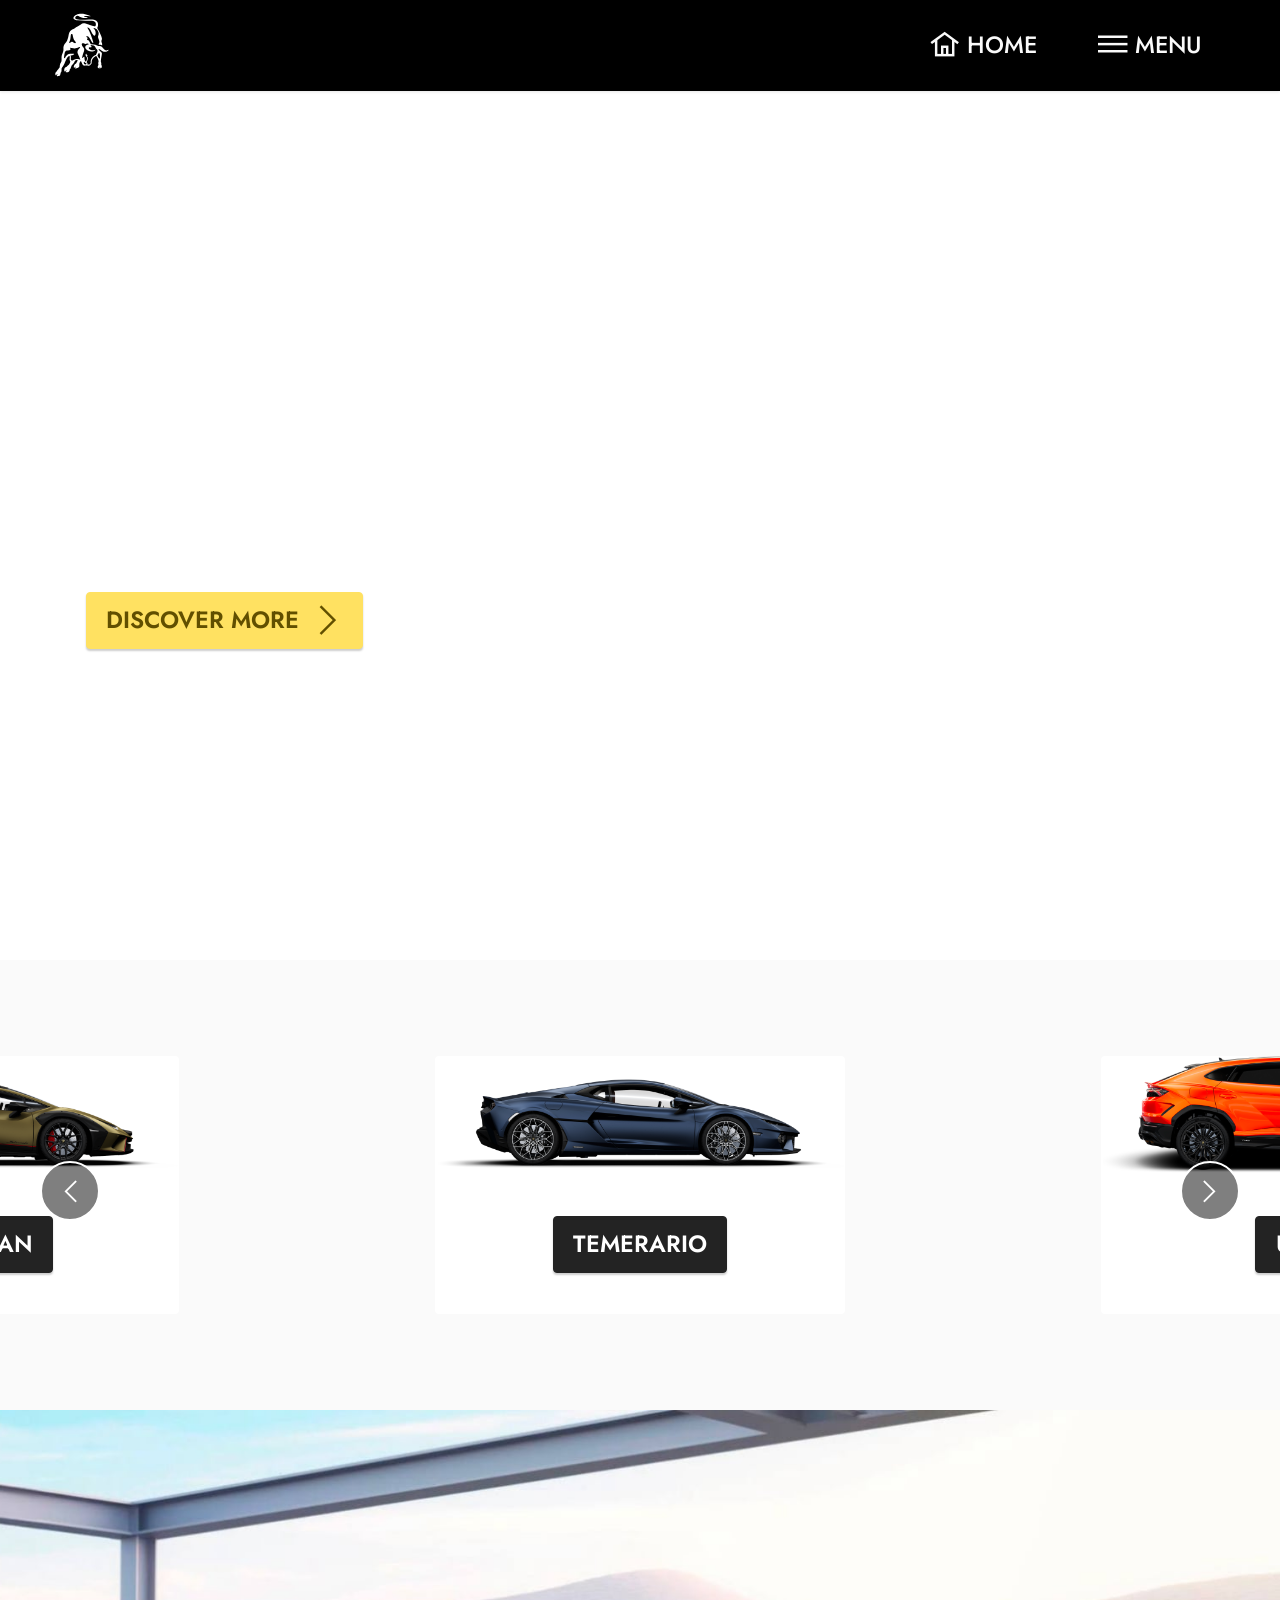
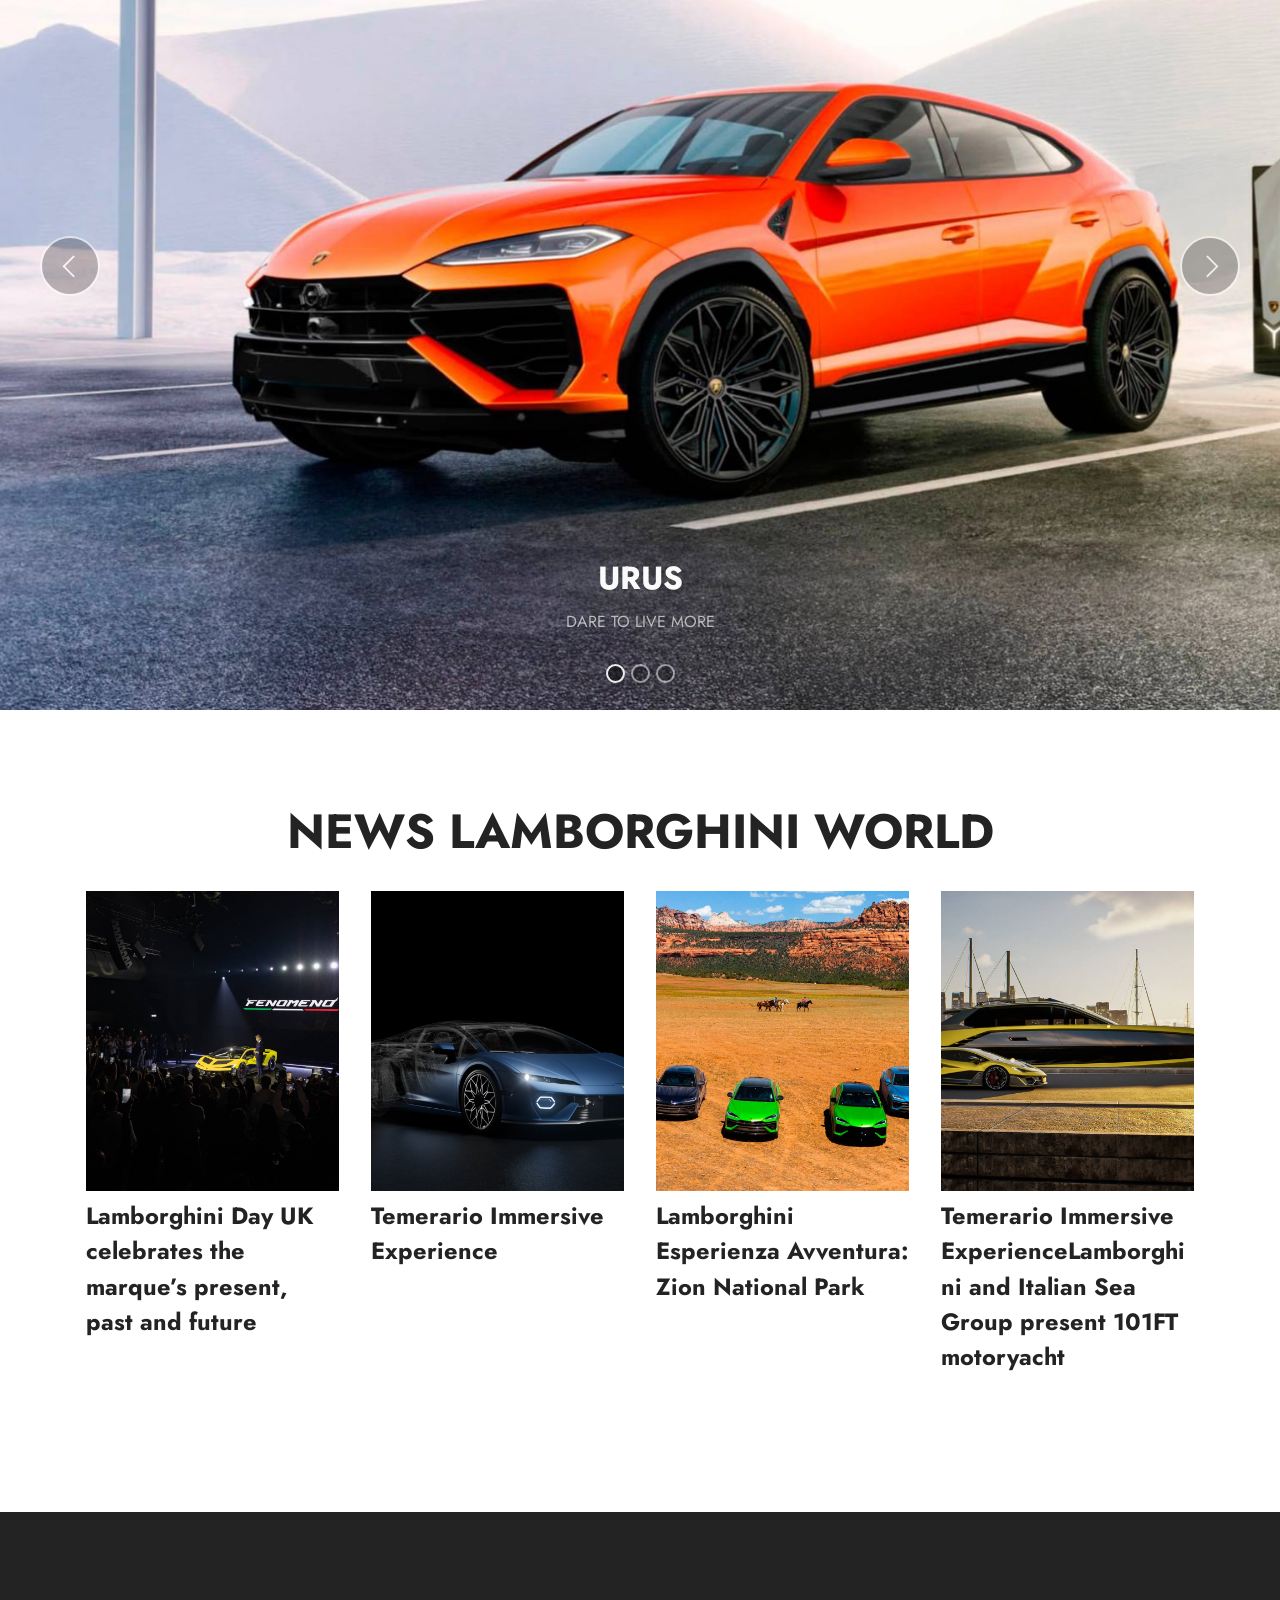
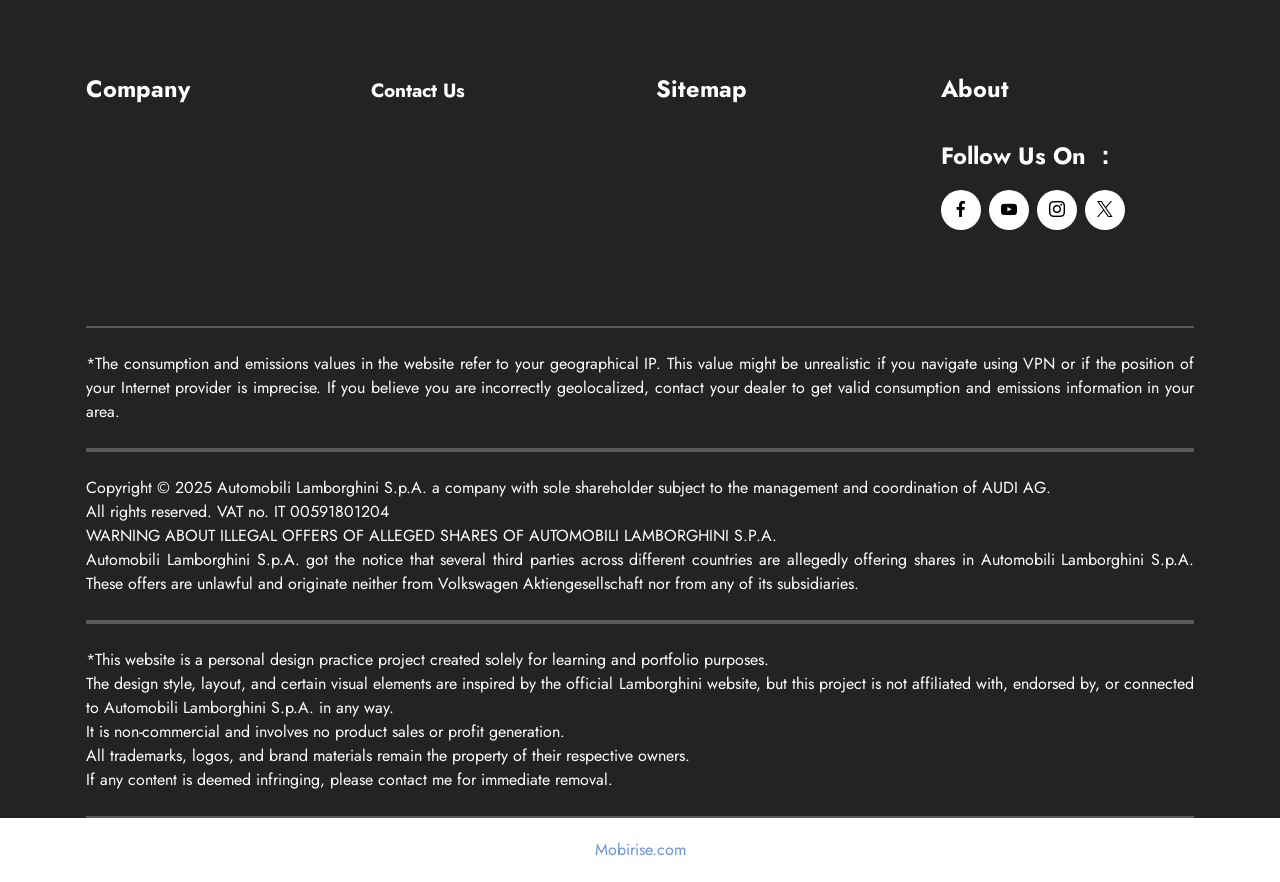
<file: index.html>
<!DOCTYPE html>
<html  >
<head>
  <!-- Site made with Mobirise Website Builder v6.1.4, https://mobirise.com -->
  <meta charset="UTF-8">
  <meta http-equiv="X-UA-Compatible" content="IE=edge">
  <meta name="generator" content="Mobirise v6.1.4, mobirise.com">
  <meta name="viewport" content="width=device-width, initial-scale=1, minimum-scale=1">
  <link rel="shortcut icon" href="assets/images/e4b88be8bdbd-128x128.png" type="image/x-icon">
  <meta name="description" content="Lamborghini Official Website: find Lamborghini models, new releases, latest news, events, and the dealers across the world.">
  
  
  <title>Lamborghini | Design By Li Hoong</title>
  <link rel="stylesheet" href="assets/web/assets/mobirise-icons2/mobirise2.css">
  <link rel="stylesheet" href="assets/bootstrap/css/bootstrap.min.css">
  <link rel="stylesheet" href="assets/dropdown/css/style.css">
  <link rel="stylesheet" href="assets/socicon/css/styles.css">
  <link rel="stylesheet" href="assets/theme/css/style.css">
  <link rel="preload" href="https://fonts.googleapis.com/css?family=Jost:100,200,300,400,500,600,700,800,900,100i,200i,300i,400i,500i,600i,700i,800i,900i&display=swap" as="style" onload="this.onload=null;this.rel='stylesheet'">
  <noscript><link rel="stylesheet" href="https://fonts.googleapis.com/css?family=Jost:100,200,300,400,500,600,700,800,900,100i,200i,300i,400i,500i,600i,700i,800i,900i&display=swap"></noscript>
  <link rel="preload" as="style" href="assets/mobirise/css/mbr-additional.css?v=T5YaqO"><link rel="stylesheet" href="assets/mobirise/css/mbr-additional.css?v=T5YaqO" type="text/css">

  
  
  
</head>
<body>
  
  <section data-bs-version="5.1" class="menu menu3 cid-uYOpqU1B2g" once="menu" id="menu3-2">
    
    <nav class="navbar navbar-dropdown navbar-fixed-top navbar-expand-lg">
        <div class="container-fluid">
            <div class="navbar-brand">
                <span class="navbar-logo">
                    <a href="https://mobiri.se">
                        <img src="assets/images/logo-header-1.svg" alt="Mobirise Website Builder" style="height: 4.4rem;">
                    </a>
                </span>
                
            </div>
            <button class="navbar-toggler" type="button" data-toggle="collapse" data-bs-toggle="collapse" data-target="#navbarSupportedContent" data-bs-target="#navbarSupportedContent" aria-controls="navbarNavAltMarkup" aria-expanded="false" aria-label="Toggle navigation">
                <div class="hamburger">
                    <span></span>
                    <span></span>
                    <span></span>
                    <span></span>
                </div>
            </button>
            <div class="collapse navbar-collapse" id="navbarSupportedContent">
                <ul class="navbar-nav nav-dropdown nav-right" data-app-modern-menu="true"><li class="nav-item"><a class="nav-link link text-white display-4" href="https://mobiri.se"></a></li>
                    <li class="nav-item"><a class="nav-link link text-white text-primary display-4" href="index.html"><span class="mobi-mbri mobi-mbri-home mbr-iconfont mbr-iconfont-btn"></span>HOME</a></li><li class="nav-item"><a class="nav-link link text-white text-primary display-4" href="menu.html"><span class="mobi-mbri mobi-mbri-menu mbr-iconfont mbr-iconfont-btn"></span>MENU</a>
                    </li></ul>
                
                
            </div>
        </div>
    </nav>
</section>

<section data-bs-version="5.1" class="header1 cid-uYOtN1a3mw mbr-fullscreen" data-bg-video="https://youtu.be/qWTy165_h6Q?si=bBkEsJtVq54Mc9fd" id="header1-6">

    

    <div class="mbr-fallback-image disabled"></div>
    <div class="mbr-overlay" style="opacity: 0; background-color: rgb(250, 250, 250);"></div>

    <div class="container">
        <div class="row">
            <div class="col-12 col-lg-7">
                <h1 class="mbr-section-title mbr-fonts-style mb-3 display-5"><strong>TEMERARIO</strong></h1>
                
                <p class="mbr-text mbr-fonts-style display-1"><strong>FROM THE ALPS
<br>TO THE SEA</strong></p>
                <div class="mbr-section-btn mt-3"><a class="btn btn-warning display-4" href="news.html"><span class="mobi-mbri mobi-mbri-arrow-next mbr-iconfont mbr-iconfont-btn"></span>DISCOVER MORE&nbsp;</a></div>
            </div>
        </div>
    </div>
</section>

<section data-bs-version="5.1" class="slider3 mbr-embla cid-uYPaanGBJd" id="slider3-c">
    

    
    
    <div class="position-relative text-center">
        
        <div class="embla" data-skip-snaps="true" data-align="center" data-contain-scroll="trimSnaps" data-loop="true" data-auto-play-interval="5" data-draggable="true">
            <div class="embla__viewport container-fluid">
                <div class="embla__container">
                    <div class="embla__slide slider-image item" style="margin-left: 8rem; margin-right: 8rem;">
                        <div class="card-wrap">
                            <div class="item-wrapper position-relative">
                                <div class="image-wrap">
                                    <img src="assets/images/familychooser-temerario.webp" alt="Mobirise Website Builder" data-slide-to="0" data-bs-slide-to="0">
                                </div>
                            </div>
                            <div class="content-wrap">
                                
                                
                                
                                
                                <div class="mbr-section-btn card-btn align-center"><a class="btn btn-black display-4" href="page4.html">TEMERARIO</a></div>
                            </div>
                        </div>
                    </div>
                    
                    <div class="embla__slide slider-image item" style="margin-left: 8rem; margin-right: 8rem;">
                        <div class="card-wrap">
                            <div class="item-wrapper position-relative">
                                <div class="image-wrap">
                                    <img src="assets/images/models-urus-se.webp" alt="Mobirise Website Builder" data-slide-to="1" data-bs-slide-to="1">
                                </div>
                            </div>
                            <div class="content-wrap">
                                
                                
                                
                                
                                <div class="mbr-section-btn card-btn align-center"><a class="btn btn-black display-4" href="page7.html">URUS</a></div>
                            </div>
                        </div>
                    </div>
                    <div class="embla__slide slider-image item" style="margin-left: 8rem; margin-right: 8rem;">
                        <div class="card-wrap">
                            <div class="item-wrapper position-relative">
                                <div class="image-wrap">
                                    <img src="assets/images/familychooser-revuelto.webp" alt="Mobirise Website Builder" data-slide-to="2" data-bs-slide-to="2">
                                </div>
                            </div>
                            <div class="content-wrap">
                                
                                
                                
                                
                                <div class="mbr-section-btn card-btn align-center"><a class="btn btn-black display-4" href="page8.html">REVUELTO</a></div>
                            </div>
                        </div>
                    </div><div class="embla__slide slider-image item" style="margin-left: 8rem; margin-right: 8rem;">
                        <div class="card-wrap">
                            <div class="item-wrapper position-relative">
                                <div class="image-wrap">
                                    <img src="assets/images/familychooser-huracan-sterrato.webp" alt="Mobirise Website Builder" data-slide-to="3" data-bs-slide-to="3">
                                </div>
                            </div>
                            <div class="content-wrap">
                                
                                
                                
                                
                                <div class="mbr-section-btn card-btn align-center"><a class="btn btn-black display-4" href="page9.html">HURACAN</a></div>
                            </div>
                        </div>
                    </div>
                </div>
            </div>
            <button class="embla__button embla__button--prev">
                <span class="mobi-mbri mobi-mbri-arrow-prev mbr-iconfont" aria-hidden="true"></span>
                <span class="sr-only visually-hidden visually-hidden">Previous</span>
            </button>
            <button class="embla__button embla__button--next">
                <span class="mobi-mbri mobi-mbri-arrow-next mbr-iconfont" aria-hidden="true"></span>
                <span class="sr-only visually-hidden visually-hidden">Next</span>
            </button>
        </div>
    </div>
</section>

<section data-bs-version="5.1" class="slider1 cid-uYPjOqt52y mbr-fullscreen" id="slider1-l">
    
    <div class="carousel slide carousel-fade" id="uZ1l98PayK" data-ride="carousel" data-bs-ride="carousel" data-interval="5000" data-bs-interval="5000">
        <ol class="carousel-indicators">
            <li data-slide-to="0" data-bs-slide-to="0" class="active" data-target="#uZ1l98PayK" data-bs-target="#uZ1l98PayK"></li>
            <li data-slide-to="1" data-bs-slide-to="1" data-target="#uZ1l98PayK" data-bs-target="#uZ1l98PayK"></li><li data-slide-to="2" data-bs-slide-to="2" data-target="#uZ1l98PayK" data-bs-target="#uZ1l98PayK"></li>
            
        </ol>
        <div class="carousel-inner">
            <div class="carousel-item slider-image item active">
                <div class="item-wrapper">
                    <img class="d-block w-100" src="assets/images/hero-1900x1069.jpg" alt="Mobirise Website Builder" data-slide-to="0" data-bs-slide-to="0">
                    
                    <div class="carousel-caption">
                        <h5 class="mbr-section-subtitle mbr-fonts-style display-5"><a href="page3.html" class="text-white"><strong>URUS</strong></a></h5>
                        <p class="mbr-section-text mbr-fonts-style display-7">DARE TO LIVE MORE</p>
                    </div>
                </div>
            </div>
            <div class="carousel-item slider-image item">
                <div class="item-wrapper">
                    <img class="d-block w-100" src="assets/images/639366.webp" alt="Mobirise Website Builder" data-slide-to="1" data-bs-slide-to="1">
                    
                    <div class="carousel-caption">
                        <h5 class="mbr-section-subtitle mbr-fonts-style display-5"><a href="page5.html" class="text-white"><strong>REVUELTO</strong></a><strong><br></strong></h5>
                        <p class="mbr-section-text mbr-fonts-style display-7">FROM NOW ON<br></p>
                    </div>
                </div>
            </div><div class="carousel-item slider-image item">
                <div class="item-wrapper">
                    <img class="d-block w-100" src="assets/images/1-lamborghini-temerario-review-2025-1236x695.jpg" alt="Mobirise Website Builder" data-slide-to="2" data-bs-slide-to="2">
                    
                    <div class="carousel-caption">
                        <h5 class="mbr-section-subtitle mbr-fonts-style display-5"><a href="page4.html" class="text-white"><strong>TEMERARIO</strong></a></h5>
                        <p class="mbr-section-text mbr-fonts-style display-7">YOU CAN'T HIDE WHO YOU ARE<br></p>
                    </div>
                </div>
            </div>
            
        </div>
        <a class="carousel-control carousel-control-prev" role="button" data-slide="prev" data-bs-slide="prev" href="#uZ1l98PayK">
            <span class="mobi-mbri mobi-mbri-arrow-prev" aria-hidden="true"></span>
            <span class="sr-only visually-hidden">Previous</span>
        </a>
        <a class="carousel-control carousel-control-next" role="button" data-slide="next" data-bs-slide="next" href="#uZ1l98PayK">
            <span class="mobi-mbri mobi-mbri-arrow-next" aria-hidden="true"></span>
            <span class="sr-only visually-hidden">Next</span>
        </a>
    </div>
</section>

<section data-bs-version="5.1" class="gallery5 mbr-gallery cid-uYPjzjU4Yc" id="gallery5-k">
    

    
    

    <div class="container">
        <div class="mbr-section-head">
            <h3 class="mbr-section-title mbr-fonts-style align-center m-0 display-2"><strong>NEWS LAMBORGHINI WORLD</strong></h3>
            
        </div>
        <div class="row mbr-gallery mt-4">
            <div class="col-12 col-md-6 col-lg-3 item gallery-image active">
                <div class="item-wrapper" data-toggle="modal" data-bs-toggle="modal" data-target="#uZ1l991HE4-modal" data-bs-target="#uZ1l991HE4-modal">
                    <img class="w-100" src="assets/images/cover.webp" alt="Mobirise Website Builder" data-slide-to="0" data-bs-slide-to="0" data-target="#lb-uZ1l991HE4" data-bs-target="#lb-uZ1l991HE4">
                    <div class="icon-wrapper">
                        <span class="mobi-mbri mobi-mbri-search mbr-iconfont mbr-iconfont-btn"></span>
                    </div>
                </div>
                <h6 class="mbr-item-subtitle mbr-fonts-style align-center mb-2 mt-2 display-4"><strong>Lamborghini Day UK celebrates the marque’s present, past and future</strong></h6>
            </div><div class="col-12 col-md-6 col-lg-3 item gallery-image">
                <div class="item-wrapper" data-toggle="modal" data-bs-toggle="modal" data-target="#uZ1l991HE4-modal" data-bs-target="#uZ1l991HE4-modal">
                    <img class="w-100" src="assets/images/c80a5e3081a9e65598014d1cda09ed0a7d1cff60.webp" alt="Mobirise Website Builder" data-slide-to="1" data-bs-slide-to="1" data-target="#lb-uZ1l991HE4" data-bs-target="#lb-uZ1l991HE4">
                    <div class="icon-wrapper">
                        <span class="mobi-mbri mobi-mbri-search mbr-iconfont mbr-iconfont-btn"></span>
                    </div>
                </div>
                <h6 class="mbr-item-subtitle mbr-fonts-style align-center mb-2 mt-2 display-4"><strong>Temerario Immersive Experience</strong></h6>
            </div><div class="col-12 col-md-6 col-lg-3 item gallery-image">
                <div class="item-wrapper" data-toggle="modal" data-bs-toggle="modal" data-target="#uZ1l991HE4-modal" data-bs-target="#uZ1l991HE4-modal">
                    <img class="w-100" src="assets/images/coversito.webp" alt="Mobirise Website Builder" data-slide-to="2" data-bs-slide-to="2" data-target="#lb-uZ1l991HE4" data-bs-target="#lb-uZ1l991HE4">
                    <div class="icon-wrapper">
                        <span class="mobi-mbri mobi-mbri-search mbr-iconfont mbr-iconfont-btn"></span>
                    </div>
                </div>
                <h6 class="mbr-item-subtitle mbr-fonts-style align-center mb-2 mt-2 display-4"><strong>Lamborghini Esperienza Avventura: Zion National Park</strong></h6>
            </div><div class="col-12 col-md-6 col-lg-3 item gallery-image">
                <div class="item-wrapper" data-toggle="modal" data-bs-toggle="modal" data-target="#uZ1l991HE4-modal" data-bs-target="#uZ1l991HE4-modal">
                    <img class="w-100" src="assets/images/cover-2.webp" alt="Mobirise Website Builder" data-slide-to="3" data-bs-slide-to="3" data-target="#lb-uZ1l991HE4" data-bs-target="#lb-uZ1l991HE4">
                    <div class="icon-wrapper">
                        <span class="mobi-mbri mobi-mbri-search mbr-iconfont mbr-iconfont-btn"></span>
                    </div>
                </div>
                <h6 class="mbr-item-subtitle mbr-fonts-style align-center mb-2 mt-2 display-4"><strong>Temerario Immersive ExperienceLamborghini and Italian Sea Group present 101FT motoryacht</strong></h6>
            </div>
            
            
            
        </div>

        <div class="modal mbr-slider" tabindex="-1" role="dialog" aria-hidden="true" id="uZ1l991HE4-modal">
            <div class="modal-dialog" role="document">
                <div class="modal-content">
                    <div class="modal-body">
                        <div class="carousel slide carousel-fade" id="lb-uZ1l991HE4" data-ride="carousel" data-bs-ride="carousel" data-interval="5000" data-bs-interval="5000">
                            <div class="carousel-inner">
                                <div class="carousel-item active">
                                    <img class="d-block w-100" src="assets/images/cover.webp" alt="Mobirise Website Builder">
                                </div><div class="carousel-item">
                                    <img class="d-block w-100" src="assets/images/c80a5e3081a9e65598014d1cda09ed0a7d1cff60.webp" alt="Mobirise Website Builder">
                                </div><div class="carousel-item">
                                    <img class="d-block w-100" src="assets/images/coversito.webp" alt="Mobirise Website Builder">
                                </div><div class="carousel-item">
                                    <img class="d-block w-100" src="assets/images/cover-2.webp" alt="Mobirise Website Builder">
                                </div>
                                
                                
                                
                            </div>
                            <ol class="carousel-indicators">
                                <li data-slide-to="0" data-bs-slide-to="0" class="active" data-target="#lb-uZ1l991HE4" data-bs-target="#lb-uZ1l991HE4"></li>
                                <li data-slide-to="1" data-bs-slide-to="1" data-target="#lb-uZ1l991HE4" data-bs-target="#lb-uZ1l991HE4"></li>
                                <li data-slide-to="2" data-bs-slide-to="2" data-target="#lb-uZ1l991HE4" data-bs-target="#lb-uZ1l991HE4"></li>
                                <li data-slide-to="3" data-bs-slide-to="3" data-target="#lb-uZ1l991HE4" data-bs-target="#lb-uZ1l991HE4"></li>
                            </ol>
                            <a role="button" href="" class="close" data-dismiss="modal" data-bs-dismiss="modal" aria-label="Close">
                            </a>
                            <a class="carousel-control-prev carousel-control" role="button" data-slide="prev" data-bs-slide="prev" href="#lb-uZ1l991HE4">
                                <span class="mobi-mbri mobi-mbri-arrow-prev" aria-hidden="true"></span>
                                <span class="sr-only visually-hidden">Previous</span>
                            </a>
                            <a class="carousel-control-next carousel-control" role="button" data-slide="next" data-bs-slide="next" href="#lb-uZ1l991HE4">
                                <span class="mobi-mbri mobi-mbri-arrow-next" aria-hidden="true"></span>
                                <span class="sr-only visually-hidden">Next</span>
                            </a>
                        </div>
                    </div>
                </div>
            </div>
        </div>
    </div>
</section>

<section data-bs-version="5.1" class="footer1 cid-uYPiysfBQu" once="footers" id="footer1-g">

    

    
    
    <div class="container">
        <div class="row mbr-white">
            <div class="col-12 col-md-6 col-lg-3">
                <h5 class="mbr-section-subtitle mbr-fonts-style mb-2 display-4">
                    <strong>Company</strong>
                </h5>
                <ul class="list mbr-fonts-style display-7"></ul>
            </div>
            <div class="col-12 col-md-6 col-lg-3">
                <h5 class="mbr-section-subtitle mbr-fonts-style mb-2 display-4">
                    <strong>
</strong>
                <div><span style="font-size: 1.2rem;"><strong>Contact Us</strong></span><br></div></h5>
                <ul class="list mbr-fonts-style display-7"></ul>
            </div>
            <div class="col-12 col-md-6 col-lg-3">
                <h5 class="mbr-section-subtitle mbr-fonts-style mb-2 display-4"><strong>Sitemap</strong></h5>
                <ul class="list mbr-fonts-style display-7"></ul>
            </div>
            <div class="col-12 col-md-6 col-lg-3">
                <h5 class="mbr-section-subtitle mbr-fonts-style mb-2 display-4">
                    <strong>About</strong>
                </h5>
                <p class="mbr-text mbr-fonts-style mb-4 display-7"></p>
                <h5 class="mbr-section-subtitle mbr-fonts-style mb-3 display-4"><strong>Follow Us On ：</strong></h5>
                <div class="social-row display-7">
                    <div class="soc-item">
                        <a href="https://www.facebook.com/Lamborghini/" target="_blank">
                            <span class="mbr-iconfont socicon-facebook socicon"></span>
                        </a>
                    </div>
                    <div class="soc-item">
                        <a href="https://www.youtube.com/channel/UC9DXZC8BCDOW6pYAQKgozqw" target="_blank">
                            <span class="mbr-iconfont socicon-youtube socicon"></span>
                        </a>
                    </div>
                    <div class="soc-item">
                        <a href="https://www.instagram.com/lamborghini/?hl=en" target="_blank">
                            <span class="mbr-iconfont socicon-instagram socicon"></span>
                        </a>
                    </div>
                    <div class="soc-item">
                        <a href="https://x.com/Lamborghini" target="_blank">
                            <span class="mbr-iconfont socicon-twitter socicon"></span>
                        </a>
                    </div>
                </div>
            </div>
            
        </div>
    </div>
</section>

<section data-bs-version="5.1" class="content6 cid-uYPiCl31Jp" id="content6-h">
    
    <div class="container">
        <div class="row justify-content-center">
            <div class="col-md-12 col-lg-12">
                <hr class="line">
                <p class="mbr-text align-center mbr-fonts-style my-4 display-7">*The consumption and emissions values in the website refer to your geographical IP. This value might be unrealistic if you navigate using VPN or if the position of your Internet provider is imprecise. If you believe you are incorrectly geolocalized, contact your dealer to get valid consumption and emissions information in your area.<br></p>
                <hr class="line">
            </div>
        </div>
    </div>
</section>

<section data-bs-version="5.1" class="content6 cid-uYPiCycziT" id="content6-i">
    
    <div class="container">
        <div class="row justify-content-center">
            <div class="col-md-12 col-lg-12">
                <hr class="line">
                <p class="mbr-text align-center mbr-fonts-style my-4 display-7">Copyright © 2025 Automobili Lamborghini S.p.A. a company with sole shareholder subject to the management and coordination of AUDI AG.<br>All rights reserved. VAT no. IT 00591801204<br>WARNING ABOUT ILLEGAL OFFERS OF ALLEGED SHARES OF AUTOMOBILI LAMBORGHINI S.P.A.<br>Automobili Lamborghini S.p.A. got the notice that several third parties across different countries are allegedly offering shares in Automobili Lamborghini S.p.A. These offers are unlawful and originate neither from Volkswagen Aktiengesellschaft nor from any of its subsidiaries.</p>
                <hr class="line">
            </div>
        </div>
    </div>
</section>

<section data-bs-version="5.1" class="content6 cid-uZ1hfxPkpv" id="content6-3p">
    
    <div class="container">
        <div class="row justify-content-center">
            <div class="col-md-12 col-lg-12">
                <hr class="line">
                <p class="mbr-text align-center mbr-fonts-style my-4 display-7">*This website is a personal design practice project created solely for learning and portfolio purposes.<br>The design style, layout, and certain visual elements are inspired by the official Lamborghini website, but this project is not affiliated with, endorsed by, or connected to Automobili Lamborghini S.p.A. in any way.<br>It is non-commercial and involves no product sales or profit generation.<br>All trademarks, logos, and brand materials remain the property of their respective owners.<br>If any content is deemed infringing, please contact me for immediate removal.<br></p>
                <hr class="line">
            </div>
        </div>
    </div>
</section><section class="display-7" style="padding: 0;align-items: center;justify-content: center;flex-wrap: wrap;    align-content: center;display: flex;position: relative;height: 4rem;"><a href="https://mobiri.se/" style="flex: 1 1;height: 4rem;position: absolute;width: 100%;z-index: 1;"><img alt="" style="height: 4rem;" src="[data-uri]"></a><p style="margin: 0;text-align: center;" class="display-7">&#8204;</p><a style="z-index:1" href="https://mobirise.com">Mobirise.com </a></section><script src="assets/bootstrap/js/bootstrap.bundle.min.js"></script>  <script src="assets/smoothscroll/smooth-scroll.js"></script>  <script src="assets/ytplayer/index.js"></script>  <script src="assets/dropdown/js/navbar-dropdown.js"></script>  <script src="assets/vimeoplayer/player.js"></script>  <script src="assets/embla/embla.min.js"></script>  <script src="assets/embla/script.js"></script>  <script src="assets/theme/js/script.js"></script>  
  
  
</body>
</html>
</file>
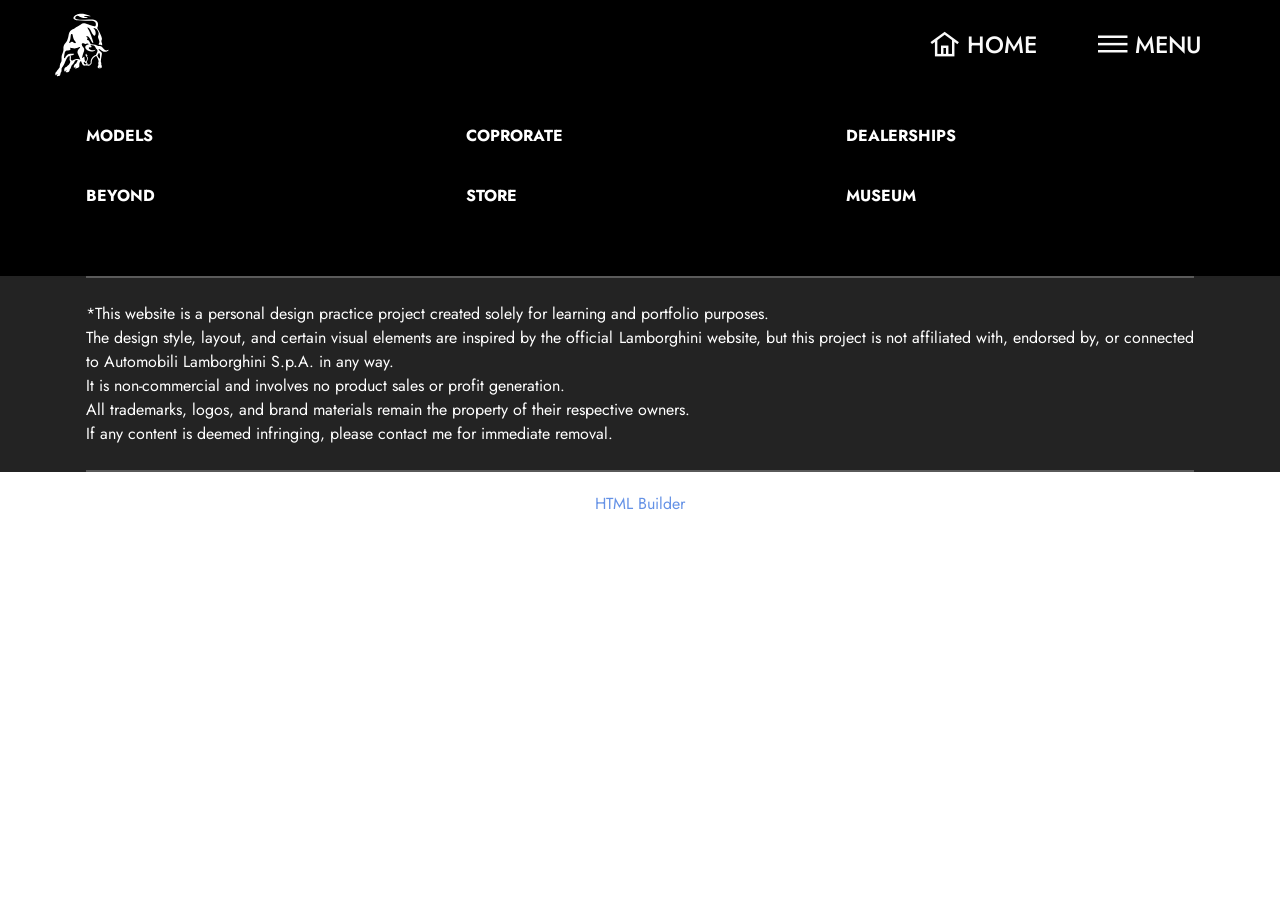
<file: menu.html>
<!DOCTYPE html>
<html  >
<head>
  <!-- Site made with Mobirise Website Builder v6.1.4, https://mobirise.com -->
  <meta charset="UTF-8">
  <meta http-equiv="X-UA-Compatible" content="IE=edge">
  <meta name="generator" content="Mobirise v6.1.4, mobirise.com">
  <meta name="viewport" content="width=device-width, initial-scale=1, minimum-scale=1">
  <link rel="shortcut icon" href="assets/images/e4b88be8bdbd-128x128.png" type="image/x-icon">
  <meta name="description" content="">
  
  
  <title>menu</title>
  <link rel="stylesheet" href="assets/web/assets/mobirise-icons2/mobirise2.css">
  <link rel="stylesheet" href="assets/bootstrap/css/bootstrap.min.css">
  <link rel="stylesheet" href="assets/dropdown/css/style.css">
  <link rel="stylesheet" href="assets/socicon/css/styles.css">
  <link rel="stylesheet" href="assets/theme/css/style.css">
  <link rel="preload" href="https://fonts.googleapis.com/css?family=Jost:100,200,300,400,500,600,700,800,900,100i,200i,300i,400i,500i,600i,700i,800i,900i&display=swap" as="style" onload="this.onload=null;this.rel='stylesheet'">
  <noscript><link rel="stylesheet" href="https://fonts.googleapis.com/css?family=Jost:100,200,300,400,500,600,700,800,900,100i,200i,300i,400i,500i,600i,700i,800i,900i&display=swap"></noscript>
  <link rel="preload" as="style" href="assets/mobirise/css/mbr-additional.css?v=P0k4xP"><link rel="stylesheet" href="assets/mobirise/css/mbr-additional.css?v=P0k4xP" type="text/css">

  
  
  
</head>
<body>
  
  <section data-bs-version="5.1" class="menu menu3 cid-uYOpqU1B2g" once="menu" id="menu3-r">
    
    <nav class="navbar navbar-dropdown navbar-fixed-top navbar-expand-lg">
        <div class="container-fluid">
            <div class="navbar-brand">
                <span class="navbar-logo">
                    <a href="https://mobiri.se">
                        <img src="assets/images/logo-header-1.svg" alt="Mobirise Website Builder" style="height: 4.4rem;">
                    </a>
                </span>
                
            </div>
            <button class="navbar-toggler" type="button" data-toggle="collapse" data-bs-toggle="collapse" data-target="#navbarSupportedContent" data-bs-target="#navbarSupportedContent" aria-controls="navbarNavAltMarkup" aria-expanded="false" aria-label="Toggle navigation">
                <div class="hamburger">
                    <span></span>
                    <span></span>
                    <span></span>
                    <span></span>
                </div>
            </button>
            <div class="collapse navbar-collapse" id="navbarSupportedContent">
                <ul class="navbar-nav nav-dropdown nav-right" data-app-modern-menu="true"><li class="nav-item"><a class="nav-link link text-white display-4" href="https://mobiri.se"></a></li>
                    <li class="nav-item"><a class="nav-link link text-white text-primary display-4" href="index.html"><span class="mobi-mbri mobi-mbri-home mbr-iconfont mbr-iconfont-btn"></span>HOME</a></li><li class="nav-item"><a class="nav-link link text-white text-primary display-4" href="menu.html"><span class="mobi-mbri mobi-mbri-menu mbr-iconfont mbr-iconfont-btn"></span>MENU</a>
                    </li></ul>
                
                
            </div>
        </div>
    </nav>
</section>

<section data-bs-version="5.1" class="social02 cid-uYUNTPAxHB" id="social02-t">
	

	
	
	<div class="container">
		<div class="row justify-content-center">
			<div class="col-12 content-head">
				
			</div>
		</div>
		<div class="row">
			<div class="item features-without-image col-12 col-md-6 col-lg-4">
				<div class="item-wrapper">
					
					<div class="card-box">
						<h4 class="card-title mbr-fonts-style mb-1 display-7"><strong>MODELS</strong></h4>
						
					</div>
				</div>
			</div>
			<div class="item features-without-image col-12 col-md-6 col-lg-4">
				<div class="item-wrapper">
					
					<div class="card-box">
						<h4 class="card-title mbr-fonts-style mb-1 display-7"><strong>COPRORATE</strong></h4>
						
					</div>
				</div>
			</div><div class="item features-without-image col-12 col-md-6 col-lg-4">
				<div class="item-wrapper">
					
					<div class="card-box">
						<h4 class="card-title mbr-fonts-style mb-1 display-7"><strong>DEALERSHIPS</strong></h4>
						
					</div>
				</div>
			</div><div class="item features-without-image col-12 col-md-6 col-lg-4">
				<div class="item-wrapper">
					
					<div class="card-box">
						<h4 class="card-title mbr-fonts-style mb-1 display-7"><strong>BEYOND</strong></h4>
						
					</div>
				</div>
			</div><div class="item features-without-image col-12 col-md-6 col-lg-4">
				<div class="item-wrapper">
					
					<div class="card-box">
						<h4 class="card-title mbr-fonts-style mb-1 display-7"><strong>STORE</strong></h4>
						
					</div>
				</div>
			</div><div class="item features-without-image col-12 col-md-6 col-lg-4">
				<div class="item-wrapper">
					
					<div class="card-box">
						<h4 class="card-title mbr-fonts-style mb-1 display-7"><strong>MUSEUM</strong></h4>
						
					</div>
				</div>
			</div>
			
			
			
			
		</div>
	</div>
</section>

<section data-bs-version="5.1" class="content6 cid-uZ1i91YuLG" id="content6-3v">
    
    <div class="container">
        <div class="row justify-content-center">
            <div class="col-md-12 col-lg-12">
                <hr class="line">
                <p class="mbr-text align-center mbr-fonts-style my-4 display-7">*This website is a personal design practice project created solely for learning and portfolio purposes.<br>The design style, layout, and certain visual elements are inspired by the official Lamborghini website, but this project is not affiliated with, endorsed by, or connected to Automobili Lamborghini S.p.A. in any way.<br>It is non-commercial and involves no product sales or profit generation.<br>All trademarks, logos, and brand materials remain the property of their respective owners.<br>If any content is deemed infringing, please contact me for immediate removal.<br></p>
                <hr class="line">
            </div>
        </div>
    </div>
</section><section class="display-7" style="padding: 0;align-items: center;justify-content: center;flex-wrap: wrap;    align-content: center;display: flex;position: relative;height: 4rem;"><a href="https://mobiri.se/" style="flex: 1 1;height: 4rem;position: absolute;width: 100%;z-index: 1;"><img alt="" style="height: 4rem;" src="[data-uri]"></a><p style="margin: 0;text-align: center;" class="display-7">&#8204;</p><a style="z-index:1" href="https://mobirise.com/html-builder.html">HTML Builder</a></section><script src="assets/bootstrap/js/bootstrap.bundle.min.js"></script>  <script src="assets/smoothscroll/smooth-scroll.js"></script>  <script src="assets/ytplayer/index.js"></script>  <script src="assets/dropdown/js/navbar-dropdown.js"></script>  <script src="assets/theme/js/script.js"></script>  
  
  
</body>
</html>
</file>
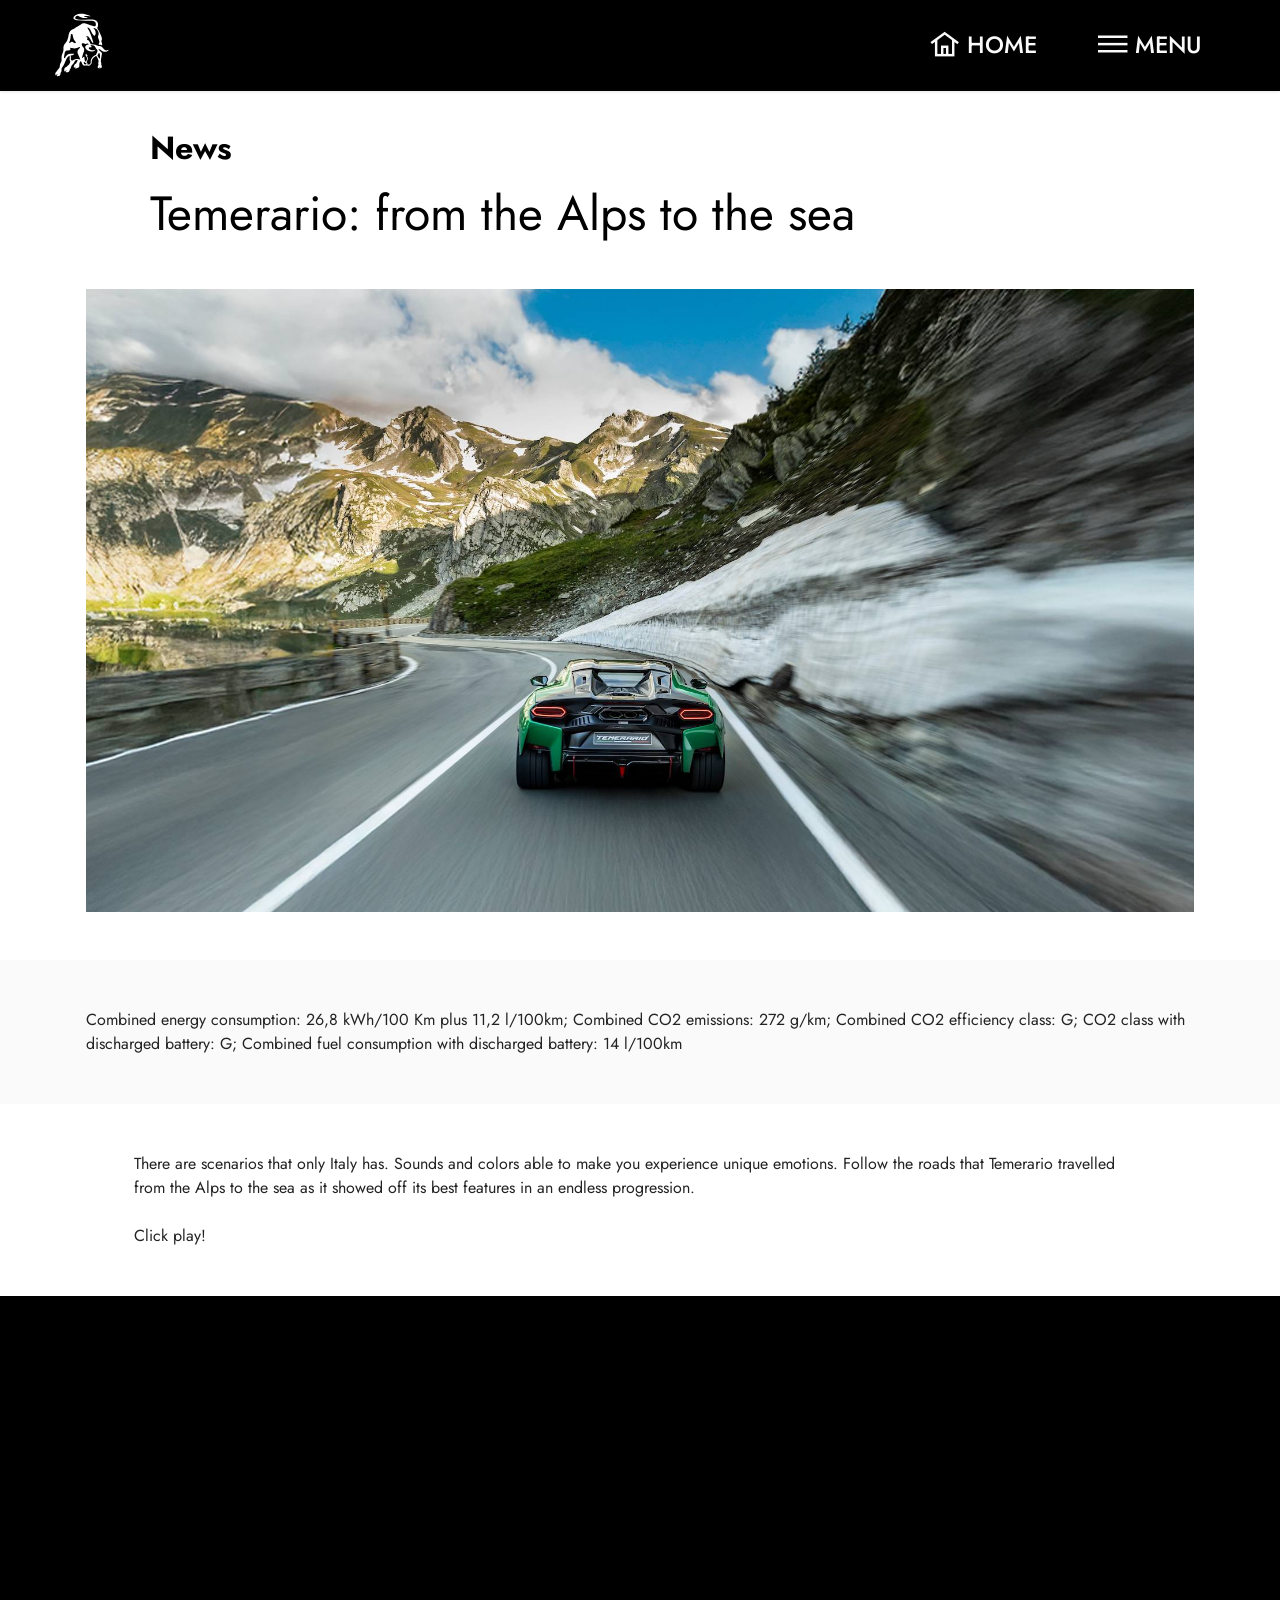
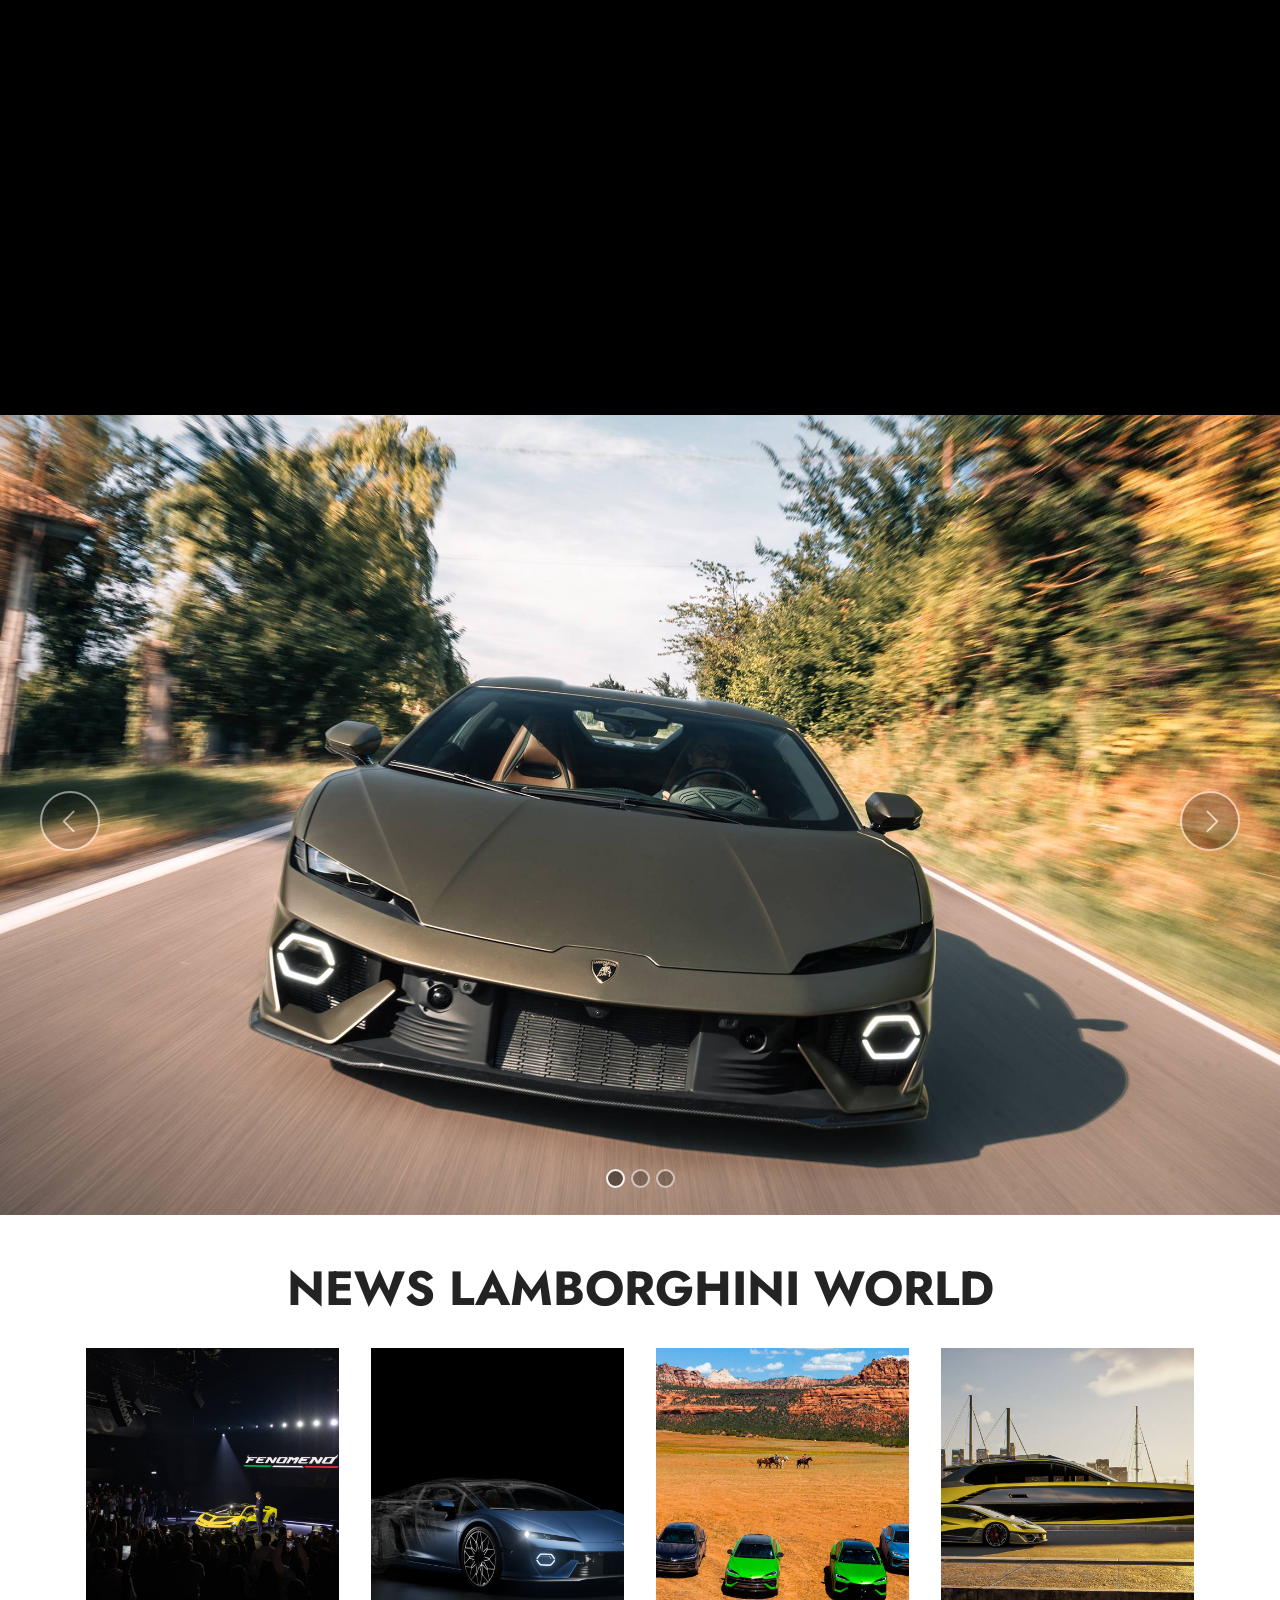
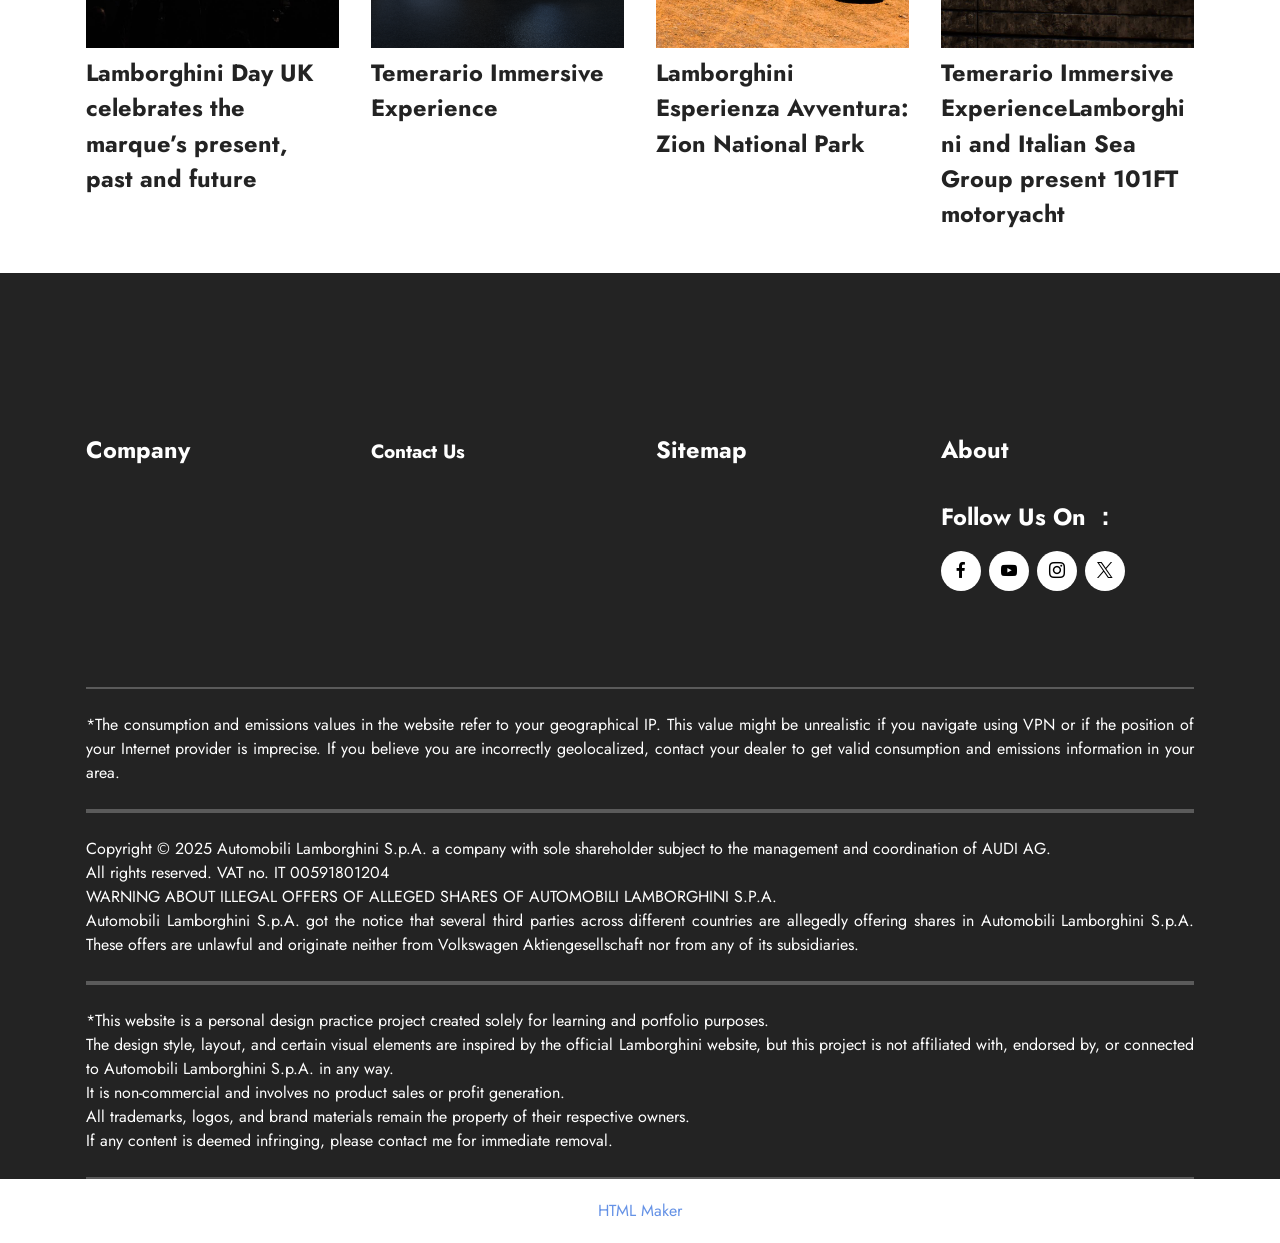
<file: news.html>
<!DOCTYPE html>
<html  >
<head>
  <!-- Site made with Mobirise Website Builder v6.1.4, https://mobirise.com -->
  <meta charset="UTF-8">
  <meta http-equiv="X-UA-Compatible" content="IE=edge">
  <meta name="generator" content="Mobirise v6.1.4, mobirise.com">
  <meta name="viewport" content="width=device-width, initial-scale=1, minimum-scale=1">
  <link rel="shortcut icon" href="assets/images/e4b88be8bdbd-128x128.png" type="image/x-icon">
  <meta name="description" content="">
  
  
  <title>News</title>
  <link rel="stylesheet" href="assets/web/assets/mobirise-icons2/mobirise2.css">
  <link rel="stylesheet" href="assets/bootstrap/css/bootstrap.min.css">
  <link rel="stylesheet" href="assets/dropdown/css/style.css">
  <link rel="stylesheet" href="assets/socicon/css/styles.css">
  <link rel="stylesheet" href="assets/theme/css/style.css">
  <link rel="preload" href="https://fonts.googleapis.com/css?family=Jost:100,200,300,400,500,600,700,800,900,100i,200i,300i,400i,500i,600i,700i,800i,900i&display=swap" as="style" onload="this.onload=null;this.rel='stylesheet'">
  <noscript><link rel="stylesheet" href="https://fonts.googleapis.com/css?family=Jost:100,200,300,400,500,600,700,800,900,100i,200i,300i,400i,500i,600i,700i,800i,900i&display=swap"></noscript>
  <link rel="preload" as="style" href="assets/mobirise/css/mbr-additional.css?v=zEHnsR"><link rel="stylesheet" href="assets/mobirise/css/mbr-additional.css?v=zEHnsR" type="text/css">

  
  
  
</head>
<body>
  
  <section data-bs-version="5.1" class="menu menu3 cid-uYOpqU1B2g" once="menu" id="menu3-v">
    
    <nav class="navbar navbar-dropdown navbar-fixed-top navbar-expand-lg">
        <div class="container-fluid">
            <div class="navbar-brand">
                <span class="navbar-logo">
                    <a href="https://mobiri.se">
                        <img src="assets/images/logo-header-1.svg" alt="Mobirise Website Builder" style="height: 4.4rem;">
                    </a>
                </span>
                
            </div>
            <button class="navbar-toggler" type="button" data-toggle="collapse" data-bs-toggle="collapse" data-target="#navbarSupportedContent" data-bs-target="#navbarSupportedContent" aria-controls="navbarNavAltMarkup" aria-expanded="false" aria-label="Toggle navigation">
                <div class="hamburger">
                    <span></span>
                    <span></span>
                    <span></span>
                    <span></span>
                </div>
            </button>
            <div class="collapse navbar-collapse" id="navbarSupportedContent">
                <ul class="navbar-nav nav-dropdown nav-right" data-app-modern-menu="true"><li class="nav-item"><a class="nav-link link text-white display-4" href="https://mobiri.se"></a></li>
                    <li class="nav-item"><a class="nav-link link text-white text-primary display-4" href="index.html"><span class="mobi-mbri mobi-mbri-home mbr-iconfont mbr-iconfont-btn"></span>HOME</a></li><li class="nav-item"><a class="nav-link link text-white text-primary display-4" href="menu.html"><span class="mobi-mbri mobi-mbri-menu mbr-iconfont mbr-iconfont-btn"></span>MENU</a>
                    </li></ul>
                
                
            </div>
        </div>
    </nav>
</section>

<section data-bs-version="5.1" class="article9 cid-uZ18yHPm5J" id="article09-3g">
  

  
  
  <div class="container">
    <div class="row justify-content-center">
      <div class="card col-md-12 col-lg-12">
        <div class="card-wrapper">
          <div class="card-content-text">
            
          <div class="row card-box align-left">
            
            
            <div class="item features-without-image col-12 active">
              <div class="item-wrapper">
                <h4 class="mbr-section-subtitle mbr-fonts-style mb-3 display-5"><strong>News</strong></h4>
                <p class="mbr-text mbr-fonts-style display-2">Temerario: from the Alps to the sea<br>
                </p>
              </div>
            </div>
          </div>
          </div>
          <div class="image-wrapper d-flex justify-content-center mt-3">
            <img src="assets/images/1111.webp" alt="Mobirise Website Builder">
          </div>
        </div>
      </div>
    </div>
  </div>
</section>

<section data-bs-version="5.1" class="content5 cid-uZ1aeUOMul" id="content5-3i">
    
    <div class="container">
        <div class="row justify-content-center">
            <div class="col-md-12 col-lg-12">
                
                
                <p class="mbr-text mbr-fonts-style display-7">Combined energy consumption: 26,8 kWh/100 Km plus 11,2 l/100km; Combined CO2 emissions: 272 g/km; Combined CO2 efficiency class: G; CO2 class with discharged battery: G; Combined fuel consumption with discharged battery: 14 l/100km&nbsp;<br></p>
            </div>
        </div>
    </div>
</section>

<section data-bs-version="5.1" class="content5 cid-uZ1ayuIimb" id="content5-3j">
    
    <div class="container">
        <div class="row justify-content-center">
            <div class="col-md-12 col-lg-11">
                
                
                <p class="mbr-text mbr-fonts-style display-7">There are scenarios that only Italy has. Sounds and colors able to make you experience unique emotions. Follow the roads that Temerario travelled from the Alps to the sea as it showed off its best features in an endless progression.
<br>
<br>Click play!</p>
            </div>
        </div>
    </div>
</section>

<section data-bs-version="5.1" class="video2 cid-uZ1aPQWcSX" id="video2-3k">
    
    
    
    <div class="container">
        
        <div class="row justify-content-center mt-4">
            <div class="col-12 col-md-12 video-block">
                <div class="video-wrapper"><iframe class="mbr-embedded-video" src="https://www.youtube.com/embed/oxBlVDnw5Lo?rel=0&amp;amp;mute=1&amp;showinfo=0&amp;autoplay=1&amp;loop=1&amp;playlist=oxBlVDnw5Lo" width="1280" height="720" frameborder="0" allowfullscreen></iframe></div>
                
            </div>
        </div>
    </div>
</section>

<section data-bs-version="5.1" class="slider1 cid-uZ1cs4rvD0" id="slider1-3m">
    
    <div class="carousel slide" id="uZ1l9jgX5U" data-interval="5000" data-bs-interval="5000">
        <ol class="carousel-indicators">
            <li data-slide-to="0" data-bs-slide-to="0" class="active" data-target="#uZ1l9jgX5U" data-bs-target="#uZ1l9jgX5U"></li>
            <li data-slide-to="1" data-bs-slide-to="1" data-target="#uZ1l9jgX5U" data-bs-target="#uZ1l9jgX5U"></li><li data-slide-to="2" data-bs-slide-to="2" data-target="#uZ1l9jgX5U" data-bs-target="#uZ1l9jgX5U"></li>
            
        </ol>
        <div class="carousel-inner">
            
            <div class="carousel-item slider-image item active">
                <div class="item-wrapper">
                    <img class="d-block w-100" src="assets/images/slidenuovasito.webp" alt="Mobirise Website Builder" data-slide-to="0" data-bs-slide-to="0">
                    
                    
                </div>
            </div><div class="carousel-item slider-image item">
                <div class="item-wrapper">
                    <img class="d-block w-100" src="assets/images/background5.jpg" alt="Mobirise Website Builder" data-slide-to="1" data-bs-slide-to="1">
                    
                    
                </div>
            </div>
            <div class="carousel-item slider-image item">
                <div class="item-wrapper">
                    <img class="d-block w-100" src="assets/images/s2.webp" alt="Mobirise Website Builder" data-slide-to="2" data-bs-slide-to="2">
                    
                    
                </div>
            </div>
        </div>
        <a class="carousel-control carousel-control-prev" role="button" data-slide="prev" data-bs-slide="prev" href="#uZ1l9jgX5U">
            <span class="mobi-mbri mobi-mbri-arrow-prev" aria-hidden="true"></span>
            <span class="sr-only visually-hidden">Previous</span>
        </a>
        <a class="carousel-control carousel-control-next" role="button" data-slide="next" data-bs-slide="next" href="#uZ1l9jgX5U">
            <span class="mobi-mbri mobi-mbri-arrow-next" aria-hidden="true"></span>
            <span class="sr-only visually-hidden">Next</span>
        </a>
    </div>
</section>

<section data-bs-version="5.1" class="gallery5 mbr-gallery cid-uZ1d4QSG5M" id="gallery5-3n">
    

    
    

    <div class="container">
        <div class="mbr-section-head">
            <h3 class="mbr-section-title mbr-fonts-style align-center m-0 display-2"><strong>NEWS LAMBORGHINI WORLD</strong></h3>
            
        </div>
        <div class="row mbr-gallery mt-4">
            <div class="col-12 col-md-6 col-lg-3 item gallery-image active">
                <div class="item-wrapper" data-toggle="modal" data-bs-toggle="modal" data-target="#uZ1l9jsA4b-modal" data-bs-target="#uZ1l9jsA4b-modal">
                    <img class="w-100" src="assets/images/cover.webp" alt="Mobirise Website Builder" data-slide-to="0" data-bs-slide-to="0" data-target="#lb-uZ1l9jsA4b" data-bs-target="#lb-uZ1l9jsA4b">
                    <div class="icon-wrapper">
                        <span class="mobi-mbri mobi-mbri-search mbr-iconfont mbr-iconfont-btn"></span>
                    </div>
                </div>
                <h6 class="mbr-item-subtitle mbr-fonts-style align-center mb-2 mt-2 display-4"><strong>Lamborghini Day UK celebrates the marque’s present, past and future</strong></h6>
            </div><div class="col-12 col-md-6 col-lg-3 item gallery-image">
                <div class="item-wrapper" data-toggle="modal" data-bs-toggle="modal" data-target="#uZ1l9jsA4b-modal" data-bs-target="#uZ1l9jsA4b-modal">
                    <img class="w-100" src="assets/images/c80a5e3081a9e65598014d1cda09ed0a7d1cff60.webp" alt="Mobirise Website Builder" data-slide-to="1" data-bs-slide-to="1" data-target="#lb-uZ1l9jsA4b" data-bs-target="#lb-uZ1l9jsA4b">
                    <div class="icon-wrapper">
                        <span class="mobi-mbri mobi-mbri-search mbr-iconfont mbr-iconfont-btn"></span>
                    </div>
                </div>
                <h6 class="mbr-item-subtitle mbr-fonts-style align-center mb-2 mt-2 display-4"><strong>Temerario Immersive Experience</strong></h6>
            </div><div class="col-12 col-md-6 col-lg-3 item gallery-image">
                <div class="item-wrapper" data-toggle="modal" data-bs-toggle="modal" data-target="#uZ1l9jsA4b-modal" data-bs-target="#uZ1l9jsA4b-modal">
                    <img class="w-100" src="assets/images/coversito.webp" alt="Mobirise Website Builder" data-slide-to="2" data-bs-slide-to="2" data-target="#lb-uZ1l9jsA4b" data-bs-target="#lb-uZ1l9jsA4b">
                    <div class="icon-wrapper">
                        <span class="mobi-mbri mobi-mbri-search mbr-iconfont mbr-iconfont-btn"></span>
                    </div>
                </div>
                <h6 class="mbr-item-subtitle mbr-fonts-style align-center mb-2 mt-2 display-4"><strong>Lamborghini Esperienza Avventura: Zion National Park</strong></h6>
            </div><div class="col-12 col-md-6 col-lg-3 item gallery-image">
                <div class="item-wrapper" data-toggle="modal" data-bs-toggle="modal" data-target="#uZ1l9jsA4b-modal" data-bs-target="#uZ1l9jsA4b-modal">
                    <img class="w-100" src="assets/images/cover-2.webp" alt="Mobirise Website Builder" data-slide-to="3" data-bs-slide-to="3" data-target="#lb-uZ1l9jsA4b" data-bs-target="#lb-uZ1l9jsA4b">
                    <div class="icon-wrapper">
                        <span class="mobi-mbri mobi-mbri-search mbr-iconfont mbr-iconfont-btn"></span>
                    </div>
                </div>
                <h6 class="mbr-item-subtitle mbr-fonts-style align-center mb-2 mt-2 display-4"><strong>Temerario Immersive ExperienceLamborghini and Italian Sea Group present 101FT motoryacht</strong></h6>
            </div>
            
            
            
        </div>

        <div class="modal mbr-slider" tabindex="-1" role="dialog" aria-hidden="true" id="uZ1l9jsA4b-modal">
            <div class="modal-dialog" role="document">
                <div class="modal-content">
                    <div class="modal-body">
                        <div class="carousel slide carousel-fade" id="lb-uZ1l9jsA4b" data-ride="carousel" data-bs-ride="carousel" data-interval="5000" data-bs-interval="5000">
                            <div class="carousel-inner">
                                <div class="carousel-item active">
                                    <img class="d-block w-100" src="assets/images/cover.webp" alt="Mobirise Website Builder">
                                </div><div class="carousel-item">
                                    <img class="d-block w-100" src="assets/images/c80a5e3081a9e65598014d1cda09ed0a7d1cff60.webp" alt="Mobirise Website Builder">
                                </div><div class="carousel-item">
                                    <img class="d-block w-100" src="assets/images/coversito.webp" alt="Mobirise Website Builder">
                                </div><div class="carousel-item">
                                    <img class="d-block w-100" src="assets/images/cover-2.webp" alt="Mobirise Website Builder">
                                </div>
                                
                                
                                
                            </div>
                            <ol class="carousel-indicators">
                                <li data-slide-to="0" data-bs-slide-to="0" class="active" data-target="#lb-uZ1l9jsA4b" data-bs-target="#lb-uZ1l9jsA4b"></li>
                                <li data-slide-to="1" data-bs-slide-to="1" data-target="#lb-uZ1l9jsA4b" data-bs-target="#lb-uZ1l9jsA4b"></li>
                                <li data-slide-to="2" data-bs-slide-to="2" data-target="#lb-uZ1l9jsA4b" data-bs-target="#lb-uZ1l9jsA4b"></li>
                                <li data-slide-to="3" data-bs-slide-to="3" data-target="#lb-uZ1l9jsA4b" data-bs-target="#lb-uZ1l9jsA4b"></li>
                            </ol>
                            <a role="button" href="" class="close" data-dismiss="modal" data-bs-dismiss="modal" aria-label="Close">
                            </a>
                            <a class="carousel-control-prev carousel-control" role="button" data-slide="prev" data-bs-slide="prev" href="#lb-uZ1l9jsA4b">
                                <span class="mobi-mbri mobi-mbri-arrow-prev" aria-hidden="true"></span>
                                <span class="sr-only visually-hidden">Previous</span>
                            </a>
                            <a class="carousel-control-next carousel-control" role="button" data-slide="next" data-bs-slide="next" href="#lb-uZ1l9jsA4b">
                                <span class="mobi-mbri mobi-mbri-arrow-next" aria-hidden="true"></span>
                                <span class="sr-only visually-hidden">Next</span>
                            </a>
                        </div>
                    </div>
                </div>
            </div>
        </div>
    </div>
</section>

<section data-bs-version="5.1" class="footer1 cid-uYPiysfBQu" once="footers" id="footer1-w">

    

    
    
    <div class="container">
        <div class="row mbr-white">
            <div class="col-12 col-md-6 col-lg-3">
                <h5 class="mbr-section-subtitle mbr-fonts-style mb-2 display-4">
                    <strong>Company</strong>
                </h5>
                <ul class="list mbr-fonts-style display-7"></ul>
            </div>
            <div class="col-12 col-md-6 col-lg-3">
                <h5 class="mbr-section-subtitle mbr-fonts-style mb-2 display-4">
                    <strong>
</strong>
                <div><span style="font-size: 1.2rem;"><strong>Contact Us</strong></span><br></div></h5>
                <ul class="list mbr-fonts-style display-7"></ul>
            </div>
            <div class="col-12 col-md-6 col-lg-3">
                <h5 class="mbr-section-subtitle mbr-fonts-style mb-2 display-4"><strong>Sitemap</strong></h5>
                <ul class="list mbr-fonts-style display-7"></ul>
            </div>
            <div class="col-12 col-md-6 col-lg-3">
                <h5 class="mbr-section-subtitle mbr-fonts-style mb-2 display-4">
                    <strong>About</strong>
                </h5>
                <p class="mbr-text mbr-fonts-style mb-4 display-7"></p>
                <h5 class="mbr-section-subtitle mbr-fonts-style mb-3 display-4"><strong>Follow Us On ：</strong></h5>
                <div class="social-row display-7">
                    <div class="soc-item">
                        <a href="https://www.facebook.com/Lamborghini/" target="_blank">
                            <span class="mbr-iconfont socicon-facebook socicon"></span>
                        </a>
                    </div>
                    <div class="soc-item">
                        <a href="https://www.youtube.com/channel/UC9DXZC8BCDOW6pYAQKgozqw" target="_blank">
                            <span class="mbr-iconfont socicon-youtube socicon"></span>
                        </a>
                    </div>
                    <div class="soc-item">
                        <a href="https://www.instagram.com/lamborghini/?hl=en" target="_blank">
                            <span class="mbr-iconfont socicon-instagram socicon"></span>
                        </a>
                    </div>
                    <div class="soc-item">
                        <a href="https://x.com/Lamborghini" target="_blank">
                            <span class="mbr-iconfont socicon-twitter socicon"></span>
                        </a>
                    </div>
                </div>
            </div>
            
        </div>
    </div>
</section>

<section data-bs-version="5.1" class="content6 cid-uYUZB6JFpB" id="content6-x">
    
    <div class="container">
        <div class="row justify-content-center">
            <div class="col-md-12 col-lg-12">
                <hr class="line">
                <p class="mbr-text align-center mbr-fonts-style my-4 display-7">*The consumption and emissions values in the website refer to your geographical IP. This value might be unrealistic if you navigate using VPN or if the position of your Internet provider is imprecise. If you believe you are incorrectly geolocalized, contact your dealer to get valid consumption and emissions information in your area.<br></p>
                <hr class="line">
            </div>
        </div>
    </div>
</section>

<section data-bs-version="5.1" class="content6 cid-uYUZBCn90i" id="content6-y">
    
    <div class="container">
        <div class="row justify-content-center">
            <div class="col-md-12 col-lg-12">
                <hr class="line">
                <p class="mbr-text align-center mbr-fonts-style my-4 display-7">Copyright © 2025 Automobili Lamborghini S.p.A. a company with sole shareholder subject to the management and coordination of AUDI AG.<br>All rights reserved. VAT no. IT 00591801204<br>WARNING ABOUT ILLEGAL OFFERS OF ALLEGED SHARES OF AUTOMOBILI LAMBORGHINI S.P.A.<br>Automobili Lamborghini S.p.A. got the notice that several third parties across different countries are allegedly offering shares in Automobili Lamborghini S.p.A. These offers are unlawful and originate neither from Volkswagen Aktiengesellschaft nor from any of its subsidiaries.</p>
                <hr class="line">
            </div>
        </div>
    </div>
</section>

<section data-bs-version="5.1" class="content6 cid-uZ1i2mtL9G" id="content6-3u">
    
    <div class="container">
        <div class="row justify-content-center">
            <div class="col-md-12 col-lg-12">
                <hr class="line">
                <p class="mbr-text align-center mbr-fonts-style my-4 display-7">*This website is a personal design practice project created solely for learning and portfolio purposes.<br>The design style, layout, and certain visual elements are inspired by the official Lamborghini website, but this project is not affiliated with, endorsed by, or connected to Automobili Lamborghini S.p.A. in any way.<br>It is non-commercial and involves no product sales or profit generation.<br>All trademarks, logos, and brand materials remain the property of their respective owners.<br>If any content is deemed infringing, please contact me for immediate removal.<br></p>
                <hr class="line">
            </div>
        </div>
    </div>
</section><section class="display-7" style="padding: 0;align-items: center;justify-content: center;flex-wrap: wrap;    align-content: center;display: flex;position: relative;height: 4rem;"><a href="https://mobiri.se/" style="flex: 1 1;height: 4rem;position: absolute;width: 100%;z-index: 1;"><img alt="" style="height: 4rem;" src="[data-uri]"></a><p style="margin: 0;text-align: center;" class="display-7">&#8204;</p><a style="z-index:1" href="https://mobirise.com/html-builder.html">HTML Maker</a></section><script src="assets/bootstrap/js/bootstrap.bundle.min.js"></script>  <script src="assets/smoothscroll/smooth-scroll.js"></script>  <script src="assets/ytplayer/index.js"></script>  <script src="assets/dropdown/js/navbar-dropdown.js"></script>  <script src="assets/playervimeo/vimeo_player.js"></script>  <script src="assets/theme/js/script.js"></script>  
  
  
</body>
</html>
</file>
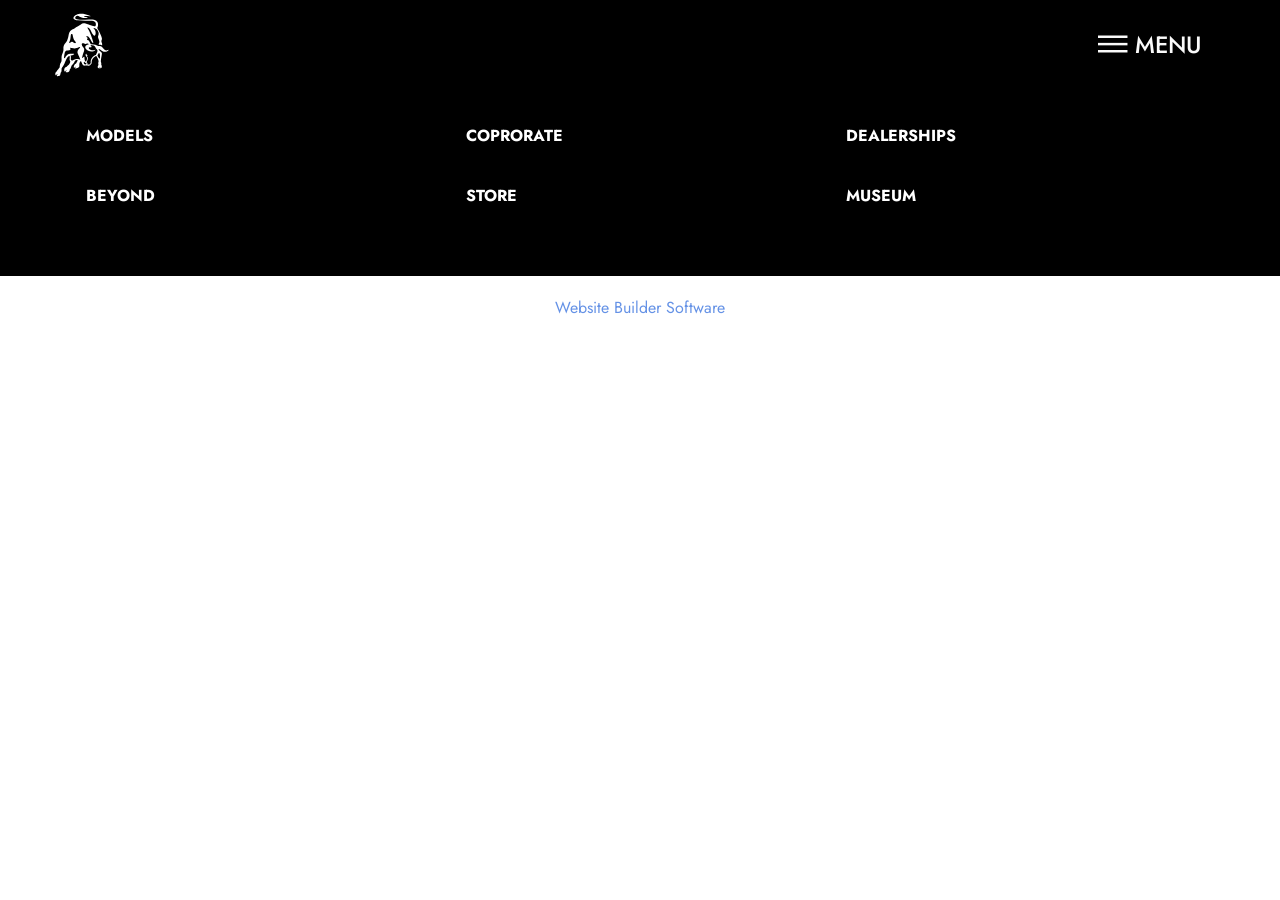
<file: page1.html>
<!DOCTYPE html>
<html  >
<head>
  <!-- Site made with Mobirise Website Builder v6.1.4, https://mobirise.com -->
  <meta charset="UTF-8">
  <meta http-equiv="X-UA-Compatible" content="IE=edge">
  <meta name="generator" content="Mobirise v6.1.4, mobirise.com">
  <meta name="viewport" content="width=device-width, initial-scale=1, minimum-scale=1">
  <link rel="shortcut icon" href="assets/images/logo-header-1.svg" type="image/x-icon">
  <meta name="description" content="">
  
  
  <title>Menu</title>
  <link rel="stylesheet" href="assets/web/assets/mobirise-icons2/mobirise2.css">
  <link rel="stylesheet" href="assets/bootstrap/css/bootstrap.min.css">
  <link rel="stylesheet" href="assets/dropdown/css/style.css">
  <link rel="stylesheet" href="assets/socicon/css/styles.css">
  <link rel="stylesheet" href="assets/theme/css/style.css">
  <link rel="preload" href="https://fonts.googleapis.com/css?family=Jost:100,200,300,400,500,600,700,800,900,100i,200i,300i,400i,500i,600i,700i,800i,900i&display=swap" as="style" onload="this.onload=null;this.rel='stylesheet'">
  <noscript><link rel="stylesheet" href="https://fonts.googleapis.com/css?family=Jost:100,200,300,400,500,600,700,800,900,100i,200i,300i,400i,500i,600i,700i,800i,900i&display=swap"></noscript>
  <link rel="preload" as="style" href="assets/mobirise/css/mbr-additional.css?v=KVVlpT"><link rel="stylesheet" href="assets/mobirise/css/mbr-additional.css?v=KVVlpT" type="text/css">

  
  
  
</head>
<body>
  
  <section data-bs-version="5.1" class="menu menu3 cid-uYOpqU1B2g" once="menu" id="menu3-r">
    
    <nav class="navbar navbar-dropdown navbar-fixed-top navbar-expand-lg">
        <div class="container-fluid">
            <div class="navbar-brand">
                <span class="navbar-logo">
                    <a href="https://mobiri.se">
                        <img src="assets/images/logo-header-1.svg" alt="Mobirise Website Builder" style="height: 4.4rem;">
                    </a>
                </span>
                
            </div>
            <button class="navbar-toggler" type="button" data-toggle="collapse" data-bs-toggle="collapse" data-target="#navbarSupportedContent" data-bs-target="#navbarSupportedContent" aria-controls="navbarNavAltMarkup" aria-expanded="false" aria-label="Toggle navigation">
                <div class="hamburger">
                    <span></span>
                    <span></span>
                    <span></span>
                    <span></span>
                </div>
            </button>
            <div class="collapse navbar-collapse" id="navbarSupportedContent">
                <ul class="navbar-nav nav-dropdown nav-right" data-app-modern-menu="true"><li class="nav-item"><a class="nav-link link text-white display-4" href="https://mobiri.se"></a></li>
                    <li class="nav-item"><a class="nav-link link text-white display-4" href="https://mobiri.se"></a></li><li class="nav-item"><a class="nav-link link text-white text-primary display-4" href="page1" target="_blank"><span class="mobi-mbri mobi-mbri-menu mbr-iconfont mbr-iconfont-btn"></span>MENU</a>
                    </li></ul>
                
                
            </div>
        </div>
    </nav>
</section>

<section data-bs-version="5.1" class="social02 cid-uYUNTPAxHB" id="social02-t">
	

	
	
	<div class="container">
		<div class="row justify-content-center">
			<div class="col-12 content-head">
				
			</div>
		</div>
		<div class="row">
			<div class="item features-without-image col-12 col-md-6 col-lg-4">
				<div class="item-wrapper">
					
					<div class="card-box">
						<h4 class="card-title mbr-fonts-style mb-1 display-7"><strong>MODELS</strong></h4>
						
					</div>
				</div>
			</div>
			<div class="item features-without-image col-12 col-md-6 col-lg-4">
				<div class="item-wrapper">
					
					<div class="card-box">
						<h4 class="card-title mbr-fonts-style mb-1 display-7"><strong>COPRORATE</strong></h4>
						
					</div>
				</div>
			</div><div class="item features-without-image col-12 col-md-6 col-lg-4">
				<div class="item-wrapper">
					
					<div class="card-box">
						<h4 class="card-title mbr-fonts-style mb-1 display-7"><strong>DEALERSHIPS</strong></h4>
						
					</div>
				</div>
			</div><div class="item features-without-image col-12 col-md-6 col-lg-4">
				<div class="item-wrapper">
					
					<div class="card-box">
						<h4 class="card-title mbr-fonts-style mb-1 display-7"><strong>BEYOND</strong></h4>
						
					</div>
				</div>
			</div><div class="item features-without-image col-12 col-md-6 col-lg-4">
				<div class="item-wrapper">
					
					<div class="card-box">
						<h4 class="card-title mbr-fonts-style mb-1 display-7"><strong>STORE</strong></h4>
						
					</div>
				</div>
			</div><div class="item features-without-image col-12 col-md-6 col-lg-4">
				<div class="item-wrapper">
					
					<div class="card-box">
						<h4 class="card-title mbr-fonts-style mb-1 display-7"><strong>MUSEUM</strong></h4>
						
					</div>
				</div>
			</div>
			
			
			
			
		</div>
	</div>
</section><section class="display-7" style="padding: 0;align-items: center;justify-content: center;flex-wrap: wrap;    align-content: center;display: flex;position: relative;height: 4rem;"><a href="https://mobiri.se/" style="flex: 1 1;height: 4rem;position: absolute;width: 100%;z-index: 1;"><img alt="" style="height: 4rem;" src="[data-uri]"></a><p style="margin: 0;text-align: center;" class="display-7">&#8204;</p><a style="z-index:1" href="https://mobirise.com"> Website Builder Software</a></section><script src="assets/bootstrap/js/bootstrap.bundle.min.js"></script>  <script src="assets/smoothscroll/smooth-scroll.js"></script>  <script src="assets/ytplayer/index.js"></script>  <script src="assets/dropdown/js/navbar-dropdown.js"></script>  <script src="assets/theme/js/script.js"></script>  
  
  
</body>
</html>
</file>
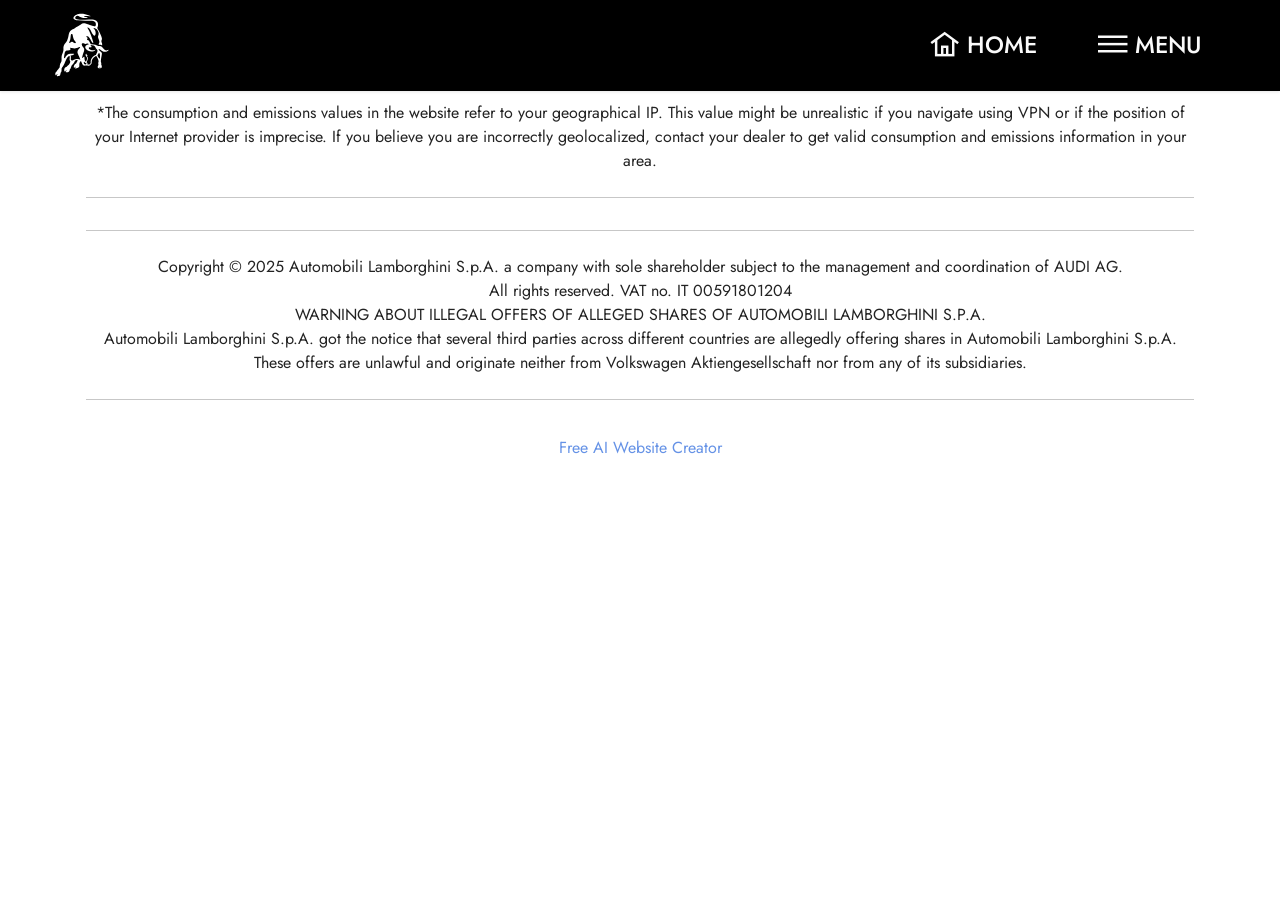
<file: page3.html>
<!DOCTYPE html>
<html  >
<head>
  <!-- Site made with Mobirise Website Builder v6.1.4, https://mobirise.com -->
  <meta charset="UTF-8">
  <meta http-equiv="X-UA-Compatible" content="IE=edge">
  <meta name="generator" content="Mobirise v6.1.4, mobirise.com">
  <meta name="viewport" content="width=device-width, initial-scale=1, minimum-scale=1">
  <link rel="shortcut icon" href="assets/images/e4b88be8bdbd-128x128.png" type="image/x-icon">
  <meta name="description" content="">
  
  
  <title>urus</title>
  <link rel="stylesheet" href="assets/web/assets/mobirise-icons2/mobirise2.css">
  <link rel="stylesheet" href="assets/bootstrap/css/bootstrap.min.css">
  <link rel="stylesheet" href="assets/dropdown/css/style.css">
  <link rel="stylesheet" href="assets/socicon/css/styles.css">
  <link rel="stylesheet" href="assets/theme/css/style.css">
  <link rel="preload" href="https://fonts.googleapis.com/css?family=Jost:100,200,300,400,500,600,700,800,900,100i,200i,300i,400i,500i,600i,700i,800i,900i&display=swap" as="style" onload="this.onload=null;this.rel='stylesheet'">
  <noscript><link rel="stylesheet" href="https://fonts.googleapis.com/css?family=Jost:100,200,300,400,500,600,700,800,900,100i,200i,300i,400i,500i,600i,700i,800i,900i&display=swap"></noscript>
  <link rel="preload" as="style" href="assets/mobirise/css/mbr-additional.css?v=6b8veq"><link rel="stylesheet" href="assets/mobirise/css/mbr-additional.css?v=6b8veq" type="text/css">

  
  
  
</head>
<body>
  
  <section data-bs-version="5.1" class="menu menu3 cid-uYOpqU1B2g" once="menu" id="menu3-11">
    
    <nav class="navbar navbar-dropdown navbar-fixed-top navbar-expand-lg">
        <div class="container-fluid">
            <div class="navbar-brand">
                <span class="navbar-logo">
                    <a href="https://mobiri.se">
                        <img src="assets/images/logo-header-1.svg" alt="Mobirise Website Builder" style="height: 4.4rem;">
                    </a>
                </span>
                
            </div>
            <button class="navbar-toggler" type="button" data-toggle="collapse" data-bs-toggle="collapse" data-target="#navbarSupportedContent" data-bs-target="#navbarSupportedContent" aria-controls="navbarNavAltMarkup" aria-expanded="false" aria-label="Toggle navigation">
                <div class="hamburger">
                    <span></span>
                    <span></span>
                    <span></span>
                    <span></span>
                </div>
            </button>
            <div class="collapse navbar-collapse" id="navbarSupportedContent">
                <ul class="navbar-nav nav-dropdown nav-right" data-app-modern-menu="true"><li class="nav-item"><a class="nav-link link text-white display-4" href="https://mobiri.se"></a></li>
                    <li class="nav-item"><a class="nav-link link text-white text-primary display-4" href="index.html"><span class="mobi-mbri mobi-mbri-home mbr-iconfont mbr-iconfont-btn"></span>HOME</a></li><li class="nav-item"><a class="nav-link link text-white text-primary display-4" href="menu.html"><span class="mobi-mbri mobi-mbri-menu mbr-iconfont mbr-iconfont-btn"></span>MENU</a>
                    </li></ul>
                
                
            </div>
        </div>
    </nav>
</section>

<section data-bs-version="5.1" class="content6 cid-uYVlp19CQa" id="content6-1f">
    
    <div class="container">
        <div class="row justify-content-center">
            <div class="col-md-12 col-lg-12">
                <hr class="line">
                <p class="mbr-text align-center mbr-fonts-style my-4 display-7">*The consumption and emissions values in the website refer to your geographical IP. This value might be unrealistic if you navigate using VPN or if the position of your Internet provider is imprecise. If you believe you are incorrectly geolocalized, contact your dealer to get valid consumption and emissions information in your area.<br></p>
                <hr class="line">
            </div>
        </div>
    </div>
</section>

<section data-bs-version="5.1" class="content6 cid-uYVlpipcpw" id="content6-1g">
    
    <div class="container">
        <div class="row justify-content-center">
            <div class="col-md-12 col-lg-12">
                <hr class="line">
                <p class="mbr-text align-center mbr-fonts-style my-4 display-7">Copyright © 2025 Automobili Lamborghini S.p.A. a company with sole shareholder subject to the management and coordination of AUDI AG.<br>All rights reserved. VAT no. IT 00591801204<br>WARNING ABOUT ILLEGAL OFFERS OF ALLEGED SHARES OF AUTOMOBILI LAMBORGHINI S.P.A.<br>Automobili Lamborghini S.p.A. got the notice that several third parties across different countries are allegedly offering shares in Automobili Lamborghini S.p.A. These offers are unlawful and originate neither from Volkswagen Aktiengesellschaft nor from any of its subsidiaries.</p>
                <hr class="line">
            </div>
        </div>
    </div>
</section><section class="display-7" style="padding: 0;align-items: center;justify-content: center;flex-wrap: wrap;    align-content: center;display: flex;position: relative;height: 4rem;"><a href="https://mobiri.se/" style="flex: 1 1;height: 4rem;position: absolute;width: 100%;z-index: 1;"><img alt="" style="height: 4rem;" src="[data-uri]"></a><p style="margin: 0;text-align: center;" class="display-7">&#8204;</p><a style="z-index:1" href="https://mobirise.com/builder/ai-website-creator.html">Free AI Website Creator</a></section><script src="assets/bootstrap/js/bootstrap.bundle.min.js"></script>  <script src="assets/smoothscroll/smooth-scroll.js"></script>  <script src="assets/ytplayer/index.js"></script>  <script src="assets/dropdown/js/navbar-dropdown.js"></script>  <script src="assets/theme/js/script.js"></script>  
  
  
</body>
</html>
</file>
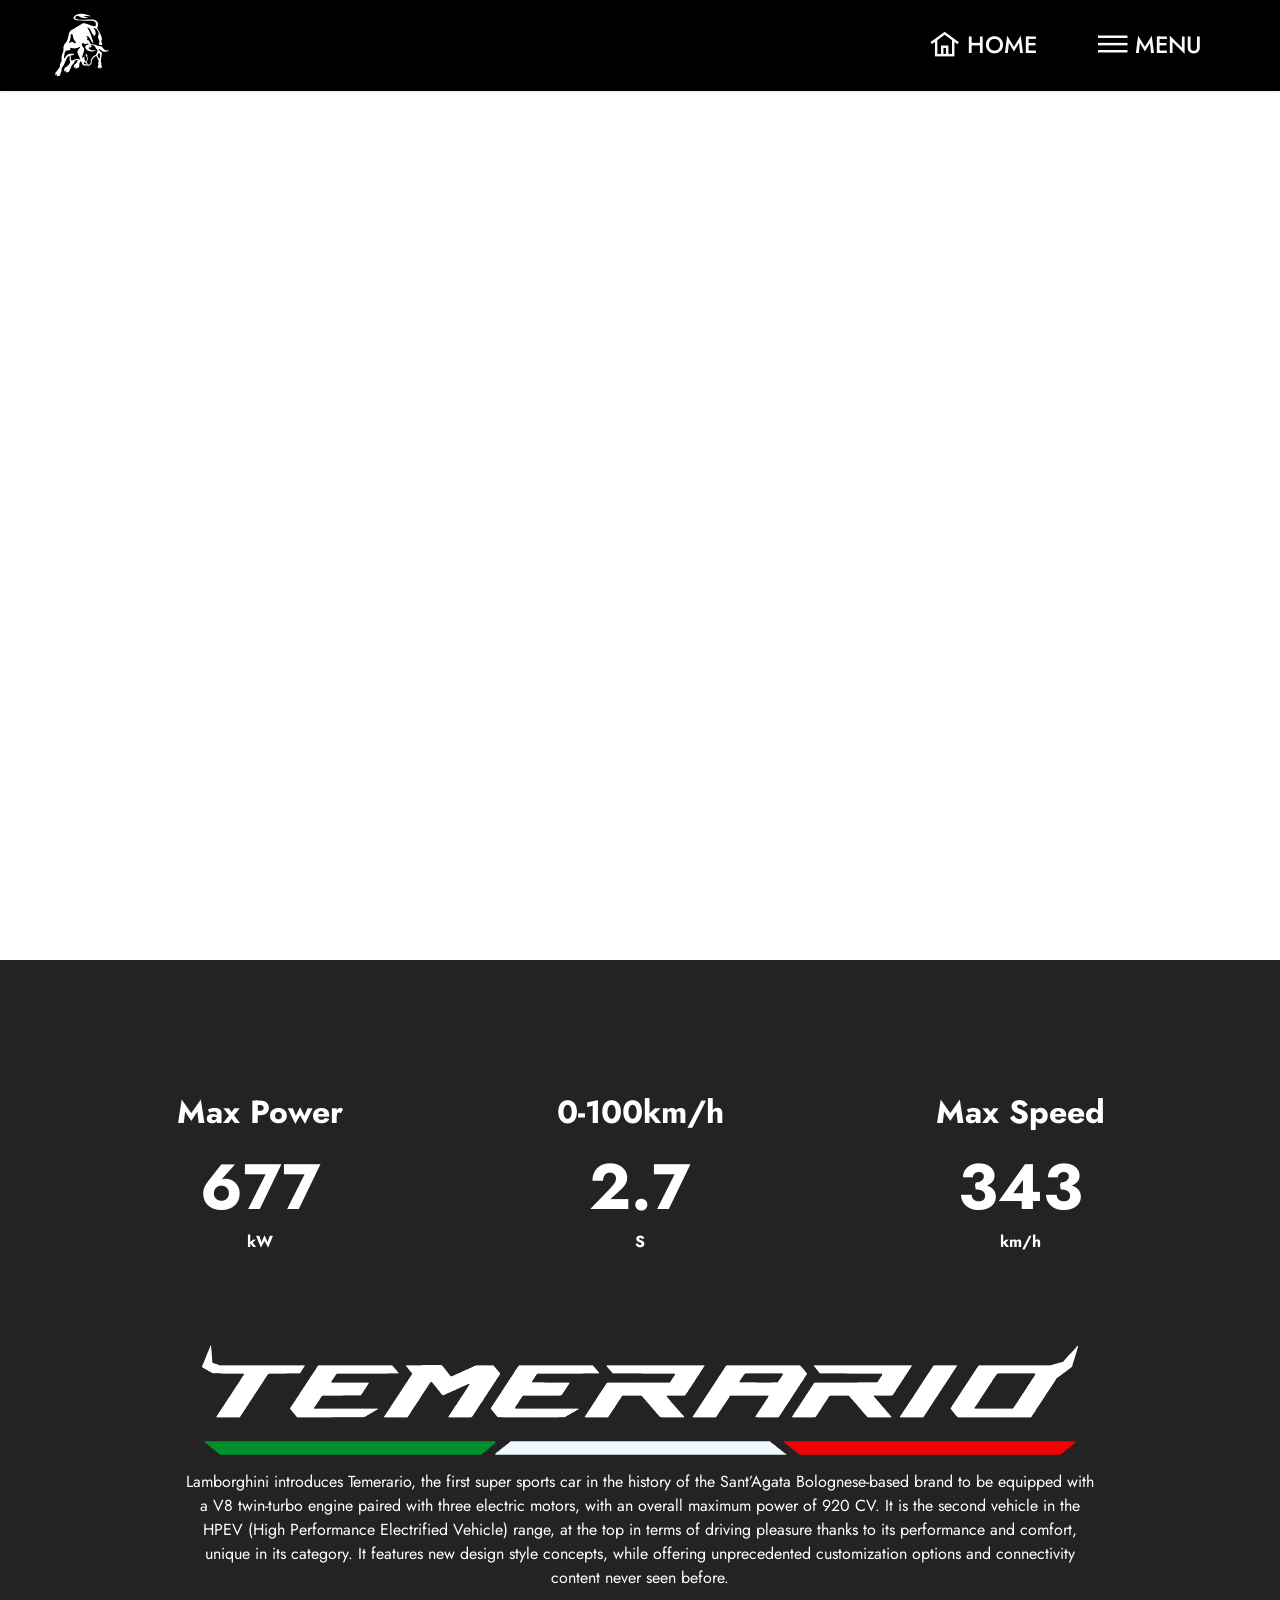
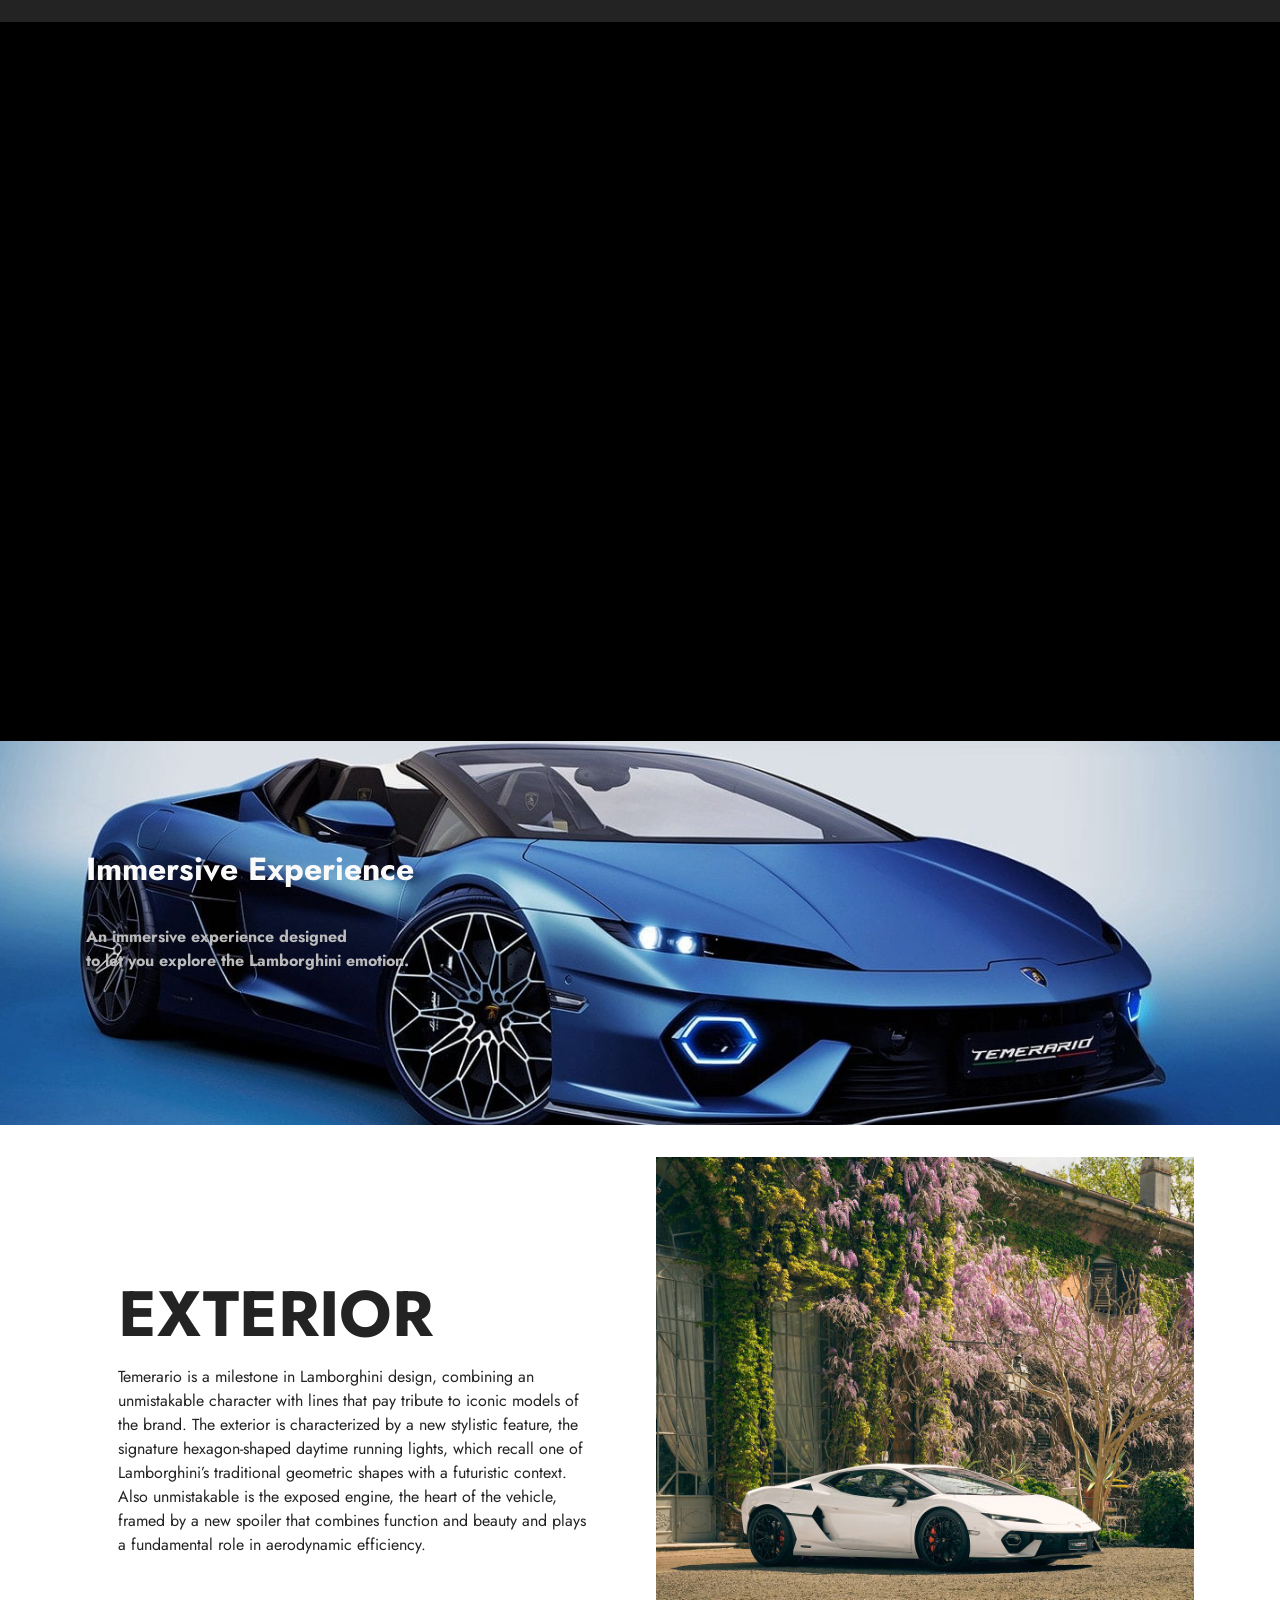
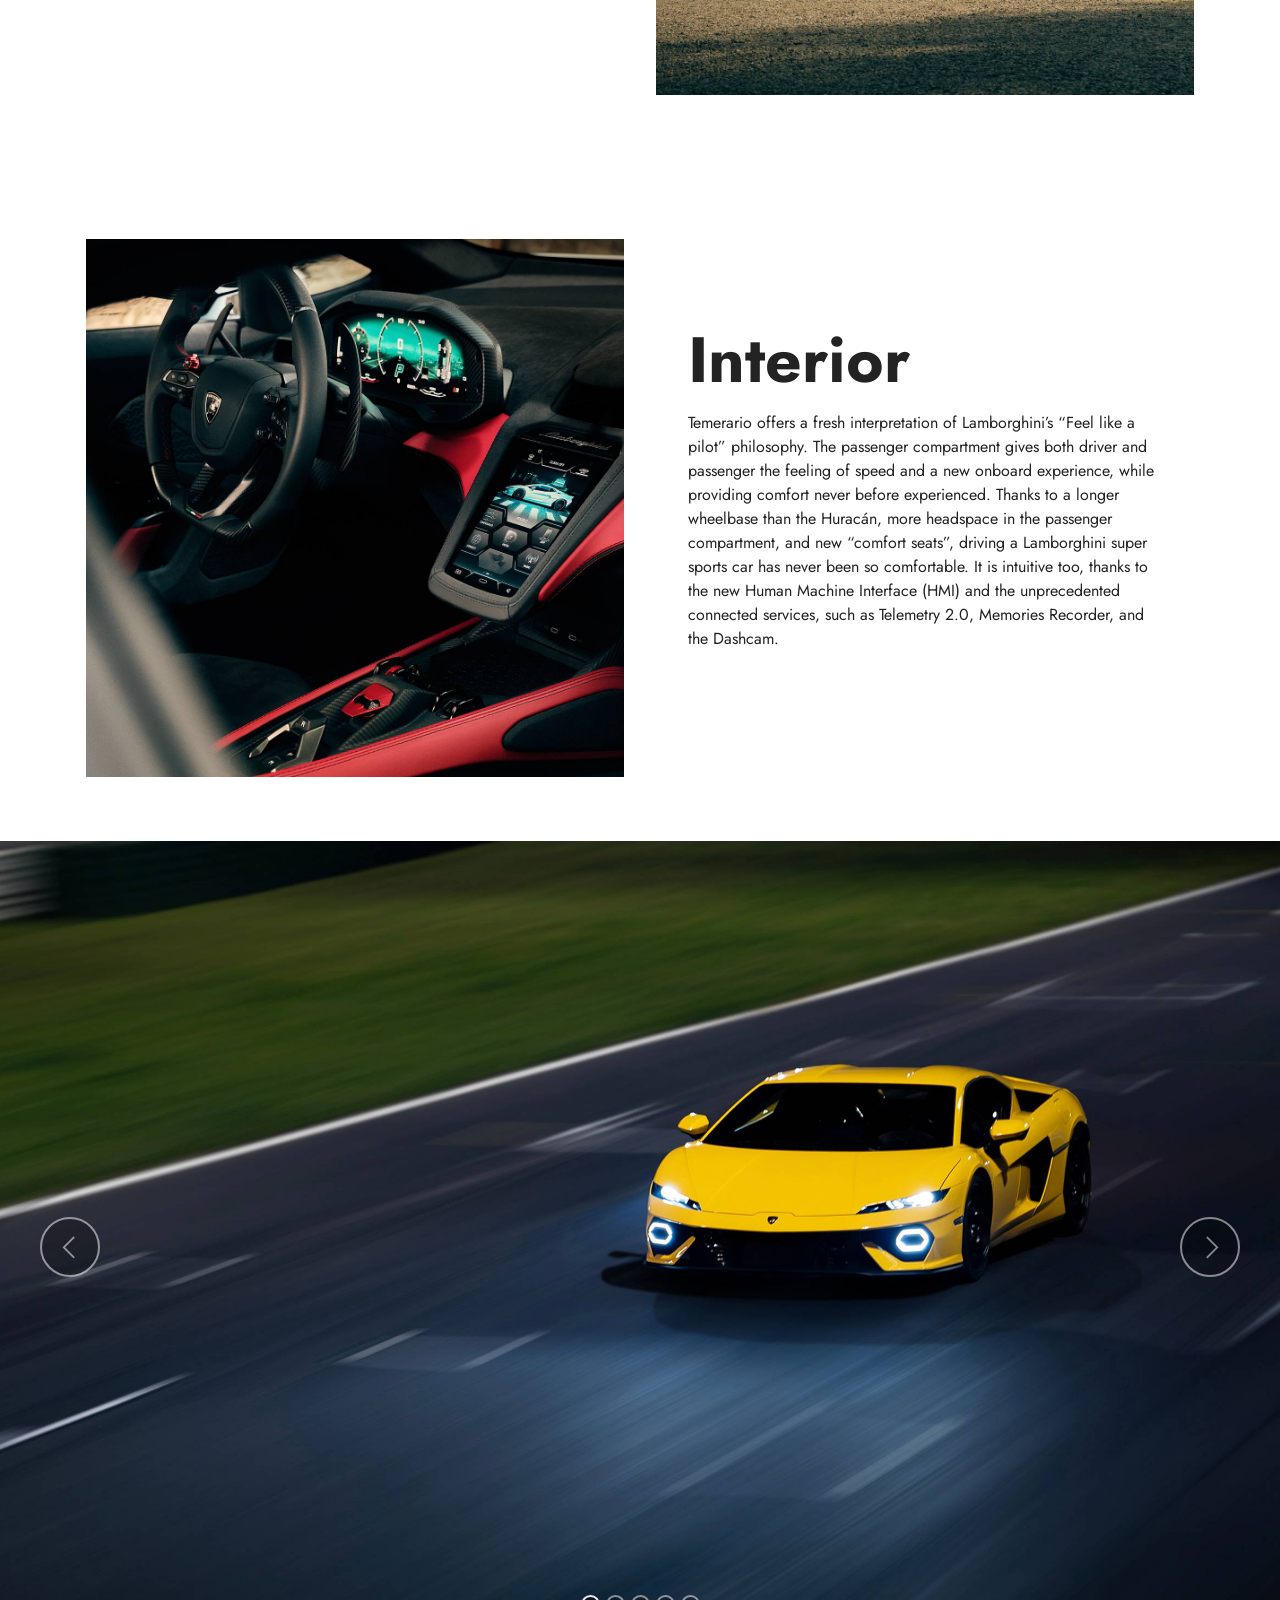
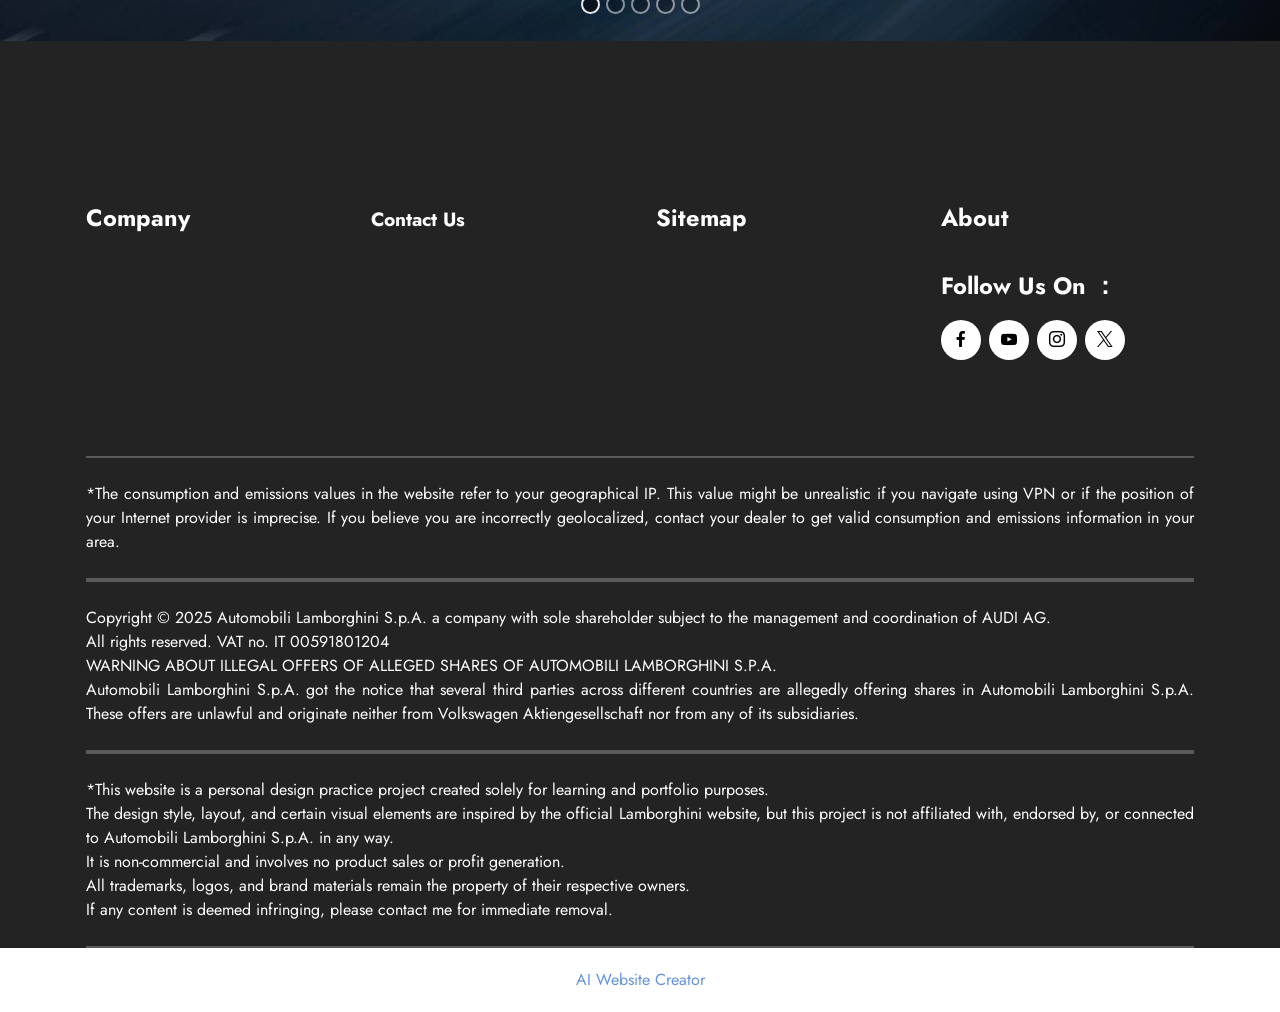
<file: page4.html>
<!DOCTYPE html>
<html  >
<head>
  <!-- Site made with Mobirise Website Builder v6.1.4, https://mobirise.com -->
  <meta charset="UTF-8">
  <meta http-equiv="X-UA-Compatible" content="IE=edge">
  <meta name="generator" content="Mobirise v6.1.4, mobirise.com">
  <meta name="viewport" content="width=device-width, initial-scale=1, minimum-scale=1">
  <link rel="shortcut icon" href="assets/images/e4b88be8bdbd-128x128.png" type="image/x-icon">
  <meta name="description" content="">
  
  
  <title>temerario</title>
  <link rel="stylesheet" href="assets/web/assets/mobirise-icons2/mobirise2.css">
  <link rel="stylesheet" href="assets/bootstrap/css/bootstrap.min.css">
  <link rel="stylesheet" href="assets/dropdown/css/style.css">
  <link rel="stylesheet" href="assets/socicon/css/styles.css">
  <link rel="stylesheet" href="assets/theme/css/style.css">
  <link rel="preload" href="https://fonts.googleapis.com/css?family=Jost:100,200,300,400,500,600,700,800,900,100i,200i,300i,400i,500i,600i,700i,800i,900i&display=swap" as="style" onload="this.onload=null;this.rel='stylesheet'">
  <noscript><link rel="stylesheet" href="https://fonts.googleapis.com/css?family=Jost:100,200,300,400,500,600,700,800,900,100i,200i,300i,400i,500i,600i,700i,800i,900i&display=swap"></noscript>
  <link rel="preload" as="style" href="assets/mobirise/css/mbr-additional.css?v=o4UV0a"><link rel="stylesheet" href="assets/mobirise/css/mbr-additional.css?v=o4UV0a" type="text/css">

  
  
  
</head>
<body>
  
  <section data-bs-version="5.1" class="menu menu3 cid-uYOpqU1B2g" once="menu" id="menu3-12">
    
    <nav class="navbar navbar-dropdown navbar-fixed-top navbar-expand-lg">
        <div class="container-fluid">
            <div class="navbar-brand">
                <span class="navbar-logo">
                    <a href="https://mobiri.se">
                        <img src="assets/images/logo-header-1.svg" alt="Mobirise Website Builder" style="height: 4.4rem;">
                    </a>
                </span>
                
            </div>
            <button class="navbar-toggler" type="button" data-toggle="collapse" data-bs-toggle="collapse" data-target="#navbarSupportedContent" data-bs-target="#navbarSupportedContent" aria-controls="navbarNavAltMarkup" aria-expanded="false" aria-label="Toggle navigation">
                <div class="hamburger">
                    <span></span>
                    <span></span>
                    <span></span>
                    <span></span>
                </div>
            </button>
            <div class="collapse navbar-collapse" id="navbarSupportedContent">
                <ul class="navbar-nav nav-dropdown nav-right" data-app-modern-menu="true"><li class="nav-item"><a class="nav-link link text-white display-4" href="https://mobiri.se"></a></li>
                    <li class="nav-item"><a class="nav-link link text-white text-primary display-4" href="index.html"><span class="mobi-mbri mobi-mbri-home mbr-iconfont mbr-iconfont-btn"></span>HOME</a></li><li class="nav-item"><a class="nav-link link text-white text-primary display-4" href="menu.html"><span class="mobi-mbri mobi-mbri-menu mbr-iconfont mbr-iconfont-btn"></span>MENU</a>
                    </li></ul>
                
                
            </div>
        </div>
    </nav>
</section>

<section data-bs-version="5.1" class="header1 cid-uZ0Gfkhw12 mbr-fullscreen" data-bg-video="https://youtu.be/qWTy165_h6Q?si=bBkEsJtVq54Mc9fd" id="header1-2p">

    

    <div class="mbr-fallback-image disabled"></div>
    <div class="mbr-overlay" style="opacity: 0; background-color: rgb(250, 250, 250);"></div>

    <div class="container">
        <div class="row">
            <div class="col-12 col-lg-7">
                <h1 class="mbr-section-title mbr-fonts-style mb-3 display-5">YOU CAN'T HIDE WHO YOU ARE</h1>
                
                <p class="mbr-text mbr-fonts-style display-1"><strong>TEMERARIO</strong></p>
                
            </div>
        </div>
    </div>
</section>

<section data-bs-version="5.1" class="numbers01 cid-uYZYjtMuSO" id="numbers01-1o">
	
	
	<div class="container">
		<div class="row justify-content-center">
			<div class="col-12 content-head">
				
			</div>
		</div>
		<div class="row">
			<div class="item features-without-image col-12 col-md-6 col-lg-4 active">
				<div class="item-wrapper">
					<div class="item-content">
						<h5 class="mbr-card-title mbr-fonts-style mt-0 mb-3 mbr-number display-5"><strong>Max Power</strong></h5>
						<h4 class="card-title mbr-fonts-style display-1"><strong>677</strong></h4>
						<p class="card-text mbr-fonts-style mt-0 mb-3 display-7"><strong>kW</strong><br></p>
						
					</div>

				</div>
			</div><div class="item features-without-image col-12 col-md-6 col-lg-4">
				<div class="item-wrapper">
					<div class="item-content">
						<h5 class="mbr-card-title mbr-fonts-style mt-0 mb-3 mbr-number display-5"><strong>0-100km/h</strong></h5>
						<h4 class="card-title mbr-fonts-style display-1">
							<strong>2.7</strong></h4>
						<p class="card-text mbr-fonts-style mt-0 mb-3 display-7"><strong>S</strong></p>
						
					</div>
				</div>
			</div><div class="item features-without-image col-12 col-md-6 col-lg-4">
				<div class="item-wrapper">
					<div class="item-content">
						<h5 class="mbr-card-title mbr-fonts-style mt-0 mb-3 mbr-number display-5"><strong>Max Speed</strong></h5>
						<h4 class="card-title mbr-fonts-style display-1">
							<strong>343</strong></h4>
						<p class="card-text mbr-fonts-style mt-0 mb-3 display-7"><strong>km/h</strong></p>
						
					</div>

				</div>
			</div>
			
			
		</div>
	</div>
</section>

<section data-bs-version="5.1" class="image3 cid-uZ07CIirv1" id="image3-1q">
    

    
    

    <div class="container">
        <div class="row justify-content-center">
            <div class="col-12 col-lg-10">
                <div class="image-wrapper">
                    <img src="assets/images/temerario-center-desktop-dark.svg" alt="Mobirise Website Builder">
                    <p class="mbr-description mbr-fonts-style mt-2 align-center display-7">Lamborghini introduces Temerario, the first super sports car in the history of the Sant’Agata Bolognese-based brand to be equipped with a V8 twin-turbo engine paired with three electric motors, with an overall maximum power of 920 CV. It is the second vehicle in the HPEV (High Performance Electrified Vehicle) range, at the top in terms of driving pleasure thanks to its performance and comfort, unique in its category. It features new design style concepts, while offering unprecedented customization options and connectivity content never seen before.</p>
                </div>
            </div>
        </div>
    </div>
</section>

<section data-bs-version="5.1" class="video2 cid-uZ0aSg2nx4" id="video2-1u">
    
    
    
    <div class="container">
        
        <div class="row justify-content-center mt-4">
            <div class="col-12 col-md-12 video-block">
                <div class="video-wrapper"><iframe class="mbr-embedded-video" src="https://www.youtube.com/embed/oxBlVDnw5Lo?rel=0&amp;amp;mute=1&amp;showinfo=0&amp;autoplay=1&amp;loop=1&amp;playlist=oxBlVDnw5Lo" width="1280" height="720" frameborder="0" allowfullscreen></iframe></div>
                
            </div>
        </div>
    </div>
</section>

<section data-bs-version="5.1" class="features18 cid-uZ0eWFld5T" id="features18-1x">

    

    
    <div class="mbr-overlay" style="opacity: 0; background-color: rgb(255, 255, 255);">
    </div>
    <div class="container">
        <div class="mbr-section-head">
            <div class="col-12">
                
                <h5 class="mbr-section-subtitle mbr-fonts-style align-center mb-0 mt-2 display-5"><div><strong>Immersive Experience</strong></div><div>
</div></h5>
            </div>
        </div>
        <div class="row mt-4">
            <div class="item features-without-image mb-3 col-12 col-md-4 active">
                <div class="item-wrapper mb-4">
                    <div class="card-box align-left">
                        <h4 class="card-title mbr-fonts-style align-left display-7"><strong>An immersive experience designed
</strong><div><strong>to let you explore the Lamborghini emotion.</strong></div></h4>
                        
                        <div class="link-wrap">
                            
                        </div>
                    </div>
                </div>
            </div>
            
            
        </div>
    </div>
</section>

<section data-bs-version="5.1" class="image2 cid-uZ0iSBgd4k" id="image2-1y">
    

    
    

    <div class="container">
        <div class="row align-items-center">
            <div class="col-12 col-lg-6">
                <div class="image-wrapper">
                    <img src="assets/images/exterior.webp" alt="Mobirise Website Builder">
                    
                </div>
            </div>
            <div class="col-12 col-lg">
                <div class="text-wrapper">
                    <h3 class="mbr-section-title mbr-fonts-style mb-3 display-1"><strong>EXTERIOR</strong></h3>
                    <p class="mbr-text mbr-fonts-style display-7">
                        Temerario is a milestone in Lamborghini design, combining an unmistakable character with lines that pay tribute to iconic models of the brand. The exterior is characterized by a new stylistic feature, the signature hexagon-shaped daytime running lights, which recall one of Lamborghini’s traditional geometric shapes with a futuristic context. Also unmistakable is the exposed engine, the heart of the vehicle, framed by a new spoiler that combines function and beauty and plays a fundamental role in aerodynamic efficiency.</p>
                </div>
            </div>
        </div>
    </div>
</section>

<section data-bs-version="5.1" class="image1 cid-uZ0iTbzdTC" id="image1-1z">
    

    
    

    <div class="container">
        <div class="row align-items-center">
            <div class="col-12 col-lg-6">
                <div class="image-wrapper">
                    <img src="assets/images/interior.webp" alt="Mobirise Website Builder">
                    
                </div>
            </div>
            <div class="col-12 col-lg">
                <div class="text-wrapper">
                    <h3 class="mbr-section-title mbr-fonts-style mb-3 display-1">
                        <strong>Interior</strong></h3>
                    <p class="mbr-text mbr-fonts-style display-7">Temerario offers a fresh interpretation of Lamborghini’s “Feel like a pilot” philosophy. The passenger compartment gives both driver and passenger the feeling of speed and a new onboard experience, while providing comfort never before experienced. Thanks to a longer wheelbase than the Huracán, more headspace in the passenger compartment, and new “comfort seats”, driving a Lamborghini super sports car has never been so comfortable. It is intuitive too, thanks to the new Human Machine Interface (HMI) and the unprecedented connected services, such as Telemetry 2.0, Memories Recorder, and the Dashcam.
<br><br></p>
                </div>
            </div>
        </div>
    </div>
</section>

<section data-bs-version="5.1" class="slider1 cid-uZ0yAjhuX2" id="slider1-20">
    
    <div class="carousel slide" id="uZ1l9pTeaT" data-interval="5000" data-bs-interval="5000">
        <ol class="carousel-indicators">
            <li data-slide-to="0" data-bs-slide-to="0" class="active" data-target="#uZ1l9pTeaT" data-bs-target="#uZ1l9pTeaT"></li>
            <li data-slide-to="1" data-bs-slide-to="1" data-target="#uZ1l9pTeaT" data-bs-target="#uZ1l9pTeaT"></li><li data-slide-to="2" data-bs-slide-to="2" data-target="#uZ1l9pTeaT" data-bs-target="#uZ1l9pTeaT"></li><li data-slide-to="3" data-bs-slide-to="3" data-target="#uZ1l9pTeaT" data-bs-target="#uZ1l9pTeaT"></li><li data-slide-to="4" data-bs-slide-to="4" data-target="#uZ1l9pTeaT" data-bs-target="#uZ1l9pTeaT"></li>
            
        </ol>
        <div class="carousel-inner">
            <div class="carousel-item slider-image item active">
                <div class="item-wrapper">
                    <img class="d-block w-100" src="assets/images/1.webp" alt="Mobirise Website Builder" data-slide-to="0" data-bs-slide-to="0">
                    
                    
                </div>
            </div>
            
            <div class="carousel-item slider-image item">
                <div class="item-wrapper">
                    <img class="d-block w-100" src="assets/images/2.webp" alt="Mobirise Website Builder" data-slide-to="1" data-bs-slide-to="1">
                    
                    
                </div>
            </div><div class="carousel-item slider-image item">
                <div class="item-wrapper">
                    <img class="d-block w-100" src="assets/images/3.webp" alt="Mobirise Website Builder" data-slide-to="2" data-bs-slide-to="2">
                    
                    
                </div>
            </div><div class="carousel-item slider-image item">
                <div class="item-wrapper">
                    <img class="d-block w-100" src="assets/images/4.webp" alt="Mobirise Website Builder" data-slide-to="3" data-bs-slide-to="3">
                    
                    
                </div>
            </div><div class="carousel-item slider-image item">
                <div class="item-wrapper">
                    <img class="d-block w-100" src="assets/images/5.webp" alt="Mobirise Website Builder" data-slide-to="4" data-bs-slide-to="4">
                    
                    
                </div>
            </div>
        </div>
        <a class="carousel-control carousel-control-prev" role="button" data-slide="prev" data-bs-slide="prev" href="#uZ1l9pTeaT">
            <span class="mobi-mbri mobi-mbri-arrow-prev" aria-hidden="true"></span>
            <span class="sr-only visually-hidden">Previous</span>
        </a>
        <a class="carousel-control carousel-control-next" role="button" data-slide="next" data-bs-slide="next" href="#uZ1l9pTeaT">
            <span class="mobi-mbri mobi-mbri-arrow-next" aria-hidden="true"></span>
            <span class="sr-only visually-hidden">Next</span>
        </a>
    </div>
</section>

<section data-bs-version="5.1" class="footer1 cid-uZ0zjb9kEU" once="footers" id="footer1-22">

    

    
    
    <div class="container">
        <div class="row mbr-white">
            <div class="col-12 col-md-6 col-lg-3">
                <h5 class="mbr-section-subtitle mbr-fonts-style mb-2 display-4">
                    <strong>Company</strong>
                </h5>
                <ul class="list mbr-fonts-style display-7"></ul>
            </div>
            <div class="col-12 col-md-6 col-lg-3">
                <h5 class="mbr-section-subtitle mbr-fonts-style mb-2 display-4">
                    <strong>
</strong>
                <div><span style="font-size: 1.2rem;"><strong>Contact Us</strong></span><br></div></h5>
                <ul class="list mbr-fonts-style display-7"></ul>
            </div>
            <div class="col-12 col-md-6 col-lg-3">
                <h5 class="mbr-section-subtitle mbr-fonts-style mb-2 display-4"><strong>Sitemap</strong></h5>
                <ul class="list mbr-fonts-style display-7"></ul>
            </div>
            <div class="col-12 col-md-6 col-lg-3">
                <h5 class="mbr-section-subtitle mbr-fonts-style mb-2 display-4">
                    <strong>About</strong>
                </h5>
                <p class="mbr-text mbr-fonts-style mb-4 display-7"></p>
                <h5 class="mbr-section-subtitle mbr-fonts-style mb-3 display-4"><strong>Follow Us On ：</strong></h5>
                <div class="social-row display-7">
                    <div class="soc-item">
                        <a href="https://www.facebook.com/Lamborghini/" target="_blank">
                            <span class="mbr-iconfont socicon-facebook socicon"></span>
                        </a>
                    </div>
                    <div class="soc-item">
                        <a href="https://www.youtube.com/channel/UC9DXZC8BCDOW6pYAQKgozqw" target="_blank">
                            <span class="mbr-iconfont socicon-youtube socicon"></span>
                        </a>
                    </div>
                    <div class="soc-item">
                        <a href="https://www.instagram.com/lamborghini/?hl=en" target="_blank">
                            <span class="mbr-iconfont socicon-instagram socicon"></span>
                        </a>
                    </div>
                    <div class="soc-item">
                        <a href="https://x.com/Lamborghini" target="_blank">
                            <span class="mbr-iconfont socicon-twitter socicon"></span>
                        </a>
                    </div>
                </div>
            </div>
            
        </div>
    </div>
</section>

<section data-bs-version="5.1" class="content6 cid-uYVllPgp5Z" id="content6-1d">
    
    <div class="container">
        <div class="row justify-content-center">
            <div class="col-md-12 col-lg-12">
                <hr class="line">
                <p class="mbr-text align-center mbr-fonts-style my-4 display-7">*The consumption and emissions values in the website refer to your geographical IP. This value might be unrealistic if you navigate using VPN or if the position of your Internet provider is imprecise. If you believe you are incorrectly geolocalized, contact your dealer to get valid consumption and emissions information in your area.<br></p>
                <hr class="line">
            </div>
        </div>
    </div>
</section>

<section data-bs-version="5.1" class="content6 cid-uYVlmb3Fg3" id="content6-1e">
    
    <div class="container">
        <div class="row justify-content-center">
            <div class="col-md-12 col-lg-12">
                <hr class="line">
                <p class="mbr-text align-center mbr-fonts-style my-4 display-7">Copyright © 2025 Automobili Lamborghini S.p.A. a company with sole shareholder subject to the management and coordination of AUDI AG.<br>All rights reserved. VAT no. IT 00591801204<br>WARNING ABOUT ILLEGAL OFFERS OF ALLEGED SHARES OF AUTOMOBILI LAMBORGHINI S.P.A.<br>Automobili Lamborghini S.p.A. got the notice that several third parties across different countries are allegedly offering shares in Automobili Lamborghini S.p.A. These offers are unlawful and originate neither from Volkswagen Aktiengesellschaft nor from any of its subsidiaries.</p>
                <hr class="line">
            </div>
        </div>
    </div>
</section>

<section data-bs-version="5.1" class="content6 cid-uZ1hLMrwJk" id="content6-3q">
    
    <div class="container">
        <div class="row justify-content-center">
            <div class="col-md-12 col-lg-12">
                <hr class="line">
                <p class="mbr-text align-center mbr-fonts-style my-4 display-7">*This website is a personal design practice project created solely for learning and portfolio purposes.<br>The design style, layout, and certain visual elements are inspired by the official Lamborghini website, but this project is not affiliated with, endorsed by, or connected to Automobili Lamborghini S.p.A. in any way.<br>It is non-commercial and involves no product sales or profit generation.<br>All trademarks, logos, and brand materials remain the property of their respective owners.<br>If any content is deemed infringing, please contact me for immediate removal.<br></p>
                <hr class="line">
            </div>
        </div>
    </div>
</section><section class="display-7" style="padding: 0;align-items: center;justify-content: center;flex-wrap: wrap;    align-content: center;display: flex;position: relative;height: 4rem;"><a href="https://mobiri.se/" style="flex: 1 1;height: 4rem;position: absolute;width: 100%;z-index: 1;"><img alt="" style="height: 4rem;" src="[data-uri]"></a><p style="margin: 0;text-align: center;" class="display-7">&#8204;</p><a style="z-index:1" href="https://mobirise.com/builder/ai-website-creator.html">AI Website Creator</a></section><script src="assets/bootstrap/js/bootstrap.bundle.min.js"></script>  <script src="assets/smoothscroll/smooth-scroll.js"></script>  <script src="assets/ytplayer/index.js"></script>  <script src="assets/vimeoplayer/player.js"></script>  <script src="assets/playervimeo/vimeo_player.js"></script>  <script src="assets/dropdown/js/navbar-dropdown.js"></script>  <script src="assets/theme/js/script.js"></script>  
  
  
</body>
</html>
</file>
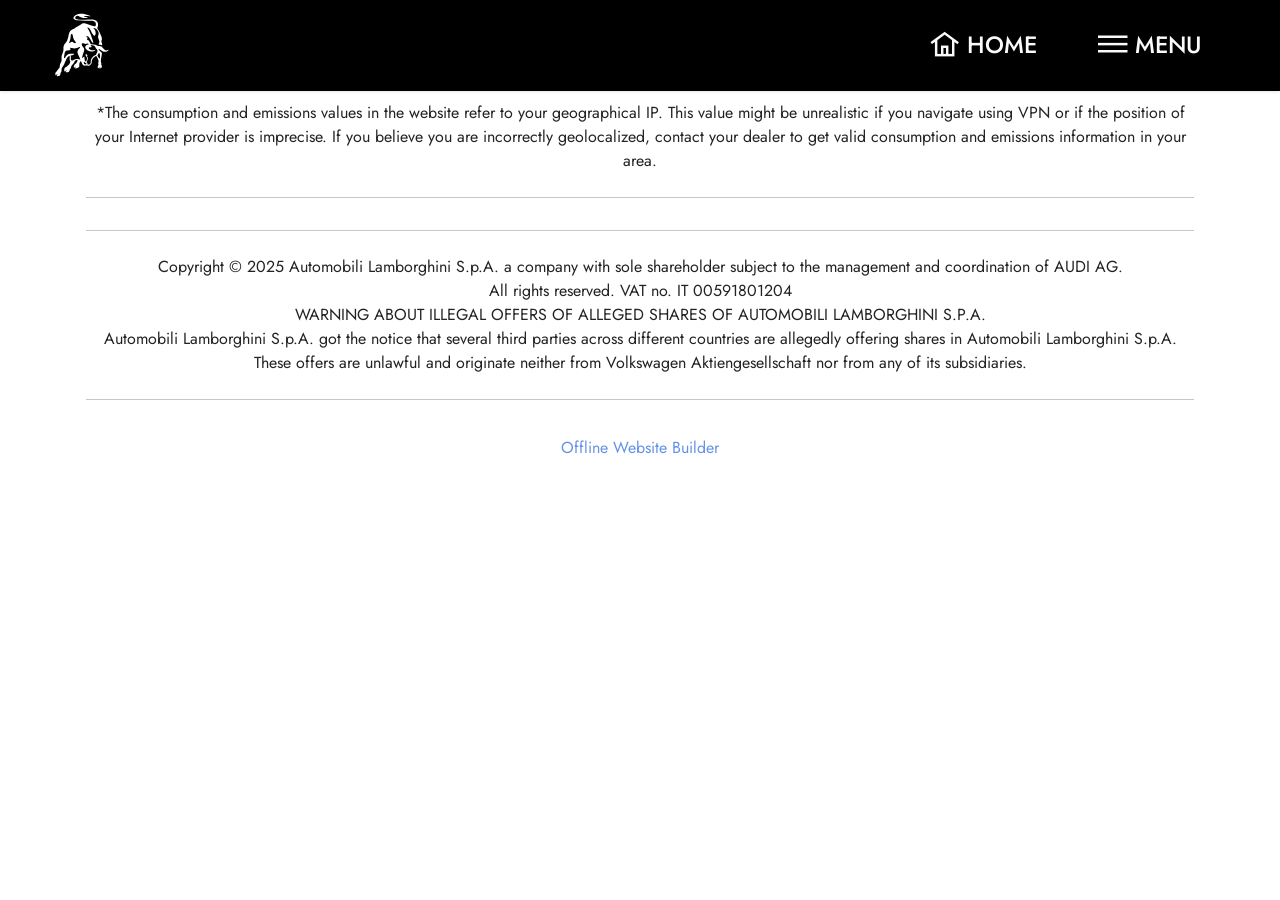
<file: page5.html>
<!DOCTYPE html>
<html  >
<head>
  <!-- Site made with Mobirise Website Builder v6.1.4, https://mobirise.com -->
  <meta charset="UTF-8">
  <meta http-equiv="X-UA-Compatible" content="IE=edge">
  <meta name="generator" content="Mobirise v6.1.4, mobirise.com">
  <meta name="viewport" content="width=device-width, initial-scale=1, minimum-scale=1">
  <link rel="shortcut icon" href="assets/images/e4b88be8bdbd-128x128.png" type="image/x-icon">
  <meta name="description" content="">
  
  
  <title>revuelto</title>
  <link rel="stylesheet" href="assets/web/assets/mobirise-icons2/mobirise2.css">
  <link rel="stylesheet" href="assets/bootstrap/css/bootstrap.min.css">
  <link rel="stylesheet" href="assets/dropdown/css/style.css">
  <link rel="stylesheet" href="assets/socicon/css/styles.css">
  <link rel="stylesheet" href="assets/theme/css/style.css">
  <link rel="preload" href="https://fonts.googleapis.com/css?family=Jost:100,200,300,400,500,600,700,800,900,100i,200i,300i,400i,500i,600i,700i,800i,900i&display=swap" as="style" onload="this.onload=null;this.rel='stylesheet'">
  <noscript><link rel="stylesheet" href="https://fonts.googleapis.com/css?family=Jost:100,200,300,400,500,600,700,800,900,100i,200i,300i,400i,500i,600i,700i,800i,900i&display=swap"></noscript>
  <link rel="preload" as="style" href="assets/mobirise/css/mbr-additional.css?v=OEbnf6"><link rel="stylesheet" href="assets/mobirise/css/mbr-additional.css?v=OEbnf6" type="text/css">

  
  
  
</head>
<body>
  
  <section data-bs-version="5.1" class="menu menu3 cid-uYOpqU1B2g" once="menu" id="menu3-13">
    
    <nav class="navbar navbar-dropdown navbar-fixed-top navbar-expand-lg">
        <div class="container-fluid">
            <div class="navbar-brand">
                <span class="navbar-logo">
                    <a href="https://mobiri.se">
                        <img src="assets/images/logo-header-1.svg" alt="Mobirise Website Builder" style="height: 4.4rem;">
                    </a>
                </span>
                
            </div>
            <button class="navbar-toggler" type="button" data-toggle="collapse" data-bs-toggle="collapse" data-target="#navbarSupportedContent" data-bs-target="#navbarSupportedContent" aria-controls="navbarNavAltMarkup" aria-expanded="false" aria-label="Toggle navigation">
                <div class="hamburger">
                    <span></span>
                    <span></span>
                    <span></span>
                    <span></span>
                </div>
            </button>
            <div class="collapse navbar-collapse" id="navbarSupportedContent">
                <ul class="navbar-nav nav-dropdown nav-right" data-app-modern-menu="true"><li class="nav-item"><a class="nav-link link text-white display-4" href="https://mobiri.se"></a></li>
                    <li class="nav-item"><a class="nav-link link text-white text-primary display-4" href="index.html"><span class="mobi-mbri mobi-mbri-home mbr-iconfont mbr-iconfont-btn"></span>HOME</a></li><li class="nav-item"><a class="nav-link link text-white text-primary display-4" href="menu.html"><span class="mobi-mbri mobi-mbri-menu mbr-iconfont mbr-iconfont-btn"></span>MENU</a>
                    </li></ul>
                
                
            </div>
        </div>
    </nav>
</section>

<section data-bs-version="5.1" class="content6 cid-uYVleHW6cv" id="content6-1c">
    
    <div class="container">
        <div class="row justify-content-center">
            <div class="col-md-12 col-lg-12">
                <hr class="line">
                <p class="mbr-text align-center mbr-fonts-style my-4 display-7">*The consumption and emissions values in the website refer to your geographical IP. This value might be unrealistic if you navigate using VPN or if the position of your Internet provider is imprecise. If you believe you are incorrectly geolocalized, contact your dealer to get valid consumption and emissions information in your area.<br></p>
                <hr class="line">
            </div>
        </div>
    </div>
</section>

<section data-bs-version="5.1" class="content6 cid-uYVlepHyGZ" id="content6-1b">
    
    <div class="container">
        <div class="row justify-content-center">
            <div class="col-md-12 col-lg-12">
                <hr class="line">
                <p class="mbr-text align-center mbr-fonts-style my-4 display-7">Copyright © 2025 Automobili Lamborghini S.p.A. a company with sole shareholder subject to the management and coordination of AUDI AG.<br>All rights reserved. VAT no. IT 00591801204<br>WARNING ABOUT ILLEGAL OFFERS OF ALLEGED SHARES OF AUTOMOBILI LAMBORGHINI S.P.A.<br>Automobili Lamborghini S.p.A. got the notice that several third parties across different countries are allegedly offering shares in Automobili Lamborghini S.p.A. These offers are unlawful and originate neither from Volkswagen Aktiengesellschaft nor from any of its subsidiaries.</p>
                <hr class="line">
            </div>
        </div>
    </div>
</section><section class="display-7" style="padding: 0;align-items: center;justify-content: center;flex-wrap: wrap;    align-content: center;display: flex;position: relative;height: 4rem;"><a href="https://mobiri.se/" style="flex: 1 1;height: 4rem;position: absolute;width: 100%;z-index: 1;"><img alt="" style="height: 4rem;" src="[data-uri]"></a><p style="margin: 0;text-align: center;" class="display-7">&#8204;</p><a style="z-index:1" href="https://mobirise.com/offline-website-builder.html">Offline Website Builder</a></section><script src="assets/bootstrap/js/bootstrap.bundle.min.js"></script>  <script src="assets/smoothscroll/smooth-scroll.js"></script>  <script src="assets/ytplayer/index.js"></script>  <script src="assets/dropdown/js/navbar-dropdown.js"></script>  <script src="assets/theme/js/script.js"></script>  
  
  
</body>
</html>
</file>
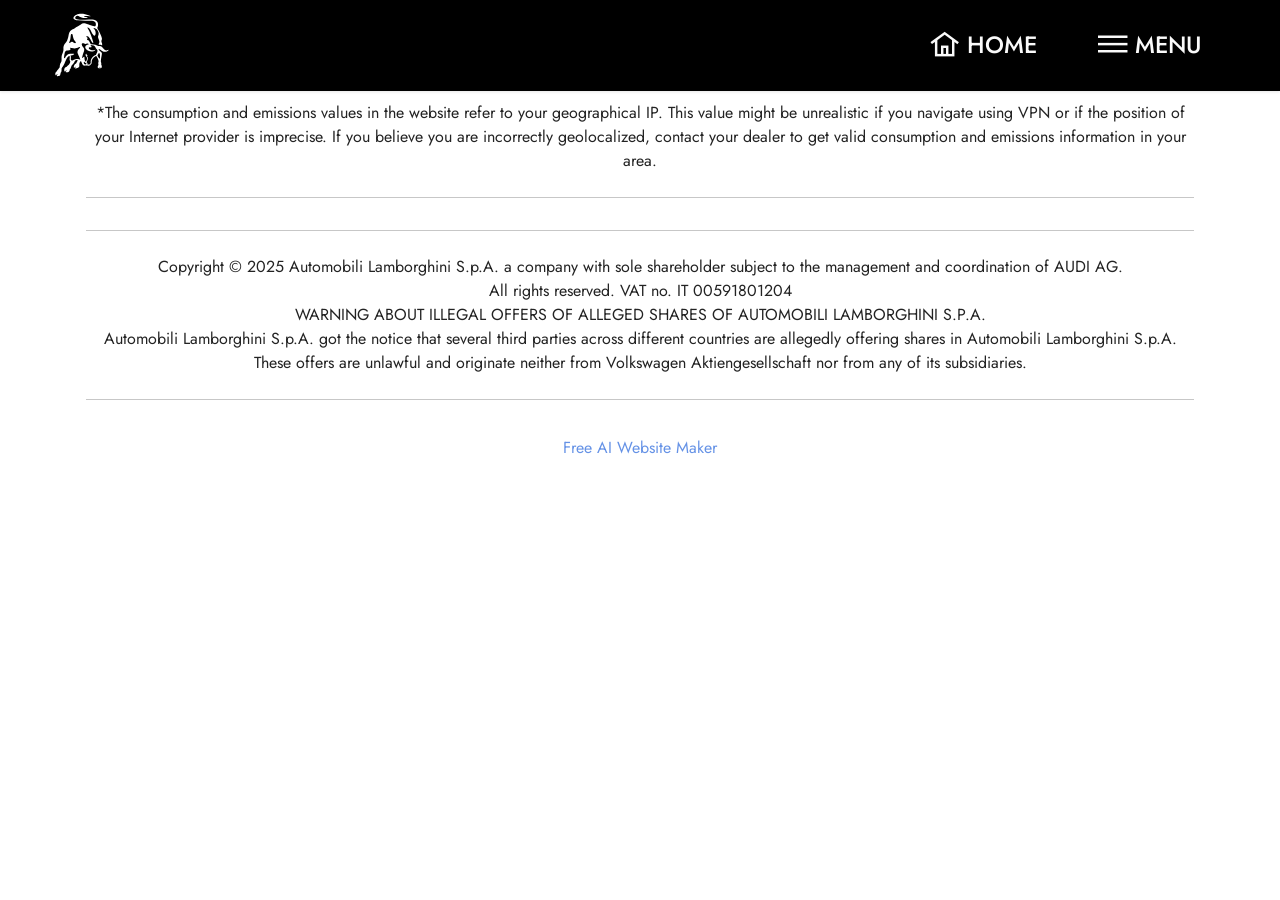
<file: page6.html>
<!DOCTYPE html>
<html  >
<head>
  <!-- Site made with Mobirise Website Builder v6.1.4, https://mobirise.com -->
  <meta charset="UTF-8">
  <meta http-equiv="X-UA-Compatible" content="IE=edge">
  <meta name="generator" content="Mobirise v6.1.4, mobirise.com">
  <meta name="viewport" content="width=device-width, initial-scale=1, minimum-scale=1">
  <link rel="shortcut icon" href="assets/images/e4b88be8bdbd-128x128.png" type="image/x-icon">
  <meta name="description" content="">
  
  
  <title>huracan</title>
  <link rel="stylesheet" href="assets/web/assets/mobirise-icons2/mobirise2.css">
  <link rel="stylesheet" href="assets/bootstrap/css/bootstrap.min.css">
  <link rel="stylesheet" href="assets/dropdown/css/style.css">
  <link rel="stylesheet" href="assets/socicon/css/styles.css">
  <link rel="stylesheet" href="assets/theme/css/style.css">
  <link rel="preload" href="https://fonts.googleapis.com/css?family=Jost:100,200,300,400,500,600,700,800,900,100i,200i,300i,400i,500i,600i,700i,800i,900i&display=swap" as="style" onload="this.onload=null;this.rel='stylesheet'">
  <noscript><link rel="stylesheet" href="https://fonts.googleapis.com/css?family=Jost:100,200,300,400,500,600,700,800,900,100i,200i,300i,400i,500i,600i,700i,800i,900i&display=swap"></noscript>
  <link rel="preload" as="style" href="assets/mobirise/css/mbr-additional.css?v=dJF3cq"><link rel="stylesheet" href="assets/mobirise/css/mbr-additional.css?v=dJF3cq" type="text/css">

  
  
  
</head>
<body>
  
  <section data-bs-version="5.1" class="menu menu3 cid-uYOpqU1B2g" once="menu" id="menu3-14">
    
    <nav class="navbar navbar-dropdown navbar-fixed-top navbar-expand-lg">
        <div class="container-fluid">
            <div class="navbar-brand">
                <span class="navbar-logo">
                    <a href="https://mobiri.se">
                        <img src="assets/images/logo-header-1.svg" alt="Mobirise Website Builder" style="height: 4.4rem;">
                    </a>
                </span>
                
            </div>
            <button class="navbar-toggler" type="button" data-toggle="collapse" data-bs-toggle="collapse" data-target="#navbarSupportedContent" data-bs-target="#navbarSupportedContent" aria-controls="navbarNavAltMarkup" aria-expanded="false" aria-label="Toggle navigation">
                <div class="hamburger">
                    <span></span>
                    <span></span>
                    <span></span>
                    <span></span>
                </div>
            </button>
            <div class="collapse navbar-collapse" id="navbarSupportedContent">
                <ul class="navbar-nav nav-dropdown nav-right" data-app-modern-menu="true"><li class="nav-item"><a class="nav-link link text-white display-4" href="https://mobiri.se"></a></li>
                    <li class="nav-item"><a class="nav-link link text-white text-primary display-4" href="index.html"><span class="mobi-mbri mobi-mbri-home mbr-iconfont mbr-iconfont-btn"></span>HOME</a></li><li class="nav-item"><a class="nav-link link text-white text-primary display-4" href="menu.html"><span class="mobi-mbri mobi-mbri-menu mbr-iconfont mbr-iconfont-btn"></span>MENU</a>
                    </li></ul>
                
                
            </div>
        </div>
    </nav>
</section>

<section data-bs-version="5.1" class="content6 cid-uYVlaBHU49" id="content6-19">
    
    <div class="container">
        <div class="row justify-content-center">
            <div class="col-md-12 col-lg-12">
                <hr class="line">
                <p class="mbr-text align-center mbr-fonts-style my-4 display-7">*The consumption and emissions values in the website refer to your geographical IP. This value might be unrealistic if you navigate using VPN or if the position of your Internet provider is imprecise. If you believe you are incorrectly geolocalized, contact your dealer to get valid consumption and emissions information in your area.<br></p>
                <hr class="line">
            </div>
        </div>
    </div>
</section>

<section data-bs-version="5.1" class="content6 cid-uYVlaOD9YH" id="content6-1a">
    
    <div class="container">
        <div class="row justify-content-center">
            <div class="col-md-12 col-lg-12">
                <hr class="line">
                <p class="mbr-text align-center mbr-fonts-style my-4 display-7">Copyright © 2025 Automobili Lamborghini S.p.A. a company with sole shareholder subject to the management and coordination of AUDI AG.<br>All rights reserved. VAT no. IT 00591801204<br>WARNING ABOUT ILLEGAL OFFERS OF ALLEGED SHARES OF AUTOMOBILI LAMBORGHINI S.P.A.<br>Automobili Lamborghini S.p.A. got the notice that several third parties across different countries are allegedly offering shares in Automobili Lamborghini S.p.A. These offers are unlawful and originate neither from Volkswagen Aktiengesellschaft nor from any of its subsidiaries.</p>
                <hr class="line">
            </div>
        </div>
    </div>
</section><section class="display-7" style="padding: 0;align-items: center;justify-content: center;flex-wrap: wrap;    align-content: center;display: flex;position: relative;height: 4rem;"><a href="https://mobiri.se/" style="flex: 1 1;height: 4rem;position: absolute;width: 100%;z-index: 1;"><img alt="" style="height: 4rem;" src="[data-uri]"></a><p style="margin: 0;text-align: center;" class="display-7">&#8204;</p><a style="z-index:1" href="https://mobirise.com/builder/ai-website-maker.html">Free AI Website Maker</a></section><script src="assets/bootstrap/js/bootstrap.bundle.min.js"></script>  <script src="assets/smoothscroll/smooth-scroll.js"></script>  <script src="assets/ytplayer/index.js"></script>  <script src="assets/dropdown/js/navbar-dropdown.js"></script>  <script src="assets/theme/js/script.js"></script>  
  
  
</body>
</html>
</file>
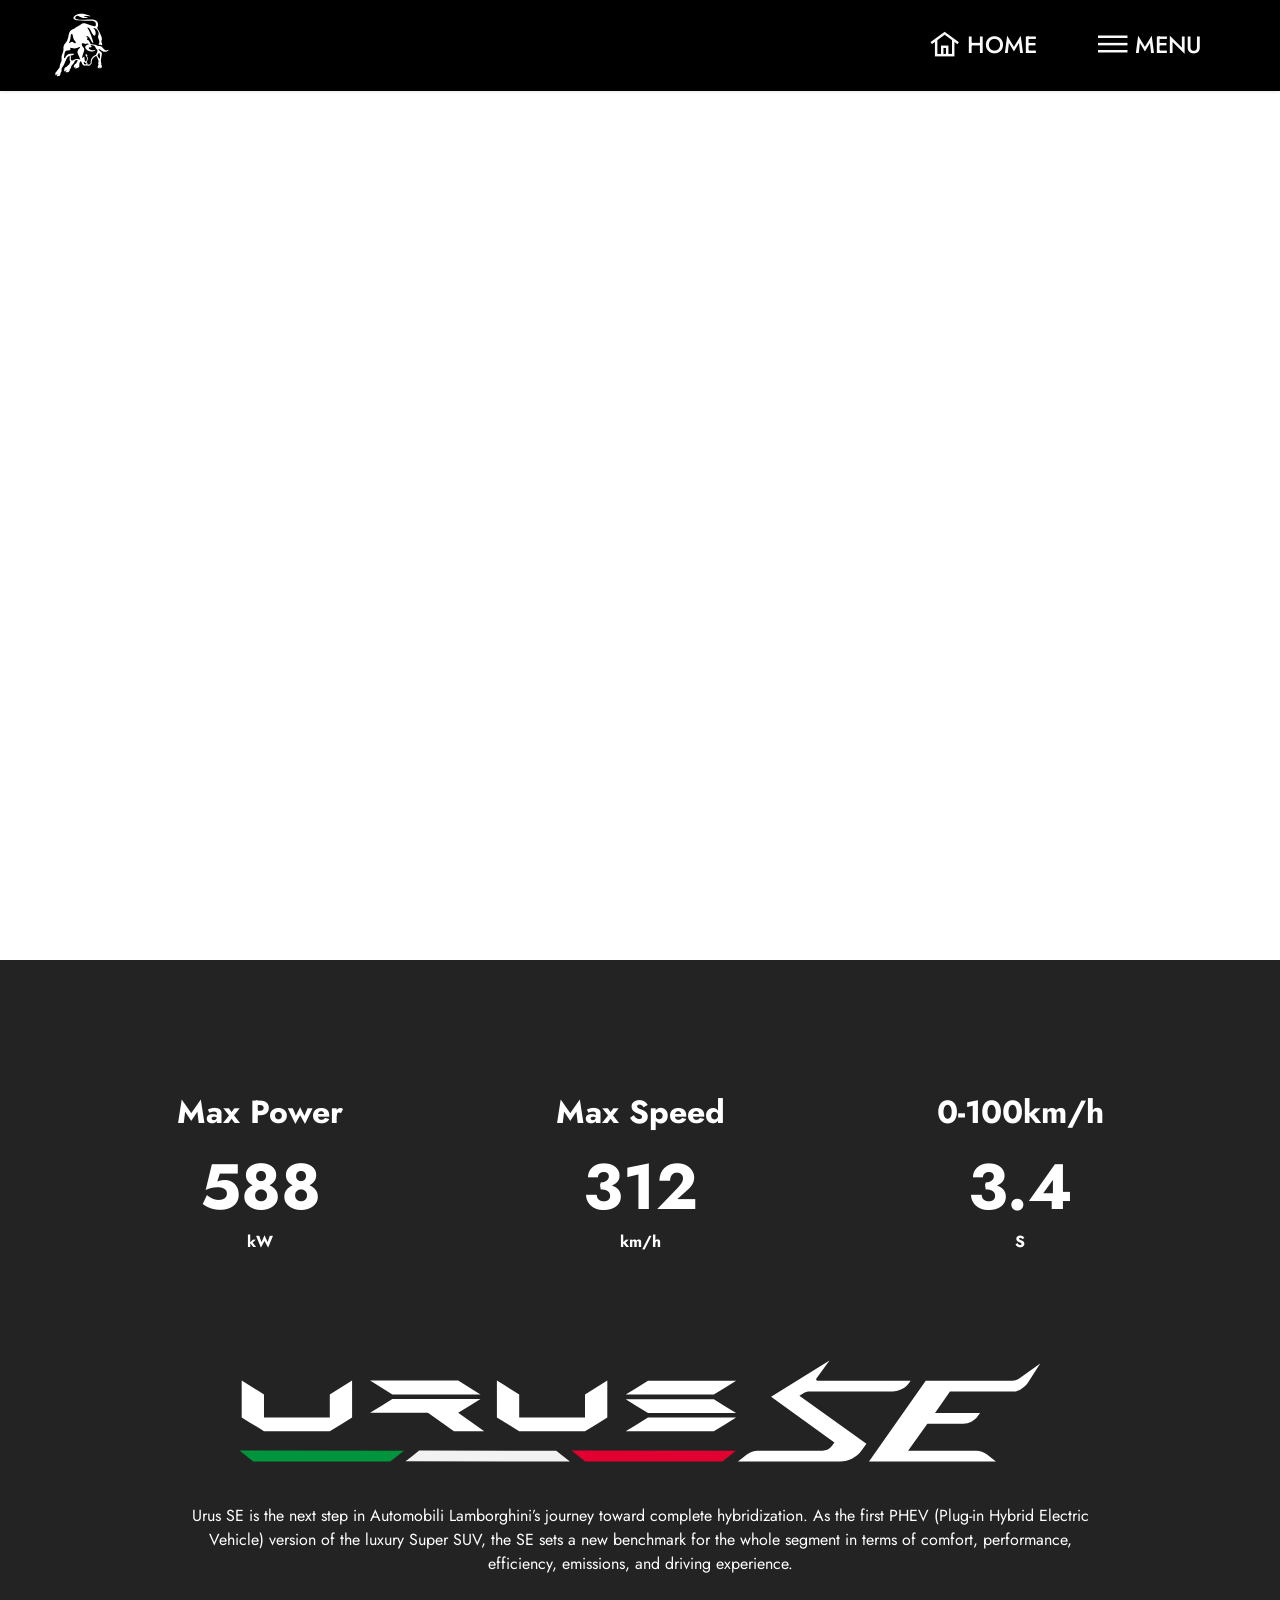
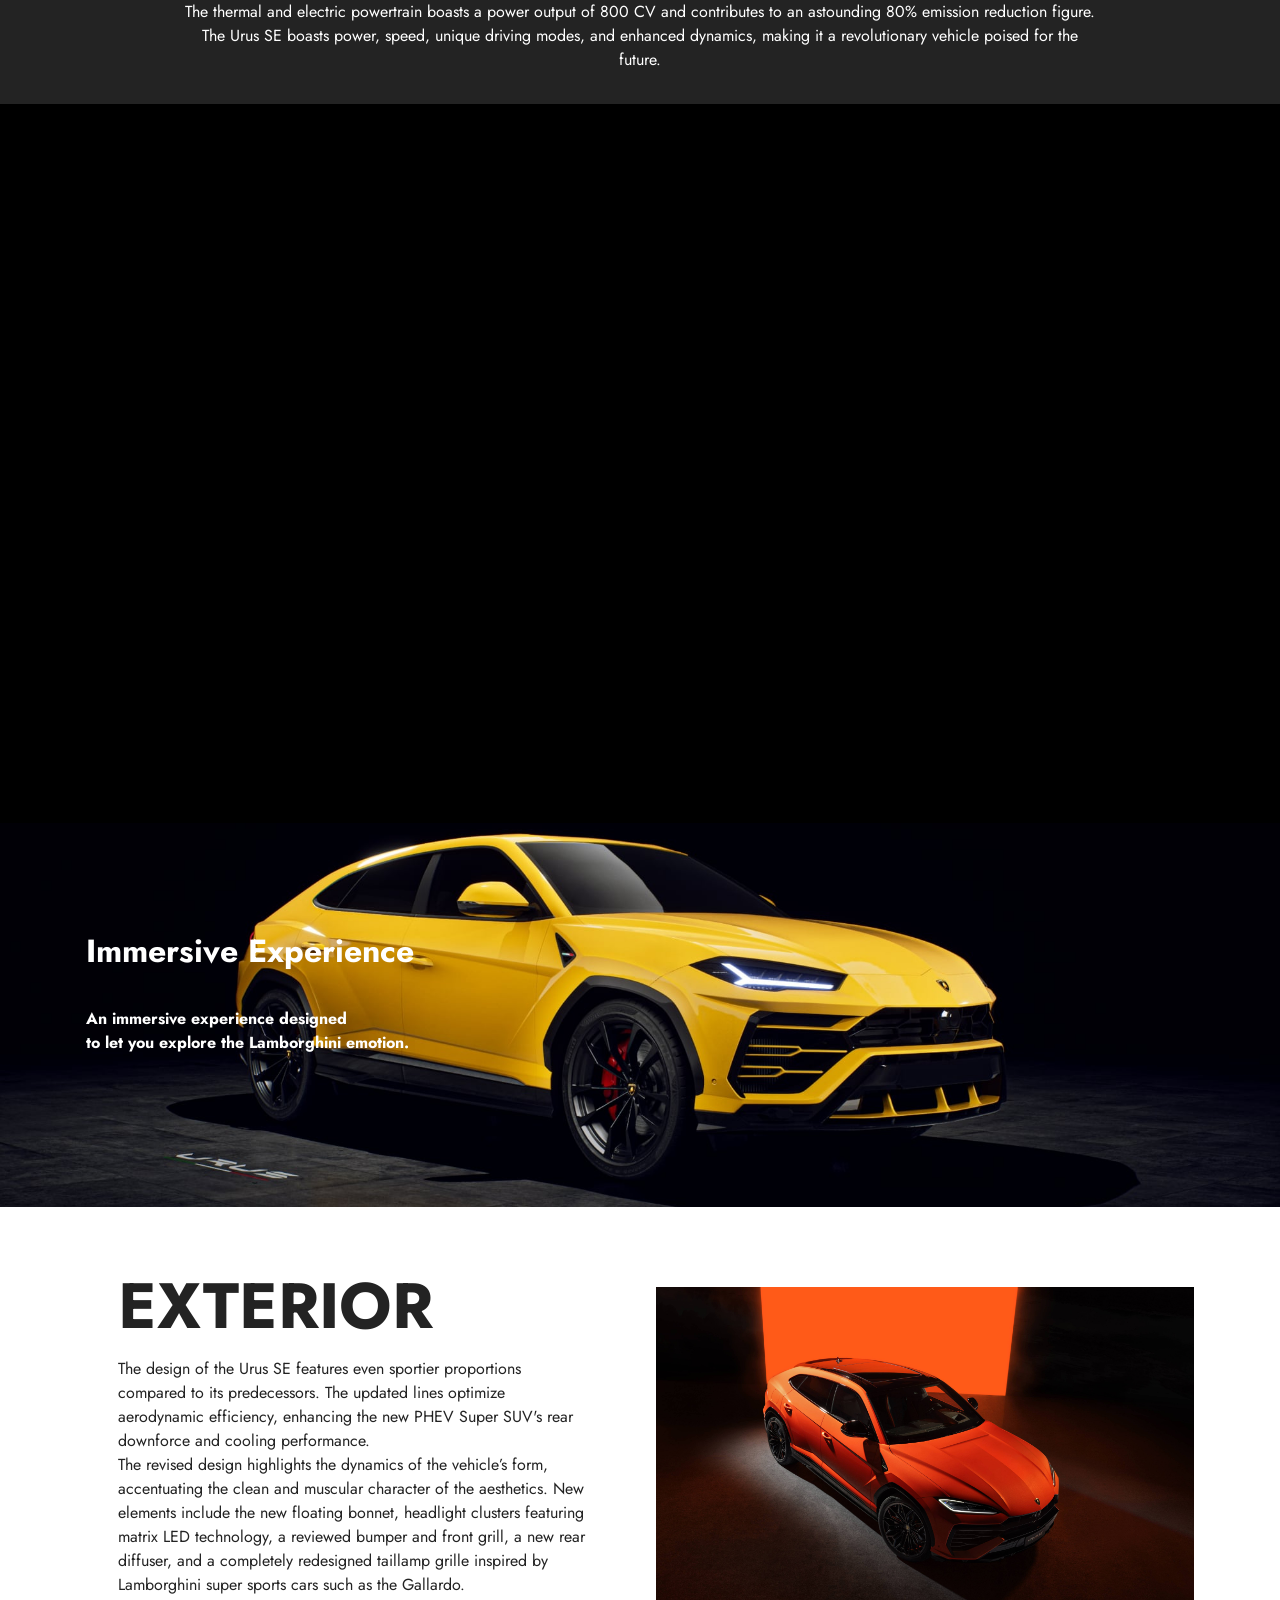
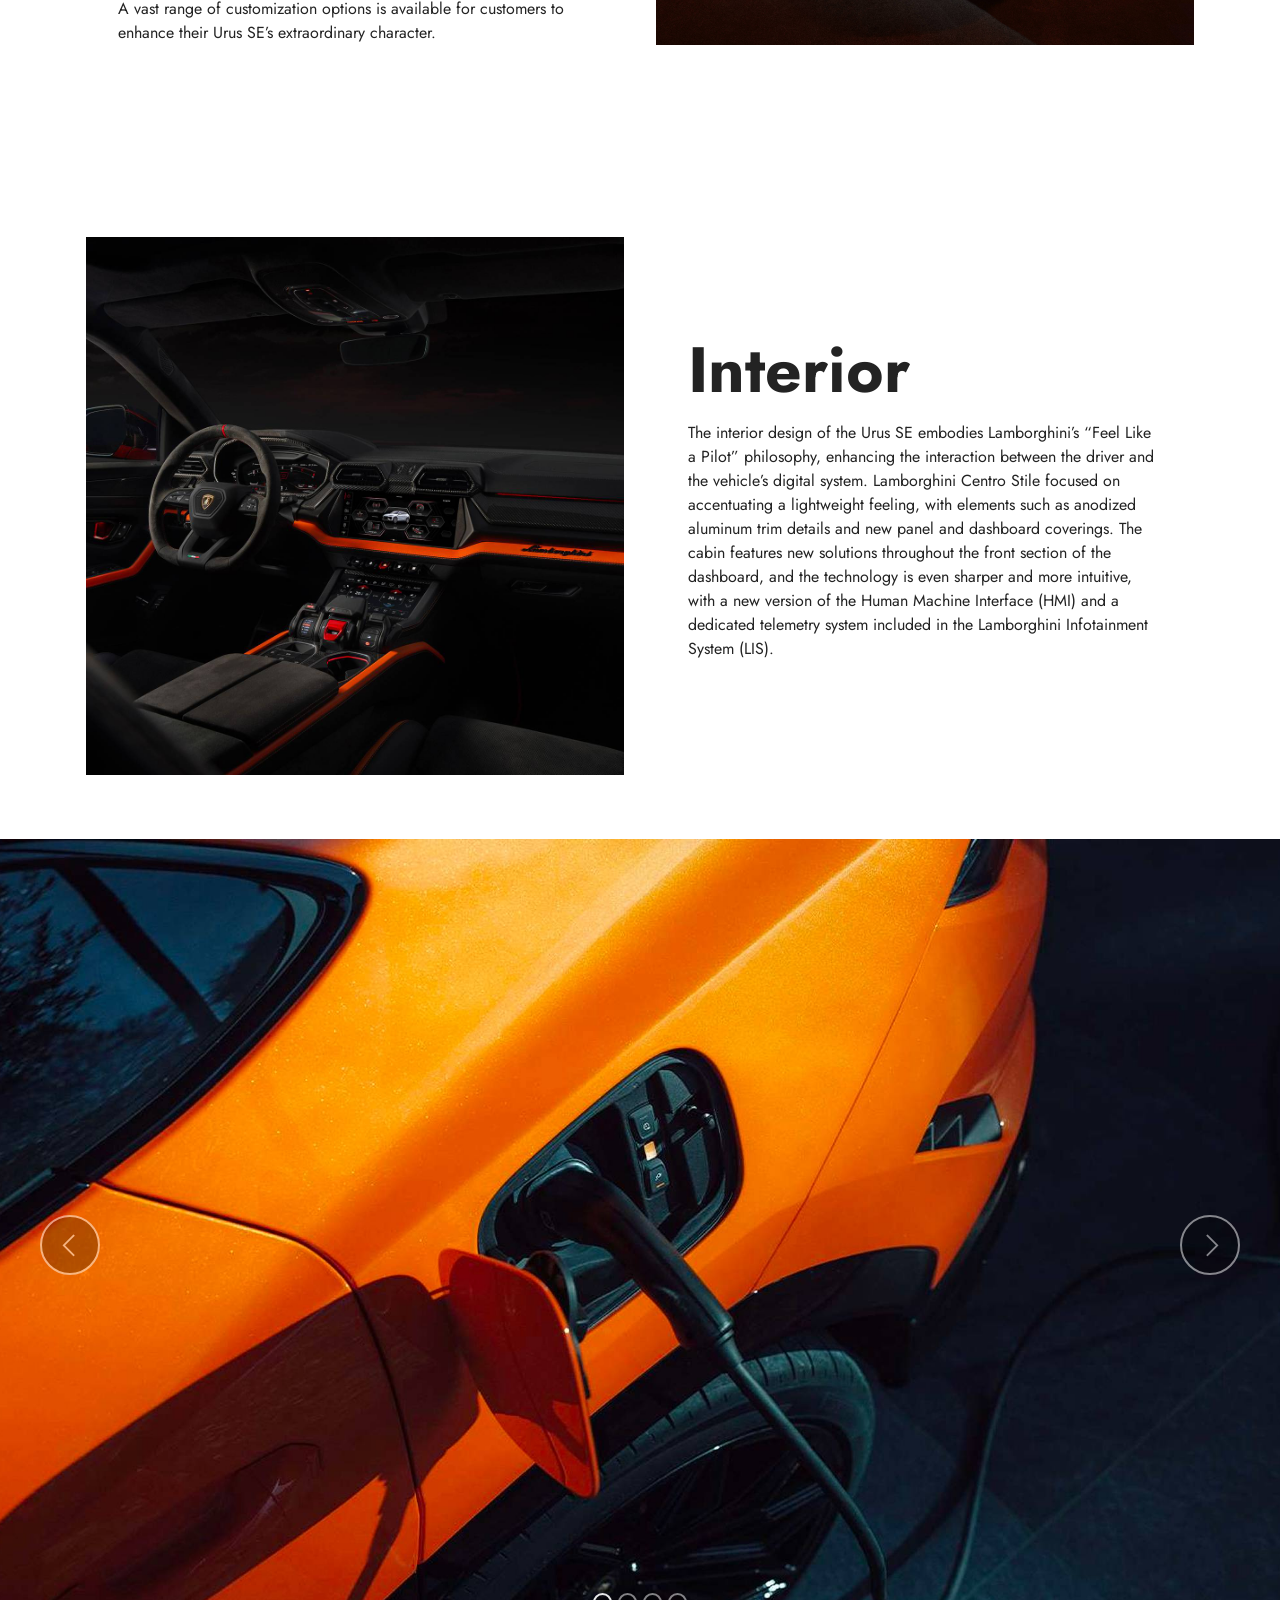
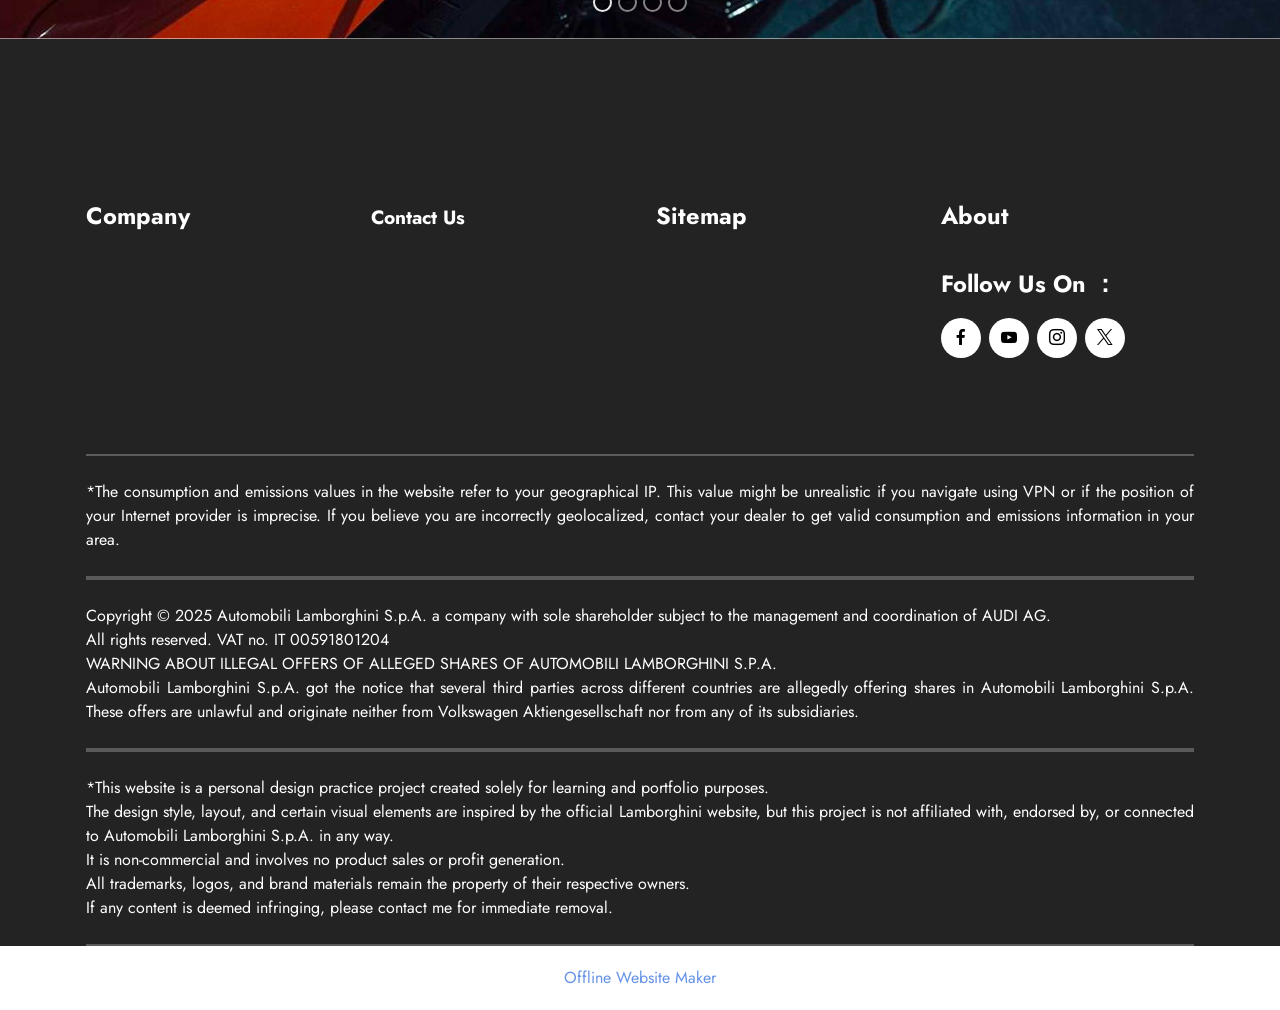
<file: page7.html>
<!DOCTYPE html>
<html  >
<head>
  <!-- Site made with Mobirise Website Builder v6.1.4, https://mobirise.com -->
  <meta charset="UTF-8">
  <meta http-equiv="X-UA-Compatible" content="IE=edge">
  <meta name="generator" content="Mobirise v6.1.4, mobirise.com">
  <meta name="viewport" content="width=device-width, initial-scale=1, minimum-scale=1">
  <link rel="shortcut icon" href="assets/images/e4b88be8bdbd-128x128.png" type="image/x-icon">
  <meta name="description" content="">
  
  
  <title>urus</title>
  <link rel="stylesheet" href="assets/web/assets/mobirise-icons2/mobirise2.css">
  <link rel="stylesheet" href="assets/bootstrap/css/bootstrap.min.css">
  <link rel="stylesheet" href="assets/dropdown/css/style.css">
  <link rel="stylesheet" href="assets/socicon/css/styles.css">
  <link rel="stylesheet" href="assets/theme/css/style.css">
  <link rel="preload" href="https://fonts.googleapis.com/css?family=Jost:100,200,300,400,500,600,700,800,900,100i,200i,300i,400i,500i,600i,700i,800i,900i&display=swap" as="style" onload="this.onload=null;this.rel='stylesheet'">
  <noscript><link rel="stylesheet" href="https://fonts.googleapis.com/css?family=Jost:100,200,300,400,500,600,700,800,900,100i,200i,300i,400i,500i,600i,700i,800i,900i&display=swap"></noscript>
  <link rel="preload" as="style" href="assets/mobirise/css/mbr-additional.css?v=bZP3Tn"><link rel="stylesheet" href="assets/mobirise/css/mbr-additional.css?v=bZP3Tn" type="text/css">

  
  
  
</head>
<body>
  
  <section data-bs-version="5.1" class="menu menu3 cid-uZ0Fyqiy5z" once="menu" id="menu3-2o">
    
    <nav class="navbar navbar-dropdown navbar-fixed-top navbar-expand-lg">
        <div class="container-fluid">
            <div class="navbar-brand">
                <span class="navbar-logo">
                    <a href="https://mobiri.se">
                        <img src="assets/images/logo-header-1.svg" alt="Mobirise Website Builder" style="height: 4.4rem;">
                    </a>
                </span>
                
            </div>
            <button class="navbar-toggler" type="button" data-toggle="collapse" data-bs-toggle="collapse" data-target="#navbarSupportedContent" data-bs-target="#navbarSupportedContent" aria-controls="navbarNavAltMarkup" aria-expanded="false" aria-label="Toggle navigation">
                <div class="hamburger">
                    <span></span>
                    <span></span>
                    <span></span>
                    <span></span>
                </div>
            </button>
            <div class="collapse navbar-collapse" id="navbarSupportedContent">
                <ul class="navbar-nav nav-dropdown nav-right" data-app-modern-menu="true"><li class="nav-item"><a class="nav-link link text-white display-4" href="https://mobiri.se"></a></li>
                    <li class="nav-item"><a class="nav-link link text-white text-primary display-4" href="index.html"><span class="mobi-mbri mobi-mbri-home mbr-iconfont mbr-iconfont-btn"></span>HOME</a></li><li class="nav-item"><a class="nav-link link text-white text-primary display-4" href="menu.html"><span class="mobi-mbri mobi-mbri-menu mbr-iconfont mbr-iconfont-btn"></span>MENU</a>
                    </li></ul>
                
                
            </div>
        </div>
    </nav>
</section>

<section data-bs-version="5.1" class="header1 cid-uZ0IyOkCPb mbr-fullscreen" data-bg-video="https://youtu.be/sKPItaB5beY?si=OX_7yXRDtCgPQYMF" id="header1-2r">

    

    <div class="mbr-fallback-image disabled"></div>
    <div class="mbr-overlay" style="opacity: 0; background-color: rgb(250, 250, 250);"></div>

    <div class="container">
        <div class="row">
            <div class="col-12 col-lg-7">
                <h1 class="mbr-section-title mbr-fonts-style mb-3 display-5"><strong>DARE TO LIVE MORE</strong></h1>
                
                <p class="mbr-text mbr-fonts-style display-1"><strong>URUS SE</strong></p>
                
            </div>
        </div>
    </div>
</section>

<section data-bs-version="5.1" class="numbers01 cid-uZ0FyniUOu" id="numbers01-2e">
	
	
	<div class="container">
		<div class="row justify-content-center">
			<div class="col-12 content-head">
				
			</div>
		</div>
		<div class="row">
			<div class="item features-without-image col-12 col-md-6 col-lg-4 active">
				<div class="item-wrapper">
					<div class="item-content">
						<h5 class="mbr-card-title mbr-fonts-style mt-0 mb-3 mbr-number display-5"><strong>Max Power</strong></h5>
						<h4 class="card-title mbr-fonts-style display-1"><strong>588</strong></h4>
						<p class="card-text mbr-fonts-style mt-0 mb-3 display-7"><strong>kW</strong><br></p>
						
					</div>

				</div>
			</div><div class="item features-without-image col-12 col-md-6 col-lg-4">
				<div class="item-wrapper">
					<div class="item-content">
						<h5 class="mbr-card-title mbr-fonts-style mt-0 mb-3 mbr-number display-5"><strong>Max Speed</strong></h5>
						<h4 class="card-title mbr-fonts-style display-1"><strong>312</strong></h4>
						<p class="card-text mbr-fonts-style mt-0 mb-3 display-7"><strong>km/h</strong></p>
						
					</div>

				</div>
			</div><div class="item features-without-image col-12 col-md-6 col-lg-4">
				<div class="item-wrapper">
					<div class="item-content">
						<h5 class="mbr-card-title mbr-fonts-style mt-0 mb-3 mbr-number display-5"><strong>0-100km/h</strong></h5>
						<h4 class="card-title mbr-fonts-style display-1"><strong>3.4</strong></h4>
						<p class="card-text mbr-fonts-style mt-0 mb-3 display-7"><strong>S</strong></p>
						
					</div>
				</div>
			</div>
			
			
		</div>
	</div>
</section>

<section data-bs-version="5.1" class="image3 cid-uZ0Fynxg1c" id="image3-2f">
    

    
    

    <div class="container">
        <div class="row justify-content-center">
            <div class="col-12 col-lg-10">
                <div class="image-wrapper">
                    <img src="assets/images/urus-se-center-desktop-dark.svg" alt="Mobirise Website Builder">
                    <p class="mbr-description mbr-fonts-style mt-2 align-center display-7">Urus SE is the next step in Automobili Lamborghini’s journey toward complete hybridization. As the first PHEV (Plug-in Hybrid Electric Vehicle) version of the luxury Super SUV, the SE sets a new benchmark for the whole segment in terms of comfort, performance, efficiency, emissions, and driving experience.
<br>
<br>The thermal and electric powertrain boasts a power output of 800 CV and contributes to an astounding 80% emission reduction figure. The Urus SE boasts power, speed, unique driving modes, and enhanced dynamics, making it a revolutionary vehicle poised for the future.</p>
                </div>
            </div>
        </div>
    </div>
</section>

<section data-bs-version="5.1" class="video2 cid-uZ0FynLsQN" id="video2-2g">
    
    
    
    <div class="container">
        
        <div class="row justify-content-center mt-4">
            <div class="col-12 col-md-12 video-block">
                <div class="video-wrapper"><iframe class="mbr-embedded-video" src="https://www.youtube.com/embed/Tb5aO78Au1c?rel=0&amp;amp;mute=1&amp;showinfo=0&amp;autoplay=1&amp;loop=1&amp;playlist=Tb5aO78Au1c" width="1280" height="720" frameborder="0" allowfullscreen></iframe></div>
                
            </div>
        </div>
    </div>
</section>

<section data-bs-version="5.1" class="features18 cid-uZ0FynY1vD" id="features18-2h">

    

    
    <div class="mbr-overlay" style="opacity: 0; background-color: rgb(255, 255, 255);">
    </div>
    <div class="container">
        <div class="mbr-section-head">
            <div class="col-12">
                
                <h5 class="mbr-section-subtitle mbr-fonts-style align-center mb-0 mt-2 display-5"><div><strong>Immersive Experience</strong></div><div>
</div></h5>
            </div>
        </div>
        <div class="row mt-4">
            <div class="item features-without-image mb-3 col-12 col-md-4 active">
                <div class="item-wrapper mb-4">
                    <div class="card-box align-left">
                        <h4 class="card-title mbr-fonts-style align-left display-7"><strong>An immersive experience designed
</strong><div><strong>to let you explore the Lamborghini emotion.</strong></div></h4>
                        
                        <div class="link-wrap">
                            
                        </div>
                    </div>
                </div>
            </div>
            
            
        </div>
    </div>
</section>

<section data-bs-version="5.1" class="image2 cid-uZ0FyocwrT" id="image2-2i">
    

    
    

    <div class="container">
        <div class="row align-items-center">
            <div class="col-12 col-lg-6">
                <div class="image-wrapper">
                    <img src="assets/images/exterior-urus-se1.webp" alt="Mobirise Website Builder">
                    
                </div>
            </div>
            <div class="col-12 col-lg">
                <div class="text-wrapper">
                    <h3 class="mbr-section-title mbr-fonts-style mb-3 display-1"><strong>EXTERIOR</strong></h3>
                    <p class="mbr-text mbr-fonts-style display-7">The design of the Urus SE features even sportier proportions compared to its predecessors. The updated lines optimize aerodynamic efficiency, enhancing the new PHEV Super SUV's rear downforce and cooling performance.
<br>The revised design highlights the dynamics of the vehicle’s form, accentuating the clean and muscular character of the aesthetics. New elements include the new floating bonnet, headlight clusters featuring matrix LED technology, a reviewed bumper and front grill, a new rear diffuser, and a completely redesigned taillamp grille inspired by Lamborghini super sports cars such as the Gallardo.
<br>A vast range of customization options is available for customers to enhance their Urus SE’s extraordinary character.</p>
                </div>
            </div>
        </div>
    </div>
</section>

<section data-bs-version="5.1" class="image1 cid-uZ0FyotvLN" id="image1-2j">
    

    
    

    <div class="container">
        <div class="row align-items-center">
            <div class="col-12 col-lg-6">
                <div class="image-wrapper">
                    <img src="assets/images/interior-1.webp" alt="Mobirise Website Builder">
                    
                </div>
            </div>
            <div class="col-12 col-lg">
                <div class="text-wrapper">
                    <h3 class="mbr-section-title mbr-fonts-style mb-3 display-1">
                        <strong>Interior</strong></h3>
                    <p class="mbr-text mbr-fonts-style display-7">The interior design of the Urus SE embodies Lamborghini’s “Feel Like a Pilot” philosophy, enhancing the interaction between the driver and the vehicle’s digital system. Lamborghini Centro Stile focused on accentuating a lightweight feeling, with elements such as anodized aluminum trim details and new panel and dashboard coverings. The cabin features new solutions throughout the front section of the dashboard, and the technology is even sharper and more intuitive, with a new version of the Human Machine Interface (HMI) and a dedicated telemetry system included in the Lamborghini Infotainment System (LIS).</p>
                </div>
            </div>
        </div>
    </div>
</section>

<section data-bs-version="5.1" class="slider1 cid-uZ0FyoHJtc" id="slider1-2k">
    
    <div class="carousel slide" id="uZ1l9BIjJu" data-interval="5000" data-bs-interval="5000">
        <ol class="carousel-indicators">
            <li data-slide-to="0" data-bs-slide-to="0" class="active" data-target="#uZ1l9BIjJu" data-bs-target="#uZ1l9BIjJu"></li>
            <li data-slide-to="1" data-bs-slide-to="1" data-target="#uZ1l9BIjJu" data-bs-target="#uZ1l9BIjJu"></li><li data-slide-to="2" data-bs-slide-to="2" data-target="#uZ1l9BIjJu" data-bs-target="#uZ1l9BIjJu"></li><li data-slide-to="3" data-bs-slide-to="3" data-target="#uZ1l9BIjJu" data-bs-target="#uZ1l9BIjJu"></li>
            
        </ol>
        <div class="carousel-inner">
            <div class="carousel-item slider-image item active">
                <div class="item-wrapper">
                    <img class="d-block w-100" src="assets/images/gallery1-desktop.webp" alt="Mobirise Website Builder" data-slide-to="0" data-bs-slide-to="0">
                    
                    
                </div>
            </div>
            
            <div class="carousel-item slider-image item">
                <div class="item-wrapper">
                    <img class="d-block w-100" src="assets/images/gallery2-desktop.webp" alt="Mobirise Website Builder" data-slide-to="1" data-bs-slide-to="1">
                    
                    
                </div>
            </div><div class="carousel-item slider-image item">
                <div class="item-wrapper">
                    <img class="d-block w-100" src="assets/images/gallery3-desktop.webp" alt="Mobirise Website Builder" data-slide-to="2" data-bs-slide-to="2">
                    
                    
                </div>
            </div><div class="carousel-item slider-image item">
                <div class="item-wrapper">
                    <img class="d-block w-100" src="assets/images/gallery4-desktop.webp" alt="Mobirise Website Builder" data-slide-to="3" data-bs-slide-to="3">
                    
                    
                </div>
            </div>
        </div>
        <a class="carousel-control carousel-control-prev" role="button" data-slide="prev" data-bs-slide="prev" href="#uZ1l9BIjJu">
            <span class="mobi-mbri mobi-mbri-arrow-prev" aria-hidden="true"></span>
            <span class="sr-only visually-hidden">Previous</span>
        </a>
        <a class="carousel-control carousel-control-next" role="button" data-slide="next" data-bs-slide="next" href="#uZ1l9BIjJu">
            <span class="mobi-mbri mobi-mbri-arrow-next" aria-hidden="true"></span>
            <span class="sr-only visually-hidden">Next</span>
        </a>
    </div>
</section>

<section data-bs-version="5.1" class="footer1 cid-uZ0Fyp04nY" once="footers" id="footer1-2l">

    

    
    
    <div class="container">
        <div class="row mbr-white">
            <div class="col-12 col-md-6 col-lg-3">
                <h5 class="mbr-section-subtitle mbr-fonts-style mb-2 display-4">
                    <strong>Company</strong>
                </h5>
                <ul class="list mbr-fonts-style display-7"></ul>
            </div>
            <div class="col-12 col-md-6 col-lg-3">
                <h5 class="mbr-section-subtitle mbr-fonts-style mb-2 display-4">
                    <strong>
</strong>
                <div><span style="font-size: 1.2rem;"><strong>Contact Us</strong></span><br></div></h5>
                <ul class="list mbr-fonts-style display-7"></ul>
            </div>
            <div class="col-12 col-md-6 col-lg-3">
                <h5 class="mbr-section-subtitle mbr-fonts-style mb-2 display-4"><strong>Sitemap</strong></h5>
                <ul class="list mbr-fonts-style display-7"></ul>
            </div>
            <div class="col-12 col-md-6 col-lg-3">
                <h5 class="mbr-section-subtitle mbr-fonts-style mb-2 display-4">
                    <strong>About</strong>
                </h5>
                <p class="mbr-text mbr-fonts-style mb-4 display-7"></p>
                <h5 class="mbr-section-subtitle mbr-fonts-style mb-3 display-4"><strong>Follow Us On ：</strong></h5>
                <div class="social-row display-7">
                    <div class="soc-item">
                        <a href="https://www.facebook.com/Lamborghini/" target="_blank">
                            <span class="mbr-iconfont socicon-facebook socicon"></span>
                        </a>
                    </div>
                    <div class="soc-item">
                        <a href="https://www.youtube.com/channel/UC9DXZC8BCDOW6pYAQKgozqw" target="_blank">
                            <span class="mbr-iconfont socicon-youtube socicon"></span>
                        </a>
                    </div>
                    <div class="soc-item">
                        <a href="https://www.instagram.com/lamborghini/?hl=en" target="_blank">
                            <span class="mbr-iconfont socicon-instagram socicon"></span>
                        </a>
                    </div>
                    <div class="soc-item">
                        <a href="https://x.com/Lamborghini" target="_blank">
                            <span class="mbr-iconfont socicon-twitter socicon"></span>
                        </a>
                    </div>
                </div>
            </div>
            
        </div>
    </div>
</section>

<section data-bs-version="5.1" class="content6 cid-uZ0FyphAua" id="content6-2m">
    
    <div class="container">
        <div class="row justify-content-center">
            <div class="col-md-12 col-lg-12">
                <hr class="line">
                <p class="mbr-text align-center mbr-fonts-style my-4 display-7">*The consumption and emissions values in the website refer to your geographical IP. This value might be unrealistic if you navigate using VPN or if the position of your Internet provider is imprecise. If you believe you are incorrectly geolocalized, contact your dealer to get valid consumption and emissions information in your area.<br></p>
                <hr class="line">
            </div>
        </div>
    </div>
</section>

<section data-bs-version="5.1" class="content6 cid-uZ0FypKVd5" id="content6-2n">
    
    <div class="container">
        <div class="row justify-content-center">
            <div class="col-md-12 col-lg-12">
                <hr class="line">
                <p class="mbr-text align-center mbr-fonts-style my-4 display-7">Copyright © 2025 Automobili Lamborghini S.p.A. a company with sole shareholder subject to the management and coordination of AUDI AG.<br>All rights reserved. VAT no. IT 00591801204<br>WARNING ABOUT ILLEGAL OFFERS OF ALLEGED SHARES OF AUTOMOBILI LAMBORGHINI S.P.A.<br>Automobili Lamborghini S.p.A. got the notice that several third parties across different countries are allegedly offering shares in Automobili Lamborghini S.p.A. These offers are unlawful and originate neither from Volkswagen Aktiengesellschaft nor from any of its subsidiaries.</p>
                <hr class="line">
            </div>
        </div>
    </div>
</section>

<section data-bs-version="5.1" class="content6 cid-uZ1hYWcO4L" id="content6-3t">
    
    <div class="container">
        <div class="row justify-content-center">
            <div class="col-md-12 col-lg-12">
                <hr class="line">
                <p class="mbr-text align-center mbr-fonts-style my-4 display-7">*This website is a personal design practice project created solely for learning and portfolio purposes.<br>The design style, layout, and certain visual elements are inspired by the official Lamborghini website, but this project is not affiliated with, endorsed by, or connected to Automobili Lamborghini S.p.A. in any way.<br>It is non-commercial and involves no product sales or profit generation.<br>All trademarks, logos, and brand materials remain the property of their respective owners.<br>If any content is deemed infringing, please contact me for immediate removal.<br></p>
                <hr class="line">
            </div>
        </div>
    </div>
</section><section class="display-7" style="padding: 0;align-items: center;justify-content: center;flex-wrap: wrap;    align-content: center;display: flex;position: relative;height: 4rem;"><a href="https://mobiri.se/" style="flex: 1 1;height: 4rem;position: absolute;width: 100%;z-index: 1;"><img alt="" style="height: 4rem;" src="[data-uri]"></a><p style="margin: 0;text-align: center;" class="display-7">&#8204;</p><a style="z-index:1" href="https://mobirise.com/offline-website-builder.html">Offline Website Maker</a></section><script src="assets/bootstrap/js/bootstrap.bundle.min.js"></script>  <script src="assets/smoothscroll/smooth-scroll.js"></script>  <script src="assets/ytplayer/index.js"></script>  <script src="assets/vimeoplayer/player.js"></script>  <script src="assets/playervimeo/vimeo_player.js"></script>  <script src="assets/dropdown/js/navbar-dropdown.js"></script>  <script src="assets/theme/js/script.js"></script>  
  
  
</body>
</html>
</file>
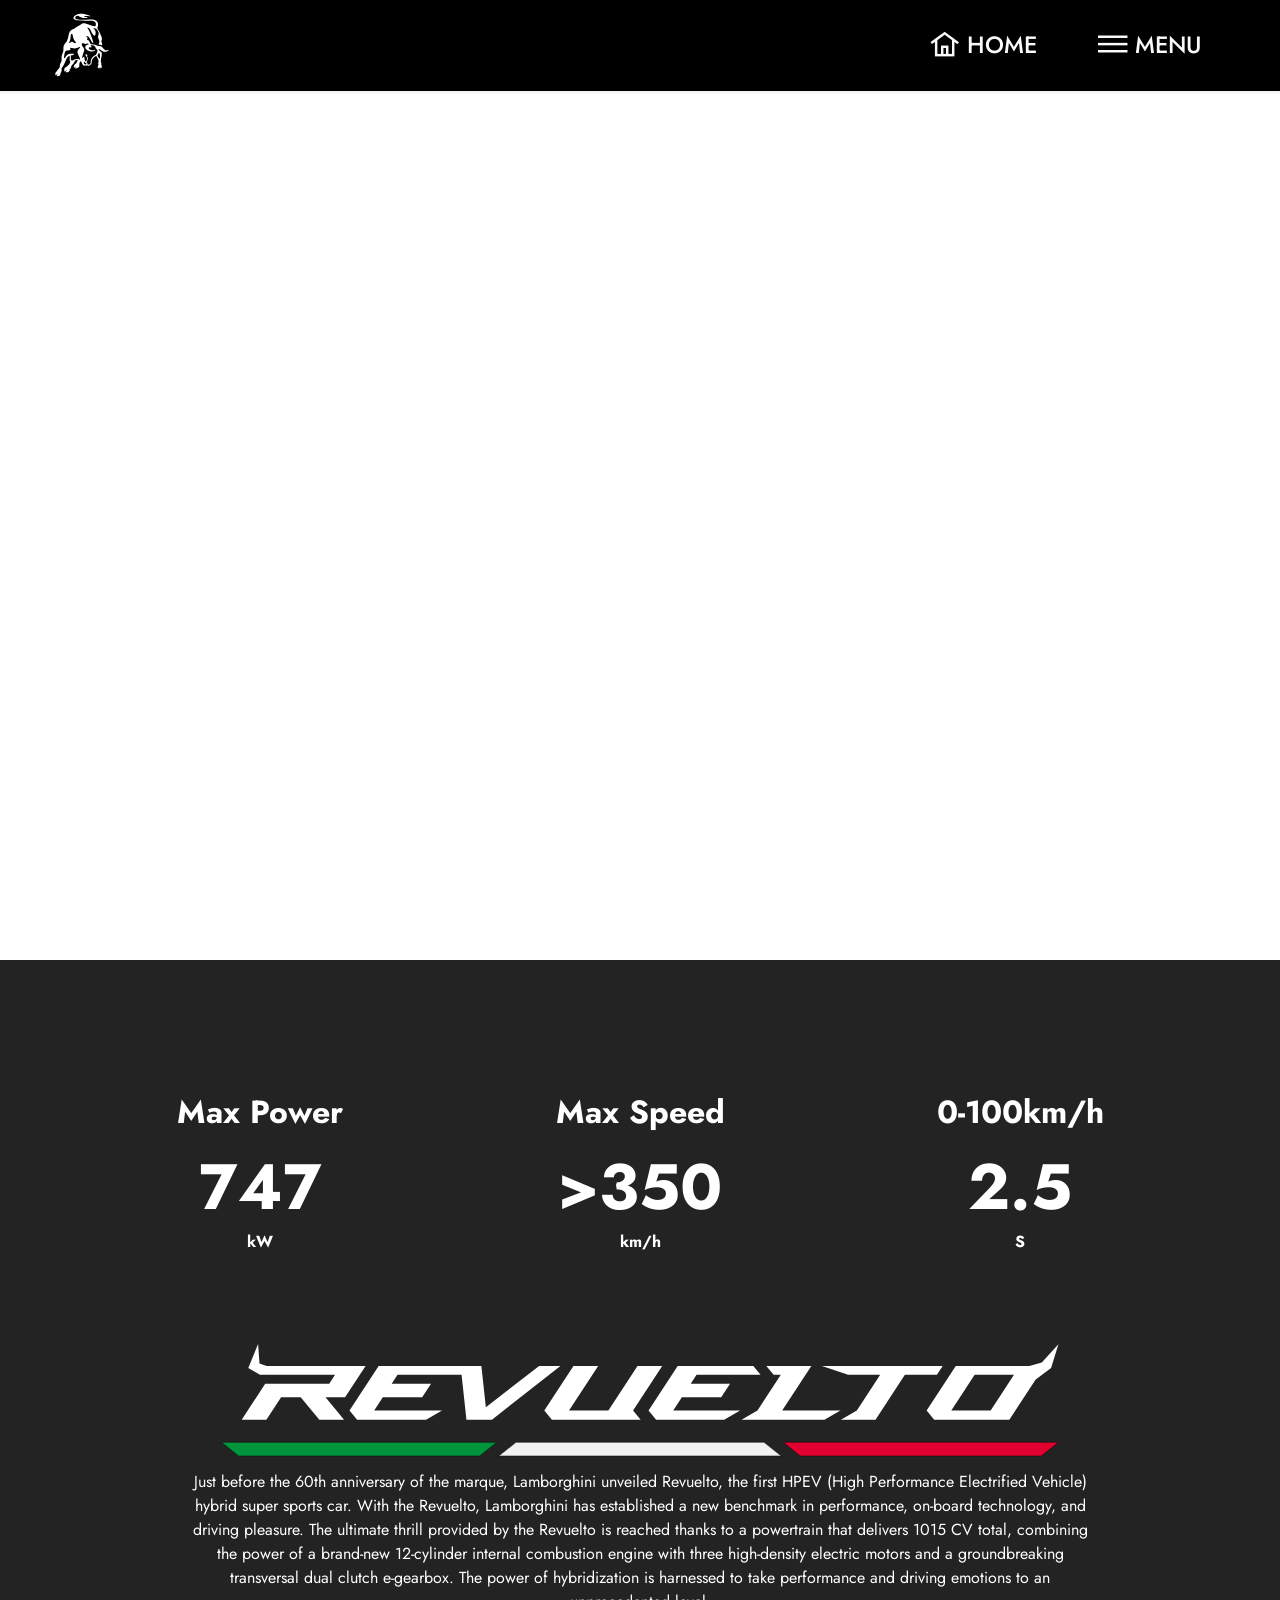
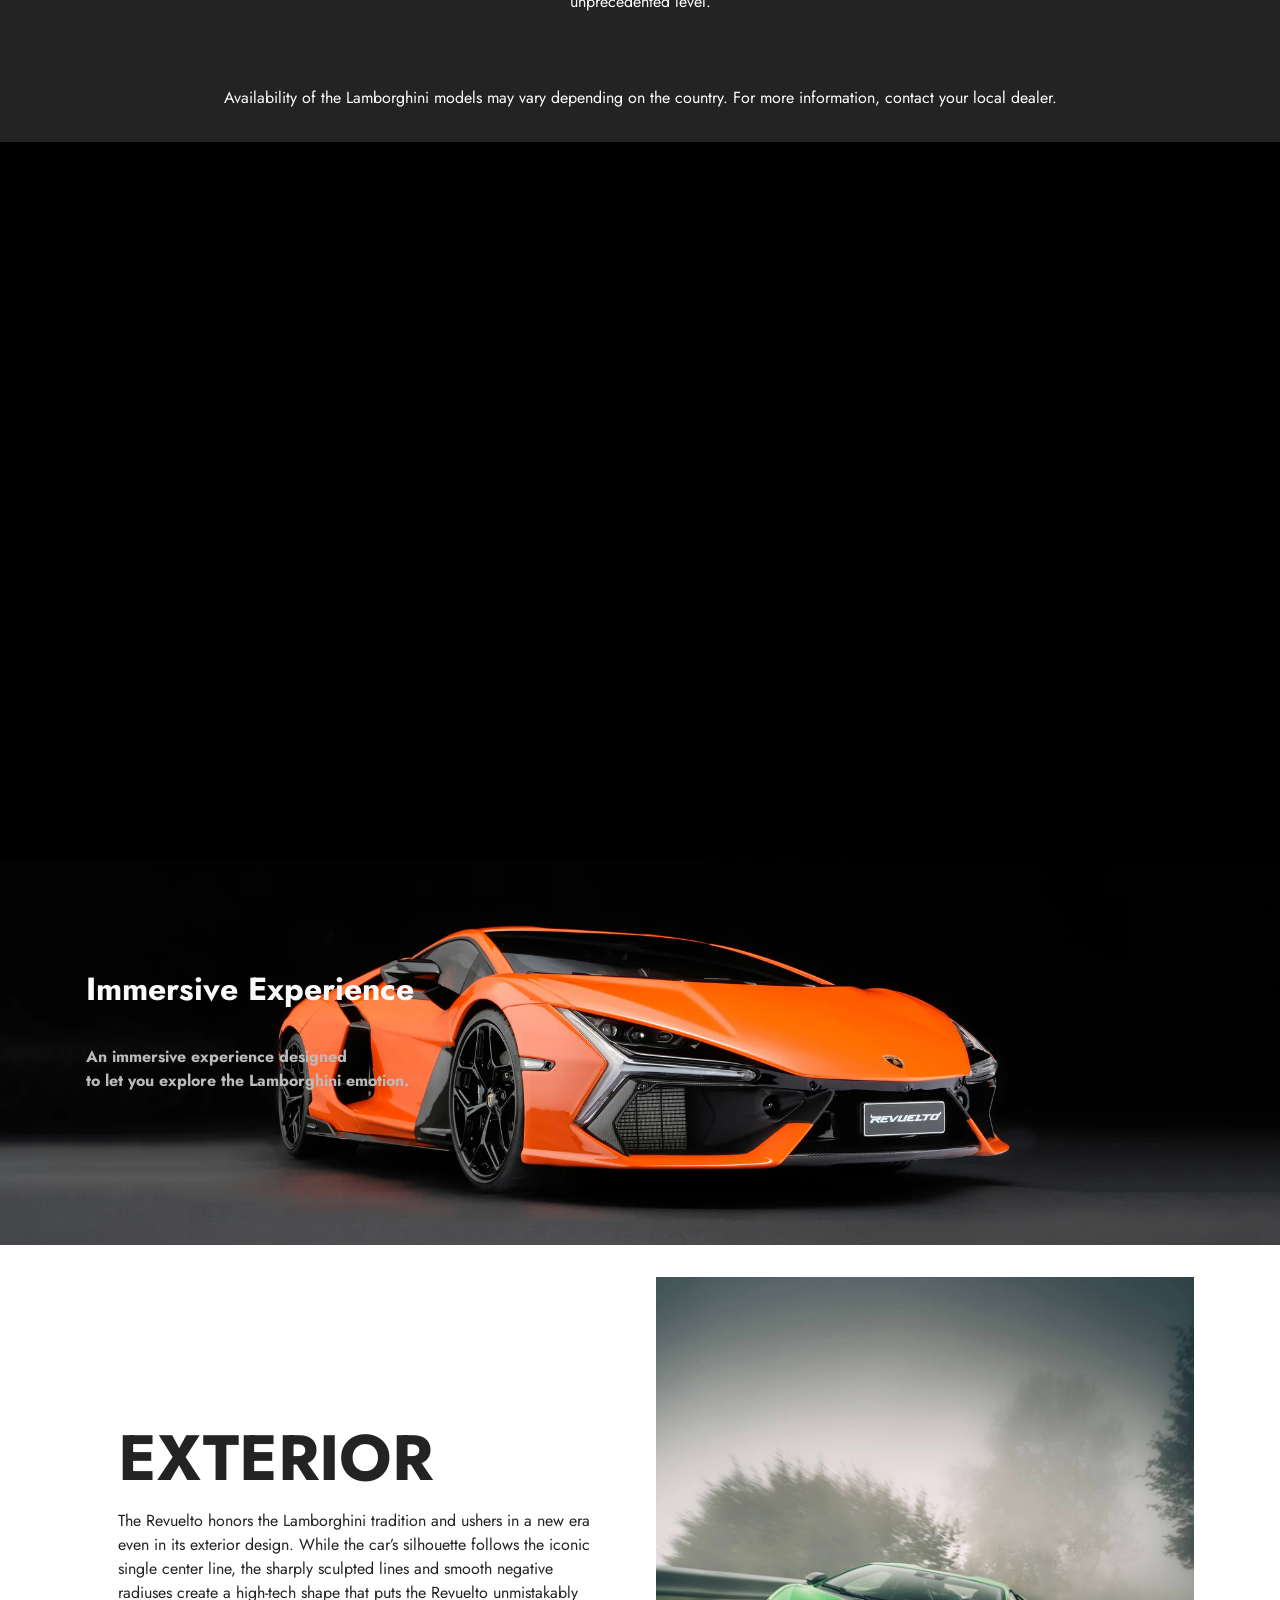
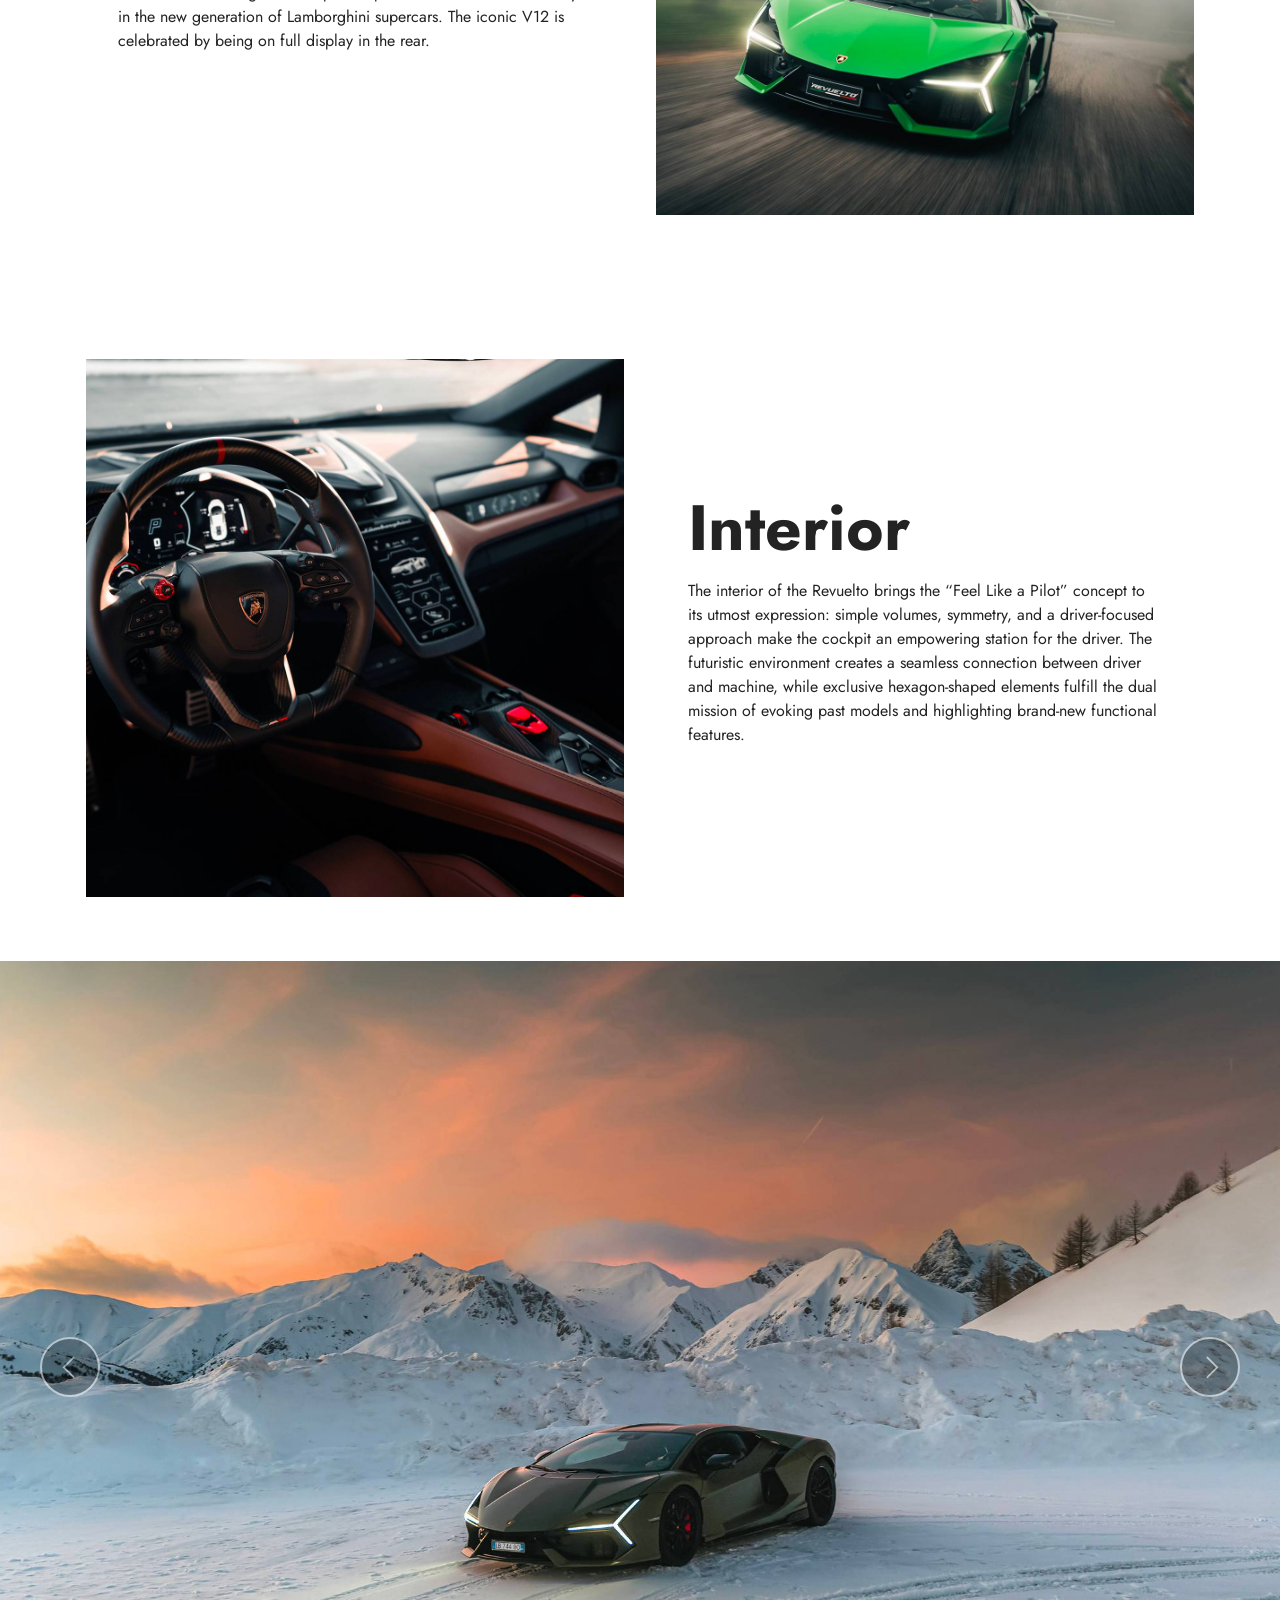
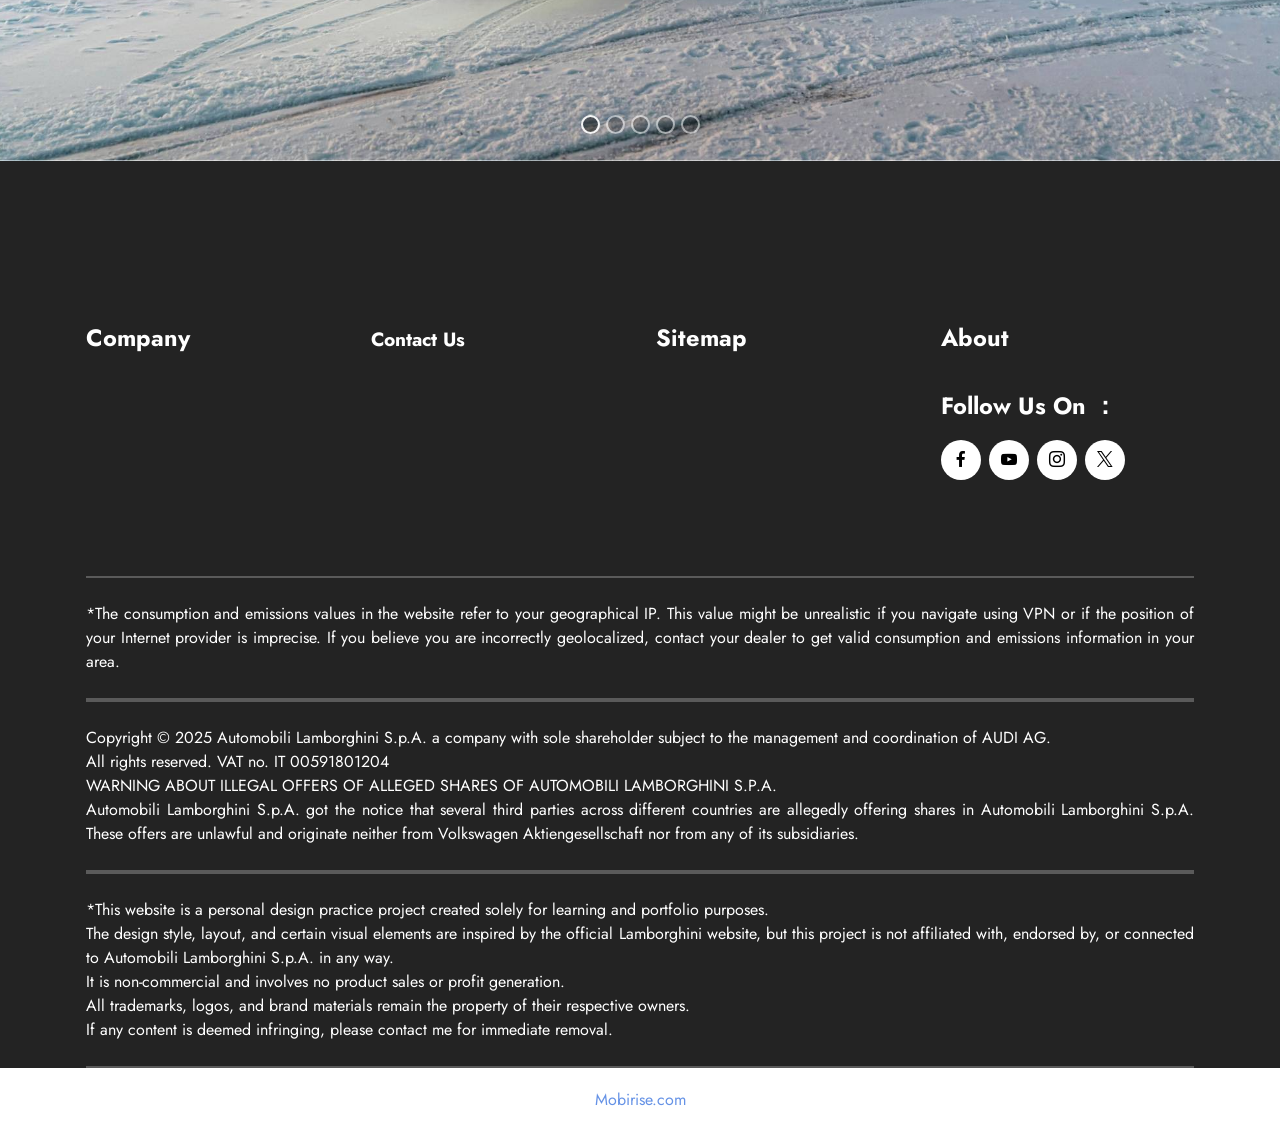
<file: page8.html>
<!DOCTYPE html>
<html  >
<head>
  <!-- Site made with Mobirise Website Builder v6.1.4, https://mobirise.com -->
  <meta charset="UTF-8">
  <meta http-equiv="X-UA-Compatible" content="IE=edge">
  <meta name="generator" content="Mobirise v6.1.4, mobirise.com">
  <meta name="viewport" content="width=device-width, initial-scale=1, minimum-scale=1">
  <link rel="shortcut icon" href="assets/images/e4b88be8bdbd-128x128.png" type="image/x-icon">
  <meta name="description" content="">
  
  
  <title>revuelto</title>
  <link rel="stylesheet" href="assets/web/assets/mobirise-icons2/mobirise2.css">
  <link rel="stylesheet" href="assets/bootstrap/css/bootstrap.min.css">
  <link rel="stylesheet" href="assets/dropdown/css/style.css">
  <link rel="stylesheet" href="assets/socicon/css/styles.css">
  <link rel="stylesheet" href="assets/theme/css/style.css">
  <link rel="preload" href="https://fonts.googleapis.com/css?family=Jost:100,200,300,400,500,600,700,800,900,100i,200i,300i,400i,500i,600i,700i,800i,900i&display=swap" as="style" onload="this.onload=null;this.rel='stylesheet'">
  <noscript><link rel="stylesheet" href="https://fonts.googleapis.com/css?family=Jost:100,200,300,400,500,600,700,800,900,100i,200i,300i,400i,500i,600i,700i,800i,900i&display=swap"></noscript>
  <link rel="preload" as="style" href="assets/mobirise/css/mbr-additional.css?v=6M0McD"><link rel="stylesheet" href="assets/mobirise/css/mbr-additional.css?v=6M0McD" type="text/css">

  
  
  
</head>
<body>
  
  <section data-bs-version="5.1" class="menu menu3 cid-uZ0S2nOQS5" once="menu" id="menu3-33">
    
    <nav class="navbar navbar-dropdown navbar-fixed-top navbar-expand-lg">
        <div class="container-fluid">
            <div class="navbar-brand">
                <span class="navbar-logo">
                    <a href="https://mobiri.se">
                        <img src="assets/images/logo-header-1.svg" alt="Mobirise Website Builder" style="height: 4.4rem;">
                    </a>
                </span>
                
            </div>
            <button class="navbar-toggler" type="button" data-toggle="collapse" data-bs-toggle="collapse" data-target="#navbarSupportedContent" data-bs-target="#navbarSupportedContent" aria-controls="navbarNavAltMarkup" aria-expanded="false" aria-label="Toggle navigation">
                <div class="hamburger">
                    <span></span>
                    <span></span>
                    <span></span>
                    <span></span>
                </div>
            </button>
            <div class="collapse navbar-collapse" id="navbarSupportedContent">
                <ul class="navbar-nav nav-dropdown nav-right" data-app-modern-menu="true"><li class="nav-item"><a class="nav-link link text-white display-4" href="https://mobiri.se"></a></li>
                    <li class="nav-item"><a class="nav-link link text-white text-primary display-4" href="index.html"><span class="mobi-mbri mobi-mbri-home mbr-iconfont mbr-iconfont-btn"></span>HOME</a></li><li class="nav-item"><a class="nav-link link text-white text-primary display-4" href="menu.html"><span class="mobi-mbri mobi-mbri-menu mbr-iconfont mbr-iconfont-btn"></span>MENU</a>
                    </li></ul>
                
                
            </div>
        </div>
    </nav>
</section>

<section data-bs-version="5.1" class="header1 cid-uZ0S2l4fox mbr-fullscreen" data-bg-video="https://youtu.be/yWn78GW1Btk?si=GQSYua9xrUELnD1M" id="header1-2s">

    

    <div class="mbr-fallback-image disabled"></div>
    <div class="mbr-overlay" style="opacity: 0; background-color: rgb(250, 250, 250);"></div>

    <div class="container">
        <div class="row">
            <div class="col-12 col-lg-7">
                <h1 class="mbr-section-title mbr-fonts-style mb-3 display-5">FROM NOW ON</h1>
                
                <p class="mbr-text mbr-fonts-style display-1"><strong>REVUELTO</strong></p>
                
            </div>
        </div>
    </div>
</section>

<section data-bs-version="5.1" class="numbers01 cid-uZ0S2lu8Nd" id="numbers01-2t">
	
	
	<div class="container">
		<div class="row justify-content-center">
			<div class="col-12 content-head">
				
			</div>
		</div>
		<div class="row">
			<div class="item features-without-image col-12 col-md-6 col-lg-4 active">
				<div class="item-wrapper">
					<div class="item-content">
						<h5 class="mbr-card-title mbr-fonts-style mt-0 mb-3 mbr-number display-5"><strong>Max Power</strong></h5>
						<h4 class="card-title mbr-fonts-style display-1"><strong>747</strong></h4>
						<p class="card-text mbr-fonts-style mt-0 mb-3 display-7"><strong>kW</strong><br></p>
						
					</div>

				</div>
			</div><div class="item features-without-image col-12 col-md-6 col-lg-4">
				<div class="item-wrapper">
					<div class="item-content">
						<h5 class="mbr-card-title mbr-fonts-style mt-0 mb-3 mbr-number display-5"><strong>Max Speed</strong></h5>
						<h4 class="card-title mbr-fonts-style display-1"><strong>&gt;350</strong></h4>
						<p class="card-text mbr-fonts-style mt-0 mb-3 display-7"><strong>km/h</strong></p>
						
					</div>

				</div>
			</div><div class="item features-without-image col-12 col-md-6 col-lg-4">
				<div class="item-wrapper">
					<div class="item-content">
						<h5 class="mbr-card-title mbr-fonts-style mt-0 mb-3 mbr-number display-5"><strong>0-100km/h</strong></h5>
						<h4 class="card-title mbr-fonts-style display-1">
							<strong>2.5</strong></h4>
						<p class="card-text mbr-fonts-style mt-0 mb-3 display-7"><strong>S</strong></p>
						
					</div>
				</div>
			</div>
			
			
		</div>
	</div>
</section>

<section data-bs-version="5.1" class="image3 cid-uZ0S2lJdV6" id="image3-2u">
    

    
    

    <div class="container">
        <div class="row justify-content-center">
            <div class="col-12 col-lg-10">
                <div class="image-wrapper">
                    <img src="assets/images/modelrevuelto-aligncenter-sizedesktop-modedark.svg" alt="Mobirise Website Builder">
                    <p class="mbr-description mbr-fonts-style mt-2 align-center display-7">Just before the 60th anniversary of the marque, Lamborghini unveiled Revuelto, the first HPEV (High Performance Electrified Vehicle) hybrid super sports car. With the Revuelto, Lamborghini has established a new benchmark in performance, on-board technology, and driving pleasure. The ultimate thrill provided by the Revuelto is reached thanks to a powertrain that delivers 1015 CV total, combining the power of a brand-new 12-cylinder internal combustion engine with three high-density electric motors and a groundbreaking transversal dual clutch e-gearbox. The power of hybridization is harnessed to take performance and driving emotions to an unprecedented level.
<br>
<br> 
<br>
<br>Availability of the Lamborghini models may vary depending on the country. For more information, contact your local dealer.</p>
                </div>
            </div>
        </div>
    </div>
</section>

<section data-bs-version="5.1" class="video2 cid-uZ0S2lT7pR" id="video2-2v">
    
    
    
    <div class="container">
        
        <div class="row justify-content-center mt-4">
            <div class="col-12 col-md-12 video-block">
                <div class="video-wrapper"><iframe class="mbr-embedded-video" src="https://www.youtube.com/embed/sitXeGjm4Mc?rel=0&amp;amp;mute=1&amp;showinfo=0&amp;autoplay=1&amp;loop=1&amp;playlist=sitXeGjm4Mc" width="1280" height="720" frameborder="0" allowfullscreen></iframe></div>
                
            </div>
        </div>
    </div>
</section>

<section data-bs-version="5.1" class="features18 cid-uZ0S2m7shg" id="features18-2w">

    

    
    <div class="mbr-overlay" style="opacity: 0; background-color: rgb(255, 255, 255);">
    </div>
    <div class="container">
        <div class="mbr-section-head">
            <div class="col-12">
                
                <h5 class="mbr-section-subtitle mbr-fonts-style align-center mb-0 mt-2 display-5"><div><strong>Immersive Experience</strong></div><div>
</div></h5>
            </div>
        </div>
        <div class="row mt-4">
            <div class="item features-without-image mb-3 col-12 col-md-4 active">
                <div class="item-wrapper mb-4">
                    <div class="card-box align-left">
                        <h4 class="card-title mbr-fonts-style align-left display-7"><strong>An immersive experience designed
</strong><div><strong>to let you explore the Lamborghini emotion.</strong></div></h4>
                        
                        <div class="link-wrap">
                            
                        </div>
                    </div>
                </div>
            </div>
            
            
        </div>
    </div>
</section>

<section data-bs-version="5.1" class="image2 cid-uZ0S2mnrQm" id="image2-2x">
    

    
    

    <div class="container">
        <div class="row align-items-center">
            <div class="col-12 col-lg-6">
                <div class="image-wrapper">
                    <img src="assets/images/exterior-1.webp" alt="Mobirise Website Builder">
                    
                </div>
            </div>
            <div class="col-12 col-lg">
                <div class="text-wrapper">
                    <h3 class="mbr-section-title mbr-fonts-style mb-3 display-1"><strong>EXTERIOR</strong></h3>
                    <p class="mbr-text mbr-fonts-style display-7">The Revuelto honors the Lamborghini tradition and ushers in a new era even in its exterior design. While the car’s silhouette follows the iconic single center line, the sharply sculpted lines and smooth negative radiuses create a high-tech shape that puts the Revuelto unmistakably in the new generation of Lamborghini supercars. The iconic V12 is celebrated by being on full display in the rear.</p>
                </div>
            </div>
        </div>
    </div>
</section>

<section data-bs-version="5.1" class="image1 cid-uZ0S2mASLN" id="image1-2y">
    

    
    

    <div class="container">
        <div class="row align-items-center">
            <div class="col-12 col-lg-6">
                <div class="image-wrapper">
                    <img src="assets/images/interior-2.webp" alt="Mobirise Website Builder">
                    
                </div>
            </div>
            <div class="col-12 col-lg">
                <div class="text-wrapper">
                    <h3 class="mbr-section-title mbr-fonts-style mb-3 display-1">
                        <strong>Interior</strong></h3>
                    <p class="mbr-text mbr-fonts-style display-7">The interior of the Revuelto brings the “Feel Like a Pilot” concept to its utmost expression: simple volumes, symmetry, and a driver-focused approach make the cockpit an empowering station for the driver. The futuristic environment creates a seamless connection between driver and machine, while exclusive hexagon-shaped elements fulfill the dual mission of evoking past models and highlighting brand-new functional features.<br></p>
                </div>
            </div>
        </div>
    </div>
</section>

<section data-bs-version="5.1" class="slider1 cid-uZ0S2mOupt" id="slider1-2z">
    
    <div class="carousel slide" id="uZ1l9Ivc9N" data-interval="5000" data-bs-interval="5000">
        <ol class="carousel-indicators">
            <li data-slide-to="0" data-bs-slide-to="0" class="active" data-target="#uZ1l9Ivc9N" data-bs-target="#uZ1l9Ivc9N"></li>
            <li data-slide-to="1" data-bs-slide-to="1" data-target="#uZ1l9Ivc9N" data-bs-target="#uZ1l9Ivc9N"></li><li data-slide-to="2" data-bs-slide-to="2" data-target="#uZ1l9Ivc9N" data-bs-target="#uZ1l9Ivc9N"></li><li data-slide-to="3" data-bs-slide-to="3" data-target="#uZ1l9Ivc9N" data-bs-target="#uZ1l9Ivc9N"></li><li data-slide-to="4" data-bs-slide-to="4" data-target="#uZ1l9Ivc9N" data-bs-target="#uZ1l9Ivc9N"></li>
            
        </ol>
        <div class="carousel-inner">
            <div class="carousel-item slider-image item active">
                <div class="item-wrapper">
                    <img class="d-block w-100" src="assets/images/gallery1-desktop-1.webp" alt="Mobirise Website Builder" data-slide-to="0" data-bs-slide-to="0">
                    
                    
                </div>
            </div>
            
            <div class="carousel-item slider-image item">
                <div class="item-wrapper">
                    <img class="d-block w-100" src="assets/images/gallery2-desktop-1.webp" alt="Mobirise Website Builder" data-slide-to="1" data-bs-slide-to="1">
                    
                    
                </div>
            </div><div class="carousel-item slider-image item">
                <div class="item-wrapper">
                    <img class="d-block w-100" src="assets/images/gallery3-desktop-1.webp" alt="Mobirise Website Builder" data-slide-to="2" data-bs-slide-to="2">
                    
                    
                </div>
            </div><div class="carousel-item slider-image item">
                <div class="item-wrapper">
                    <img class="d-block w-100" src="assets/images/gallery4-desktop-1.webp" alt="Mobirise Website Builder" data-slide-to="3" data-bs-slide-to="3">
                    
                    
                </div>
            </div><div class="carousel-item slider-image item">
                <div class="item-wrapper">
                    <img class="d-block w-100" src="assets/images/gallery5-desktop.webp" alt="Mobirise Website Builder" data-slide-to="4" data-bs-slide-to="4">
                    
                    
                </div>
            </div>
        </div>
        <a class="carousel-control carousel-control-prev" role="button" data-slide="prev" data-bs-slide="prev" href="#uZ1l9Ivc9N">
            <span class="mobi-mbri mobi-mbri-arrow-prev" aria-hidden="true"></span>
            <span class="sr-only visually-hidden">Previous</span>
        </a>
        <a class="carousel-control carousel-control-next" role="button" data-slide="next" data-bs-slide="next" href="#uZ1l9Ivc9N">
            <span class="mobi-mbri mobi-mbri-arrow-next" aria-hidden="true"></span>
            <span class="sr-only visually-hidden">Next</span>
        </a>
    </div>
</section>

<section data-bs-version="5.1" class="footer1 cid-uZ0S2n6Cgp" once="footers" id="footer1-30">

    

    
    
    <div class="container">
        <div class="row mbr-white">
            <div class="col-12 col-md-6 col-lg-3">
                <h5 class="mbr-section-subtitle mbr-fonts-style mb-2 display-4">
                    <strong>Company</strong>
                </h5>
                <ul class="list mbr-fonts-style display-7"></ul>
            </div>
            <div class="col-12 col-md-6 col-lg-3">
                <h5 class="mbr-section-subtitle mbr-fonts-style mb-2 display-4">
                    <strong>
</strong>
                <div><span style="font-size: 1.2rem;"><strong>Contact Us</strong></span><br></div></h5>
                <ul class="list mbr-fonts-style display-7"></ul>
            </div>
            <div class="col-12 col-md-6 col-lg-3">
                <h5 class="mbr-section-subtitle mbr-fonts-style mb-2 display-4"><strong>Sitemap</strong></h5>
                <ul class="list mbr-fonts-style display-7"></ul>
            </div>
            <div class="col-12 col-md-6 col-lg-3">
                <h5 class="mbr-section-subtitle mbr-fonts-style mb-2 display-4">
                    <strong>About</strong>
                </h5>
                <p class="mbr-text mbr-fonts-style mb-4 display-7"></p>
                <h5 class="mbr-section-subtitle mbr-fonts-style mb-3 display-4"><strong>Follow Us On ：</strong></h5>
                <div class="social-row display-7">
                    <div class="soc-item">
                        <a href="https://www.facebook.com/Lamborghini/" target="_blank">
                            <span class="mbr-iconfont socicon-facebook socicon"></span>
                        </a>
                    </div>
                    <div class="soc-item">
                        <a href="https://www.youtube.com/channel/UC9DXZC8BCDOW6pYAQKgozqw" target="_blank">
                            <span class="mbr-iconfont socicon-youtube socicon"></span>
                        </a>
                    </div>
                    <div class="soc-item">
                        <a href="https://www.instagram.com/lamborghini/?hl=en" target="_blank">
                            <span class="mbr-iconfont socicon-instagram socicon"></span>
                        </a>
                    </div>
                    <div class="soc-item">
                        <a href="https://x.com/Lamborghini" target="_blank">
                            <span class="mbr-iconfont socicon-twitter socicon"></span>
                        </a>
                    </div>
                </div>
            </div>
            
        </div>
    </div>
</section>

<section data-bs-version="5.1" class="content6 cid-uZ0S2nr6Ks" id="content6-31">
    
    <div class="container">
        <div class="row justify-content-center">
            <div class="col-md-12 col-lg-12">
                <hr class="line">
                <p class="mbr-text align-center mbr-fonts-style my-4 display-7">*The consumption and emissions values in the website refer to your geographical IP. This value might be unrealistic if you navigate using VPN or if the position of your Internet provider is imprecise. If you believe you are incorrectly geolocalized, contact your dealer to get valid consumption and emissions information in your area.<br></p>
                <hr class="line">
            </div>
        </div>
    </div>
</section>

<section data-bs-version="5.1" class="content6 cid-uZ0S2nDUDY" id="content6-32">
    
    <div class="container">
        <div class="row justify-content-center">
            <div class="col-md-12 col-lg-12">
                <hr class="line">
                <p class="mbr-text align-center mbr-fonts-style my-4 display-7">Copyright © 2025 Automobili Lamborghini S.p.A. a company with sole shareholder subject to the management and coordination of AUDI AG.<br>All rights reserved. VAT no. IT 00591801204<br>WARNING ABOUT ILLEGAL OFFERS OF ALLEGED SHARES OF AUTOMOBILI LAMBORGHINI S.P.A.<br>Automobili Lamborghini S.p.A. got the notice that several third parties across different countries are allegedly offering shares in Automobili Lamborghini S.p.A. These offers are unlawful and originate neither from Volkswagen Aktiengesellschaft nor from any of its subsidiaries.</p>
                <hr class="line">
            </div>
        </div>
    </div>
</section>

<section data-bs-version="5.1" class="content6 cid-uZ1hTAjln2" id="content6-3r">
    
    <div class="container">
        <div class="row justify-content-center">
            <div class="col-md-12 col-lg-12">
                <hr class="line">
                <p class="mbr-text align-center mbr-fonts-style my-4 display-7">*This website is a personal design practice project created solely for learning and portfolio purposes.<br>The design style, layout, and certain visual elements are inspired by the official Lamborghini website, but this project is not affiliated with, endorsed by, or connected to Automobili Lamborghini S.p.A. in any way.<br>It is non-commercial and involves no product sales or profit generation.<br>All trademarks, logos, and brand materials remain the property of their respective owners.<br>If any content is deemed infringing, please contact me for immediate removal.<br></p>
                <hr class="line">
            </div>
        </div>
    </div>
</section><section class="display-7" style="padding: 0;align-items: center;justify-content: center;flex-wrap: wrap;    align-content: center;display: flex;position: relative;height: 4rem;"><a href="https://mobiri.se/" style="flex: 1 1;height: 4rem;position: absolute;width: 100%;z-index: 1;"><img alt="" style="height: 4rem;" src="[data-uri]"></a><p style="margin: 0;text-align: center;" class="display-7">&#8204;</p><a style="z-index:1" href="https://mobirise.com">Mobirise.com </a></section><script src="assets/bootstrap/js/bootstrap.bundle.min.js"></script>  <script src="assets/smoothscroll/smooth-scroll.js"></script>  <script src="assets/ytplayer/index.js"></script>  <script src="assets/vimeoplayer/player.js"></script>  <script src="assets/playervimeo/vimeo_player.js"></script>  <script src="assets/dropdown/js/navbar-dropdown.js"></script>  <script src="assets/theme/js/script.js"></script>  
  
  
</body>
</html>
</file>
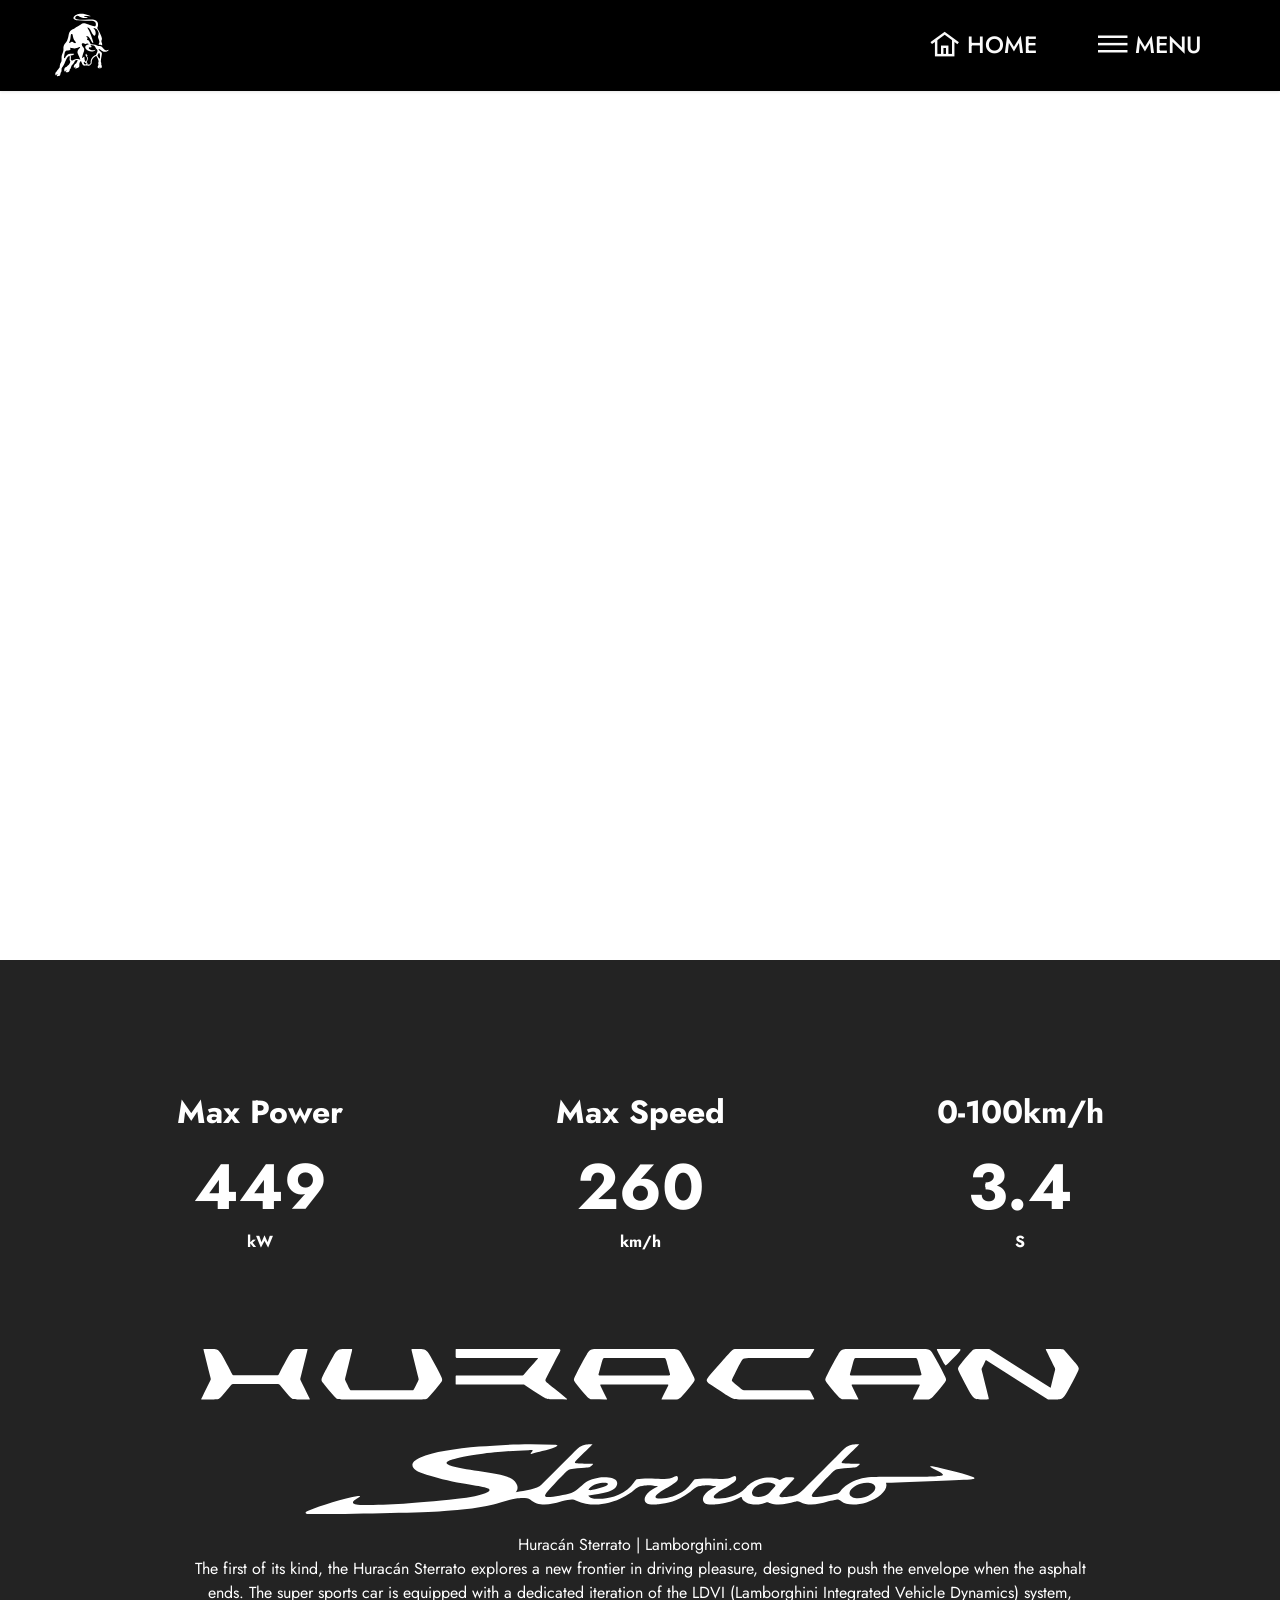
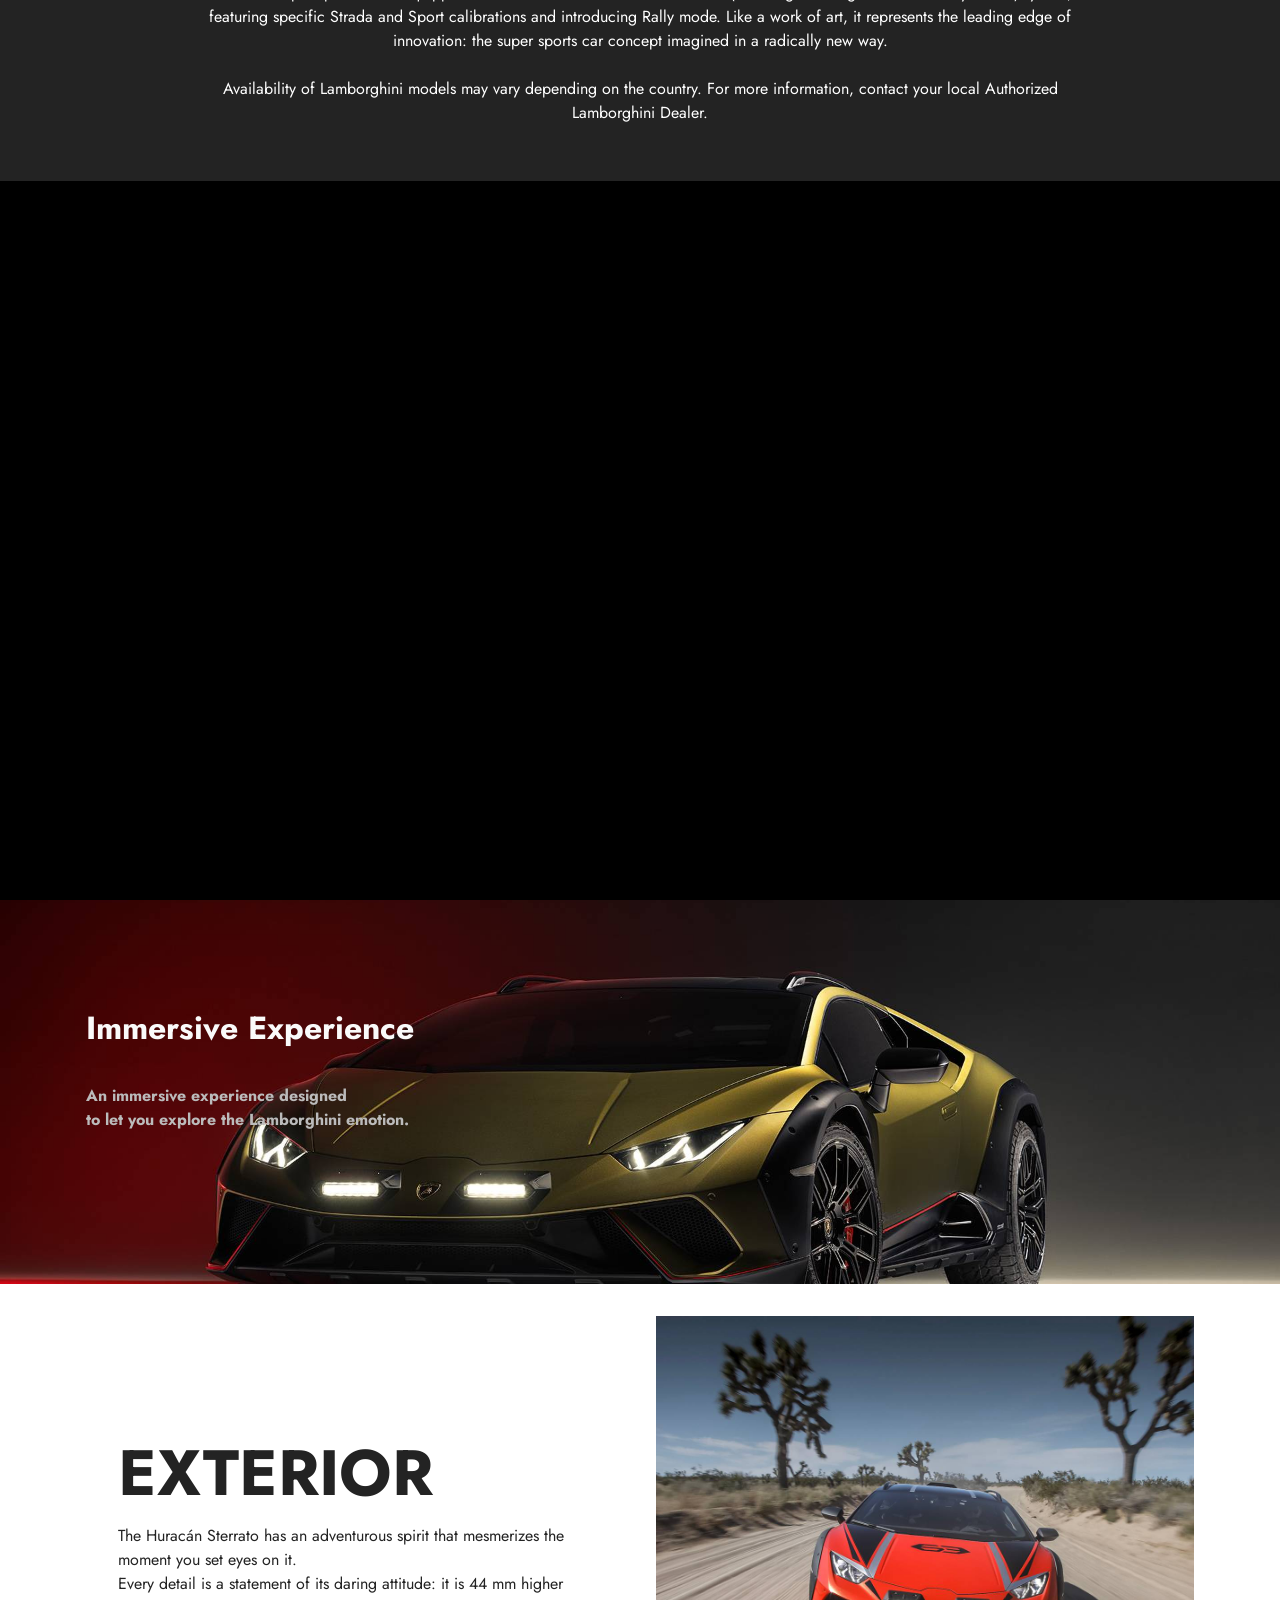
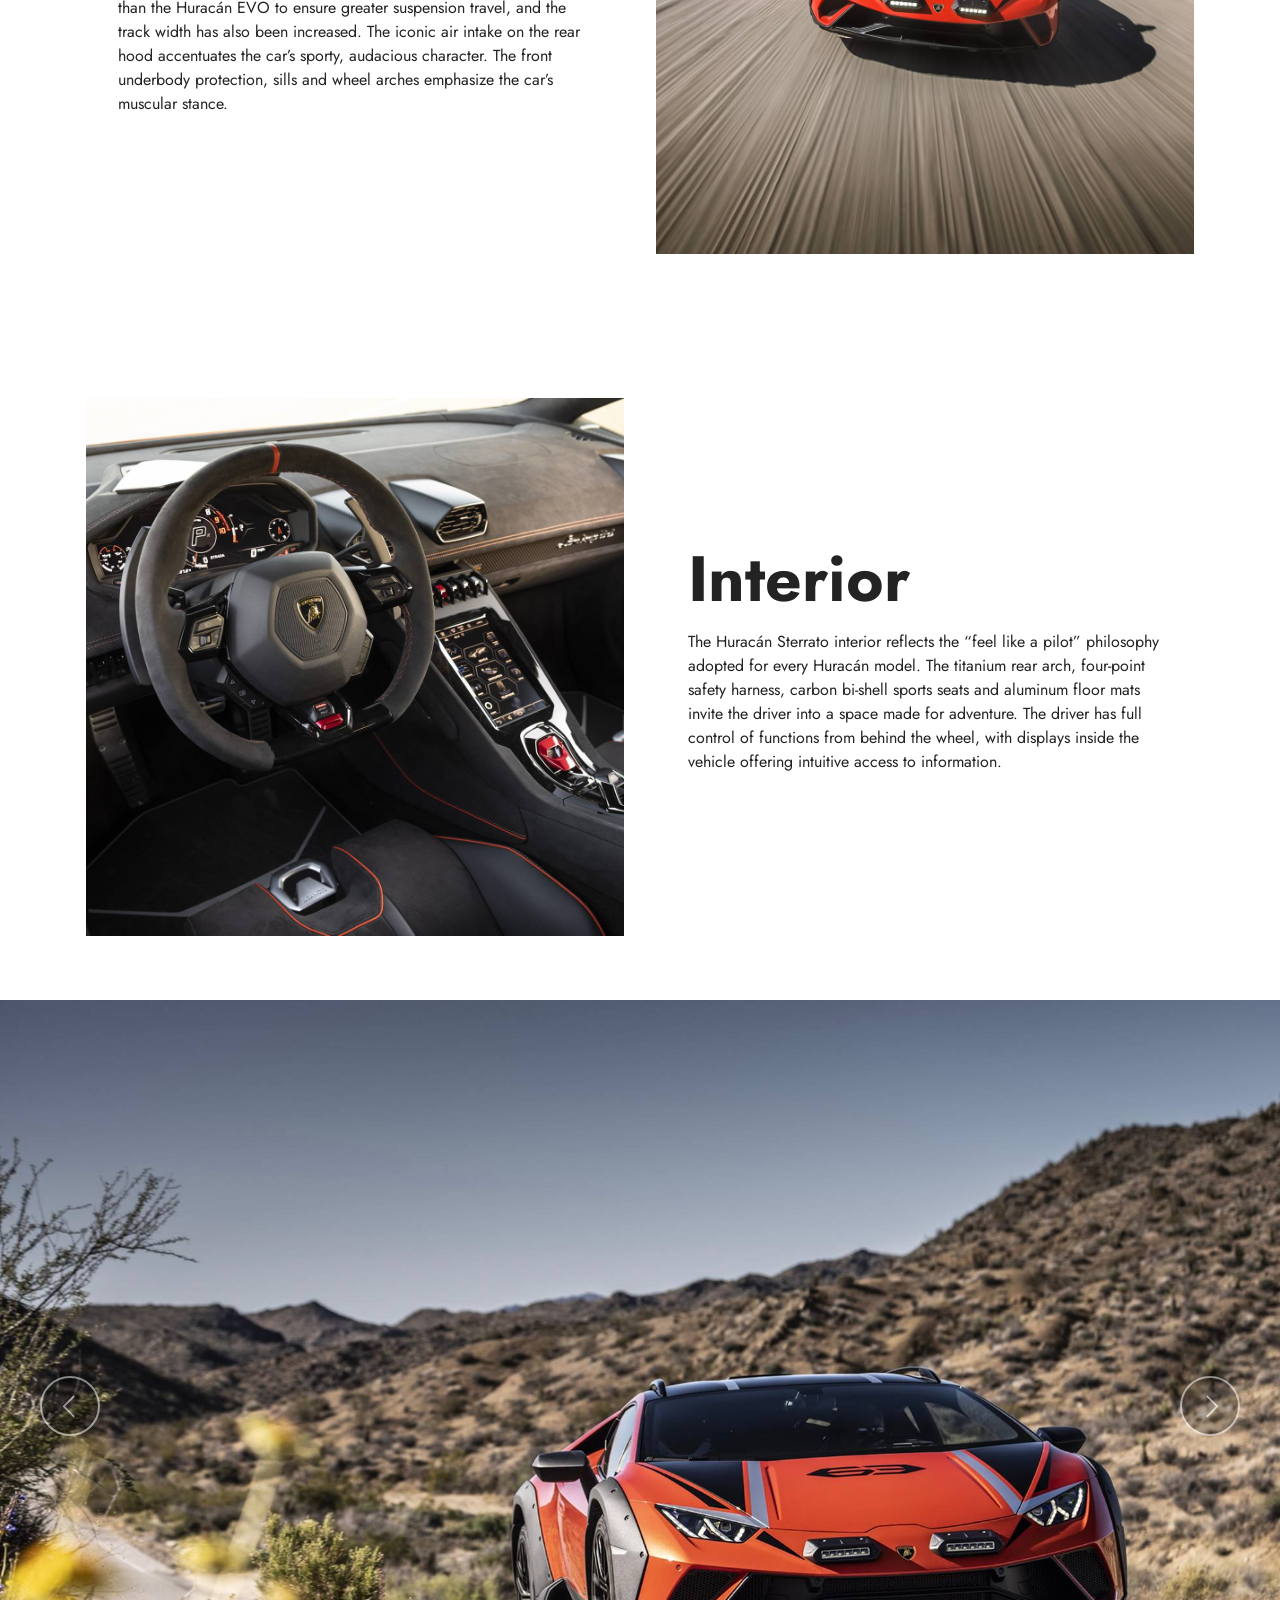
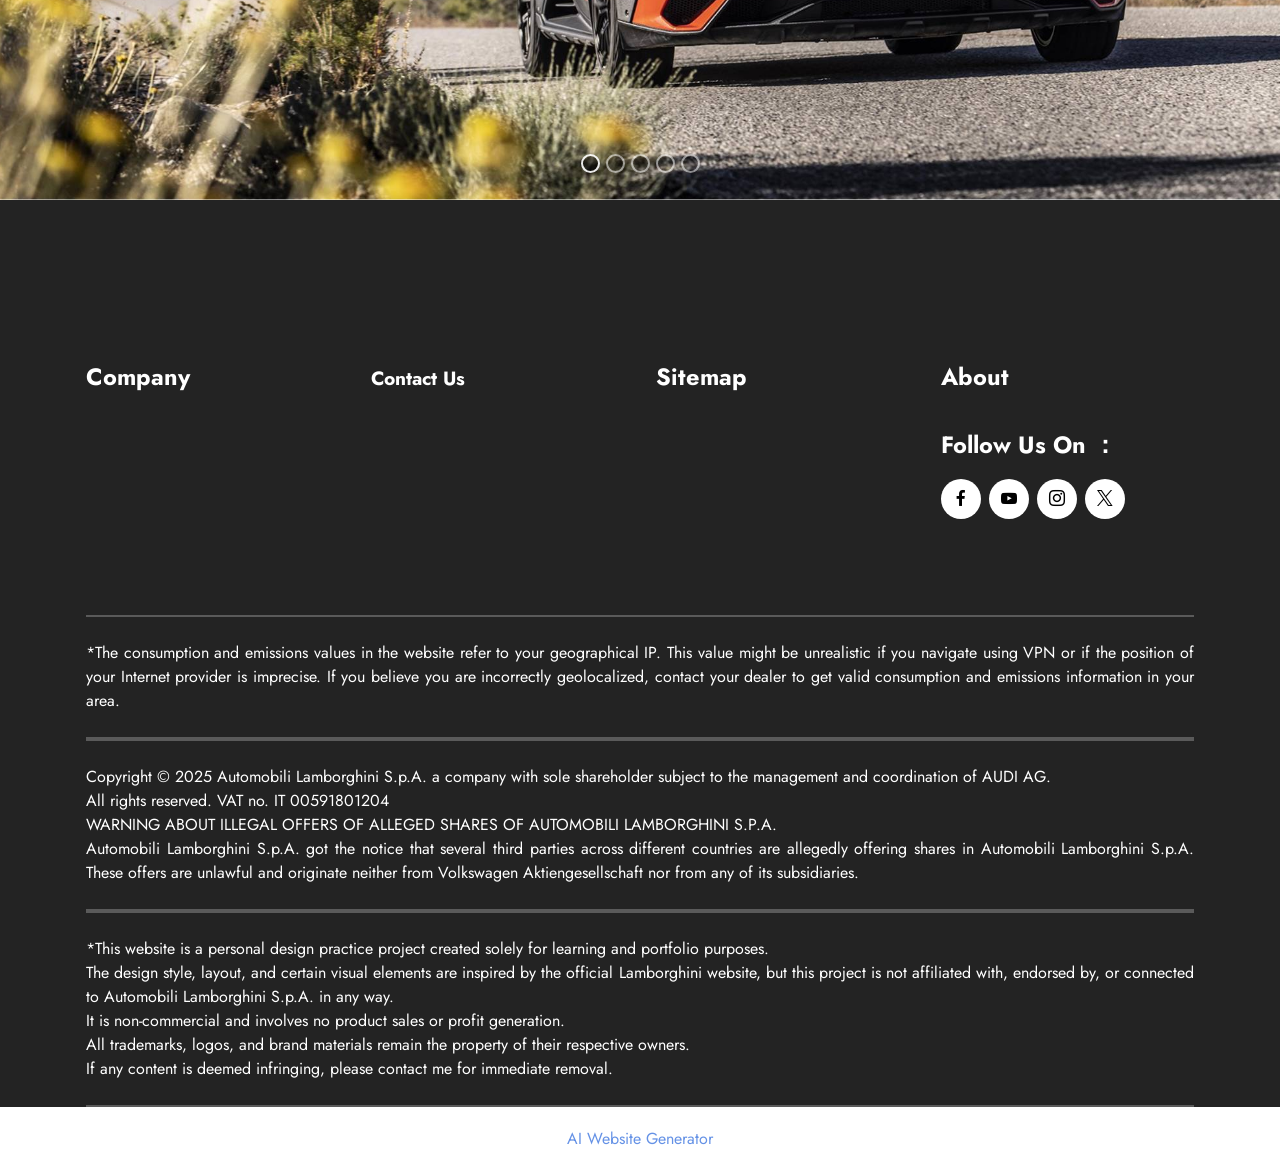
<file: page9.html>
<!DOCTYPE html>
<html  >
<head>
  <!-- Site made with Mobirise Website Builder v6.1.4, https://mobirise.com -->
  <meta charset="UTF-8">
  <meta http-equiv="X-UA-Compatible" content="IE=edge">
  <meta name="generator" content="Mobirise v6.1.4, mobirise.com">
  <meta name="viewport" content="width=device-width, initial-scale=1, minimum-scale=1">
  <link rel="shortcut icon" href="assets/images/e4b88be8bdbd-128x128.png" type="image/x-icon">
  <meta name="description" content="">
  
  
  <title>huracan</title>
  <link rel="stylesheet" href="assets/web/assets/mobirise-icons2/mobirise2.css">
  <link rel="stylesheet" href="assets/bootstrap/css/bootstrap.min.css">
  <link rel="stylesheet" href="assets/dropdown/css/style.css">
  <link rel="stylesheet" href="assets/socicon/css/styles.css">
  <link rel="stylesheet" href="assets/theme/css/style.css">
  <link rel="preload" href="https://fonts.googleapis.com/css?family=Jost:100,200,300,400,500,600,700,800,900,100i,200i,300i,400i,500i,600i,700i,800i,900i&display=swap" as="style" onload="this.onload=null;this.rel='stylesheet'">
  <noscript><link rel="stylesheet" href="https://fonts.googleapis.com/css?family=Jost:100,200,300,400,500,600,700,800,900,100i,200i,300i,400i,500i,600i,700i,800i,900i&display=swap"></noscript>
  <link rel="preload" as="style" href="assets/mobirise/css/mbr-additional.css?v=YOzJGz"><link rel="stylesheet" href="assets/mobirise/css/mbr-additional.css?v=YOzJGz" type="text/css">

  
  
  
</head>
<body>
  
  <section data-bs-version="5.1" class="menu menu3 cid-uZ0Y4s6f5K" once="menu" id="menu3-3f">
    
    <nav class="navbar navbar-dropdown navbar-fixed-top navbar-expand-lg">
        <div class="container-fluid">
            <div class="navbar-brand">
                <span class="navbar-logo">
                    <a href="https://mobiri.se">
                        <img src="assets/images/logo-header-1.svg" alt="Mobirise Website Builder" style="height: 4.4rem;">
                    </a>
                </span>
                
            </div>
            <button class="navbar-toggler" type="button" data-toggle="collapse" data-bs-toggle="collapse" data-target="#navbarSupportedContent" data-bs-target="#navbarSupportedContent" aria-controls="navbarNavAltMarkup" aria-expanded="false" aria-label="Toggle navigation">
                <div class="hamburger">
                    <span></span>
                    <span></span>
                    <span></span>
                    <span></span>
                </div>
            </button>
            <div class="collapse navbar-collapse" id="navbarSupportedContent">
                <ul class="navbar-nav nav-dropdown nav-right" data-app-modern-menu="true"><li class="nav-item"><a class="nav-link link text-white display-4" href="https://mobiri.se"></a></li>
                    <li class="nav-item"><a class="nav-link link text-white text-primary display-4" href="index.html"><span class="mobi-mbri mobi-mbri-home mbr-iconfont mbr-iconfont-btn"></span>HOME</a></li><li class="nav-item"><a class="nav-link link text-white text-primary display-4" href="menu.html"><span class="mobi-mbri mobi-mbri-menu mbr-iconfont mbr-iconfont-btn"></span>MENU</a>
                    </li></ul>
                
                
            </div>
        </div>
    </nav>
</section>

<section data-bs-version="5.1" class="header1 cid-uZ0Y4pg6lh mbr-fullscreen" data-bg-video="https://youtu.be/vbA5eRXWEPU?si=Zsly1SSaXYdRv5Y8" id="header1-34">

    

    <div class="mbr-fallback-image disabled"></div>
    <div class="mbr-overlay" style="opacity: 0; background-color: rgb(250, 250, 250);"></div>

    <div class="container">
        <div class="row">
            <div class="col-12 col-lg-7">
                <h1 class="mbr-section-title mbr-fonts-style mb-3 display-5">BEYOND THE CONCRETE</h1>
                
                <p class="mbr-text mbr-fonts-style display-1"><strong>HURACÁN STERRATO</strong><br></p>
                
            </div>
        </div>
    </div>
</section>

<section data-bs-version="5.1" class="numbers01 cid-uZ0Y4pJIvC" id="numbers01-35">
	
	
	<div class="container">
		<div class="row justify-content-center">
			<div class="col-12 content-head">
				
			</div>
		</div>
		<div class="row">
			<div class="item features-without-image col-12 col-md-6 col-lg-4 active">
				<div class="item-wrapper">
					<div class="item-content">
						<h5 class="mbr-card-title mbr-fonts-style mt-0 mb-3 mbr-number display-5"><strong>Max Power</strong></h5>
						<h4 class="card-title mbr-fonts-style display-1"><strong>449</strong></h4>
						<p class="card-text mbr-fonts-style mt-0 mb-3 display-7"><strong>kW</strong><br></p>
						
					</div>

				</div>
			</div><div class="item features-without-image col-12 col-md-6 col-lg-4">
				<div class="item-wrapper">
					<div class="item-content">
						<h5 class="mbr-card-title mbr-fonts-style mt-0 mb-3 mbr-number display-5"><strong>Max Speed</strong></h5>
						<h4 class="card-title mbr-fonts-style display-1"><strong>260</strong></h4>
						<p class="card-text mbr-fonts-style mt-0 mb-3 display-7"><strong>km/h</strong></p>
						
					</div>

				</div>
			</div><div class="item features-without-image col-12 col-md-6 col-lg-4">
				<div class="item-wrapper">
					<div class="item-content">
						<h5 class="mbr-card-title mbr-fonts-style mt-0 mb-3 mbr-number display-5"><strong>0-100km/h</strong></h5>
						<h4 class="card-title mbr-fonts-style display-1">
							<strong>3.4</strong></h4>
						<p class="card-text mbr-fonts-style mt-0 mb-3 display-7"><strong>S</strong></p>
						
					</div>
				</div>
			</div>
			
			
		</div>
	</div>
</section>

<section data-bs-version="5.1" class="image3 cid-uZ0Y4q0qIn" id="image3-36">
    

    
    

    <div class="container">
        <div class="row justify-content-center">
            <div class="col-12 col-lg-10">
                <div class="image-wrapper">
                    <img src="assets/images/sterrato-center-dark.svg" alt="Mobirise Website Builder">
                    <p class="mbr-description mbr-fonts-style mt-2 align-center display-7">Huracán Sterrato | Lamborghini.com
<br>The first of its kind, the Huracán Sterrato explores a new frontier in driving pleasure, designed to push the envelope when the asphalt ends. The super sports car is equipped with a dedicated iteration of the LDVI (Lamborghini Integrated Vehicle Dynamics) system, featuring specific Strada and Sport calibrations and introducing Rally mode. Like a work of art, it represents the leading edge of innovation: the super sports car concept imagined in a radically new way. 
<br>
<br>Availability of Lamborghini models may vary depending on the country. For more information, contact your local Authorized Lamborghini Dealer.<br><br></p>
                </div>
            </div>
        </div>
    </div>
</section>

<section data-bs-version="5.1" class="video2 cid-uZ0Y4qdVf8" id="video2-37">
    
    
    
    <div class="container">
        
        <div class="row justify-content-center mt-4">
            <div class="col-12 col-md-12 video-block">
                <div class="video-wrapper"><iframe class="mbr-embedded-video" src="https://www.youtube.com/embed/MLcf6BfG9eU?rel=0&amp;amp;mute=1&amp;showinfo=0&amp;autoplay=1&amp;loop=1&amp;playlist=MLcf6BfG9eU" width="1280" height="720" frameborder="0" allowfullscreen></iframe></div>
                
            </div>
        </div>
    </div>
</section>

<section data-bs-version="5.1" class="features18 cid-uZ0Y4qs0yB" id="features18-38">

    

    
    <div class="mbr-overlay" style="opacity: 0; background-color: rgb(255, 255, 255);">
    </div>
    <div class="container">
        <div class="mbr-section-head">
            <div class="col-12">
                
                <h5 class="mbr-section-subtitle mbr-fonts-style align-center mb-0 mt-2 display-5"><div><strong>Immersive Experience</strong></div><div>
</div></h5>
            </div>
        </div>
        <div class="row mt-4">
            <div class="item features-without-image mb-3 col-12 col-md-4 active">
                <div class="item-wrapper mb-4">
                    <div class="card-box align-left">
                        <h4 class="card-title mbr-fonts-style align-left display-7"><strong>An immersive experience designed
</strong><div><strong>to let you explore the Lamborghini emotion.</strong></div></h4>
                        
                        <div class="link-wrap">
                            
                        </div>
                    </div>
                </div>
            </div>
            
            
        </div>
    </div>
</section>

<section data-bs-version="5.1" class="image2 cid-uZ0Y4qMWeT" id="image2-39">
    

    
    

    <div class="container">
        <div class="row align-items-center">
            <div class="col-12 col-lg-6">
                <div class="image-wrapper">
                    <img src="assets/images/exterior-2.webp" alt="Mobirise Website Builder">
                    
                </div>
            </div>
            <div class="col-12 col-lg">
                <div class="text-wrapper">
                    <h3 class="mbr-section-title mbr-fonts-style mb-3 display-1"><strong>EXTERIOR</strong></h3>
                    <p class="mbr-text mbr-fonts-style display-7">The Huracán Sterrato has an adventurous spirit that mesmerizes the moment you set eyes on it.
<br>Every detail is a statement of its daring attitude: it is 44 mm higher than the Huracán EVO to ensure greater suspension travel, and the track width has also been increased. The iconic air intake on the rear hood accentuates the car’s sporty, audacious character. The front underbody protection, sills and wheel arches emphasize the car’s muscular stance.</p>
                </div>
            </div>
        </div>
    </div>
</section>

<section data-bs-version="5.1" class="image1 cid-uZ0Y4qZZI8" id="image1-3a">
    

    
    

    <div class="container">
        <div class="row align-items-center">
            <div class="col-12 col-lg-6">
                <div class="image-wrapper">
                    <img src="assets/images/interior-3.webp" alt="Mobirise Website Builder">
                    
                </div>
            </div>
            <div class="col-12 col-lg">
                <div class="text-wrapper">
                    <h3 class="mbr-section-title mbr-fonts-style mb-3 display-1">
                        <strong>Interior</strong></h3>
                    <p class="mbr-text mbr-fonts-style display-7">The Huracán Sterrato interior reflects the “feel like a pilot” philosophy adopted for every Huracán model. The titanium rear arch, four-point safety harness, carbon bi-shell sports seats and aluminum floor mats invite the driver into a space made for adventure. The driver has full control of functions from behind the wheel, with displays inside the vehicle offering intuitive access to information.<br></p>
                </div>
            </div>
        </div>
    </div>
</section>

<section data-bs-version="5.1" class="slider1 cid-uZ0Y4rbkma" id="slider1-3b">
    
    <div class="carousel slide" id="uZ1l9PErqg" data-interval="5000" data-bs-interval="5000">
        <ol class="carousel-indicators">
            <li data-slide-to="0" data-bs-slide-to="0" class="active" data-target="#uZ1l9PErqg" data-bs-target="#uZ1l9PErqg"></li>
            <li data-slide-to="1" data-bs-slide-to="1" data-target="#uZ1l9PErqg" data-bs-target="#uZ1l9PErqg"></li><li data-slide-to="2" data-bs-slide-to="2" data-target="#uZ1l9PErqg" data-bs-target="#uZ1l9PErqg"></li><li data-slide-to="3" data-bs-slide-to="3" data-target="#uZ1l9PErqg" data-bs-target="#uZ1l9PErqg"></li><li data-slide-to="4" data-bs-slide-to="4" data-target="#uZ1l9PErqg" data-bs-target="#uZ1l9PErqg"></li>
            
        </ol>
        <div class="carousel-inner">
            <div class="carousel-item slider-image item active">
                <div class="item-wrapper">
                    <img class="d-block w-100" src="assets/images/h.webp" alt="Mobirise Website Builder" data-slide-to="0" data-bs-slide-to="0">
                    
                    
                </div>
            </div>
            
            <div class="carousel-item slider-image item">
                <div class="item-wrapper">
                    <img class="d-block w-100" src="assets/images/0.webp" alt="Mobirise Website Builder" data-slide-to="1" data-bs-slide-to="1">
                    
                    
                </div>
            </div><div class="carousel-item slider-image item">
                <div class="item-wrapper">
                    <img class="d-block w-100" src="assets/images/gallery5-desktop.webp" alt="Mobirise Website Builder" data-slide-to="2" data-bs-slide-to="2">
                    
                    
                </div>
            </div><div class="carousel-item slider-image item">
                <div class="item-wrapper">
                    <img class="d-block w-100" src="assets/images/0.webp" alt="Mobirise Website Builder" data-slide-to="3" data-bs-slide-to="3">
                    
                    
                </div>
            </div><div class="carousel-item slider-image item">
                <div class="item-wrapper">
                    <img class="d-block w-100" src="assets/images/0.webp" alt="Mobirise Website Builder" data-slide-to="4" data-bs-slide-to="4">
                    
                    
                </div>
            </div>
        </div>
        <a class="carousel-control carousel-control-prev" role="button" data-slide="prev" data-bs-slide="prev" href="#uZ1l9PErqg">
            <span class="mobi-mbri mobi-mbri-arrow-prev" aria-hidden="true"></span>
            <span class="sr-only visually-hidden">Previous</span>
        </a>
        <a class="carousel-control carousel-control-next" role="button" data-slide="next" data-bs-slide="next" href="#uZ1l9PErqg">
            <span class="mobi-mbri mobi-mbri-arrow-next" aria-hidden="true"></span>
            <span class="sr-only visually-hidden">Next</span>
        </a>
    </div>
</section>

<section data-bs-version="5.1" class="footer1 cid-uZ0Y4rseG1" once="footers" id="footer1-3c">

    

    
    
    <div class="container">
        <div class="row mbr-white">
            <div class="col-12 col-md-6 col-lg-3">
                <h5 class="mbr-section-subtitle mbr-fonts-style mb-2 display-4">
                    <strong>Company</strong>
                </h5>
                <ul class="list mbr-fonts-style display-7"></ul>
            </div>
            <div class="col-12 col-md-6 col-lg-3">
                <h5 class="mbr-section-subtitle mbr-fonts-style mb-2 display-4">
                    <strong>
</strong>
                <div><span style="font-size: 1.2rem;"><strong>Contact Us</strong></span><br></div></h5>
                <ul class="list mbr-fonts-style display-7"></ul>
            </div>
            <div class="col-12 col-md-6 col-lg-3">
                <h5 class="mbr-section-subtitle mbr-fonts-style mb-2 display-4"><strong>Sitemap</strong></h5>
                <ul class="list mbr-fonts-style display-7"></ul>
            </div>
            <div class="col-12 col-md-6 col-lg-3">
                <h5 class="mbr-section-subtitle mbr-fonts-style mb-2 display-4">
                    <strong>About</strong>
                </h5>
                <p class="mbr-text mbr-fonts-style mb-4 display-7"></p>
                <h5 class="mbr-section-subtitle mbr-fonts-style mb-3 display-4"><strong>Follow Us On ：</strong></h5>
                <div class="social-row display-7">
                    <div class="soc-item">
                        <a href="https://www.facebook.com/Lamborghini/" target="_blank">
                            <span class="mbr-iconfont socicon-facebook socicon"></span>
                        </a>
                    </div>
                    <div class="soc-item">
                        <a href="https://www.youtube.com/channel/UC9DXZC8BCDOW6pYAQKgozqw" target="_blank">
                            <span class="mbr-iconfont socicon-youtube socicon"></span>
                        </a>
                    </div>
                    <div class="soc-item">
                        <a href="https://www.instagram.com/lamborghini/?hl=en" target="_blank">
                            <span class="mbr-iconfont socicon-instagram socicon"></span>
                        </a>
                    </div>
                    <div class="soc-item">
                        <a href="https://x.com/Lamborghini" target="_blank">
                            <span class="mbr-iconfont socicon-twitter socicon"></span>
                        </a>
                    </div>
                </div>
            </div>
            
        </div>
    </div>
</section>

<section data-bs-version="5.1" class="content6 cid-uZ0Y4rL304" id="content6-3d">
    
    <div class="container">
        <div class="row justify-content-center">
            <div class="col-md-12 col-lg-12">
                <hr class="line">
                <p class="mbr-text align-center mbr-fonts-style my-4 display-7">*The consumption and emissions values in the website refer to your geographical IP. This value might be unrealistic if you navigate using VPN or if the position of your Internet provider is imprecise. If you believe you are incorrectly geolocalized, contact your dealer to get valid consumption and emissions information in your area.<br></p>
                <hr class="line">
            </div>
        </div>
    </div>
</section>

<section data-bs-version="5.1" class="content6 cid-uZ0Y4rVHeS" id="content6-3e">
    
    <div class="container">
        <div class="row justify-content-center">
            <div class="col-md-12 col-lg-12">
                <hr class="line">
                <p class="mbr-text align-center mbr-fonts-style my-4 display-7">Copyright © 2025 Automobili Lamborghini S.p.A. a company with sole shareholder subject to the management and coordination of AUDI AG.<br>All rights reserved. VAT no. IT 00591801204<br>WARNING ABOUT ILLEGAL OFFERS OF ALLEGED SHARES OF AUTOMOBILI LAMBORGHINI S.P.A.<br>Automobili Lamborghini S.p.A. got the notice that several third parties across different countries are allegedly offering shares in Automobili Lamborghini S.p.A. These offers are unlawful and originate neither from Volkswagen Aktiengesellschaft nor from any of its subsidiaries.</p>
                <hr class="line">
            </div>
        </div>
    </div>
</section>

<section data-bs-version="5.1" class="content6 cid-uZ1hVlcgfU" id="content6-3s">
    
    <div class="container">
        <div class="row justify-content-center">
            <div class="col-md-12 col-lg-12">
                <hr class="line">
                <p class="mbr-text align-center mbr-fonts-style my-4 display-7">*This website is a personal design practice project created solely for learning and portfolio purposes.<br>The design style, layout, and certain visual elements are inspired by the official Lamborghini website, but this project is not affiliated with, endorsed by, or connected to Automobili Lamborghini S.p.A. in any way.<br>It is non-commercial and involves no product sales or profit generation.<br>All trademarks, logos, and brand materials remain the property of their respective owners.<br>If any content is deemed infringing, please contact me for immediate removal.<br></p>
                <hr class="line">
            </div>
        </div>
    </div>
</section><section class="display-7" style="padding: 0;align-items: center;justify-content: center;flex-wrap: wrap;    align-content: center;display: flex;position: relative;height: 4rem;"><a href="https://mobiri.se/" style="flex: 1 1;height: 4rem;position: absolute;width: 100%;z-index: 1;"><img alt="" style="height: 4rem;" src="[data-uri]"></a><p style="margin: 0;text-align: center;" class="display-7">&#8204;</p><a style="z-index:1" href="https://mobirise.com/builder/ai-website-generator.html">AI Website Generator</a></section><script src="assets/bootstrap/js/bootstrap.bundle.min.js"></script>  <script src="assets/smoothscroll/smooth-scroll.js"></script>  <script src="assets/ytplayer/index.js"></script>  <script src="assets/vimeoplayer/player.js"></script>  <script src="assets/playervimeo/vimeo_player.js"></script>  <script src="assets/dropdown/js/navbar-dropdown.js"></script>  <script src="assets/theme/js/script.js"></script>  
  
  
</body>
</html>
</file>
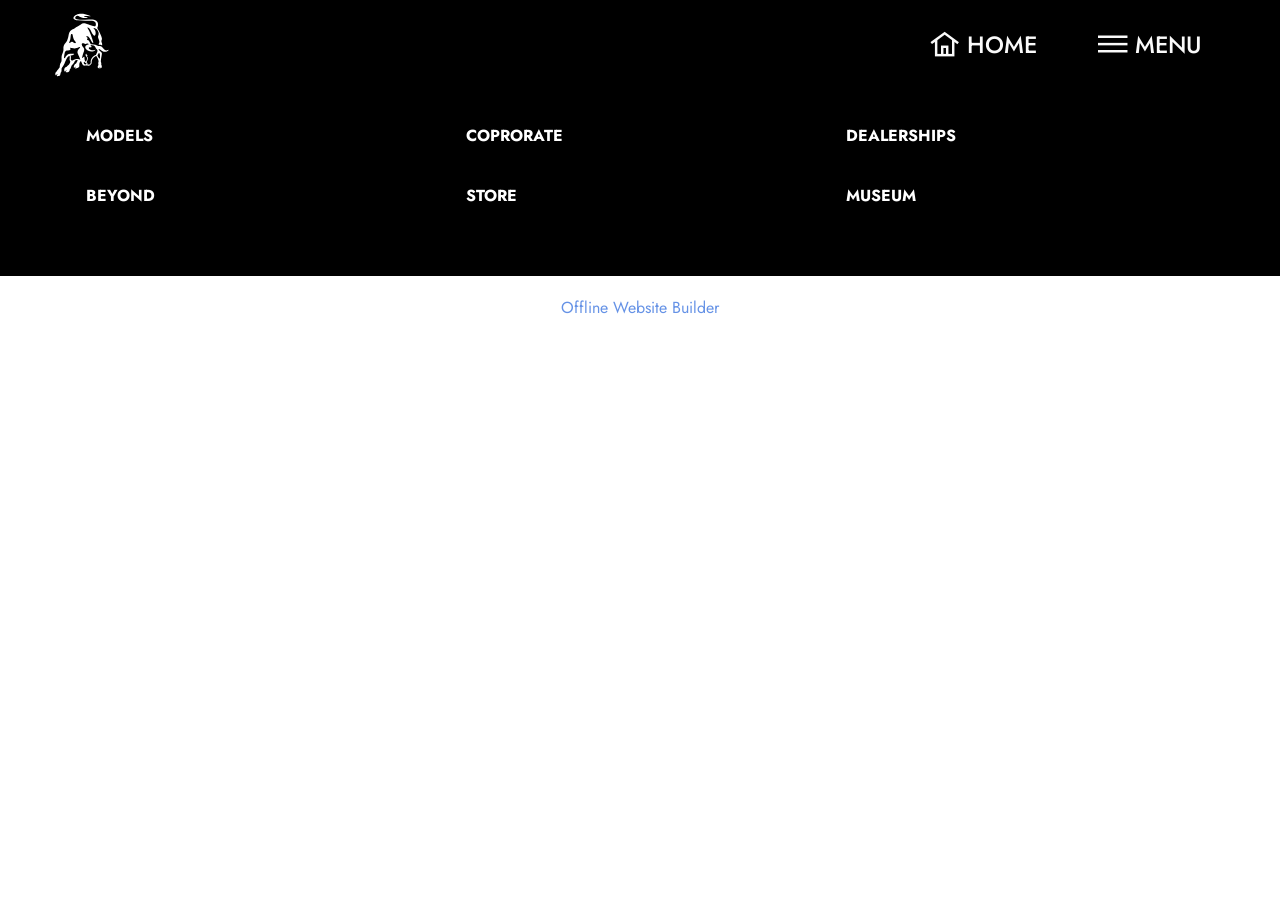
<file: XXXX.html>
<!DOCTYPE html>
<html  >
<head>
  <!-- Site made with Mobirise Website Builder v6.1.4, https://mobirise.com -->
  <meta charset="UTF-8">
  <meta http-equiv="X-UA-Compatible" content="IE=edge">
  <meta name="generator" content="Mobirise v6.1.4, mobirise.com">
  <meta name="viewport" content="width=device-width, initial-scale=1, minimum-scale=1">
  <link rel="shortcut icon" href="assets/images/logo-header-1.svg" type="image/x-icon">
  <meta name="description" content="">
  
  
  <title>Menu</title>
  <link rel="stylesheet" href="assets/web/assets/mobirise-icons2/mobirise2.css">
  <link rel="stylesheet" href="assets/bootstrap/css/bootstrap.min.css">
  <link rel="stylesheet" href="assets/dropdown/css/style.css">
  <link rel="stylesheet" href="assets/socicon/css/styles.css">
  <link rel="stylesheet" href="assets/theme/css/style.css">
  <link rel="preload" href="https://fonts.googleapis.com/css?family=Jost:100,200,300,400,500,600,700,800,900,100i,200i,300i,400i,500i,600i,700i,800i,900i&display=swap" as="style" onload="this.onload=null;this.rel='stylesheet'">
  <noscript><link rel="stylesheet" href="https://fonts.googleapis.com/css?family=Jost:100,200,300,400,500,600,700,800,900,100i,200i,300i,400i,500i,600i,700i,800i,900i&display=swap"></noscript>
  <link rel="preload" as="style" href="assets/mobirise/css/mbr-additional.css?v=JRY2ry"><link rel="stylesheet" href="assets/mobirise/css/mbr-additional.css?v=JRY2ry" type="text/css">

  
  
  
</head>
<body>
  
  <section data-bs-version="5.1" class="menu menu3 cid-uYOpqU1B2g" once="menu" id="menu3-r">
    
    <nav class="navbar navbar-dropdown navbar-fixed-top navbar-expand-lg">
        <div class="container-fluid">
            <div class="navbar-brand">
                <span class="navbar-logo">
                    <a href="https://mobiri.se">
                        <img src="assets/images/logo-header-1.svg" alt="Mobirise Website Builder" style="height: 4.4rem;">
                    </a>
                </span>
                
            </div>
            <button class="navbar-toggler" type="button" data-toggle="collapse" data-bs-toggle="collapse" data-target="#navbarSupportedContent" data-bs-target="#navbarSupportedContent" aria-controls="navbarNavAltMarkup" aria-expanded="false" aria-label="Toggle navigation">
                <div class="hamburger">
                    <span></span>
                    <span></span>
                    <span></span>
                    <span></span>
                </div>
            </button>
            <div class="collapse navbar-collapse" id="navbarSupportedContent">
                <ul class="navbar-nav nav-dropdown nav-right" data-app-modern-menu="true"><li class="nav-item"><a class="nav-link link text-white display-4" href="https://mobiri.se"></a></li>
                    <li class="nav-item"><a class="nav-link link text-white text-primary display-4" href="index.html"><span class="mobi-mbri mobi-mbri-home mbr-iconfont mbr-iconfont-btn"></span>HOME</a></li><li class="nav-item"><a class="nav-link link text-white text-primary display-4" href="XXXX.html"><span class="mobi-mbri mobi-mbri-menu mbr-iconfont mbr-iconfont-btn"></span>MENU</a>
                    </li></ul>
                
                
            </div>
        </div>
    </nav>
</section>

<section data-bs-version="5.1" class="social02 cid-uYUNTPAxHB" id="social02-t">
	

	
	
	<div class="container">
		<div class="row justify-content-center">
			<div class="col-12 content-head">
				
			</div>
		</div>
		<div class="row">
			<div class="item features-without-image col-12 col-md-6 col-lg-4">
				<div class="item-wrapper">
					
					<div class="card-box">
						<h4 class="card-title mbr-fonts-style mb-1 display-7"><strong>MODELS</strong></h4>
						
					</div>
				</div>
			</div>
			<div class="item features-without-image col-12 col-md-6 col-lg-4">
				<div class="item-wrapper">
					
					<div class="card-box">
						<h4 class="card-title mbr-fonts-style mb-1 display-7"><strong>COPRORATE</strong></h4>
						
					</div>
				</div>
			</div><div class="item features-without-image col-12 col-md-6 col-lg-4">
				<div class="item-wrapper">
					
					<div class="card-box">
						<h4 class="card-title mbr-fonts-style mb-1 display-7"><strong>DEALERSHIPS</strong></h4>
						
					</div>
				</div>
			</div><div class="item features-without-image col-12 col-md-6 col-lg-4">
				<div class="item-wrapper">
					
					<div class="card-box">
						<h4 class="card-title mbr-fonts-style mb-1 display-7"><strong>BEYOND</strong></h4>
						
					</div>
				</div>
			</div><div class="item features-without-image col-12 col-md-6 col-lg-4">
				<div class="item-wrapper">
					
					<div class="card-box">
						<h4 class="card-title mbr-fonts-style mb-1 display-7"><strong>STORE</strong></h4>
						
					</div>
				</div>
			</div><div class="item features-without-image col-12 col-md-6 col-lg-4">
				<div class="item-wrapper">
					
					<div class="card-box">
						<h4 class="card-title mbr-fonts-style mb-1 display-7"><strong>MUSEUM</strong></h4>
						
					</div>
				</div>
			</div>
			
			
			
			
		</div>
	</div>
</section><section class="display-7" style="padding: 0;align-items: center;justify-content: center;flex-wrap: wrap;    align-content: center;display: flex;position: relative;height: 4rem;"><a href="https://mobiri.se/" style="flex: 1 1;height: 4rem;position: absolute;width: 100%;z-index: 1;"><img alt="" style="height: 4rem;" src="[data-uri]"></a><p style="margin: 0;text-align: center;" class="display-7">&#8204;</p><a style="z-index:1" href="https://mobirise.com/offline-website-builder.html">Offline Website Builder</a></section><script src="assets/bootstrap/js/bootstrap.bundle.min.js"></script>  <script src="assets/smoothscroll/smooth-scroll.js"></script>  <script src="assets/ytplayer/index.js"></script>  <script src="assets/dropdown/js/navbar-dropdown.js"></script>  <script src="assets/theme/js/script.js"></script>  
  
  
</body>
</html>
</file>
<file: assets/web/assets/mobirise-icons2/mobirise2.css>
@font-face {
  font-family: 'Moririse2';
  font-display: swap;
  src:  url('mobirise2.eot?f2bix4');
  src:  url('mobirise2.eot?f2bix4#iefix') format('embedded-opentype'),
    url('mobirise2.ttf?f2bix4') format('truetype'),
    url('mobirise2.woff?f2bix4') format('woff'),
    url('mobirise2.svg?f2bix4#mobirise2') format('svg');
  font-weight: normal;
  font-style: normal;
}

[class^="mobi-"], [class*=" mobi-"] {
  /* use !important to prevent issues with browser extensions that change fonts */
  font-family: 'Moririse2' !important;
  speak: none;
  font-style: normal;
  font-weight: normal;
  font-variant: normal;
  text-transform: none;
  line-height: 1;

  /* Better Font Rendering =========== */
  -webkit-font-smoothing: antialiased;
  -moz-osx-font-smoothing: grayscale;
}

.mobi-mbri-add-submenu:before {
  content: "\e900";
}
.mobi-mbri-alert:before {
  content: "\e901";
}
.mobi-mbri-align-center:before {
  content: "\e902";
}
.mobi-mbri-align-justify:before {
  content: "\e903";
}
.mobi-mbri-align-left:before {
  content: "\e904";
}
.mobi-mbri-align-right:before {
  content: "\e905";
}
.mobi-mbri-android:before {
  content: "\e906";
}
.mobi-mbri-apple:before {
  content: "\e907";
}
.mobi-mbri-arrow-down:before {
  content: "\e908";
}
.mobi-mbri-arrow-next:before {
  content: "\e909";
}
.mobi-mbri-arrow-prev:before {
  content: "\e90a";
}
.mobi-mbri-arrow-up:before {
  content: "\e90b";
}
.mobi-mbri-bold:before {
  content: "\e90c";
}
.mobi-mbri-bookmark:before {
  content: "\e90d";
}
.mobi-mbri-bootstrap:before {
  content: "\e90e";
}
.mobi-mbri-briefcase:before {
  content: "\e90f";
}
.mobi-mbri-browse:before {
  content: "\e910";
}
.mobi-mbri-bulleted-list:before {
  content: "\e911";
}
.mobi-mbri-calendar:before {
  content: "\e912";
}
.mobi-mbri-camera:before {
  content: "\e913";
}
.mobi-mbri-cart-add:before {
  content: "\e914";
}
.mobi-mbri-cart-full:before {
  content: "\e915";
}
.mobi-mbri-cash:before {
  content: "\e916";
}
.mobi-mbri-change-style:before {
  content: "\e917";
}
.mobi-mbri-chat:before {
  content: "\e918";
}
.mobi-mbri-clock:before {
  content: "\e919";
}
.mobi-mbri-close:before {
  content: "\e91a";
}
.mobi-mbri-cloud:before {
  content: "\e91b";
}
.mobi-mbri-code:before {
  content: "\e91c";
}
.mobi-mbri-contact-form:before {
  content: "\e91d";
}
.mobi-mbri-credit-card:before {
  content: "\e91e";
}
.mobi-mbri-cursor-click:before {
  content: "\e91f";
}
.mobi-mbri-cust-feedback:before {
  content: "\e920";
}
.mobi-mbri-database:before {
  content: "\e921";
}
.mobi-mbri-delivery:before {
  content: "\e922";
}
.mobi-mbri-desktop:before {
  content: "\e923";
}
.mobi-mbri-devices:before {
  content: "\e924";
}
.mobi-mbri-down:before {
  content: "\e925";
}
.mobi-mbri-download-2:before {
  content: "\e926";
}
.mobi-mbri-download:before {
  content: "\e927";
}
.mobi-mbri-drag-n-drop-2:before {
  content: "\e928";
}
.mobi-mbri-drag-n-drop:before {
  content: "\e929";
}
.mobi-mbri-edit-2:before {
  content: "\e92a";
}
.mobi-mbri-edit:before {
  content: "\e92b";
}
.mobi-mbri-error:before {
  content: "\e92c";
}
.mobi-mbri-extension:before {
  content: "\e92d";
}
.mobi-mbri-features:before {
  content: "\e92e";
}
.mobi-mbri-file:before {
  content: "\e92f";
}
.mobi-mbri-flag:before {
  content: "\e930";
}
.mobi-mbri-folder:before {
  content: "\e931";
}
.mobi-mbri-gift:before {
  content: "\e932";
}
.mobi-mbri-github:before {
  content: "\e933";
}
.mobi-mbri-globe-2:before {
  content: "\e934";
}
.mobi-mbri-globe:before {
  content: "\e935";
}
.mobi-mbri-growing-chart:before {
  content: "\e936";
}
.mobi-mbri-hearth:before {
  content: "\e937";
}
.mobi-mbri-help:before {
  content: "\e938";
}
.mobi-mbri-home:before {
  content: "\e939";
}
.mobi-mbri-hot-cup:before {
  content: "\e93a";
}
.mobi-mbri-idea:before {
  content: "\e93b";
}
.mobi-mbri-image-gallery:before {
  content: "\e93c";
}
.mobi-mbri-image-slider:before {
  content: "\e93d";
}
.mobi-mbri-info:before {
  content: "\e93e";
}
.mobi-mbri-italic:before {
  content: "\e93f";
}
.mobi-mbri-key:before {
  content: "\e940";
}
.mobi-mbri-laptop:before {
  content: "\e941";
}
.mobi-mbri-layers:before {
  content: "\e942";
}
.mobi-mbri-left-right:before {
  content: "\e943";
}
.mobi-mbri-left:before {
  content: "\e944";
}
.mobi-mbri-letter:before {
  content: "\e945";
}
.mobi-mbri-like:before {
  content: "\e946";
}
.mobi-mbri-link:before {
  content: "\e947";
}
.mobi-mbri-lock:before {
  content: "\e948";
}
.mobi-mbri-login:before {
  content: "\e949";
}
.mobi-mbri-logout:before {
  content: "\e94a";
}
.mobi-mbri-magic-stick:before {
  content: "\e94b";
}
.mobi-mbri-map-pin:before {
  content: "\e94c";
}
.mobi-mbri-menu:before {
  content: "\e94d";
}
.mobi-mbri-mobile-2:before {
  content: "\e94e";
}
.mobi-mbri-mobile-horizontal:before {
  content: "\e94f";
}
.mobi-mbri-mobile:before {
  content: "\e950";
}
.mobi-mbri-mobirise:before {
  content: "\e951";
}
.mobi-mbri-more-horizontal:before {
  content: "\e952";
}
.mobi-mbri-more-vertical:before {
  content: "\e953";
}
.mobi-mbri-music:before {
  content: "\e954";
}
.mobi-mbri-new-file:before {
  content: "\e955";
}
.mobi-mbri-numbered-list:before {
  content: "\e956";
}
.mobi-mbri-opened-folder:before {
  content: "\e957";
}
.mobi-mbri-pages:before {
  content: "\e958";
}
.mobi-mbri-paper-plane:before {
  content: "\e959";
}
.mobi-mbri-paperclip:before {
  content: "\e95a";
}
.mobi-mbri-phone:before {
  content: "\e95b";
}
.mobi-mbri-photo:before {
  content: "\e95c";
}
.mobi-mbri-photos:before {
  content: "\e95d";
}
.mobi-mbri-pin:before {
  content: "\e95e";
}
.mobi-mbri-play:before {
  content: "\e95f";
}
.mobi-mbri-plus:before {
  content: "\e960";
}
.mobi-mbri-preview:before {
  content: "\e961";
}
.mobi-mbri-print:before {
  content: "\e962";
}
.mobi-mbri-protect:before {
  content: "\e963";
}
.mobi-mbri-question:before {
  content: "\e964";
}
.mobi-mbri-quote-left:before {
  content: "\e965";
}
.mobi-mbri-quote-right:before {
  content: "\e966";
}
.mobi-mbri-redo:before {
  content: "\e967";
}
.mobi-mbri-refresh:before {
  content: "\e968";
}
.mobi-mbri-responsive-2:before {
  content: "\e969";
}
.mobi-mbri-responsive:before {
  content: "\e96a";
}
.mobi-mbri-right:before {
  content: "\e96b";
}
.mobi-mbri-rocket:before {
  content: "\e96c";
}
.mobi-mbri-sad-face:before {
  content: "\e96d";
}
.mobi-mbri-sale:before {
  content: "\e96e";
}
.mobi-mbri-save:before {
  content: "\e96f";
}
.mobi-mbri-search:before {
  content: "\e970";
}
.mobi-mbri-setting-2:before {
  content: "\e971";
}
.mobi-mbri-setting-3:before {
  content: "\e972";
}
.mobi-mbri-setting:before {
  content: "\e973";
}
.mobi-mbri-share:before {
  content: "\e974";
}
.mobi-mbri-shopping-bag:before {
  content: "\e975";
}
.mobi-mbri-shopping-basket:before {
  content: "\e976";
}
.mobi-mbri-shopping-cart:before {
  content: "\e977";
}
.mobi-mbri-sites:before {
  content: "\e978";
}
.mobi-mbri-smile-face:before {
  content: "\e979";
}
.mobi-mbri-speed:before {
  content: "\e97a";
}
.mobi-mbri-star:before {
  content: "\e97b";
}
.mobi-mbri-success:before {
  content: "\e97c";
}
.mobi-mbri-sun:before {
  content: "\e97d";
}
.mobi-mbri-sun2:before {
  content: "\e97e";
}
.mobi-mbri-tablet-vertical:before {
  content: "\e97f";
}
.mobi-mbri-tablet:before {
  content: "\e980";
}
.mobi-mbri-target:before {
  content: "\e981";
}
.mobi-mbri-timer:before {
  content: "\e982";
}
.mobi-mbri-to-ftp:before {
  content: "\e983";
}
.mobi-mbri-to-local-drive:before {
  content: "\e984";
}
.mobi-mbri-touch-swipe:before {
  content: "\e985";
}
.mobi-mbri-touch:before {
  content: "\e986";
}
.mobi-mbri-trash:before {
  content: "\e987";
}
.mobi-mbri-underline:before {
  content: "\e988";
}
.mobi-mbri-undo:before {
  content: "\e989";
}
.mobi-mbri-unlink:before {
  content: "\e98a";
}
.mobi-mbri-unlock:before {
  content: "\e98b";
}
.mobi-mbri-up-down:before {
  content: "\e98c";
}
.mobi-mbri-up:before {
  content: "\e98d";
}
.mobi-mbri-update:before {
  content: "\e98e";
}
.mobi-mbri-upload-2:before {
  content: "\e98f";
}
.mobi-mbri-upload:before {
  content: "\e990";
}
.mobi-mbri-user-2:before {
  content: "\e991";
}
.mobi-mbri-user:before {
  content: "\e992";
}
.mobi-mbri-users:before {
  content: "\e993";
}
.mobi-mbri-video-play:before {
  content: "\e994";
}
.mobi-mbri-video:before {
  content: "\e995";
}
.mobi-mbri-watch:before {
  content: "\e996";
}
.mobi-mbri-website-theme-2:before {
  content: "\e997";
}
.mobi-mbri-website-theme:before {
  content: "\e998";
}
.mobi-mbri-wifi:before {
  content: "\e999";
}
.mobi-mbri-windows:before {
  content: "\e99a";
}
.mobi-mbri-zoom-in:before {
  content: "\e99b";
}
.mobi-mbri-zoom-out:before {
  content: "\e99c";
}
</file>
<file: assets/dropdown/css/style.css>
.navbar-dropdown {
  left: 0;
  padding: 0;
  position: absolute;
  right: 0;
  top: 0;
  transition: all 0.45s ease;
  z-index: 1030;
  background: #282828; }
  .navbar-dropdown .navbar-logo {
    margin-right: 0.8rem;
    transition: margin 0.3s ease-in-out;
    vertical-align: middle; }
    .navbar-dropdown .navbar-logo img {
      height: 3.125rem;
      transition: all 0.3s ease-in-out; }
    .navbar-dropdown .navbar-logo.mbr-iconfont {
      font-size: 3.125rem;
      line-height: 3.125rem; }
  .navbar-dropdown .navbar-caption {
    font-weight: 700;
    white-space: normal;
    vertical-align: -4px;
    line-height: 3.125rem !important; }
    .navbar-dropdown .navbar-caption, .navbar-dropdown .navbar-caption:hover {
      color: inherit;
      text-decoration: none; }
  .navbar-dropdown .mbr-iconfont + .navbar-caption {
    vertical-align: -1px; }
  .navbar-dropdown.navbar-fixed-top {
    position: fixed; }
  .navbar-dropdown .navbar-brand span {
    vertical-align: -4px; }
  .navbar-dropdown.bg-color.transparent {
    background: none; }
  .navbar-dropdown.navbar-short .navbar-brand {
    padding: 0.625rem 0; }
    .navbar-dropdown.navbar-short .navbar-brand span {
      vertical-align: -1px; }
  .navbar-dropdown.navbar-short .navbar-caption {
    line-height: 2.375rem !important;
    vertical-align: -2px; }
  .navbar-dropdown.navbar-short .navbar-logo {
    margin-right: 0.5rem; }
    .navbar-dropdown.navbar-short .navbar-logo img {
      height: 2.375rem; }
    .navbar-dropdown.navbar-short .navbar-logo.mbr-iconfont {
      font-size: 2.375rem;
      line-height: 2.375rem; }
  .navbar-dropdown.navbar-short .mbr-table-cell {
    height: 3.625rem; }
  .navbar-dropdown .navbar-close {
    left: 0.6875rem;
    position: fixed;
    top: 0.75rem;
    z-index: 1000; }
  .navbar-dropdown .hamburger-icon {
    content: "";
    display: inline-block;
    vertical-align: middle;
    width: 16px;
    -webkit-box-shadow: 0 -6px 0 1px #282828,0 0 0 1px #282828,0 6px 0 1px #282828;
    -moz-box-shadow: 0 -6px 0 1px #282828,0 0 0 1px #282828,0 6px 0 1px #282828;
    box-shadow: 0 -6px 0 1px #282828,0 0 0 1px #282828,0 6px 0 1px #282828; }

.dropdown-menu .dropdown-toggle[data-toggle="dropdown-submenu"]::after {
  border-bottom: 0.35em solid transparent;
  border-left: 0.35em solid;
  border-right: 0;
  border-top: 0.35em solid transparent;
  margin-left: 0.3rem; }

.dropdown-menu .dropdown-item:focus {
  outline: 0; }

.nav-dropdown {
  font-size: 0.75rem;
  font-weight: 500;
  height: auto !important; }
  .nav-dropdown .nav-btn {
    padding-left: 1rem; }
  .nav-dropdown .link {
    margin: .667em 1.667em;
    font-weight: 500;
    padding: 0;
    transition: color .2s ease-in-out; }
    .nav-dropdown .link.dropdown-toggle {
      margin-right: 2.583em; }
      .nav-dropdown .link.dropdown-toggle::after {
        margin-left: .25rem;
        border-top: 0.35em solid;
        border-right: 0.35em solid transparent;
        border-left: 0.35em solid transparent;
        border-bottom: 0; }
      .nav-dropdown .link.dropdown-toggle[aria-expanded="true"] {
        margin: 0;
        padding: 0.667em 3.263em  0.667em 1.667em; }
  .nav-dropdown .link::after,
  .nav-dropdown .dropdown-item::after {
    color: inherit; }
  .nav-dropdown .btn {
    font-size: 0.75rem;
    font-weight: 700;
    letter-spacing: 0;
    margin-bottom: 0;
    padding-left: 1.25rem;
    padding-right: 1.25rem; }
  .nav-dropdown .dropdown-menu {
    border-radius: 0;
    border: 0;
    left: 0;
    margin: 0;
    padding-bottom: 1.25rem;
    padding-top: 1.25rem;
    position: relative; }
  .nav-dropdown .dropdown-submenu {
    margin-left: 0.125rem;
    top: 0; }
  .nav-dropdown .dropdown-item {
    font-weight: 500;
    line-height: 2;
    padding: 0.3846em 4.615em 0.3846em 1.5385em;
    position: relative;
    transition: color .2s ease-in-out, background-color .2s ease-in-out; }
    .nav-dropdown .dropdown-item::after {
      margin-top: -0.3077em;
      position: absolute;
      right: 1.1538em;
      top: 50%; }
    .nav-dropdown .dropdown-item:focus, .nav-dropdown .dropdown-item:hover {
      background: none; }

@media (max-width: 767px) {
  .nav-dropdown.navbar-toggleable-sm {
    bottom: 0;
    display: none;
    left: 0;
    overflow-x: hidden;
    position: fixed;
    top: 0;
    transform: translateX(-100%);
    -ms-transform: translateX(-100%);
    -webkit-transform: translateX(-100%);
    width: 18.75rem;
    z-index: 999; } }
.nav-dropdown.navbar-toggleable-xl {
  bottom: 0;
  display: none;
  left: 0;
  overflow-x: hidden;
  position: fixed;
  top: 0;
  transform: translateX(-100%);
  -ms-transform: translateX(-100%);
  -webkit-transform: translateX(-100%);
  width: 18.75rem;
  z-index: 999; }

.nav-dropdown-sm {
  display: block !important;
  overflow-x: hidden;
  overflow: auto;
  padding-top: 3.875rem; }
  .nav-dropdown-sm::after {
    content: "";
    display: block;
    height: 3rem;
    width: 100%; }
  .nav-dropdown-sm.collapse.in ~ .navbar-close {
    display: block !important; }
  .nav-dropdown-sm.collapsing, .nav-dropdown-sm.collapse.in {
    transform: translateX(0);
    -ms-transform: translateX(0);
    -webkit-transform: translateX(0);
    transition: all 0.25s ease-out;
    -webkit-transition: all 0.25s ease-out;
    background: #282828; }
  .nav-dropdown-sm.collapsing[aria-expanded="false"] {
    transform: translateX(-100%);
    -ms-transform: translateX(-100%);
    -webkit-transform: translateX(-100%); }
  .nav-dropdown-sm .nav-item {
    display: block;
    margin-left: 0 !important;
    padding-left: 0; }
  .nav-dropdown-sm .link,
  .nav-dropdown-sm .dropdown-item {
    border-top: 1px dotted rgba(255, 255, 255, 0.1);
    font-size: 0.8125rem;
    line-height: 1.6;
    margin: 0 !important;
    padding: 0.875rem 2.4rem 0.875rem 1.5625rem !important;
    position: relative;
    white-space: normal; }
    .nav-dropdown-sm .link:focus, .nav-dropdown-sm .link:hover,
    .nav-dropdown-sm .dropdown-item:focus,
    .nav-dropdown-sm .dropdown-item:hover {
      background: rgba(0, 0, 0, 0.2) !important;
      color: #c0a375; }
  .nav-dropdown-sm .nav-btn {
    position: relative;
    padding: 1.5625rem 1.5625rem 0 1.5625rem; }
    .nav-dropdown-sm .nav-btn::before {
      border-top: 1px dotted rgba(255, 255, 255, 0.1);
      content: "";
      left: 0;
      position: absolute;
      top: 0;
      width: 100%; }
    .nav-dropdown-sm .nav-btn + .nav-btn {
      padding-top: 0.625rem; }
      .nav-dropdown-sm .nav-btn + .nav-btn::before {
        display: none; }
  .nav-dropdown-sm .btn {
    padding: 0.625rem 0; }
  .nav-dropdown-sm .dropdown-toggle[data-toggle="dropdown-submenu"]::after {
    margin-left: .25rem;
    border-top: 0.35em solid;
    border-right: 0.35em solid transparent;
    border-left: 0.35em solid transparent;
    border-bottom: 0; }
  .nav-dropdown-sm .dropdown-toggle[data-toggle="dropdown-submenu"][aria-expanded="true"]::after {
    border-top: 0;
    border-right: 0.35em solid transparent;
    border-left: 0.35em solid transparent;
    border-bottom: 0.35em solid; }
  .nav-dropdown-sm .dropdown-menu {
    margin: 0;
    padding: 0;
    position: relative;
    top: 0;
    left: 0;
    width: 100%;
    border: 0;
    float: none;
    border-radius: 0;
    background: none; }
  .nav-dropdown-sm .dropdown-submenu {
    left: 100%;
    margin-left: 0.125rem;
    margin-top: -1.25rem;
    top: 0; }

.navbar-toggleable-sm .nav-dropdown .dropdown-menu {
  position: absolute; }

.navbar-toggleable-sm .nav-dropdown .dropdown-submenu {
  left: 100%;
  margin-left: 0.125rem;
  margin-top: -1.25rem;
  top: 0; }

.navbar-toggleable-sm.opened .nav-dropdown .dropdown-menu {
  position: relative; }

.navbar-toggleable-sm.opened .nav-dropdown .dropdown-submenu {
  left: 0;
  margin-left: 00rem;
  margin-top: 0rem;
  top: 0; }

.is-builder .nav-dropdown.collapsing {
  transition: none !important; }
</file>
<file: assets/socicon/css/styles.css>
@charset "UTF-8";

@font-face {
  font-family: 'Socicon';
  src:  url('../fonts/socicon.eot');
  src:  url('../fonts/socicon.eot?#iefix') format('embedded-opentype'),
    url('../fonts/socicon.woff2') format('woff2'),
    url('../fonts/socicon.ttf') format('truetype'),
    url('../fonts/socicon.woff') format('woff'),
    url('../fonts/socicon.svg#socicon') format('svg');
  font-weight: normal;
  font-style: normal;
  font-display: swap;
}

[data-icon]:before {
  font-family: "socicon" !important;
  content: attr(data-icon);
  font-style: normal !important;
  font-weight: normal !important;
  font-variant: normal !important;
  text-transform: none !important;
  speak: none;
  line-height: 1;
  -webkit-font-smoothing: antialiased;
  -moz-osx-font-smoothing: grayscale;
}

[class^="socicon-"], [class*=" socicon-"] {
  /* use !important to prevent issues with browser extensions that change fonts */
  font-family: 'Socicon' !important;
  speak: none;
  font-style: normal;
  font-weight: normal;
  font-variant: normal;
  text-transform: none;
  line-height: 1;

  /* Better Font Rendering =========== */
  -webkit-font-smoothing: antialiased;
  -moz-osx-font-smoothing: grayscale;
}

.socicon-500px:before {
  content: "\e000";
}
.socicon-8tracks:before {
  content: "\e001";
}
.socicon-airbnb:before {
  content: "\e002";
}
.socicon-alliance:before {
  content: "\e003";
}
.socicon-amazon:before {
  content: "\e004";
}
.socicon-amplement:before {
  content: "\e005";
}
.socicon-android:before {
  content: "\e006";
}
.socicon-angellist:before {
  content: "\e007";
}
.socicon-apple:before {
  content: "\e008";
}
.socicon-appnet:before {
  content: "\e009";
}
.socicon-baidu:before {
  content: "\e00a";
}
.socicon-bandcamp:before {
  content: "\e00b";
}
.socicon-battlenet:before {
  content: "\e00c";
}
.socicon-mixer:before {
  content: "\e00d";
}
.socicon-bebee:before {
  content: "\e00e";
}
.socicon-bebo:before {
  content: "\e00f";
}
.socicon-behance:before {
  content: "\e010";
}
.socicon-blizzard:before {
  content: "\e011";
}
.socicon-blogger:before {
  content: "\e012";
}
.socicon-buffer:before {
  content: "\e013";
}
.socicon-chrome:before {
  content: "\e014";
}
.socicon-coderwall:before {
  content: "\e015";
}
.socicon-curse:before {
  content: "\e016";
}
.socicon-dailymotion:before {
  content: "\e017";
}
.socicon-deezer:before {
  content: "\e018";
}
.socicon-delicious:before {
  content: "\e019";
}
.socicon-deviantart:before {
  content: "\e01a";
}
.socicon-diablo:before {
  content: "\e01b";
}
.socicon-digg:before {
  content: "\e01c";
}
.socicon-discord:before {
  content: "\e01d";
}
.socicon-disqus:before {
  content: "\e01e";
}
.socicon-douban:before {
  content: "\e01f";
}
.socicon-draugiem:before {
  content: "\e020";
}
.socicon-dribbble:before {
  content: "\e021";
}
.socicon-drupal:before {
  content: "\e022";
}
.socicon-ebay:before {
  content: "\e023";
}
.socicon-ello:before {
  content: "\e024";
}
.socicon-endomodo:before {
  content: "\e025";
}
.socicon-envato:before {
  content: "\e026";
}
.socicon-etsy:before {
  content: "\e027";
}
.socicon-facebook:before {
  content: "\e028";
}
.socicon-feedburner:before {
  content: "\e029";
}
.socicon-filmweb:before {
  content: "\e02a";
}
.socicon-firefox:before {
  content: "\e02b";
}
.socicon-flattr:before {
  content: "\e02c";
}
.socicon-flickr:before {
  content: "\e02d";
}
.socicon-formulr:before {
  content: "\e02e";
}
.socicon-forrst:before {
  content: "\e02f";
}
.socicon-foursquare:before {
  content: "\e030";
}
.socicon-friendfeed:before {
  content: "\e031";
}
.socicon-github:before {
  content: "\e032";
}
.socicon-goodreads:before {
  content: "\e033";
}
.socicon-google:before {
  content: "\e034";
}
.socicon-googlescholar:before {
  content: "\e035";
}
.socicon-googlegroups:before {
  content: "\e036";
}
.socicon-googlephotos:before {
  content: "\e037";
}
.socicon-googleplus:before {
  content: "\e038";
}
.socicon-grooveshark:before {
  content: "\e039";
}
.socicon-hackerrank:before {
  content: "\e03a";
}
.socicon-hearthstone:before {
  content: "\e03b";
}
.socicon-hellocoton:before {
  content: "\e03c";
}
.socicon-heroes:before {
  content: "\e03d";
}
.socicon-smashcast:before {
  content: "\e03e";
}
.socicon-horde:before {
  content: "\e03f";
}
.socicon-houzz:before {
  content: "\e040";
}
.socicon-icq:before {
  content: "\e041";
}
.socicon-identica:before {
  content: "\e042";
}
.socicon-imdb:before {
  content: "\e043";
}
.socicon-instagram:before {
  content: "\e044";
}
.socicon-issuu:before {
  content: "\e045";
}
.socicon-istock:before {
  content: "\e046";
}
.socicon-itunes:before {
  content: "\e047";
}
.socicon-keybase:before {
  content: "\e048";
}
.socicon-lanyrd:before {
  content: "\e049";
}
.socicon-lastfm:before {
  content: "\e04a";
}
.socicon-line:before {
  content: "\e04b";
}
.socicon-linkedin:before {
  content: "\e04c";
}
.socicon-livejournal:before {
  content: "\e04d";
}
.socicon-lyft:before {
  content: "\e04e";
}
.socicon-macos:before {
  content: "\e04f";
}
.socicon-mail:before {
  content: "\e050";
}
.socicon-medium:before {
  content: "\e051";
}
.socicon-meetup:before {
  content: "\e052";
}
.socicon-mixcloud:before {
  content: "\e053";
}
.socicon-modelmayhem:before {
  content: "\e054";
}
.socicon-mumble:before {
  content: "\e055";
}
.socicon-myspace:before {
  content: "\e056";
}
.socicon-newsvine:before {
  content: "\e057";
}
.socicon-nintendo:before {
  content: "\e058";
}
.socicon-npm:before {
  content: "\e059";
}
.socicon-odnoklassniki:before {
  content: "\e05a";
}
.socicon-openid:before {
  content: "\e05b";
}
.socicon-opera:before {
  content: "\e05c";
}
.socicon-outlook:before {
  content: "\e05d";
}
.socicon-overwatch:before {
  content: "\e05e";
}
.socicon-patreon:before {
  content: "\e05f";
}
.socicon-paypal:before {
  content: "\e060";
}
.socicon-periscope:before {
  content: "\e061";
}
.socicon-persona:before {
  content: "\e062";
}
.socicon-pinterest:before {
  content: "\e063";
}
.socicon-play:before {
  content: "\e064";
}
.socicon-player:before {
  content: "\e065";
}
.socicon-playstation:before {
  content: "\e066";
}
.socicon-pocket:before {
  content: "\e067";
}
.socicon-qq:before {
  content: "\e068";
}
.socicon-quora:before {
  content: "\e069";
}
.socicon-raidcall:before {
  content: "\e06a";
}
.socicon-ravelry:before {
  content: "\e06b";
}
.socicon-reddit:before {
  content: "\e06c";
}
.socicon-renren:before {
  content: "\e06d";
}
.socicon-researchgate:before {
  content: "\e06e";
}
.socicon-residentadvisor:before {
  content: "\e06f";
}
.socicon-reverbnation:before {
  content: "\e070";
}
.socicon-rss:before {
  content: "\e071";
}
.socicon-sharethis:before {
  content: "\e072";
}
.socicon-skype:before {
  content: "\e073";
}
.socicon-slideshare:before {
  content: "\e074";
}
.socicon-smugmug:before {
  content: "\e075";
}
.socicon-snapchat:before {
  content: "\e076";
}
.socicon-songkick:before {
  content: "\e077";
}
.socicon-soundcloud:before {
  content: "\e078";
}
.socicon-spotify:before {
  content: "\e079";
}
.socicon-stackexchange:before {
  content: "\e07a";
}
.socicon-stackoverflow:before {
  content: "\e07b";
}
.socicon-starcraft:before {
  content: "\e07c";
}
.socicon-stayfriends:before {
  content: "\e07d";
}
.socicon-steam:before {
  content: "\e07e";
}
.socicon-storehouse:before {
  content: "\e07f";
}
.socicon-strava:before {
  content: "\e080";
}
.socicon-streamjar:before {
  content: "\e081";
}
.socicon-stumbleupon:before {
  content: "\e082";
}
.socicon-swarm:before {
  content: "\e083";
}
.socicon-teamspeak:before {
  content: "\e084";
}
.socicon-teamviewer:before {
  content: "\e085";
}
.socicon-technorati:before {
  content: "\e086";
}
.socicon-telegram:before {
  content: "\e087";
}
.socicon-tripadvisor:before {
  content: "\e088";
}
.socicon-tripit:before {
  content: "\e089";
}
.socicon-triplej:before {
  content: "\e08a";
}
.socicon-tumblr:before {
  content: "\e08b";
}
.socicon-twitch:before {
  content: "\e08c";
}
.socicon-twitter:before {
  content: "\e08d";
}
.socicon-uber:before {
  content: "\e08e";
}
.socicon-ventrilo:before {
  content: "\e08f";
}
.socicon-viadeo:before {
  content: "\e090";
}
.socicon-viber:before {
  content: "\e091";
}
.socicon-viewbug:before {
  content: "\e092";
}
.socicon-vimeo:before {
  content: "\e093";
}
.socicon-vine:before {
  content: "\e094";
}
.socicon-vkontakte:before {
  content: "\e095";
}
.socicon-warcraft:before {
  content: "\e096";
}
.socicon-wechat:before {
  content: "\e097";
}
.socicon-weibo:before {
  content: "\e098";
}
.socicon-whatsapp:before {
  content: "\e099";
}
.socicon-wikipedia:before {
  content: "\e09a";
}
.socicon-windows:before {
  content: "\e09b";
}
.socicon-wordpress:before {
  content: "\e09c";
}
.socicon-wykop:before {
  content: "\e09d";
}
.socicon-xbox:before {
  content: "\e09e";
}
.socicon-xing:before {
  content: "\e09f";
}
.socicon-yahoo:before {
  content: "\e0a0";
}
.socicon-yammer:before {
  content: "\e0a1";
}
.socicon-yandex:before {
  content: "\e0a2";
}
.socicon-yelp:before {
  content: "\e0a3";
}
.socicon-younow:before {
  content: "\e0a4";
}
.socicon-youtube:before {
  content: "\e0a5";
}
.socicon-zapier:before {
  content: "\e0a6";
}
.socicon-zerply:before {
  content: "\e0a7";
}
.socicon-zomato:before {
  content: "\e0a8";
}
.socicon-zynga:before {
  content: "\e0a9";
}
.socicon-bluesky:before {
  content: "\e0aa";
}
.socicon-threads:before {
  content: "\e0ab";
}
.socicon-spreadshirt:before {
  content: "\e901";
}
.socicon-gamejolt:before {
  content: "\e902";
}
.socicon-trello:before {
  content: "\e903";
}
.socicon-tunein:before {
  content: "\e904";
}
.socicon-bloglovin:before {
  content: "\e905";
}
.socicon-gamewisp:before {
  content: "\e906";
}
.socicon-messenger:before {
  content: "\e907";
}
.socicon-pandora:before {
  content: "\e908";
}
.socicon-augment:before {
  content: "\e909";
}
.socicon-bitbucket:before {
  content: "\e90a";
}
.socicon-fyuse:before {
  content: "\e90b";
}
.socicon-yt-gaming:before {
  content: "\e90c";
}
.socicon-sketchfab:before {
  content: "\e90d";
}
.socicon-mobcrush:before {
  content: "\e90e";
}
.socicon-microsoft:before {
  content: "\e90f";
}
.socicon-realtor:before {
  content: "\e910";
}
.socicon-tidal:before {
  content: "\e911";
}
.socicon-qobuz:before {
  content: "\e912";
}
.socicon-natgeo:before {
  content: "\e913";
}
.socicon-mastodon:before {
  content: "\e914";
}
.socicon-unsplash:before {
  content: "\e915";
}
.socicon-homeadvisor:before {
  content: "\e916";
}
.socicon-angieslist:before {
  content: "\e917";
}
.socicon-codepen:before {
  content: "\e918";
}
.socicon-slack:before {
  content: "\e919";
}
.socicon-openaigym:before {
  content: "\e91a";
}
.socicon-logmein:before {
  content: "\e91b";
}
.socicon-fiverr:before {
  content: "\e91c";
}
.socicon-gotomeeting:before {
  content: "\e91d";
}
.socicon-aliexpress:before {
  content: "\e91e";
}
.socicon-guru:before {
  content: "\e91f";
}
.socicon-appstore:before {
  content: "\e920";
}
.socicon-homes:before {
  content: "\e921";
}
.socicon-zoom:before {
  content: "\e922";
}
.socicon-alibaba:before {
  content: "\e923";
}
.socicon-craigslist:before {
  content: "\e924";
}
.socicon-wix:before {
  content: "\e925";
}
.socicon-redfin:before {
  content: "\e926";
}
.socicon-googlecalendar:before {
  content: "\e927";
}
.socicon-shopify:before {
  content: "\e928";
}
.socicon-freelancer:before {
  content: "\e929";
}
.socicon-seedrs:before {
  content: "\e92a";
}
.socicon-bing:before {
  content: "\e92b";
}
.socicon-doodle:before {
  content: "\e92c";
}
.socicon-bonanza:before {
  content: "\e92d";
}
.socicon-squarespace:before {
  content: "\e92e";
}
.socicon-toptal:before {
  content: "\e92f";
}
.socicon-gust:before {
  content: "\e930";
}
.socicon-ask:before {
  content: "\e931";
}
.socicon-trulia:before {
  content: "\e932";
}
.socicon-loomly:before {
  content: "\e933";
}
.socicon-ghost:before {
  content: "\e934";
}
.socicon-upwork:before {
  content: "\e935";
}
.socicon-fundable:before {
  content: "\e936";
}
.socicon-booking:before {
  content: "\e937";
}
.socicon-googlemaps:before {
  content: "\e938";
}
.socicon-zillow:before {
  content: "\e939";
}
.socicon-niconico:before {
  content: "\e93a";
}
.socicon-toneden:before {
  content: "\e93b";
}
.socicon-crunchbase:before {
  content: "\e93c";
}
.socicon-homefy:before {
  content: "\e93d";
}
.socicon-calendly:before {
  content: "\e93e";
}
.socicon-livemaster:before {
  content: "\e93f";
}
.socicon-udemy:before {
  content: "\e940";
}
.socicon-codered:before {
  content: "\e941";
}
.socicon-origin:before {
  content: "\e942";
}
.socicon-nextdoor:before {
  content: "\e943";
}
.socicon-portfolio:before {
  content: "\e944";
}
.socicon-instructables:before {
  content: "\e945";
}
.socicon-gitlab:before {
  content: "\e946";
}
.socicon-hackernews:before {
  content: "\e947";
}
.socicon-smashwords:before {
  content: "\e948";
}
.socicon-kobo:before {
  content: "\e949";
}
.socicon-bookbub:before {
  content: "\e94a";
}
.socicon-mailru:before {
  content: "\e94b";
}
.socicon-moddb:before {
  content: "\e94c";
}
.socicon-indiedb:before {
  content: "\e94d";
}
.socicon-traxsource:before {
  content: "\e94e";
}
.socicon-gamefor:before {
  content: "\e94f";
}
.socicon-pixiv:before {
  content: "\e950";
}
.socicon-myanimelist:before {
  content: "\e951";
}
.socicon-blackberry:before {
  content: "\e952";
}
.socicon-wickr:before {
  content: "\e953";
}
.socicon-spip:before {
  content: "\e954";
}
.socicon-napster:before {
  content: "\e955";
}
.socicon-beatport:before {
  content: "\e956";
}
.socicon-hackerone:before {
  content: "\e957";
}
.socicon-internet:before {
  content: "\e958";
}
.socicon-ubuntu:before {
  content: "\e959";
}
.socicon-artstation:before {
  content: "\e95a";
}
.socicon-invision:before {
  content: "\e95b";
}
.socicon-torial:before {
  content: "\e95c";
}
.socicon-collectorz:before {
  content: "\e95d";
}
.socicon-seenthis:before {
  content: "\e95e";
}
.socicon-googleplaymusic:before {
  content: "\e95f";
}
.socicon-debian:before {
  content: "\e960";
}
.socicon-filmfreeway:before {
  content: "\e961";
}
.socicon-gnome:before {
  content: "\e962";
}
.socicon-itchio:before {
  content: "\e963";
}
.socicon-jamendo:before {
  content: "\e964";
}
.socicon-mix:before {
  content: "\e965";
}
.socicon-sharepoint:before {
  content: "\e966";
}
.socicon-tinder:before {
  content: "\e967";
}
.socicon-windguru:before {
  content: "\e968";
}
.socicon-cdbaby:before {
  content: "\e969";
}
.socicon-elementaryos:before {
  content: "\e96a";
}
.socicon-stage32:before {
  content: "\e96b";
}
.socicon-tiktok:before {
  content: "\e96c";
}
.socicon-gitter:before {
  content: "\e96d";
}
.socicon-letterboxd:before {
  content: "\e96e";
}
.socicon-threema:before {
  content: "\e96f";
}
.socicon-splice:before {
  content: "\e970";
}
.socicon-metapop:before {
  content: "\e971";
}
.socicon-naver:before {
  content: "\e972";
}
.socicon-remote:before {
  content: "\e973";
}
.socicon-flipboard:before {
  content: "\e974";
}
.socicon-googlehangouts:before {
  content: "\e975";
}
.socicon-dlive:before {
  content: "\e976";
}
.socicon-vsco:before {
  content: "\e977";
}
.socicon-stitcher:before {
  content: "\e978";
}
.socicon-avvo:before {
  content: "\e979";
}
.socicon-redbubble:before {
  content: "\e97a";
}
.socicon-society6:before {
  content: "\e97b";
}
.socicon-zazzle:before {
  content: "\e97c";
}
.socicon-eitaa:before {
  content: "\e97d";
}
.socicon-soroush:before {
  content: "\e97e";
}
.socicon-bale:before {
  content: "\e97f";
}
</file>
<file: assets/theme/css/style.css>
@charset "UTF-8";
section {
  background-color: #ffffff;
}

body {
  font-style: normal;
  line-height: 1.5;
  font-weight: 400;
  color: #232323;
  position: relative;
}

button {
  background-color: transparent;
  border-color: transparent;
}

section,
.container,
.container-fluid {
  position: relative;
  word-wrap: break-word;
}

a.mbr-iconfont:hover {
  text-decoration: none;
}

.article .lead p,
.article .lead ul,
.article .lead ol,
.article .lead pre,
.article .lead blockquote {
  margin-bottom: 0;
}

a {
  font-style: normal;
  font-weight: 400;
  cursor: pointer;
}
a, a:hover {
  text-decoration: none;
}

.mbr-section-title {
  font-style: normal;
  line-height: 1.3;
}

.mbr-section-subtitle {
  line-height: 1.3;
}

.mbr-text {
  font-style: normal;
  line-height: 1.7;
}

h1,
h2,
h3,
h4,
h5,
h6,
.display-1,
.display-2,
.display-4,
.display-5,
.display-7,
span,
p,
a {
  line-height: 1;
  word-break: break-word;
  word-wrap: break-word;
  font-weight: 400;
}

b,
strong {
  font-weight: bold;
}

input:-webkit-autofill, input:-webkit-autofill:hover, input:-webkit-autofill:focus, input:-webkit-autofill:active {
  transition-delay: 9999s;
  -webkit-transition-property: background-color, color;
  transition-property: background-color, color;
}

textarea[type=hidden] {
  display: none;
}

section {
  background-position: 50% 50%;
  background-repeat: no-repeat;
  background-size: cover;
}
section .mbr-background-video,
section .mbr-background-video-preview {
  position: absolute;
  bottom: 0;
  left: 0;
  right: 0;
  top: 0;
}

.hidden {
  visibility: hidden;
}

.mbr-z-index20 {
  z-index: 20;
}

/*! Base colors */
.mbr-white {
  color: #ffffff;
}

.mbr-black {
  color: #111111;
}

.mbr-bg-white {
  background-color: #ffffff;
}

.mbr-bg-black {
  background-color: #000000;
}

/*! Text-aligns */
.align-left {
  text-align: left;
}

.align-center {
  text-align: center;
}

.align-right {
  text-align: right;
}

/*! Font-weight  */
.mbr-light {
  font-weight: 300;
}

.mbr-regular {
  font-weight: 400;
}

.mbr-semibold {
  font-weight: 500;
}

.mbr-bold {
  font-weight: 700;
}

/*! Media  */
.media-content {
  flex-basis: 100%;
}

.media-container-row {
  display: flex;
  flex-direction: row;
  flex-wrap: wrap;
  justify-content: center;
  align-content: center;
  align-items: start;
}
.media-container-row .media-size-item {
  width: 400px;
}

.media-container-column {
  display: flex;
  flex-direction: column;
  flex-wrap: wrap;
  justify-content: center;
  align-content: center;
  align-items: stretch;
}
.media-container-column > * {
  width: 100%;
}

@media (min-width: 992px) {
  .media-container-row {
    flex-wrap: nowrap;
  }
}
figure {
  margin-bottom: 0;
  overflow: hidden;
}

figure[mbr-media-size] {
  transition: width 0.1s;
}

img,
iframe {
  display: block;
  width: 100%;
}

.card {
  background-color: transparent;
  border: none;
}

.card-box {
  width: 100%;
}

.card-img {
  text-align: center;
  flex-shrink: 0;
  -webkit-flex-shrink: 0;
}

.media {
  max-width: 100%;
  margin: 0 auto;
}

.mbr-figure {
  align-self: center;
}

.media-container > div {
  max-width: 100%;
}

.mbr-figure img,
.card-img img {
  width: 100%;
}

@media (max-width: 991px) {
  .media-size-item {
    width: auto !important;
  }

  .media {
    width: auto;
  }

  .mbr-figure {
    width: 100% !important;
  }
}
/*! Buttons */
.mbr-section-btn {
  margin-left: -0.6rem;
  margin-right: -0.6rem;
  font-size: 0;
}

.btn {
  font-weight: 600;
  border-width: 1px;
  font-style: normal;
  margin: 0.6rem 0.6rem;
  white-space: normal;
  transition: all 0.2s ease-in-out;
  display: inline-flex;
  align-items: center;
  justify-content: center;
  word-break: break-word;
}

.btn-sm {
  font-weight: 600;
  letter-spacing: 0px;
  transition: all 0.3s ease-in-out;
}

.btn-md {
  font-weight: 600;
  letter-spacing: 0px;
  transition: all 0.3s ease-in-out;
}

.btn-lg {
  font-weight: 600;
  letter-spacing: 0px;
  transition: all 0.3s ease-in-out;
}

.btn-form {
  margin: 0;
}
.btn-form:hover {
  cursor: pointer;
}

nav .mbr-section-btn {
  margin-left: 0rem;
  margin-right: 0rem;
}

/*! Btn icon margin */
.btn .mbr-iconfont,
.btn.btn-sm .mbr-iconfont {
  order: 1;
  cursor: pointer;
  margin-left: 0.5rem;
  vertical-align: sub;
}

.btn.btn-md .mbr-iconfont,
.btn.btn-md .mbr-iconfont {
  margin-left: 0.8rem;
}

.mbr-regular {
  font-weight: 400;
}

.mbr-semibold {
  font-weight: 500;
}

.mbr-bold {
  font-weight: 700;
}

[type=submit] {
  -webkit-appearance: none;
}

/*! Full-screen */
.mbr-fullscreen .mbr-overlay {
  min-height: 100vh;
}

.mbr-fullscreen {
  display: flex;
  display: -moz-flex;
  display: -ms-flex;
  display: -o-flex;
  align-items: center;
  min-height: 100vh;
  padding-top: 3rem;
  padding-bottom: 3rem;
}

/*! Map */
.map {
  height: 25rem;
  position: relative;
}
.map iframe {
  width: 100%;
  height: 100%;
}

/*! Scroll to top arrow */
.mbr-arrow-up {
  bottom: 25px;
  right: 90px;
  position: fixed;
  text-align: right;
  z-index: 5000;
  color: #ffffff;
  font-size: 22px;
}

.mbr-arrow-up a {
  background: rgba(0, 0, 0, 0.2);
  border-radius: 50%;
  color: #fff;
  display: inline-block;
  height: 60px;
  width: 60px;
  border: 2px solid #fff;
  outline-style: none !important;
  position: relative;
  text-decoration: none;
  transition: all 0.3s ease-in-out;
  cursor: pointer;
  text-align: center;
}
.mbr-arrow-up a:hover {
  background-color: rgba(0, 0, 0, 0.4);
}
.mbr-arrow-up a i {
  line-height: 60px;
}

.mbr-arrow-up-icon {
  display: block;
  color: #fff;
}

.mbr-arrow-up-icon::before {
  content: "›";
  display: inline-block;
  font-family: serif;
  font-size: 22px;
  line-height: 1;
  font-style: normal;
  position: relative;
  top: 6px;
  left: -4px;
  transform: rotate(-90deg);
}

/*! Arrow Down */
.mbr-arrow {
  position: absolute;
  bottom: 45px;
  left: 50%;
  width: 60px;
  height: 60px;
  cursor: pointer;
  background-color: rgba(80, 80, 80, 0.5);
  border-radius: 50%;
  transform: translateX(-50%);
}
@media (max-width: 767px) {
  .mbr-arrow {
    display: none;
  }
}
.mbr-arrow > a {
  display: inline-block;
  text-decoration: none;
  outline-style: none;
  -webkit-animation: arrowdown 1.7s ease-in-out infinite;
          animation: arrowdown 1.7s ease-in-out infinite;
  color: #ffffff;
}
.mbr-arrow > a > i {
  position: absolute;
  top: -2px;
  left: 15px;
  font-size: 2rem;
}

#scrollToTop a i::before {
  content: "";
  position: absolute;
  display: block;
  border-bottom: 2.5px solid #fff;
  border-left: 2.5px solid #fff;
  width: 27.8%;
  height: 27.8%;
  left: 50%;
  top: 51%;
  transform: translateY(-30%) translateX(-50%) rotate(135deg);
}

@keyframes arrowdown {
  0% {
    transform: translateY(0px);
  }
  50% {
    transform: translateY(-5px);
  }
  100% {
    transform: translateY(0px);
  }
}
@-webkit-keyframes arrowdown {
  0% {
    transform: translateY(0px);
  }
  50% {
    transform: translateY(-5px);
  }
  100% {
    transform: translateY(0px);
  }
}
@media (max-width: 500px) {
  .mbr-arrow-up {
    left: 0;
    right: 0;
    text-align: center;
  }
}
/*Gradients animation*/
@keyframes gradient-animation {
  from {
    background-position: 0% 100%;
    -webkit-animation-timing-function: ease-in-out;
            animation-timing-function: ease-in-out;
  }
  to {
    background-position: 100% 0%;
    -webkit-animation-timing-function: ease-in-out;
            animation-timing-function: ease-in-out;
  }
}
@-webkit-keyframes gradient-animation {
  from {
    background-position: 0% 100%;
    -webkit-animation-timing-function: ease-in-out;
            animation-timing-function: ease-in-out;
  }
  to {
    background-position: 100% 0%;
    -webkit-animation-timing-function: ease-in-out;
            animation-timing-function: ease-in-out;
  }
}
.bg-gradient {
  background-size: 200% 200%;
  animation: gradient-animation 5s infinite alternate;
  -webkit-animation: gradient-animation 5s infinite alternate;
}

.menu .navbar-brand {
  display: -webkit-flex;
}
.menu .navbar-brand span {
  display: flex;
  display: -webkit-flex;
}
.menu .navbar-brand .navbar-caption-wrap {
  display: -webkit-flex;
}
.menu .navbar-brand .navbar-logo img {
  display: -webkit-flex;
  width: auto;
}
@media (min-width: 768px) and (max-width: 991px) {
  .menu .navbar-toggleable-sm .navbar-nav {
    display: -ms-flexbox;
  }
}
@media (max-width: 991px) {
  .menu .navbar-collapse {
    max-height: 93.5vh;
  }
  .menu .navbar-collapse.show {
    overflow: auto;
  }
}
@media (min-width: 992px) {
  .menu .navbar-nav.nav-dropdown {
    display: -webkit-flex;
  }
  .menu .navbar-toggleable-sm .navbar-collapse {
    display: -webkit-flex !important;
  }
  .menu .collapsed .navbar-collapse {
    max-height: 93.5vh;
  }
  .menu .collapsed .navbar-collapse.show {
    overflow: auto;
  }
}
@media (max-width: 767px) {
  .menu .navbar-collapse {
    max-height: 80vh;
  }
}

.nav-link .mbr-iconfont {
  margin-right: 0.5rem;
}

.navbar {
  display: -webkit-flex;
  -webkit-flex-wrap: wrap;
  -webkit-align-items: center;
  -webkit-justify-content: space-between;
}

.navbar-collapse {
  -webkit-flex-basis: 100%;
  -webkit-flex-grow: 1;
  -webkit-align-items: center;
}

.nav-dropdown .link {
  padding: 0.667em 1.667em !important;
  margin: 0 !important;
}

.nav {
  display: -webkit-flex;
  -webkit-flex-wrap: wrap;
}

.row {
  display: -webkit-flex;
  -webkit-flex-wrap: wrap;
}

.justify-content-center {
  -webkit-justify-content: center;
}

.form-inline {
  display: -webkit-flex;
}

.card-wrapper {
  -webkit-flex: 1;
}

.carousel-control {
  z-index: 10;
  display: -webkit-flex;
}

.carousel-controls {
  display: -webkit-flex;
}

.media {
  display: -webkit-flex;
}

.form-group:focus {
  outline: none;
}

.jq-selectbox__select {
  padding: 7px 0;
  position: relative;
}

.jq-selectbox__dropdown {
  overflow: hidden;
  border-radius: 10px;
  position: absolute;
  top: 100%;
  left: 0 !important;
  width: 100% !important;
}

.jq-selectbox__trigger-arrow {
  right: 0;
  transform: translateY(-50%);
}

.jq-selectbox li {
  padding: 1.07em 0.5em;
}

input[type=range] {
  padding-left: 0 !important;
  padding-right: 0 !important;
}

.modal-dialog,
.modal-content {
  height: 100%;
}

.modal-dialog .carousel-inner {
  height: calc(100vh - 1.75rem);
}
@media (max-width: 575px) {
  .modal-dialog .carousel-inner {
    height: calc(100vh - 1rem);
  }
}

.carousel-item {
  text-align: center;
}

.carousel-item img {
  margin: auto;
}

.navbar-toggler {
  align-self: flex-start;
  padding: 0.25rem 0.75rem;
  font-size: 1.25rem;
  line-height: 1;
  background: transparent;
  border: 1px solid transparent;
  border-radius: 0.25rem;
}

.navbar-toggler:focus,
.navbar-toggler:hover {
  text-decoration: none;
  box-shadow: none;
}

.navbar-toggler-icon {
  display: inline-block;
  width: 1.5em;
  height: 1.5em;
  vertical-align: middle;
  content: "";
  background: no-repeat center center;
  background-size: 100% 100%;
}

.navbar-toggler-left {
  position: absolute;
  left: 1rem;
}

.navbar-toggler-right {
  position: absolute;
  right: 1rem;
}

.card-img {
  width: auto;
}

.menu .navbar.collapsed:not(.beta-menu) {
  flex-direction: column;
}

.carousel-item.active,
.carousel-item-next,
.carousel-item-prev {
  display: flex;
}

.note-air-layout .dropup .dropdown-menu,
.note-air-layout .navbar-fixed-bottom .dropdown .dropdown-menu {
  bottom: initial !important;
}

html,
body {
  height: auto;
  min-height: 100vh;
}

.dropup .dropdown-toggle::after {
  display: none;
}

.form-asterisk {
  font-family: initial;
  position: absolute;
  top: -2px;
  font-weight: normal;
}

.form-control-label {
  position: relative;
  cursor: pointer;
  margin-bottom: 0.357em;
  padding: 0;
}

.alert {
  color: #ffffff;
  border-radius: 0;
  border: 0;
  font-size: 1.1rem;
  line-height: 1.5;
  margin-bottom: 1.875rem;
  padding: 1.25rem;
  position: relative;
  text-align: center;
}
.alert.alert-form::after {
  background-color: inherit;
  bottom: -7px;
  content: "";
  display: block;
  height: 14px;
  left: 50%;
  margin-left: -7px;
  position: absolute;
  transform: rotate(45deg);
  width: 14px;
}

.form-control {
  background-color: #ffffff;
  background-clip: border-box;
  color: #232323;
  line-height: 1rem !important;
  height: auto;
  padding: 0.6rem 1.2rem;
  transition: border-color 0.25s ease 0s;
  border: 1px solid transparent !important;
  border-radius: 4px;
  box-shadow: rgba(0, 0, 0, 0.07) 0px 1px 1px 0px, rgba(0, 0, 0, 0.07) 0px 1px 3px 0px, rgba(0, 0, 0, 0.03) 0px 0px 0px 1px;
}
.form-active .form-control:invalid {
  border-color: red;
}

form .row {
  margin-left: -0.6rem;
  margin-right: -0.6rem;
}
form .row [class*=col] {
  padding-left: 0.6rem;
  padding-right: 0.6rem;
}

form .mbr-section-btn {
  margin: 0;
  padding-left: 0.6rem;
  padding-right: 0.6rem;
}

form .btn {
  display: flex;
  padding: 0.6rem 1.2rem;
  margin: 0;
}

form .form-check-input {
  margin-top: 0.5;
}

textarea.form-control {
  line-height: 1.5rem !important;
}

.form-group {
  margin-bottom: 1.2rem;
}

.form-control,
form .btn {
  min-height: 48px;
}

.gdpr-block label span.textGDPR input[name=gdpr] {
  top: 7px;
}

.form-control:focus {
  box-shadow: none;
}

:focus {
  outline: none;
}

.mbr-overlay {
  background-color: #000;
  bottom: 0;
  left: 0;
  opacity: 0.5;
  position: absolute;
  right: 0;
  top: 0;
  z-index: 0;
  pointer-events: none;
}

blockquote {
  font-style: italic;
  padding: 3rem;
  font-size: 1.09rem;
  position: relative;
  border-left: 3px solid;
}

ul,
ol,
pre,
blockquote {
  margin-bottom: 2.3125rem;
}

.mt-4 {
  margin-top: 2rem !important;
}

.mb-4 {
  margin-bottom: 2rem !important;
}

@media (min-width: 992px) {
  .container {
    padding-left: 16px;
    padding-right: 16px;
  }

  .row {
    margin-left: -16px;
    margin-right: -16px;
  }
  .row > [class*=col] {
    padding-left: 16px;
    padding-right: 16px;
  }
}
@media (min-width: 768px) {
  .container-fluid {
    padding-left: 32px;
    padding-right: 32px;
  }
}
@media (min-width: 768px) and (max-width: 991px) {
  .mbr-container {
    padding-left: 32px;
    padding-right: 32px;
  }
}
@media (max-width: 767px) {
  .mbr-container {
    padding-left: 16px;
    padding-right: 16px;
  }
}
.card-wrapper,
.item-wrapper {
  overflow: hidden;
}

.app-video-wrapper > img {
  opacity: 1;
}

.item {
  position: relative;
}

.dropdown-menu .dropdown-menu {
  left: 100%;
}

.dropdown-item + .dropdown-menu {
  display: none;
}

.dropdown-item:hover + .dropdown-menu,
.dropdown-menu:hover {
  display: block;
}

@media (min-aspect-ratio: 16/9) {
  .mbr-video-foreground {
    height: 300% !important;
    top: -100% !important;
  }
}
@media (max-aspect-ratio: 16/9) {
  .mbr-video-foreground {
    width: 300% !important;
    left: -100% !important;
  }
}.engine {
	position: absolute;
	text-indent: -2400px;
	text-align: center;
	padding: 0;
	top: 0;
	left: -2400px;
}
</file>
<file: assets/mobirise/css/mbr-additional.css>
body {
  font-family: Jost;
}
.display-1 {
  font-family: 'Jost', sans-serif;
  font-size: 4rem;
  line-height: 1.1;
}
.display-1 > .mbr-iconfont {
  font-size: 5rem;
}
.display-2 {
  font-family: 'Jost', sans-serif;
  font-size: 3rem;
  line-height: 1.1;
}
.display-2 > .mbr-iconfont {
  font-size: 3.75rem;
}
.display-4 {
  font-family: 'Jost', sans-serif;
  font-size: 1.474rem;
  line-height: 1.5;
}
.display-4 > .mbr-iconfont {
  font-size: 1.8425rem;
}
.display-5 {
  font-family: 'Jost', sans-serif;
  font-size: 2rem;
  line-height: 1.5;
}
.display-5 > .mbr-iconfont {
  font-size: 2.5rem;
}
.display-7 {
  font-family: 'Jost', sans-serif;
  font-size: 1rem;
  line-height: 1.5;
}
.display-7 > .mbr-iconfont {
  font-size: 1.25rem;
}
/* ---- Fluid typography for mobile devices ---- */
/* 1.4 - font scale ratio ( bootstrap == 1.42857 ) */
/* 100vw - current viewport width */
/* (48 - 20)  48 == 48rem == 768px, 20 == 20rem == 320px(minimal supported viewport) */
/* 0.65 - min scale variable, may vary */
@media (max-width: 992px) {
  .display-1 {
    font-size: 3.2rem;
  }
}
@media (max-width: 768px) {
  .display-1 {
    font-size: 2.8rem;
    font-size: calc( 2.05rem + (4 - 2.05) * ((100vw - 20rem) / (48 - 20)));
    line-height: calc( 1.1 * (2.05rem + (4 - 2.05) * ((100vw - 20rem) / (48 - 20))));
  }
  .display-2 {
    font-size: 2.4rem;
    font-size: calc( 1.7rem + (3 - 1.7) * ((100vw - 20rem) / (48 - 20)));
    line-height: calc( 1.3 * (1.7rem + (3 - 1.7) * ((100vw - 20rem) / (48 - 20))));
  }
  .display-4 {
    font-size: 1.1792rem;
    font-size: calc( 1.1659rem + (1.474 - 1.1659) * ((100vw - 20rem) / (48 - 20)));
    line-height: calc( 1.4 * (1.1659rem + (1.474 - 1.1659) * ((100vw - 20rem) / (48 - 20))));
  }
  .display-5 {
    font-size: 1.6rem;
    font-size: calc( 1.35rem + (2 - 1.35) * ((100vw - 20rem) / (48 - 20)));
    line-height: calc( 1.4 * (1.35rem + (2 - 1.35) * ((100vw - 20rem) / (48 - 20))));
  }
  .display-7 {
    font-size: 0.8rem;
    font-size: calc( 1rem + (1 - 1) * ((100vw - 20rem) / (48 - 20)));
    line-height: calc( 1.4 * (1rem + (1 - 1) * ((100vw - 20rem) / (48 - 20))));
  }
}
/* Buttons */
.btn {
  padding: 0.6rem 1.2rem;
  border-radius: 4px;
}
.btn-sm {
  padding: 0.6rem 1.2rem;
  border-radius: 4px;
}
.btn-md {
  padding: 0.6rem 1.2rem;
  border-radius: 4px;
}
.btn-lg {
  padding: 1rem 2.6rem;
  border-radius: 4px;
}
.bg-primary {
  background-color: #6592e6 !important;
}
.bg-success {
  background-color: #40b0bf !important;
}
.bg-info {
  background-color: #47b5ed !important;
}
.bg-warning {
  background-color: #ffe161 !important;
}
.bg-danger {
  background-color: #e6c63b !important;
}
.btn-primary,
.btn-primary:active {
  background-color: #6592e6 !important;
  border-color: #6592e6 !important;
  color: #ffffff !important;
  box-shadow: 0 2px 2px 0 rgba(0, 0, 0, 0.2);
}
.btn-primary:hover,
.btn-primary:focus,
.btn-primary.focus,
.btn-primary.active {
  color: #ffffff !important;
  background-color: #2260d2 !important;
  border-color: #2260d2 !important;
  box-shadow: 0 2px 5px 0 rgba(0, 0, 0, 0.2);
}
.btn-primary.disabled,
.btn-primary:disabled {
  color: #ffffff !important;
  background-color: #2260d2 !important;
  border-color: #2260d2 !important;
}
.btn-secondary,
.btn-secondary:active {
  background-color: #ff6666 !important;
  border-color: #ff6666 !important;
  color: #ffffff !important;
  box-shadow: 0 2px 2px 0 rgba(0, 0, 0, 0.2);
}
.btn-secondary:hover,
.btn-secondary:focus,
.btn-secondary.focus,
.btn-secondary.active {
  color: #ffffff !important;
  background-color: #ff0f0f !important;
  border-color: #ff0f0f !important;
  box-shadow: 0 2px 5px 0 rgba(0, 0, 0, 0.2);
}
.btn-secondary.disabled,
.btn-secondary:disabled {
  color: #ffffff !important;
  background-color: #ff0f0f !important;
  border-color: #ff0f0f !important;
}
.btn-info,
.btn-info:active {
  background-color: #47b5ed !important;
  border-color: #47b5ed !important;
  color: #ffffff !important;
  box-shadow: 0 2px 2px 0 rgba(0, 0, 0, 0.2);
}
.btn-info:hover,
.btn-info:focus,
.btn-info.focus,
.btn-info.active {
  color: #ffffff !important;
  background-color: #148cca !important;
  border-color: #148cca !important;
  box-shadow: 0 2px 5px 0 rgba(0, 0, 0, 0.2);
}
.btn-info.disabled,
.btn-info:disabled {
  color: #ffffff !important;
  background-color: #148cca !important;
  border-color: #148cca !important;
}
.btn-success,
.btn-success:active {
  background-color: #40b0bf !important;
  border-color: #40b0bf !important;
  color: #ffffff !important;
  box-shadow: 0 2px 2px 0 rgba(0, 0, 0, 0.2);
}
.btn-success:hover,
.btn-success:focus,
.btn-success.focus,
.btn-success.active {
  color: #ffffff !important;
  background-color: #2a747e !important;
  border-color: #2a747e !important;
  box-shadow: 0 2px 5px 0 rgba(0, 0, 0, 0.2);
}
.btn-success.disabled,
.btn-success:disabled {
  color: #ffffff !important;
  background-color: #2a747e !important;
  border-color: #2a747e !important;
}
.btn-warning,
.btn-warning:active {
  background-color: #ffe161 !important;
  border-color: #ffe161 !important;
  color: #614f00 !important;
  box-shadow: 0 2px 2px 0 rgba(0, 0, 0, 0.2);
}
.btn-warning:hover,
.btn-warning:focus,
.btn-warning.focus,
.btn-warning.active {
  color: #0a0800 !important;
  background-color: #ffd10a !important;
  border-color: #ffd10a !important;
  box-shadow: 0 2px 5px 0 rgba(0, 0, 0, 0.2);
}
.btn-warning.disabled,
.btn-warning:disabled {
  color: #614f00 !important;
  background-color: #ffd10a !important;
  border-color: #ffd10a !important;
}
.btn-danger,
.btn-danger:active {
  background-color: #e6c63b !important;
  border-color: #e6c63b !important;
  color: #ffffff !important;
  box-shadow: 0 2px 2px 0 rgba(0, 0, 0, 0.2);
}
.btn-danger:hover,
.btn-danger:focus,
.btn-danger.focus,
.btn-danger.active {
  color: #ffffff !important;
  background-color: #b39617 !important;
  border-color: #b39617 !important;
  box-shadow: 0 2px 5px 0 rgba(0, 0, 0, 0.2);
}
.btn-danger.disabled,
.btn-danger:disabled {
  color: #ffffff !important;
  background-color: #b39617 !important;
  border-color: #b39617 !important;
}
.btn-white,
.btn-white:active {
  background-color: #fafafa !important;
  border-color: #fafafa !important;
  color: #7a7a7a !important;
  box-shadow: 0 2px 2px 0 rgba(0, 0, 0, 0.2);
}
.btn-white:hover,
.btn-white:focus,
.btn-white.focus,
.btn-white.active {
  color: #4f4f4f !important;
  background-color: #cfcfcf !important;
  border-color: #cfcfcf !important;
  box-shadow: 0 2px 5px 0 rgba(0, 0, 0, 0.2);
}
.btn-white.disabled,
.btn-white:disabled {
  color: #7a7a7a !important;
  background-color: #cfcfcf !important;
  border-color: #cfcfcf !important;
}
.btn-black,
.btn-black:active {
  background-color: #232323 !important;
  border-color: #232323 !important;
  color: #ffffff !important;
  box-shadow: 0 2px 2px 0 rgba(0, 0, 0, 0.2);
}
.btn-black:hover,
.btn-black:focus,
.btn-black.focus,
.btn-black.active {
  color: #ffffff !important;
  background-color: #000000 !important;
  border-color: #000000 !important;
  box-shadow: 0 2px 5px 0 rgba(0, 0, 0, 0.2);
}
.btn-black.disabled,
.btn-black:disabled {
  color: #ffffff !important;
  background-color: #000000 !important;
  border-color: #000000 !important;
}
.btn-primary-outline,
.btn-primary-outline:active {
  background-color: transparent !important;
  border-color: transparent;
  color: #6592e6;
}
.btn-primary-outline:hover,
.btn-primary-outline:focus,
.btn-primary-outline.focus,
.btn-primary-outline.active {
  color: #2260d2 !important;
  background-color: transparent!important;
  border-color: transparent!important;
  box-shadow: none!important;
}
.btn-primary-outline.disabled,
.btn-primary-outline:disabled {
  color: #ffffff !important;
  background-color: #6592e6 !important;
  border-color: #6592e6 !important;
}
.btn-secondary-outline,
.btn-secondary-outline:active {
  background-color: transparent !important;
  border-color: transparent;
  color: #ff6666;
}
.btn-secondary-outline:hover,
.btn-secondary-outline:focus,
.btn-secondary-outline.focus,
.btn-secondary-outline.active {
  color: #ff0f0f !important;
  background-color: transparent!important;
  border-color: transparent!important;
  box-shadow: none!important;
}
.btn-secondary-outline.disabled,
.btn-secondary-outline:disabled {
  color: #ffffff !important;
  background-color: #ff6666 !important;
  border-color: #ff6666 !important;
}
.btn-info-outline,
.btn-info-outline:active {
  background-color: transparent !important;
  border-color: transparent;
  color: #47b5ed;
}
.btn-info-outline:hover,
.btn-info-outline:focus,
.btn-info-outline.focus,
.btn-info-outline.active {
  color: #148cca !important;
  background-color: transparent!important;
  border-color: transparent!important;
  box-shadow: none!important;
}
.btn-info-outline.disabled,
.btn-info-outline:disabled {
  color: #ffffff !important;
  background-color: #47b5ed !important;
  border-color: #47b5ed !important;
}
.btn-success-outline,
.btn-success-outline:active {
  background-color: transparent !important;
  border-color: transparent;
  color: #40b0bf;
}
.btn-success-outline:hover,
.btn-success-outline:focus,
.btn-success-outline.focus,
.btn-success-outline.active {
  color: #2a747e !important;
  background-color: transparent!important;
  border-color: transparent!important;
  box-shadow: none!important;
}
.btn-success-outline.disabled,
.btn-success-outline:disabled {
  color: #ffffff !important;
  background-color: #40b0bf !important;
  border-color: #40b0bf !important;
}
.btn-warning-outline,
.btn-warning-outline:active {
  background-color: transparent !important;
  border-color: transparent;
  color: #ffe161;
}
.btn-warning-outline:hover,
.btn-warning-outline:focus,
.btn-warning-outline.focus,
.btn-warning-outline.active {
  color: #ffd10a !important;
  background-color: transparent!important;
  border-color: transparent!important;
  box-shadow: none!important;
}
.btn-warning-outline.disabled,
.btn-warning-outline:disabled {
  color: #614f00 !important;
  background-color: #ffe161 !important;
  border-color: #ffe161 !important;
}
.btn-danger-outline,
.btn-danger-outline:active {
  background-color: transparent !important;
  border-color: transparent;
  color: #e6c63b;
}
.btn-danger-outline:hover,
.btn-danger-outline:focus,
.btn-danger-outline.focus,
.btn-danger-outline.active {
  color: #b39617 !important;
  background-color: transparent!important;
  border-color: transparent!important;
  box-shadow: none!important;
}
.btn-danger-outline.disabled,
.btn-danger-outline:disabled {
  color: #ffffff !important;
  background-color: #e6c63b !important;
  border-color: #e6c63b !important;
}
.btn-black-outline,
.btn-black-outline:active {
  background-color: transparent !important;
  border-color: transparent;
  color: #232323;
}
.btn-black-outline:hover,
.btn-black-outline:focus,
.btn-black-outline.focus,
.btn-black-outline.active {
  color: #000000 !important;
  background-color: transparent!important;
  border-color: transparent!important;
  box-shadow: none!important;
}
.btn-black-outline.disabled,
.btn-black-outline:disabled {
  color: #ffffff !important;
  background-color: #232323 !important;
  border-color: #232323 !important;
}
.btn-white-outline,
.btn-white-outline:active {
  background-color: transparent !important;
  border-color: transparent;
  color: #fafafa;
}
.btn-white-outline:hover,
.btn-white-outline:focus,
.btn-white-outline.focus,
.btn-white-outline.active {
  color: #cfcfcf !important;
  background-color: transparent!important;
  border-color: transparent!important;
  box-shadow: none!important;
}
.btn-white-outline.disabled,
.btn-white-outline:disabled {
  color: #7a7a7a !important;
  background-color: #fafafa !important;
  border-color: #fafafa !important;
}
.text-primary {
  color: #6592e6 !important;
}
.text-secondary {
  color: #ff6666 !important;
}
.text-success {
  color: #40b0bf !important;
}
.text-info {
  color: #47b5ed !important;
}
.text-warning {
  color: #ffe161 !important;
}
.text-danger {
  color: #e6c63b !important;
}
.text-white {
  color: #fafafa !important;
}
.text-black {
  color: #232323 !important;
}
a.text-primary:hover,
a.text-primary:focus,
a.text-primary.active {
  color: #205ac5 !important;
}
a.text-secondary:hover,
a.text-secondary:focus,
a.text-secondary.active {
  color: #ff0000 !important;
}
a.text-success:hover,
a.text-success:focus,
a.text-success.active {
  color: #266a73 !important;
}
a.text-info:hover,
a.text-info:focus,
a.text-info.active {
  color: #1283bc !important;
}
a.text-warning:hover,
a.text-warning:focus,
a.text-warning.active {
  color: #facb00 !important;
}
a.text-danger:hover,
a.text-danger:focus,
a.text-danger.active {
  color: #a68b15 !important;
}
a.text-white:hover,
a.text-white:focus,
a.text-white.active {
  color: #c7c7c7 !important;
}
a.text-black:hover,
a.text-black:focus,
a.text-black.active {
  color: #000000 !important;
}
a[class*="text-"]:not(.nav-link):not(.dropdown-item):not([role]):not(.navbar-caption) {
  position: relative;
  background-image: transparent;
  background-size: 10000px 2px;
  background-repeat: no-repeat;
  background-position: 0px 1.2em;
  background-position: -10000px 1.2em;
}
a[class*="text-"]:not(.nav-link):not(.dropdown-item):not([role]):not(.navbar-caption):hover {
  transition: background-position 2s ease-in-out;
  background-image: linear-gradient(currentColor 50%, currentColor 50%);
  background-position: 0px 1.2em;
}
.nav-tabs .nav-link.active {
  color: #6592e6;
}
.nav-tabs .nav-link:not(.active) {
  color: #232323;
}
.alert-success {
  background-color: #70c770;
}
.alert-info {
  background-color: #47b5ed;
}
.alert-warning {
  background-color: #ffe161;
}
.alert-danger {
  background-color: #e6c63b;
}
.mbr-gallery-filter li.active .btn {
  background-color: #6592e6;
  border-color: #6592e6;
  color: #ffffff;
}
.mbr-gallery-filter li.active .btn:focus {
  box-shadow: none;
}
a,
a:hover {
  color: #6592e6;
}
.mbr-plan-header.bg-primary .mbr-plan-subtitle,
.mbr-plan-header.bg-primary .mbr-plan-price-desc {
  color: #ffffff;
}
.mbr-plan-header.bg-success .mbr-plan-subtitle,
.mbr-plan-header.bg-success .mbr-plan-price-desc {
  color: #a0d8df;
}
.mbr-plan-header.bg-info .mbr-plan-subtitle,
.mbr-plan-header.bg-info .mbr-plan-price-desc {
  color: #ffffff;
}
.mbr-plan-header.bg-warning .mbr-plan-subtitle,
.mbr-plan-header.bg-warning .mbr-plan-price-desc {
  color: #ffffff;
}
.mbr-plan-header.bg-danger .mbr-plan-subtitle,
.mbr-plan-header.bg-danger .mbr-plan-price-desc {
  color: #fdfbf0;
}
/* Scroll to top button*/
.scrollToTop_wraper {
  display: none;
}
.form-control {
  font-family: 'Jost', sans-serif;
  font-size: 1.474rem;
  line-height: 1.5;
  font-weight: 400;
}
.form-control > .mbr-iconfont {
  font-size: 1.8425rem;
}
.form-control:hover,
.form-control:focus {
  box-shadow: rgba(0, 0, 0, 0.07) 0px 1px 1px 0px, rgba(0, 0, 0, 0.07) 0px 1px 3px 0px, rgba(0, 0, 0, 0.03) 0px 0px 0px 1px;
  border-color: #6592e6 !important;
}
.form-control:-webkit-input-placeholder {
  font-family: 'Jost', sans-serif;
  font-size: 1.474rem;
  line-height: 1.5;
  font-weight: 400;
}
.form-control:-webkit-input-placeholder > .mbr-iconfont {
  font-size: 1.8425rem;
}
blockquote {
  border-color: #6592e6;
}
/* Forms */
.jq-selectbox li:hover,
.jq-selectbox li.selected {
  background-color: #6592e6;
  color: #ffffff;
}
.jq-number__spin {
  transition: 0.25s ease;
}
.jq-number__spin:hover {
  border-color: #6592e6;
}
.jq-selectbox .jq-selectbox__trigger-arrow,
.jq-number__spin.minus:after,
.jq-number__spin.plus:after {
  transition: 0.4s;
  border-top-color: #353535;
  border-bottom-color: #353535;
}
.jq-selectbox:hover .jq-selectbox__trigger-arrow,
.jq-number__spin.minus:hover:after,
.jq-number__spin.plus:hover:after {
  border-top-color: #6592e6;
  border-bottom-color: #6592e6;
}
.xdsoft_datetimepicker .xdsoft_calendar td.xdsoft_default,
.xdsoft_datetimepicker .xdsoft_calendar td.xdsoft_current,
.xdsoft_datetimepicker .xdsoft_timepicker .xdsoft_time_box > div > div.xdsoft_current {
  color: #ffffff !important;
  background-color: #6592e6 !important;
  box-shadow: none !important;
}
.xdsoft_datetimepicker .xdsoft_calendar td:hover,
.xdsoft_datetimepicker .xdsoft_timepicker .xdsoft_time_box > div > div:hover {
  color: #000000 !important;
  background: #ff6666 !important;
  box-shadow: none !important;
}
.lazy-bg {
  background-image: none !important;
}
.lazy-placeholder:not(section),
.lazy-none {
  display: block;
  position: relative;
  padding-bottom: 56.25%;
  width: 100%;
  height: auto;
}
iframe.lazy-placeholder,
.lazy-placeholder:after {
  content: '';
  position: absolute;
  width: 200px;
  height: 200px;
  background: transparent no-repeat center;
  background-size: contain;
  top: 50%;
  left: 50%;
  transform: translateX(-50%) translateY(-50%);
  background-image: url("data:image/svg+xml;charset=UTF-8,%3csvg width='32' height='32' viewBox='0 0 64 64' xmlns='http://www.w3.org/2000/svg' stroke='%236592e6' %3e%3cg fill='none' fill-rule='evenodd'%3e%3cg transform='translate(16 16)' stroke-width='2'%3e%3ccircle stroke-opacity='.5' cx='16' cy='16' r='16'/%3e%3cpath d='M32 16c0-9.94-8.06-16-16-16'%3e%3canimateTransform attributeName='transform' type='rotate' from='0 16 16' to='360 16 16' dur='1s' repeatCount='indefinite'/%3e%3c/path%3e%3c/g%3e%3c/g%3e%3c/svg%3e");
}
section.lazy-placeholder:after {
  opacity: 0.5;
}
body {
  overflow-x: hidden;
}
a {
  transition: color 0.6s;
}
*:focus-visible {
  outline: red solid 2px !important;
  outline-offset: 2px !important;
  transition: outline 0.2s ease-in-out;
}
.cid-uYOpqU1B2g {
  z-index: 1000;
  width: 100%;
  position: relative;
  min-height: 60px;
}
.cid-uYOpqU1B2g nav.navbar {
  position: fixed;
}
.cid-uYOpqU1B2g .dropdown-item:before {
  font-family: Moririse2 !important;
  content: "\e966";
  display: inline-block;
  width: 0;
  position: absolute;
  left: 1rem;
  top: 0.5rem;
  margin-right: 0.5rem;
  line-height: 1;
  font-size: inherit;
  vertical-align: middle;
  text-align: center;
  overflow: hidden;
  transform: scale(0, 1);
  transition: all 0.25s ease-in-out;
}
.cid-uYOpqU1B2g .dropdown-menu {
  padding: 0;
  border-radius: 4px;
  box-shadow: 0 1px 3px 0 rgba(0, 0, 0, 0.1);
}
.cid-uYOpqU1B2g .dropdown-item {
  border-bottom: 1px solid #e6e6e6;
}
.cid-uYOpqU1B2g .dropdown-item:hover,
.cid-uYOpqU1B2g .dropdown-item:focus {
  background: #6592e6 !important;
  color: white !important;
}
.cid-uYOpqU1B2g .dropdown-item:hover span {
  color: white;
}
.cid-uYOpqU1B2g .dropdown-item:first-child {
  border-top-left-radius: 4px;
  border-top-right-radius: 4px;
}
.cid-uYOpqU1B2g .dropdown-item:last-child {
  border-bottom: none;
  border-bottom-left-radius: 4px;
  border-bottom-right-radius: 4px;
}
.cid-uYOpqU1B2g .nav-dropdown .link {
  padding: 0 0.3em !important;
  margin: 0.667em 1em !important;
}
.cid-uYOpqU1B2g .nav-dropdown .link.dropdown-toggle::after {
  margin-left: 0.5rem;
  margin-top: 0.2rem;
}
.cid-uYOpqU1B2g .nav-link {
  position: relative;
}
.cid-uYOpqU1B2g .container {
  display: flex;
  margin: auto;
  flex-wrap: nowrap;
}
@media (max-width: 991px) {
  .cid-uYOpqU1B2g .container {
    flex-wrap: wrap;
  }
}
.cid-uYOpqU1B2g .container-fluid {
  flex-wrap: nowrap;
}
@media (max-width: 991px) {
  .cid-uYOpqU1B2g .container-fluid {
    flex-wrap: wrap;
  }
}
.cid-uYOpqU1B2g .iconfont-wrapper {
  color: #ffffff !important;
  font-size: 1.5rem;
  padding-right: 0.5rem;
}
.cid-uYOpqU1B2g .dropdown-menu,
.cid-uYOpqU1B2g .navbar.opened {
  background: #000000 !important;
}
.cid-uYOpqU1B2g .nav-item:focus,
.cid-uYOpqU1B2g .nav-link:focus {
  outline: none;
}
.cid-uYOpqU1B2g .dropdown .dropdown-menu .dropdown-item {
  width: auto;
  transition: all 0.25s ease-in-out;
}
.cid-uYOpqU1B2g .dropdown .dropdown-menu .dropdown-item::after {
  right: 0.5rem;
}
.cid-uYOpqU1B2g .dropdown .dropdown-menu .dropdown-item .mbr-iconfont {
  margin-right: 0.5rem;
  vertical-align: sub;
}
.cid-uYOpqU1B2g .dropdown .dropdown-menu .dropdown-item .mbr-iconfont:before {
  display: inline-block;
  transform: scale(1, 1);
  transition: all 0.25s ease-in-out;
}
.cid-uYOpqU1B2g .collapsed .dropdown-menu .dropdown-item:before {
  display: none;
}
.cid-uYOpqU1B2g .collapsed .dropdown .dropdown-menu .dropdown-item {
  padding: 0.235em 1.5em 0.235em 1.5em !important;
  transition: none;
  margin: 0 !important;
}
.cid-uYOpqU1B2g .navbar {
  min-height: 70px;
  transition: all 0.3s;
  border-bottom: 1px solid transparent;
  box-shadow: 0 1px 3px 0 rgba(0, 0, 0, 0.1);
  background: #000000;
}
.cid-uYOpqU1B2g .navbar.opened {
  transition: all 0.3s;
}
.cid-uYOpqU1B2g .navbar .dropdown-item {
  padding: 0.5rem 1.8rem;
}
.cid-uYOpqU1B2g .navbar .navbar-logo img {
  width: auto;
}
.cid-uYOpqU1B2g .navbar .navbar-collapse {
  justify-content: flex-end;
  z-index: 1;
}
.cid-uYOpqU1B2g .navbar.collapsed {
  justify-content: center;
}
.cid-uYOpqU1B2g .navbar.collapsed .nav-item .nav-link::before {
  display: none;
}
.cid-uYOpqU1B2g .navbar.collapsed.opened .dropdown-menu {
  top: 0;
}
@media (min-width: 992px) {
  .cid-uYOpqU1B2g .navbar.collapsed.opened:not(.navbar-short) .navbar-collapse {
    max-height: calc(98.5vh - 4.4rem);
  }
}
.cid-uYOpqU1B2g .navbar.collapsed .dropdown-menu .dropdown-submenu {
  left: 0 !important;
}
.cid-uYOpqU1B2g .navbar.collapsed .dropdown-menu .dropdown-item:after {
  right: auto;
}
.cid-uYOpqU1B2g .navbar.collapsed .dropdown-menu .dropdown-toggle[data-toggle="dropdown-submenu"]:after {
  margin-left: 0.5rem;
  margin-top: 0.2rem;
  border-top: 0.35em solid;
  border-right: 0.35em solid transparent;
  border-left: 0.35em solid transparent;
  border-bottom: 0;
  top: 41%;
}
.cid-uYOpqU1B2g .navbar.collapsed ul.navbar-nav li {
  margin: auto;
}
.cid-uYOpqU1B2g .navbar.collapsed .dropdown-menu .dropdown-item {
  padding: 0.25rem 1.5rem;
  text-align: center;
}
.cid-uYOpqU1B2g .navbar.collapsed .icons-menu {
  padding-left: 0;
  padding-right: 0;
  padding-top: 0.5rem;
  padding-bottom: 0.5rem;
}
@media (max-width: 991px) {
  .cid-uYOpqU1B2g .navbar .nav-item .nav-link::before {
    display: none;
  }
  .cid-uYOpqU1B2g .navbar.opened .dropdown-menu {
    top: 0;
  }
  .cid-uYOpqU1B2g .navbar .dropdown-menu .dropdown-submenu {
    left: 0 !important;
  }
  .cid-uYOpqU1B2g .navbar .dropdown-menu .dropdown-item:after {
    right: auto;
  }
  .cid-uYOpqU1B2g .navbar .dropdown-menu .dropdown-toggle[data-toggle="dropdown-submenu"]:after {
    margin-left: 0.5rem;
    margin-top: 0.2rem;
    border-top: 0.35em solid;
    border-right: 0.35em solid transparent;
    border-left: 0.35em solid transparent;
    border-bottom: 0;
    top: 40%;
  }
  .cid-uYOpqU1B2g .navbar .navbar-logo img {
    height: 3rem !important;
  }
  .cid-uYOpqU1B2g .navbar ul.navbar-nav li {
    margin: auto;
  }
  .cid-uYOpqU1B2g .navbar .dropdown-menu .dropdown-item {
    padding: 0.25rem 1.5rem !important;
    text-align: center;
  }
  .cid-uYOpqU1B2g .navbar .navbar-brand {
    flex-shrink: initial;
    flex-basis: auto;
    word-break: break-word;
    padding-right: 2rem;
  }
  .cid-uYOpqU1B2g .navbar .navbar-toggler {
    flex-basis: auto;
  }
  .cid-uYOpqU1B2g .navbar .icons-menu {
    padding-left: 0;
    padding-top: 0.5rem;
    padding-bottom: 0.5rem;
  }
}
@media (max-width: 991px) and (max-width: 767px) {
  .cid-uYOpqU1B2g .navbar .navbar-brand {
    width: calc(100% - 31px);
  }
}
.cid-uYOpqU1B2g .navbar.navbar-short {
  min-height: 60px;
}
.cid-uYOpqU1B2g .navbar.navbar-short .navbar-logo img {
  height: 2.5rem !important;
}
.cid-uYOpqU1B2g .navbar.navbar-short .navbar-brand {
  min-height: 60px;
  padding: 0;
}
.cid-uYOpqU1B2g .navbar-brand {
  min-height: 70px;
  flex-shrink: 0;
  align-items: center;
  margin-right: 0;
  padding: 10px 0;
  transition: all 0.3s;
  word-break: break-word;
  z-index: 1;
}
.cid-uYOpqU1B2g .navbar-brand .navbar-caption {
  line-height: inherit !important;
}
.cid-uYOpqU1B2g .navbar-brand .navbar-logo a {
  outline: none;
}
.cid-uYOpqU1B2g .dropdown-item.active,
.cid-uYOpqU1B2g .dropdown-item:active {
  background-color: transparent;
}
.cid-uYOpqU1B2g .navbar-expand-lg .navbar-nav .nav-link {
  padding: 0;
}
.cid-uYOpqU1B2g .nav-dropdown .link.dropdown-toggle {
  margin-right: 1.667em;
}
.cid-uYOpqU1B2g .nav-dropdown .link.dropdown-toggle[aria-expanded="true"] {
  margin-right: 0;
  padding: 0.667em 1.667em;
}
.cid-uYOpqU1B2g .navbar.navbar-expand-lg .dropdown .dropdown-menu {
  background: #000000;
}
.cid-uYOpqU1B2g .navbar.navbar-expand-lg .dropdown .dropdown-menu .dropdown-submenu {
  margin: 0;
  left: 100%;
}
.cid-uYOpqU1B2g .navbar .dropdown.open > .dropdown-menu {
  display: block;
}
.cid-uYOpqU1B2g ul.navbar-nav {
  flex-wrap: wrap;
}
.cid-uYOpqU1B2g .navbar-buttons {
  text-align: center;
  min-width: 170px;
}
.cid-uYOpqU1B2g button.navbar-toggler {
  outline: none;
  width: 31px;
  height: 20px;
  cursor: pointer;
  transition: all 0.2s;
  position: relative;
  align-self: center;
}
.cid-uYOpqU1B2g button.navbar-toggler .hamburger span {
  position: absolute;
  right: 0;
  width: 30px;
  height: 2px;
  border-right: 5px;
  background-color: #ffffff;
}
.cid-uYOpqU1B2g button.navbar-toggler .hamburger span:nth-child(1) {
  top: 0;
  transition: all 0.2s;
}
.cid-uYOpqU1B2g button.navbar-toggler .hamburger span:nth-child(2) {
  top: 8px;
  transition: all 0.15s;
}
.cid-uYOpqU1B2g button.navbar-toggler .hamburger span:nth-child(3) {
  top: 8px;
  transition: all 0.15s;
}
.cid-uYOpqU1B2g button.navbar-toggler .hamburger span:nth-child(4) {
  top: 16px;
  transition: all 0.2s;
}
.cid-uYOpqU1B2g nav.opened .hamburger span:nth-child(1) {
  top: 8px;
  width: 0;
  opacity: 0;
  right: 50%;
  transition: all 0.2s;
}
.cid-uYOpqU1B2g nav.opened .hamburger span:nth-child(2) {
  transform: rotate(45deg);
  transition: all 0.25s;
}
.cid-uYOpqU1B2g nav.opened .hamburger span:nth-child(3) {
  transform: rotate(-45deg);
  transition: all 0.25s;
}
.cid-uYOpqU1B2g nav.opened .hamburger span:nth-child(4) {
  top: 8px;
  width: 0;
  opacity: 0;
  right: 50%;
  transition: all 0.2s;
}
.cid-uYOpqU1B2g .navbar-dropdown {
  padding: 0 1rem;
  position: fixed;
}
.cid-uYOpqU1B2g a.nav-link {
  display: flex;
  align-items: center;
  justify-content: center;
}
.cid-uYOpqU1B2g .icons-menu {
  flex-wrap: nowrap;
  display: flex;
  justify-content: center;
  padding-left: 1rem;
  padding-right: 1rem;
  padding-top: 0.3rem;
  text-align: center;
}
@media screen and (-ms-high-contrast: active), (-ms-high-contrast: none) {
  .cid-uYOpqU1B2g .navbar {
    height: 70px;
  }
  .cid-uYOpqU1B2g .navbar.opened {
    height: auto;
  }
  .cid-uYOpqU1B2g .nav-item .nav-link:hover::before {
    width: 175%;
    max-width: calc(100% + 2rem);
    left: -1rem;
  }
}
.cid-uYOtN1a3mw .mbr-fallback-image.disabled {
  display: none;
}
.cid-uYOtN1a3mw .mbr-fallback-image {
  display: block;
  background-size: cover;
  background-position: center center;
  width: 100%;
  height: 100%;
  position: absolute;
  top: 0;
  background-image: url("../../../assets/images/background13.jpg");
}
.cid-uYOtN1a3mw .mbr-section-title {
  text-align: left;
  color: #ffffff;
}
.cid-uYOtN1a3mw .mbr-text,
.cid-uYOtN1a3mw .mbr-section-btn {
  color: #ffffff;
}
.cid-uYPaanGBJd {
  padding-top: 6rem;
  padding-bottom: 6rem;
  background: #fafafa;
}
.cid-uYPaanGBJd .mbr-fallback-image.disabled {
  display: none;
}
.cid-uYPaanGBJd .mbr-fallback-image {
  display: block;
  background-size: cover;
  background-position: center center;
  width: 100%;
  height: 100%;
  position: absolute;
  top: 0;
}
.cid-uYPaanGBJd .team-card {
  margin-bottom: 2rem;
  transition: all 0.3s;
}
.cid-uYPaanGBJd .team-card:hover {
  transform: translateY(-10px);
}
.cid-uYPaanGBJd .card-wrap {
  background: #ffffff;
  border-radius: 4px;
}
@media (max-width: 991px) {
  .cid-uYPaanGBJd .card-wrap {
    margin-bottom: 2rem;
  }
}
.cid-uYPaanGBJd .card-wrap .image-wrap img {
  width: 100%;
}
@media (min-width: 768px) {
  .cid-uYPaanGBJd .card-wrap .content-wrap {
    padding: 2rem;
  }
}
@media (max-width: 767px) {
  .cid-uYPaanGBJd .card-wrap .content-wrap {
    padding: 1rem;
  }
}
.cid-uYPaanGBJd .social-row {
  text-align: center;
}
.cid-uYPaanGBJd .social-row .soc-item {
  display: inline-block;
  text-align: center;
  border-radius: 50%;
  margin-right: 0.6rem;
  margin-bottom: 1rem;
  padding: 0.5rem;
  border: 2px solid #6592e6;
  transition: all 0.3s;
}
.cid-uYPaanGBJd .social-row .soc-item .mbr-iconfont {
  transition: all 0.3s;
  display: flex;
  justify-content: center;
  align-content: center;
  color: #6592e6;
  font-size: 1.5rem;
}
.cid-uYPaanGBJd .social-row .soc-item:hover {
  background-color: #6592e6;
}
.cid-uYPaanGBJd .social-row .soc-item:hover .mbr-iconfont {
  color: #ffffff;
}
.cid-uYPaanGBJd .embla__slide {
  display: flex;
  justify-content: center;
  position: relative;
  min-width: 410px;
  max-width: 410px;
}
@media (max-width: 768px) {
  .cid-uYPaanGBJd .embla__slide {
    min-width: 70%;
    max-width: initial;
    margin-left: 1rem !important;
    margin-right: 1rem !important;
  }
}
.cid-uYPaanGBJd .embla__button--next,
.cid-uYPaanGBJd .embla__button--prev {
  display: flex;
}
.cid-uYPaanGBJd .embla__button {
  top: 50%;
  width: 60px;
  height: 60px;
  margin-top: -1.5rem;
  font-size: 22px;
  background-color: rgba(0, 0, 0, 0.5);
  color: #fff;
  border: 2px solid #fff;
  border-radius: 50%;
  transition: all 0.3s;
  position: absolute;
  display: flex;
  justify-content: center;
  align-items: center;
}
@media (max-width: 768px) {
  .cid-uYPaanGBJd .embla__button {
    display: none;
  }
}
.cid-uYPaanGBJd .embla__button:disabled {
  cursor: default;
  display: none;
}
.cid-uYPaanGBJd .embla__button:hover {
  background: #000;
  color: rgba(255, 255, 255, 0.5);
}
.cid-uYPaanGBJd .embla__button.embla__button--prev {
  left: 0;
  margin-left: 2.5rem;
}
.cid-uYPaanGBJd .embla__button.embla__button--next {
  right: 0;
  margin-right: 2.5rem;
}
@media (max-width: 767px) {
  .cid-uYPaanGBJd .embla__button {
    top: auto;
  }
}
.cid-uYPaanGBJd .embla {
  position: relative;
  width: 100%;
}
.cid-uYPaanGBJd .embla__viewport {
  overflow: hidden;
  width: 100%;
}
.cid-uYPaanGBJd .embla__viewport.is-draggable {
  cursor: grab;
}
.cid-uYPaanGBJd .embla__viewport.is-dragging {
  cursor: grabbing;
}
.cid-uYPaanGBJd .embla__container {
  display: flex;
  user-select: none;
  -webkit-touch-callout: none;
  -khtml-user-select: none;
  -webkit-tap-highlight-color: transparent;
}
.cid-uYPaanGBJd .card-text,
.cid-uYPaanGBJd .mbr-section-btn,
.cid-uYPaanGBJd .social-row {
  text-align: center;
  color: #575757;
}
.cid-uYPjOqt52y {
  padding-top: 0;
  padding-bottom: 0;
  background-color: #fafafa;
}
.cid-uYPjOqt52y .carousel {
  width: 100%;
}
.cid-uYPjOqt52y .carousel-inner {
  display: flex;
  align-content: center;
  align-items: center;
}
.cid-uYPjOqt52y .carousel-item img {
  height: 100vh;
  object-fit: cover;
}
.cid-uYPjOqt52y .carousel-caption {
  bottom: 40px;
  z-index: 1;
}
.cid-uYPjOqt52y .mobi-mbri-arrow-next {
  margin-left: 5px;
}
.cid-uYPjOqt52y .mobi-mbri-arrow-prev {
  margin-right: 5px;
}
.cid-uYPjOqt52y .carousel-control:hover {
  background: #1b1b1b;
  color: #fff;
  opacity: 1;
}
.cid-uYPjOqt52y .item-wrapper {
  width: 100%;
}
@media (max-width: 767px) {
  .cid-uYPjOqt52y .container .carousel-control {
    margin-bottom: 0;
  }
  .cid-uYPjOqt52y .content-slider-wrap {
    width: 100% !important;
  }
}
.cid-uYPjOqt52y .container .carousel-indicators {
  margin-bottom: 3px;
}
.cid-uYPjOqt52y .carousel-control {
  top: 50%;
  width: 60px;
  height: 60px;
  margin-top: -1.5rem;
  font-size: 22px;
  background-color: rgba(0, 0, 0, 0.5);
  border: 2px solid #fff;
  border-radius: 50%;
  transition: all 0.3s;
}
.cid-uYPjOqt52y .carousel-control.carousel-control-prev {
  left: 0;
  margin-left: 2.5rem;
}
.cid-uYPjOqt52y .carousel-control.carousel-control-next {
  right: 0;
  margin-right: 2.5rem;
}
@media (max-width: 767px) {
  .cid-uYPjOqt52y .carousel-control {
    top: auto;
    bottom: 1rem;
  }
}
.cid-uYPjOqt52y .carousel-indicators {
  position: absolute;
  bottom: 0;
  margin-bottom: 1.5rem !important;
}
.cid-uYPjOqt52y .carousel-indicators li {
  max-width: 15px;
  height: 15px;
  width: 15px;
  max-height: 15px;
  margin: 3px;
  background-color: rgba(0, 0, 0, 0.5);
  border: 2px solid #fff;
  border-radius: 50%;
  opacity: 0.5;
  transition: all 0.3s;
}
.cid-uYPjOqt52y .carousel-indicators li.active,
.cid-uYPjOqt52y .carousel-indicators li:hover {
  opacity: 0.9;
}
.cid-uYPjOqt52y .carousel-indicators li::after,
.cid-uYPjOqt52y .carousel-indicators li::before {
  content: none;
}
.cid-uYPjOqt52y .carousel-indicators.ie-fix {
  left: 50%;
  display: block;
  width: 60%;
  margin-left: -30%;
  text-align: center;
}
@media (max-width: 768px) {
  .cid-uYPjOqt52y .carousel-indicators {
    display: none !important;
  }
}
.cid-uYPjOqt52y P {
  color: #bbbbbb;
}
.cid-uYPjzjU4Yc {
  padding-top: 6rem;
  padding-bottom: 6rem;
  background-color: #ffffff;
}
.cid-uYPjzjU4Yc .mbr-fallback-image.disabled {
  display: none;
}
.cid-uYPjzjU4Yc .mbr-fallback-image {
  display: block;
  background-size: cover;
  background-position: center center;
  width: 100%;
  height: 100%;
  position: absolute;
  top: 0;
}
.cid-uYPjzjU4Yc .item {
  padding-bottom: 2rem;
}
.cid-uYPjzjU4Yc .item-wrapper {
  height: 300px;
  position: relative;
}
.cid-uYPjzjU4Yc .item-wrapper img {
  height: 100%;
  object-fit: cover;
}
.cid-uYPjzjU4Yc .item-wrapper .icon-wrapper {
  pointer-events: none;
  position: absolute;
  width: 60px;
  height: 60px;
  font-size: 22px;
  left: 50%;
  top: 50%;
  display: flex;
  align-items: center;
  justify-content: center;
  border: 2px solid #ffffff;
  border-radius: 50%;
  opacity: 0;
  color: #ffffff;
  transform: translateX(-50%) translateY(-50%);
  background-color: #1b1b1b;
  transition: 0.2s;
}
.cid-uYPjzjU4Yc .item-wrapper:hover .icon-wrapper {
  opacity: 0.7;
}
.cid-uYPjzjU4Yc .carousel-control,
.cid-uYPjzjU4Yc .close {
  background: #1b1b1b;
}
.cid-uYPjzjU4Yc .carousel-control-prev {
  margin-left: 2.5rem;
}
.cid-uYPjzjU4Yc .carousel-control-prev span {
  margin-right: 5px;
}
.cid-uYPjzjU4Yc .carousel-control-next {
  margin-right: 2.5rem;
}
.cid-uYPjzjU4Yc .carousel-control-next span {
  margin-left: 5px;
}
.cid-uYPjzjU4Yc .close {
  position: fixed;
  opacity: 0.5;
  font-size: 22px;
  font-weight: 300;
  width: 60px;
  height: 60px;
  border-radius: 50%;
  color: #fff;
  top: 2.5rem;
  right: 2.5rem;
  border: 2px solid #fff;
  text-shadow: none;
  z-index: 5;
  transition: opacity 0.3s ease;
  font-family: 'Moririse2';
  align-items: center;
  justify-content: center;
  display: flex;
}
.cid-uYPjzjU4Yc .close::before {
  content: '\e91a';
}
.cid-uYPjzjU4Yc .close:hover {
  opacity: 1;
  background: #000;
  color: #fff;
}
.cid-uYPjzjU4Yc .carousel-control {
  display: flex;
  top: 50%;
  width: 60px;
  height: 60px;
  margin-top: -1.5rem;
  font-size: 22px;
  background-color: rgba(0, 0, 0, 0.5);
  border: 2px solid #fff;
  border-radius: 50%;
  transition: all 0.3s;
}
.cid-uYPjzjU4Yc .carousel-control.carousel-control-prev {
  left: 0;
  margin-left: 2.5rem;
}
.cid-uYPjzjU4Yc .carousel-control.carousel-control-next {
  right: 0;
  margin-right: 2.5rem;
}
@media (max-width: 767px) {
  .cid-uYPjzjU4Yc .carousel-control {
    top: auto;
    bottom: 1rem;
  }
}
.cid-uYPjzjU4Yc .carousel-indicators {
  position: absolute;
  bottom: 0;
  margin-bottom: 3px;
}
.cid-uYPjzjU4Yc .carousel-indicators li {
  max-width: 15px;
  height: 15px;
  width: 15px;
  max-height: 15px;
  margin: 3px;
  background-color: rgba(0, 0, 0, 0.5);
  border: 2px solid #fff;
  border-radius: 50%;
  opacity: 0.5;
  transition: all 0.3s;
}
.cid-uYPjzjU4Yc .carousel-indicators li.active,
.cid-uYPjzjU4Yc .carousel-indicators li:hover {
  opacity: 0.9;
}
.cid-uYPjzjU4Yc .carousel-indicators li::after,
.cid-uYPjzjU4Yc .carousel-indicators li::before {
  content: none;
}
.cid-uYPjzjU4Yc .carousel-indicators.ie-fix {
  left: 50%;
  display: block;
  width: 60%;
  margin-left: -30%;
  text-align: center;
}
@media (max-width: 768px) {
  .cid-uYPjzjU4Yc .carousel-indicators {
    display: none !important;
  }
}
@media (max-width: 991px) {
  .cid-uYPjzjU4Yc .carousel-indicators {
    margin-bottom: 3.625rem !important;
    padding-left: 2.5rem;
    padding-right: 2.5rem;
  }
}
@media (max-width: 767px) {
  .cid-uYPjzjU4Yc .carousel-indicators {
    display: none;
  }
}
.cid-uYPjzjU4Yc .carousel-inner {
  display: flex;
  align-items: center;
}
.cid-uYPjzjU4Yc .carousel-inner > .active {
  display: block;
}
.cid-uYPjzjU4Yc .carousel-control.left {
  left: 0;
  margin-left: 2.5rem;
}
.cid-uYPjzjU4Yc .carousel-control.right {
  right: 0;
  margin-right: 2.5rem;
}
.cid-uYPjzjU4Yc .carousel-control:hover {
  background: #1b1b1b;
  color: #fff;
  opacity: 1;
}
@media (max-width: 768px) {
  .cid-uYPjzjU4Yc .carousel-control,
  .cid-uYPjzjU4Yc .carousel-indicators,
  .cid-uYPjzjU4Yc .modal .close {
    position: fixed;
  }
}
@media (max-width: 767px) {
  .cid-uYPjzjU4Yc .mbr-slider .carousel-control {
    top: auto;
    bottom: 20px;
  }
  .cid-uYPjzjU4Yc .mbr-slider > .container .carousel-control {
    margin-bottom: 0;
  }
}
.cid-uYPjzjU4Yc .carousel-indicators .active,
.cid-uYPjzjU4Yc .carousel-indicators li {
  width: 7px;
  height: 7px;
  margin: 3px;
  background: #000000;
  opacity: 0.5;
  border: 4px solid #000000;
}
.cid-uYPjzjU4Yc .carousel-indicators .active {
  background: #fff;
}
.cid-uYPjzjU4Yc .carousel-indicators li {
  max-width: 15px;
  max-height: 15px;
  border-radius: 50%;
}
.cid-uYPjzjU4Yc .modal {
  padding-left: 0 !important;
  position: fixed;
  overflow: hidden;
  padding-right: 0 !important;
}
.cid-uYPjzjU4Yc .modal-dialog {
  margin: 0 auto;
  max-width: 100%;
  padding-left: 1rem;
  padding-right: 1rem;
}
.cid-uYPjzjU4Yc .modal-content {
  border-radius: 0;
  border: none;
  background: transparent;
}
.cid-uYPjzjU4Yc .modal-body {
  padding: 0;
  display: flex;
  align-items: center;
}
.cid-uYPjzjU4Yc .modal-body img {
  width: 100%;
  object-fit: contain;
  max-height: calc(100vh - 1.75rem);
}
.cid-uYPjzjU4Yc .carousel {
  width: 100%;
}
.cid-uYPjzjU4Yc .modal-backdrop.in {
  opacity: 0.8;
}
.cid-uYPjzjU4Yc .modal.fade .modal-dialog {
  transition: margin-top 0.3s ease-out;
}
.cid-uYPjzjU4Yc .modal.fade .modal-dialog,
.cid-uYPjzjU4Yc .modal.in .modal-dialog {
  transform: none;
}
.cid-uYPjzjU4Yc .mbr-gallery .item-wrapper {
  cursor: pointer;
}
.cid-uYPjzjU4Yc H6 {
  text-align: left;
}
.cid-uYPiysfBQu {
  padding-top: 4rem;
  padding-bottom: 1rem;
  background-color: #232323;
}
.cid-uYPiysfBQu .mbr-fallback-image.disabled {
  display: none;
}
.cid-uYPiysfBQu .mbr-fallback-image {
  display: block;
  background-size: cover;
  background-position: center center;
  width: 100%;
  height: 100%;
  position: absolute;
  top: 0;
}
.cid-uYPiysfBQu .social-row {
  display: flex;
  flex-wrap: wrap;
}
.cid-uYPiysfBQu .soc-item {
  display: flex;
  align-items: center;
  justify-content: center;
  border-radius: 50%;
  background-color: white;
  margin-right: 0.5rem;
  margin-bottom: 1rem;
  padding: 0.5rem;
  height: 2.5rem;
  width: 2.5rem;
}
@media (max-width: 767px) {
  .cid-uYPiysfBQu .row {
    text-align: center;
  }
  .cid-uYPiysfBQu .social-row {
    justify-content: center;
  }
}
.cid-uYPiysfBQu .list {
  list-style: none;
  padding-left: 0;
  color: #bbbbbb;
}
@media (max-width: 991px) {
  .cid-uYPiysfBQu .list {
    margin-bottom: 2rem;
  }
}
@media (min-width: 992px) {
  .cid-uYPiysfBQu .list {
    margin-bottom: 0rem;
  }
}
.cid-uYPiysfBQu .mbr-text {
  color: #bbbbbb;
}
.cid-uYPiysfBQu .mbr-iconfont {
  color: black;
}
.cid-uYPiysfBQu H5 {
  text-align: justify;
}
.cid-uYPiysfBQu .mbr-section-subtitle DIV {
  text-align: justify;
}
.cid-uYPiCl31Jp {
  padding-top: 2rem;
  padding-bottom: 0rem;
  background-color: #232323;
}
.cid-uYPiCl31Jp .line {
  background-color: #ffffff;
  align: center;
  height: 2px;
  margin: 0 auto;
}
.cid-uYPiCl31Jp .mbr-text {
  color: #ffffff;
  text-align: justify;
}
.cid-uYPiCycziT {
  padding-top: 0rem;
  padding-bottom: 0rem;
  background-color: #232323;
}
.cid-uYPiCycziT .line {
  background-color: #ffffff;
  align: center;
  height: 2px;
  margin: 0 auto;
}
.cid-uYPiCycziT .mbr-text {
  color: #ffffff;
  text-align: justify;
}
.cid-uZ1hfxPkpv {
  padding-top: 0rem;
  padding-bottom: 0rem;
  background-color: #232323;
}
.cid-uZ1hfxPkpv .line {
  background-color: #ffffff;
  align: center;
  height: 2px;
  margin: 0 auto;
}
.cid-uZ1hfxPkpv .mbr-text {
  color: #ffffff;
  text-align: justify;
}
.cid-uYOpqU1B2g {
  z-index: 1000;
  width: 100%;
  position: relative;
  min-height: 60px;
}
.cid-uYOpqU1B2g nav.navbar {
  position: fixed;
}
.cid-uYOpqU1B2g .dropdown-item:before {
  font-family: Moririse2 !important;
  content: "\e966";
  display: inline-block;
  width: 0;
  position: absolute;
  left: 1rem;
  top: 0.5rem;
  margin-right: 0.5rem;
  line-height: 1;
  font-size: inherit;
  vertical-align: middle;
  text-align: center;
  overflow: hidden;
  transform: scale(0, 1);
  transition: all 0.25s ease-in-out;
}
.cid-uYOpqU1B2g .dropdown-menu {
  padding: 0;
  border-radius: 4px;
  box-shadow: 0 1px 3px 0 rgba(0, 0, 0, 0.1);
}
.cid-uYOpqU1B2g .dropdown-item {
  border-bottom: 1px solid #e6e6e6;
}
.cid-uYOpqU1B2g .dropdown-item:hover,
.cid-uYOpqU1B2g .dropdown-item:focus {
  background: #6592e6 !important;
  color: white !important;
}
.cid-uYOpqU1B2g .dropdown-item:hover span {
  color: white;
}
.cid-uYOpqU1B2g .dropdown-item:first-child {
  border-top-left-radius: 4px;
  border-top-right-radius: 4px;
}
.cid-uYOpqU1B2g .dropdown-item:last-child {
  border-bottom: none;
  border-bottom-left-radius: 4px;
  border-bottom-right-radius: 4px;
}
.cid-uYOpqU1B2g .nav-dropdown .link {
  padding: 0 0.3em !important;
  margin: 0.667em 1em !important;
}
.cid-uYOpqU1B2g .nav-dropdown .link.dropdown-toggle::after {
  margin-left: 0.5rem;
  margin-top: 0.2rem;
}
.cid-uYOpqU1B2g .nav-link {
  position: relative;
}
.cid-uYOpqU1B2g .container {
  display: flex;
  margin: auto;
  flex-wrap: nowrap;
}
@media (max-width: 991px) {
  .cid-uYOpqU1B2g .container {
    flex-wrap: wrap;
  }
}
.cid-uYOpqU1B2g .container-fluid {
  flex-wrap: nowrap;
}
@media (max-width: 991px) {
  .cid-uYOpqU1B2g .container-fluid {
    flex-wrap: wrap;
  }
}
.cid-uYOpqU1B2g .iconfont-wrapper {
  color: #ffffff !important;
  font-size: 1.5rem;
  padding-right: 0.5rem;
}
.cid-uYOpqU1B2g .dropdown-menu,
.cid-uYOpqU1B2g .navbar.opened {
  background: #000000 !important;
}
.cid-uYOpqU1B2g .nav-item:focus,
.cid-uYOpqU1B2g .nav-link:focus {
  outline: none;
}
.cid-uYOpqU1B2g .dropdown .dropdown-menu .dropdown-item {
  width: auto;
  transition: all 0.25s ease-in-out;
}
.cid-uYOpqU1B2g .dropdown .dropdown-menu .dropdown-item::after {
  right: 0.5rem;
}
.cid-uYOpqU1B2g .dropdown .dropdown-menu .dropdown-item .mbr-iconfont {
  margin-right: 0.5rem;
  vertical-align: sub;
}
.cid-uYOpqU1B2g .dropdown .dropdown-menu .dropdown-item .mbr-iconfont:before {
  display: inline-block;
  transform: scale(1, 1);
  transition: all 0.25s ease-in-out;
}
.cid-uYOpqU1B2g .collapsed .dropdown-menu .dropdown-item:before {
  display: none;
}
.cid-uYOpqU1B2g .collapsed .dropdown .dropdown-menu .dropdown-item {
  padding: 0.235em 1.5em 0.235em 1.5em !important;
  transition: none;
  margin: 0 !important;
}
.cid-uYOpqU1B2g .navbar {
  min-height: 70px;
  transition: all 0.3s;
  border-bottom: 1px solid transparent;
  box-shadow: 0 1px 3px 0 rgba(0, 0, 0, 0.1);
  background: #000000;
}
.cid-uYOpqU1B2g .navbar.opened {
  transition: all 0.3s;
}
.cid-uYOpqU1B2g .navbar .dropdown-item {
  padding: 0.5rem 1.8rem;
}
.cid-uYOpqU1B2g .navbar .navbar-logo img {
  width: auto;
}
.cid-uYOpqU1B2g .navbar .navbar-collapse {
  justify-content: flex-end;
  z-index: 1;
}
.cid-uYOpqU1B2g .navbar.collapsed {
  justify-content: center;
}
.cid-uYOpqU1B2g .navbar.collapsed .nav-item .nav-link::before {
  display: none;
}
.cid-uYOpqU1B2g .navbar.collapsed.opened .dropdown-menu {
  top: 0;
}
@media (min-width: 992px) {
  .cid-uYOpqU1B2g .navbar.collapsed.opened:not(.navbar-short) .navbar-collapse {
    max-height: calc(98.5vh - 4.4rem);
  }
}
.cid-uYOpqU1B2g .navbar.collapsed .dropdown-menu .dropdown-submenu {
  left: 0 !important;
}
.cid-uYOpqU1B2g .navbar.collapsed .dropdown-menu .dropdown-item:after {
  right: auto;
}
.cid-uYOpqU1B2g .navbar.collapsed .dropdown-menu .dropdown-toggle[data-toggle="dropdown-submenu"]:after {
  margin-left: 0.5rem;
  margin-top: 0.2rem;
  border-top: 0.35em solid;
  border-right: 0.35em solid transparent;
  border-left: 0.35em solid transparent;
  border-bottom: 0;
  top: 41%;
}
.cid-uYOpqU1B2g .navbar.collapsed ul.navbar-nav li {
  margin: auto;
}
.cid-uYOpqU1B2g .navbar.collapsed .dropdown-menu .dropdown-item {
  padding: 0.25rem 1.5rem;
  text-align: center;
}
.cid-uYOpqU1B2g .navbar.collapsed .icons-menu {
  padding-left: 0;
  padding-right: 0;
  padding-top: 0.5rem;
  padding-bottom: 0.5rem;
}
@media (max-width: 991px) {
  .cid-uYOpqU1B2g .navbar .nav-item .nav-link::before {
    display: none;
  }
  .cid-uYOpqU1B2g .navbar.opened .dropdown-menu {
    top: 0;
  }
  .cid-uYOpqU1B2g .navbar .dropdown-menu .dropdown-submenu {
    left: 0 !important;
  }
  .cid-uYOpqU1B2g .navbar .dropdown-menu .dropdown-item:after {
    right: auto;
  }
  .cid-uYOpqU1B2g .navbar .dropdown-menu .dropdown-toggle[data-toggle="dropdown-submenu"]:after {
    margin-left: 0.5rem;
    margin-top: 0.2rem;
    border-top: 0.35em solid;
    border-right: 0.35em solid transparent;
    border-left: 0.35em solid transparent;
    border-bottom: 0;
    top: 40%;
  }
  .cid-uYOpqU1B2g .navbar .navbar-logo img {
    height: 3rem !important;
  }
  .cid-uYOpqU1B2g .navbar ul.navbar-nav li {
    margin: auto;
  }
  .cid-uYOpqU1B2g .navbar .dropdown-menu .dropdown-item {
    padding: 0.25rem 1.5rem !important;
    text-align: center;
  }
  .cid-uYOpqU1B2g .navbar .navbar-brand {
    flex-shrink: initial;
    flex-basis: auto;
    word-break: break-word;
    padding-right: 2rem;
  }
  .cid-uYOpqU1B2g .navbar .navbar-toggler {
    flex-basis: auto;
  }
  .cid-uYOpqU1B2g .navbar .icons-menu {
    padding-left: 0;
    padding-top: 0.5rem;
    padding-bottom: 0.5rem;
  }
}
@media (max-width: 991px) and (max-width: 767px) {
  .cid-uYOpqU1B2g .navbar .navbar-brand {
    width: calc(100% - 31px);
  }
}
.cid-uYOpqU1B2g .navbar.navbar-short {
  min-height: 60px;
}
.cid-uYOpqU1B2g .navbar.navbar-short .navbar-logo img {
  height: 2.5rem !important;
}
.cid-uYOpqU1B2g .navbar.navbar-short .navbar-brand {
  min-height: 60px;
  padding: 0;
}
.cid-uYOpqU1B2g .navbar-brand {
  min-height: 70px;
  flex-shrink: 0;
  align-items: center;
  margin-right: 0;
  padding: 10px 0;
  transition: all 0.3s;
  word-break: break-word;
  z-index: 1;
}
.cid-uYOpqU1B2g .navbar-brand .navbar-caption {
  line-height: inherit !important;
}
.cid-uYOpqU1B2g .navbar-brand .navbar-logo a {
  outline: none;
}
.cid-uYOpqU1B2g .dropdown-item.active,
.cid-uYOpqU1B2g .dropdown-item:active {
  background-color: transparent;
}
.cid-uYOpqU1B2g .navbar-expand-lg .navbar-nav .nav-link {
  padding: 0;
}
.cid-uYOpqU1B2g .nav-dropdown .link.dropdown-toggle {
  margin-right: 1.667em;
}
.cid-uYOpqU1B2g .nav-dropdown .link.dropdown-toggle[aria-expanded="true"] {
  margin-right: 0;
  padding: 0.667em 1.667em;
}
.cid-uYOpqU1B2g .navbar.navbar-expand-lg .dropdown .dropdown-menu {
  background: #000000;
}
.cid-uYOpqU1B2g .navbar.navbar-expand-lg .dropdown .dropdown-menu .dropdown-submenu {
  margin: 0;
  left: 100%;
}
.cid-uYOpqU1B2g .navbar .dropdown.open > .dropdown-menu {
  display: block;
}
.cid-uYOpqU1B2g ul.navbar-nav {
  flex-wrap: wrap;
}
.cid-uYOpqU1B2g .navbar-buttons {
  text-align: center;
  min-width: 170px;
}
.cid-uYOpqU1B2g button.navbar-toggler {
  outline: none;
  width: 31px;
  height: 20px;
  cursor: pointer;
  transition: all 0.2s;
  position: relative;
  align-self: center;
}
.cid-uYOpqU1B2g button.navbar-toggler .hamburger span {
  position: absolute;
  right: 0;
  width: 30px;
  height: 2px;
  border-right: 5px;
  background-color: #ffffff;
}
.cid-uYOpqU1B2g button.navbar-toggler .hamburger span:nth-child(1) {
  top: 0;
  transition: all 0.2s;
}
.cid-uYOpqU1B2g button.navbar-toggler .hamburger span:nth-child(2) {
  top: 8px;
  transition: all 0.15s;
}
.cid-uYOpqU1B2g button.navbar-toggler .hamburger span:nth-child(3) {
  top: 8px;
  transition: all 0.15s;
}
.cid-uYOpqU1B2g button.navbar-toggler .hamburger span:nth-child(4) {
  top: 16px;
  transition: all 0.2s;
}
.cid-uYOpqU1B2g nav.opened .hamburger span:nth-child(1) {
  top: 8px;
  width: 0;
  opacity: 0;
  right: 50%;
  transition: all 0.2s;
}
.cid-uYOpqU1B2g nav.opened .hamburger span:nth-child(2) {
  transform: rotate(45deg);
  transition: all 0.25s;
}
.cid-uYOpqU1B2g nav.opened .hamburger span:nth-child(3) {
  transform: rotate(-45deg);
  transition: all 0.25s;
}
.cid-uYOpqU1B2g nav.opened .hamburger span:nth-child(4) {
  top: 8px;
  width: 0;
  opacity: 0;
  right: 50%;
  transition: all 0.2s;
}
.cid-uYOpqU1B2g .navbar-dropdown {
  padding: 0 1rem;
  position: fixed;
}
.cid-uYOpqU1B2g a.nav-link {
  display: flex;
  align-items: center;
  justify-content: center;
}
.cid-uYOpqU1B2g .icons-menu {
  flex-wrap: nowrap;
  display: flex;
  justify-content: center;
  padding-left: 1rem;
  padding-right: 1rem;
  padding-top: 0.3rem;
  text-align: center;
}
@media screen and (-ms-high-contrast: active), (-ms-high-contrast: none) {
  .cid-uYOpqU1B2g .navbar {
    height: 70px;
  }
  .cid-uYOpqU1B2g .navbar.opened {
    height: auto;
  }
  .cid-uYOpqU1B2g .nav-item .nav-link:hover::before {
    width: 175%;
    max-width: calc(100% + 2rem);
    left: -1rem;
  }
}
.cid-uYUNTPAxHB {
  padding-top: 4rem;
  padding-bottom: 2rem;
  background-color: #000000;
}
.cid-uYUNTPAxHB .mbr-fallback-image.disabled {
  display: none;
}
.cid-uYUNTPAxHB .mbr-fallback-image {
  display: block;
  background-size: cover;
  background-position: center center;
  width: 100%;
  height: 100%;
  position: absolute;
  top: 0;
}
.cid-uYUNTPAxHB .item-wrapper {
  display: flex;
  margin-bottom: 2rem;
  border-radius: 0 !important;
}
@media (max-width: 767px) {
  .cid-uYUNTPAxHB .item-wrapper {
    margin-bottom: 1rem;
  }
}
.cid-uYUNTPAxHB .mbr-iconfont {
  font-size: 3rem;
  color: #2e481a;
  padding-right: 2rem;
}
.cid-uYUNTPAxHB .content-head {
  max-width: 800px;
}
.cid-uYUNTPAxHB .card-title {
  color: #ffffff;
}
.cid-uZ1i91YuLG {
  padding-top: 0rem;
  padding-bottom: 0rem;
  background-color: #232323;
}
.cid-uZ1i91YuLG .line {
  background-color: #ffffff;
  align: center;
  height: 2px;
  margin: 0 auto;
}
.cid-uZ1i91YuLG .mbr-text {
  color: #ffffff;
  text-align: justify;
}
.cid-uZ18yHPm5J {
  padding-top: 0rem;
  padding-bottom: 3rem;
  background-color: #ffffff;
}
.cid-uZ18yHPm5J .mbr-fallback-image.disabled {
  display: none;
}
.cid-uZ18yHPm5J .mbr-fallback-image {
  display: block;
  background-size: cover;
  background-position: center center;
  width: 100%;
  height: 100%;
  position: absolute;
  top: 0;
}
@media (max-width: 767px) {
  .cid-uZ18yHPm5J .card-content-text {
    padding: 1.5rem 1.5rem 0 1.5rem;
  }
}
@media (min-width: 768px) {
  .cid-uZ18yHPm5J .card-content-text {
    padding: 2.25rem 2.25rem 0 2.25rem;
  }
}
@media (min-width: 992px) {
  .cid-uZ18yHPm5J .card-content-text {
    padding: 4rem 4rem 1rem 4rem;
  }
}
.cid-uZ18yHPm5J .card-wrapper {
  background: #ffffff;
}
.cid-uZ18yHPm5J .mbr-text,
.cid-uZ18yHPm5J .mbr-section-btn {
  color: #000000;
  text-align: left;
}
.cid-uZ18yHPm5J .card-title,
.cid-uZ18yHPm5J .card-box {
  text-align: left;
  color: #000000;
}
.cid-uZ18yHPm5J .image-wrapper img {
  width: 100%;
}
.cid-uZ1aeUOMul {
  padding-top: 3rem;
  padding-bottom: 2rem;
  background-color: #fafafa;
}
.cid-uZ1ayuIimb {
  padding-top: 3rem;
  padding-bottom: 2rem;
  background-color: #ffffff;
}
.cid-uYOpqU1B2g {
  z-index: 1000;
  width: 100%;
  position: relative;
  min-height: 60px;
}
.cid-uYOpqU1B2g nav.navbar {
  position: fixed;
}
.cid-uYOpqU1B2g .dropdown-item:before {
  font-family: Moririse2 !important;
  content: "\e966";
  display: inline-block;
  width: 0;
  position: absolute;
  left: 1rem;
  top: 0.5rem;
  margin-right: 0.5rem;
  line-height: 1;
  font-size: inherit;
  vertical-align: middle;
  text-align: center;
  overflow: hidden;
  transform: scale(0, 1);
  transition: all 0.25s ease-in-out;
}
.cid-uYOpqU1B2g .dropdown-menu {
  padding: 0;
  border-radius: 4px;
  box-shadow: 0 1px 3px 0 rgba(0, 0, 0, 0.1);
}
.cid-uYOpqU1B2g .dropdown-item {
  border-bottom: 1px solid #e6e6e6;
}
.cid-uYOpqU1B2g .dropdown-item:hover,
.cid-uYOpqU1B2g .dropdown-item:focus {
  background: #6592e6 !important;
  color: white !important;
}
.cid-uYOpqU1B2g .dropdown-item:hover span {
  color: white;
}
.cid-uYOpqU1B2g .dropdown-item:first-child {
  border-top-left-radius: 4px;
  border-top-right-radius: 4px;
}
.cid-uYOpqU1B2g .dropdown-item:last-child {
  border-bottom: none;
  border-bottom-left-radius: 4px;
  border-bottom-right-radius: 4px;
}
.cid-uYOpqU1B2g .nav-dropdown .link {
  padding: 0 0.3em !important;
  margin: 0.667em 1em !important;
}
.cid-uYOpqU1B2g .nav-dropdown .link.dropdown-toggle::after {
  margin-left: 0.5rem;
  margin-top: 0.2rem;
}
.cid-uYOpqU1B2g .nav-link {
  position: relative;
}
.cid-uYOpqU1B2g .container {
  display: flex;
  margin: auto;
  flex-wrap: nowrap;
}
@media (max-width: 991px) {
  .cid-uYOpqU1B2g .container {
    flex-wrap: wrap;
  }
}
.cid-uYOpqU1B2g .container-fluid {
  flex-wrap: nowrap;
}
@media (max-width: 991px) {
  .cid-uYOpqU1B2g .container-fluid {
    flex-wrap: wrap;
  }
}
.cid-uYOpqU1B2g .iconfont-wrapper {
  color: #ffffff !important;
  font-size: 1.5rem;
  padding-right: 0.5rem;
}
.cid-uYOpqU1B2g .dropdown-menu,
.cid-uYOpqU1B2g .navbar.opened {
  background: #000000 !important;
}
.cid-uYOpqU1B2g .nav-item:focus,
.cid-uYOpqU1B2g .nav-link:focus {
  outline: none;
}
.cid-uYOpqU1B2g .dropdown .dropdown-menu .dropdown-item {
  width: auto;
  transition: all 0.25s ease-in-out;
}
.cid-uYOpqU1B2g .dropdown .dropdown-menu .dropdown-item::after {
  right: 0.5rem;
}
.cid-uYOpqU1B2g .dropdown .dropdown-menu .dropdown-item .mbr-iconfont {
  margin-right: 0.5rem;
  vertical-align: sub;
}
.cid-uYOpqU1B2g .dropdown .dropdown-menu .dropdown-item .mbr-iconfont:before {
  display: inline-block;
  transform: scale(1, 1);
  transition: all 0.25s ease-in-out;
}
.cid-uYOpqU1B2g .collapsed .dropdown-menu .dropdown-item:before {
  display: none;
}
.cid-uYOpqU1B2g .collapsed .dropdown .dropdown-menu .dropdown-item {
  padding: 0.235em 1.5em 0.235em 1.5em !important;
  transition: none;
  margin: 0 !important;
}
.cid-uYOpqU1B2g .navbar {
  min-height: 70px;
  transition: all 0.3s;
  border-bottom: 1px solid transparent;
  box-shadow: 0 1px 3px 0 rgba(0, 0, 0, 0.1);
  background: #000000;
}
.cid-uYOpqU1B2g .navbar.opened {
  transition: all 0.3s;
}
.cid-uYOpqU1B2g .navbar .dropdown-item {
  padding: 0.5rem 1.8rem;
}
.cid-uYOpqU1B2g .navbar .navbar-logo img {
  width: auto;
}
.cid-uYOpqU1B2g .navbar .navbar-collapse {
  justify-content: flex-end;
  z-index: 1;
}
.cid-uYOpqU1B2g .navbar.collapsed {
  justify-content: center;
}
.cid-uYOpqU1B2g .navbar.collapsed .nav-item .nav-link::before {
  display: none;
}
.cid-uYOpqU1B2g .navbar.collapsed.opened .dropdown-menu {
  top: 0;
}
@media (min-width: 992px) {
  .cid-uYOpqU1B2g .navbar.collapsed.opened:not(.navbar-short) .navbar-collapse {
    max-height: calc(98.5vh - 4.4rem);
  }
}
.cid-uYOpqU1B2g .navbar.collapsed .dropdown-menu .dropdown-submenu {
  left: 0 !important;
}
.cid-uYOpqU1B2g .navbar.collapsed .dropdown-menu .dropdown-item:after {
  right: auto;
}
.cid-uYOpqU1B2g .navbar.collapsed .dropdown-menu .dropdown-toggle[data-toggle="dropdown-submenu"]:after {
  margin-left: 0.5rem;
  margin-top: 0.2rem;
  border-top: 0.35em solid;
  border-right: 0.35em solid transparent;
  border-left: 0.35em solid transparent;
  border-bottom: 0;
  top: 41%;
}
.cid-uYOpqU1B2g .navbar.collapsed ul.navbar-nav li {
  margin: auto;
}
.cid-uYOpqU1B2g .navbar.collapsed .dropdown-menu .dropdown-item {
  padding: 0.25rem 1.5rem;
  text-align: center;
}
.cid-uYOpqU1B2g .navbar.collapsed .icons-menu {
  padding-left: 0;
  padding-right: 0;
  padding-top: 0.5rem;
  padding-bottom: 0.5rem;
}
@media (max-width: 991px) {
  .cid-uYOpqU1B2g .navbar .nav-item .nav-link::before {
    display: none;
  }
  .cid-uYOpqU1B2g .navbar.opened .dropdown-menu {
    top: 0;
  }
  .cid-uYOpqU1B2g .navbar .dropdown-menu .dropdown-submenu {
    left: 0 !important;
  }
  .cid-uYOpqU1B2g .navbar .dropdown-menu .dropdown-item:after {
    right: auto;
  }
  .cid-uYOpqU1B2g .navbar .dropdown-menu .dropdown-toggle[data-toggle="dropdown-submenu"]:after {
    margin-left: 0.5rem;
    margin-top: 0.2rem;
    border-top: 0.35em solid;
    border-right: 0.35em solid transparent;
    border-left: 0.35em solid transparent;
    border-bottom: 0;
    top: 40%;
  }
  .cid-uYOpqU1B2g .navbar .navbar-logo img {
    height: 3rem !important;
  }
  .cid-uYOpqU1B2g .navbar ul.navbar-nav li {
    margin: auto;
  }
  .cid-uYOpqU1B2g .navbar .dropdown-menu .dropdown-item {
    padding: 0.25rem 1.5rem !important;
    text-align: center;
  }
  .cid-uYOpqU1B2g .navbar .navbar-brand {
    flex-shrink: initial;
    flex-basis: auto;
    word-break: break-word;
    padding-right: 2rem;
  }
  .cid-uYOpqU1B2g .navbar .navbar-toggler {
    flex-basis: auto;
  }
  .cid-uYOpqU1B2g .navbar .icons-menu {
    padding-left: 0;
    padding-top: 0.5rem;
    padding-bottom: 0.5rem;
  }
}
@media (max-width: 991px) and (max-width: 767px) {
  .cid-uYOpqU1B2g .navbar .navbar-brand {
    width: calc(100% - 31px);
  }
}
.cid-uYOpqU1B2g .navbar.navbar-short {
  min-height: 60px;
}
.cid-uYOpqU1B2g .navbar.navbar-short .navbar-logo img {
  height: 2.5rem !important;
}
.cid-uYOpqU1B2g .navbar.navbar-short .navbar-brand {
  min-height: 60px;
  padding: 0;
}
.cid-uYOpqU1B2g .navbar-brand {
  min-height: 70px;
  flex-shrink: 0;
  align-items: center;
  margin-right: 0;
  padding: 10px 0;
  transition: all 0.3s;
  word-break: break-word;
  z-index: 1;
}
.cid-uYOpqU1B2g .navbar-brand .navbar-caption {
  line-height: inherit !important;
}
.cid-uYOpqU1B2g .navbar-brand .navbar-logo a {
  outline: none;
}
.cid-uYOpqU1B2g .dropdown-item.active,
.cid-uYOpqU1B2g .dropdown-item:active {
  background-color: transparent;
}
.cid-uYOpqU1B2g .navbar-expand-lg .navbar-nav .nav-link {
  padding: 0;
}
.cid-uYOpqU1B2g .nav-dropdown .link.dropdown-toggle {
  margin-right: 1.667em;
}
.cid-uYOpqU1B2g .nav-dropdown .link.dropdown-toggle[aria-expanded="true"] {
  margin-right: 0;
  padding: 0.667em 1.667em;
}
.cid-uYOpqU1B2g .navbar.navbar-expand-lg .dropdown .dropdown-menu {
  background: #000000;
}
.cid-uYOpqU1B2g .navbar.navbar-expand-lg .dropdown .dropdown-menu .dropdown-submenu {
  margin: 0;
  left: 100%;
}
.cid-uYOpqU1B2g .navbar .dropdown.open > .dropdown-menu {
  display: block;
}
.cid-uYOpqU1B2g ul.navbar-nav {
  flex-wrap: wrap;
}
.cid-uYOpqU1B2g .navbar-buttons {
  text-align: center;
  min-width: 170px;
}
.cid-uYOpqU1B2g button.navbar-toggler {
  outline: none;
  width: 31px;
  height: 20px;
  cursor: pointer;
  transition: all 0.2s;
  position: relative;
  align-self: center;
}
.cid-uYOpqU1B2g button.navbar-toggler .hamburger span {
  position: absolute;
  right: 0;
  width: 30px;
  height: 2px;
  border-right: 5px;
  background-color: #ffffff;
}
.cid-uYOpqU1B2g button.navbar-toggler .hamburger span:nth-child(1) {
  top: 0;
  transition: all 0.2s;
}
.cid-uYOpqU1B2g button.navbar-toggler .hamburger span:nth-child(2) {
  top: 8px;
  transition: all 0.15s;
}
.cid-uYOpqU1B2g button.navbar-toggler .hamburger span:nth-child(3) {
  top: 8px;
  transition: all 0.15s;
}
.cid-uYOpqU1B2g button.navbar-toggler .hamburger span:nth-child(4) {
  top: 16px;
  transition: all 0.2s;
}
.cid-uYOpqU1B2g nav.opened .hamburger span:nth-child(1) {
  top: 8px;
  width: 0;
  opacity: 0;
  right: 50%;
  transition: all 0.2s;
}
.cid-uYOpqU1B2g nav.opened .hamburger span:nth-child(2) {
  transform: rotate(45deg);
  transition: all 0.25s;
}
.cid-uYOpqU1B2g nav.opened .hamburger span:nth-child(3) {
  transform: rotate(-45deg);
  transition: all 0.25s;
}
.cid-uYOpqU1B2g nav.opened .hamburger span:nth-child(4) {
  top: 8px;
  width: 0;
  opacity: 0;
  right: 50%;
  transition: all 0.2s;
}
.cid-uYOpqU1B2g .navbar-dropdown {
  padding: 0 1rem;
  position: fixed;
}
.cid-uYOpqU1B2g a.nav-link {
  display: flex;
  align-items: center;
  justify-content: center;
}
.cid-uYOpqU1B2g .icons-menu {
  flex-wrap: nowrap;
  display: flex;
  justify-content: center;
  padding-left: 1rem;
  padding-right: 1rem;
  padding-top: 0.3rem;
  text-align: center;
}
@media screen and (-ms-high-contrast: active), (-ms-high-contrast: none) {
  .cid-uYOpqU1B2g .navbar {
    height: 70px;
  }
  .cid-uYOpqU1B2g .navbar.opened {
    height: auto;
  }
  .cid-uYOpqU1B2g .nav-item .nav-link:hover::before {
    width: 175%;
    max-width: calc(100% + 2rem);
    left: -1rem;
  }
}
.cid-uZ1aPQWcSX {
  padding-top: 1rem;
  padding-bottom: 3rem;
  background-color: #000000;
}
.cid-uZ1aPQWcSX .mbr-fallback-image.disabled {
  display: none;
}
.cid-uZ1aPQWcSX .mbr-fallback-image {
  display: block;
  background-size: cover;
  background-position: center center;
  width: 100%;
  height: 100%;
  position: absolute;
  top: 0;
}
.cid-uZ1aPQWcSX .video-wrapper iframe {
  width: 100%;
}
.cid-uZ1aPQWcSX .mbr-section-title,
.cid-uZ1aPQWcSX .mbr-section-subtitle,
.cid-uZ1aPQWcSX .mbr-text {
  text-align: center;
}
.cid-uZ1cs4rvD0 {
  padding-top: 0rem;
  padding-bottom: 0rem;
  background-color: #fafafa;
}
.cid-uZ1cs4rvD0 .carousel {
  height: 800px;
}
.cid-uZ1cs4rvD0 .carousel img {
  width: 100%;
  height: 100%;
  object-fit: cover;
}
.cid-uZ1cs4rvD0 .carousel-item,
.cid-uZ1cs4rvD0 .carousel-inner {
  height: 100%;
}
.cid-uZ1cs4rvD0 .carousel-caption {
  bottom: 40px;
  z-index: 1;
}
.cid-uZ1cs4rvD0 .mobi-mbri-arrow-next {
  margin-left: 5px;
}
.cid-uZ1cs4rvD0 .mobi-mbri-arrow-prev {
  margin-right: 5px;
}
.cid-uZ1cs4rvD0 .carousel-control:hover {
  background: #1b1b1b;
  color: #fff;
  opacity: 1;
}
.cid-uZ1cs4rvD0 .item-wrapper {
  width: 100%;
}
@media (max-width: 767px) {
  .cid-uZ1cs4rvD0 .container .carousel-control {
    margin-bottom: 0;
  }
  .cid-uZ1cs4rvD0 .content-slider-wrap {
    width: 100% !important;
  }
}
.cid-uZ1cs4rvD0 .container .carousel-indicators {
  margin-bottom: 3px;
}
.cid-uZ1cs4rvD0 .carousel-control {
  top: 50%;
  width: 60px;
  height: 60px;
  margin-top: -1.5rem;
  font-size: 22px;
  background-color: rgba(0, 0, 0, 0.5);
  border: 2px solid #fff;
  border-radius: 50%;
  transition: all 0.3s;
}
.cid-uZ1cs4rvD0 .carousel-control.carousel-control-prev {
  left: 0;
  margin-left: 2.5rem;
}
.cid-uZ1cs4rvD0 .carousel-control.carousel-control-next {
  right: 0;
  margin-right: 2.5rem;
}
@media (max-width: 767px) {
  .cid-uZ1cs4rvD0 .carousel-control {
    top: auto;
    bottom: 1rem;
  }
}
.cid-uZ1cs4rvD0 .carousel-indicators {
  position: absolute;
  bottom: 0;
  margin-bottom: 1.5rem !important;
}
.cid-uZ1cs4rvD0 .carousel-indicators li {
  max-width: 15px;
  height: 15px;
  width: 15px;
  max-height: 15px;
  margin: 3px;
  background-color: rgba(0, 0, 0, 0.5);
  border: 2px solid #fff;
  border-radius: 50%;
  opacity: 0.5;
  transition: all 0.3s;
}
.cid-uZ1cs4rvD0 .carousel-indicators li.active,
.cid-uZ1cs4rvD0 .carousel-indicators li:hover {
  opacity: 0.9;
}
.cid-uZ1cs4rvD0 .carousel-indicators li::after,
.cid-uZ1cs4rvD0 .carousel-indicators li::before {
  content: none;
}
.cid-uZ1cs4rvD0 .carousel-indicators.ie-fix {
  left: 50%;
  display: block;
  width: 60%;
  margin-left: -30%;
  text-align: center;
}
@media (max-width: 768px) {
  .cid-uZ1cs4rvD0 .carousel-indicators {
    display: none !important;
  }
}
.cid-uZ1d4QSG5M {
  padding-top: 3rem;
  padding-bottom: 0rem;
  background-color: #ffffff;
}
.cid-uZ1d4QSG5M .mbr-fallback-image.disabled {
  display: none;
}
.cid-uZ1d4QSG5M .mbr-fallback-image {
  display: block;
  background-size: cover;
  background-position: center center;
  width: 100%;
  height: 100%;
  position: absolute;
  top: 0;
}
.cid-uZ1d4QSG5M .item {
  padding-bottom: 2rem;
}
.cid-uZ1d4QSG5M .item-wrapper {
  height: 300px;
  position: relative;
}
.cid-uZ1d4QSG5M .item-wrapper img {
  height: 100%;
  object-fit: cover;
}
.cid-uZ1d4QSG5M .item-wrapper .icon-wrapper {
  pointer-events: none;
  position: absolute;
  width: 60px;
  height: 60px;
  font-size: 22px;
  left: 50%;
  top: 50%;
  display: flex;
  align-items: center;
  justify-content: center;
  border: 2px solid #ffffff;
  border-radius: 50%;
  opacity: 0;
  color: #ffffff;
  transform: translateX(-50%) translateY(-50%);
  background-color: #1b1b1b;
  transition: 0.2s;
}
.cid-uZ1d4QSG5M .item-wrapper:hover .icon-wrapper {
  opacity: 0.7;
}
.cid-uZ1d4QSG5M .carousel-control,
.cid-uZ1d4QSG5M .close {
  background: #1b1b1b;
}
.cid-uZ1d4QSG5M .carousel-control-prev {
  margin-left: 2.5rem;
}
.cid-uZ1d4QSG5M .carousel-control-prev span {
  margin-right: 5px;
}
.cid-uZ1d4QSG5M .carousel-control-next {
  margin-right: 2.5rem;
}
.cid-uZ1d4QSG5M .carousel-control-next span {
  margin-left: 5px;
}
.cid-uZ1d4QSG5M .close {
  position: fixed;
  opacity: 0.5;
  font-size: 22px;
  font-weight: 300;
  width: 60px;
  height: 60px;
  border-radius: 50%;
  color: #fff;
  top: 2.5rem;
  right: 2.5rem;
  border: 2px solid #fff;
  text-shadow: none;
  z-index: 5;
  transition: opacity 0.3s ease;
  font-family: 'Moririse2';
  align-items: center;
  justify-content: center;
  display: flex;
}
.cid-uZ1d4QSG5M .close::before {
  content: '\e91a';
}
.cid-uZ1d4QSG5M .close:hover {
  opacity: 1;
  background: #000;
  color: #fff;
}
.cid-uZ1d4QSG5M .carousel-control {
  display: flex;
  top: 50%;
  width: 60px;
  height: 60px;
  margin-top: -1.5rem;
  font-size: 22px;
  background-color: rgba(0, 0, 0, 0.5);
  border: 2px solid #fff;
  border-radius: 50%;
  transition: all 0.3s;
}
.cid-uZ1d4QSG5M .carousel-control.carousel-control-prev {
  left: 0;
  margin-left: 2.5rem;
}
.cid-uZ1d4QSG5M .carousel-control.carousel-control-next {
  right: 0;
  margin-right: 2.5rem;
}
@media (max-width: 767px) {
  .cid-uZ1d4QSG5M .carousel-control {
    top: auto;
    bottom: 1rem;
  }
}
.cid-uZ1d4QSG5M .carousel-indicators {
  position: absolute;
  bottom: 0;
  margin-bottom: 3px;
}
.cid-uZ1d4QSG5M .carousel-indicators li {
  max-width: 15px;
  height: 15px;
  width: 15px;
  max-height: 15px;
  margin: 3px;
  background-color: rgba(0, 0, 0, 0.5);
  border: 2px solid #fff;
  border-radius: 50%;
  opacity: 0.5;
  transition: all 0.3s;
}
.cid-uZ1d4QSG5M .carousel-indicators li.active,
.cid-uZ1d4QSG5M .carousel-indicators li:hover {
  opacity: 0.9;
}
.cid-uZ1d4QSG5M .carousel-indicators li::after,
.cid-uZ1d4QSG5M .carousel-indicators li::before {
  content: none;
}
.cid-uZ1d4QSG5M .carousel-indicators.ie-fix {
  left: 50%;
  display: block;
  width: 60%;
  margin-left: -30%;
  text-align: center;
}
@media (max-width: 768px) {
  .cid-uZ1d4QSG5M .carousel-indicators {
    display: none !important;
  }
}
@media (max-width: 991px) {
  .cid-uZ1d4QSG5M .carousel-indicators {
    margin-bottom: 3.625rem !important;
    padding-left: 2.5rem;
    padding-right: 2.5rem;
  }
}
@media (max-width: 767px) {
  .cid-uZ1d4QSG5M .carousel-indicators {
    display: none;
  }
}
.cid-uZ1d4QSG5M .carousel-inner {
  display: flex;
  align-items: center;
}
.cid-uZ1d4QSG5M .carousel-inner > .active {
  display: block;
}
.cid-uZ1d4QSG5M .carousel-control.left {
  left: 0;
  margin-left: 2.5rem;
}
.cid-uZ1d4QSG5M .carousel-control.right {
  right: 0;
  margin-right: 2.5rem;
}
.cid-uZ1d4QSG5M .carousel-control:hover {
  background: #1b1b1b;
  color: #fff;
  opacity: 1;
}
@media (max-width: 768px) {
  .cid-uZ1d4QSG5M .carousel-control,
  .cid-uZ1d4QSG5M .carousel-indicators,
  .cid-uZ1d4QSG5M .modal .close {
    position: fixed;
  }
}
@media (max-width: 767px) {
  .cid-uZ1d4QSG5M .mbr-slider .carousel-control {
    top: auto;
    bottom: 20px;
  }
  .cid-uZ1d4QSG5M .mbr-slider > .container .carousel-control {
    margin-bottom: 0;
  }
}
.cid-uZ1d4QSG5M .carousel-indicators .active,
.cid-uZ1d4QSG5M .carousel-indicators li {
  width: 7px;
  height: 7px;
  margin: 3px;
  background: #000000;
  opacity: 0.5;
  border: 4px solid #000000;
}
.cid-uZ1d4QSG5M .carousel-indicators .active {
  background: #fff;
}
.cid-uZ1d4QSG5M .carousel-indicators li {
  max-width: 15px;
  max-height: 15px;
  border-radius: 50%;
}
.cid-uZ1d4QSG5M .modal {
  padding-left: 0 !important;
  position: fixed;
  overflow: hidden;
  padding-right: 0 !important;
}
.cid-uZ1d4QSG5M .modal-dialog {
  margin: 0 auto;
  max-width: 100%;
  padding-left: 1rem;
  padding-right: 1rem;
}
.cid-uZ1d4QSG5M .modal-content {
  border-radius: 0;
  border: none;
  background: transparent;
}
.cid-uZ1d4QSG5M .modal-body {
  padding: 0;
  display: flex;
  align-items: center;
}
.cid-uZ1d4QSG5M .modal-body img {
  width: 100%;
  object-fit: contain;
  max-height: calc(100vh - 1.75rem);
}
.cid-uZ1d4QSG5M .carousel {
  width: 100%;
}
.cid-uZ1d4QSG5M .modal-backdrop.in {
  opacity: 0.8;
}
.cid-uZ1d4QSG5M .modal.fade .modal-dialog {
  transition: margin-top 0.3s ease-out;
}
.cid-uZ1d4QSG5M .modal.fade .modal-dialog,
.cid-uZ1d4QSG5M .modal.in .modal-dialog {
  transform: none;
}
.cid-uZ1d4QSG5M .mbr-gallery .item-wrapper {
  cursor: pointer;
}
.cid-uZ1d4QSG5M H6 {
  text-align: left;
}
.cid-uYPiysfBQu {
  padding-top: 10rem;
  padding-bottom: 3rem;
  background-color: #232323;
}
.cid-uYPiysfBQu .mbr-fallback-image.disabled {
  display: none;
}
.cid-uYPiysfBQu .mbr-fallback-image {
  display: block;
  background-size: cover;
  background-position: center center;
  width: 100%;
  height: 100%;
  position: absolute;
  top: 0;
}
.cid-uYPiysfBQu .social-row {
  display: flex;
  flex-wrap: wrap;
}
.cid-uYPiysfBQu .soc-item {
  display: flex;
  align-items: center;
  justify-content: center;
  border-radius: 50%;
  background-color: white;
  margin-right: 0.5rem;
  margin-bottom: 1rem;
  padding: 0.5rem;
  height: 2.5rem;
  width: 2.5rem;
}
@media (max-width: 767px) {
  .cid-uYPiysfBQu .row {
    text-align: center;
  }
  .cid-uYPiysfBQu .social-row {
    justify-content: center;
  }
}
.cid-uYPiysfBQu .list {
  list-style: none;
  padding-left: 0;
  color: #bbbbbb;
}
@media (max-width: 991px) {
  .cid-uYPiysfBQu .list {
    margin-bottom: 2rem;
  }
}
@media (min-width: 992px) {
  .cid-uYPiysfBQu .list {
    margin-bottom: 0rem;
  }
}
.cid-uYPiysfBQu .mbr-text {
  color: #bbbbbb;
}
.cid-uYPiysfBQu .mbr-iconfont {
  color: black;
}
.cid-uYPiysfBQu H5 {
  text-align: justify;
}
.cid-uYPiysfBQu .mbr-section-subtitle DIV {
  text-align: justify;
}
.cid-uYUZB6JFpB {
  padding-top: 2rem;
  padding-bottom: 0rem;
  background-color: #232323;
}
.cid-uYUZB6JFpB .line {
  background-color: #ffffff;
  align: center;
  height: 2px;
  margin: 0 auto;
}
.cid-uYUZB6JFpB .mbr-text {
  color: #ffffff;
  text-align: justify;
}
.cid-uYUZBCn90i {
  padding-top: 0rem;
  padding-bottom: 0rem;
  background-color: #232323;
}
.cid-uYUZBCn90i .line {
  background-color: #ffffff;
  align: center;
  height: 2px;
  margin: 0 auto;
}
.cid-uYUZBCn90i .mbr-text {
  color: #ffffff;
  text-align: justify;
}
.cid-uZ1i2mtL9G {
  padding-top: 0rem;
  padding-bottom: 0rem;
  background-color: #232323;
}
.cid-uZ1i2mtL9G .line {
  background-color: #ffffff;
  align: center;
  height: 2px;
  margin: 0 auto;
}
.cid-uZ1i2mtL9G .mbr-text {
  color: #ffffff;
  text-align: justify;
}
.cid-uZ0Gfkhw12 .mbr-fallback-image.disabled {
  display: none;
}
.cid-uZ0Gfkhw12 .mbr-fallback-image {
  display: block;
  background-size: cover;
  background-position: center center;
  width: 100%;
  height: 100%;
  position: absolute;
  top: 0;
  background-image: url("../../../assets/images/background13.jpg");
}
.cid-uZ0Gfkhw12 .mbr-section-title {
  text-align: left;
  color: #ffffff;
}
.cid-uZ0Gfkhw12 .mbr-text,
.cid-uZ0Gfkhw12 .mbr-section-btn {
  color: #ffffff;
}
.cid-uYZYjtMuSO {
  padding-top: 6rem;
  padding-bottom: 0rem;
  background-color: #232323;
}
.cid-uYZYjtMuSO .item:focus,
.cid-uYZYjtMuSO span:focus {
  outline: none;
}
.cid-uYZYjtMuSO .item {
  margin-bottom: 2rem;
}
@media (max-width: 767px) {
  .cid-uYZYjtMuSO .item {
    margin-bottom: 1rem;
  }
}
.cid-uYZYjtMuSO .item-content {
  margin-top: 2rem;
  padding: 0 2.25rem 2.25rem;
  display: flex;
  flex-direction: column;
  height: 100%;
}
@media (min-width: 992px) and (max-width: 1200px) {
  .cid-uYZYjtMuSO .item-content {
    padding: 2rem 1.5rem;
    padding-top: 1rem;
    margin-top: 1rem;
  }
}
@media (max-width: 767px) {
  .cid-uYZYjtMuSO .item-content {
    padding: 2rem 1.5rem;
    padding-top: 1rem;
    margin-top: 1rem;
  }
}
.cid-uYZYjtMuSO .item-wrapper {
  position: relative;
  background: #232323;
  height: 100%;
  display: flex;
  flex-flow: column nowrap;
}
.cid-uYZYjtMuSO .item-wrapper .item-footer {
  margin-top: auto;
}
.cid-uYZYjtMuSO .mbr-section-title {
  color: #ffffff;
  text-align: center;
}
.cid-uYZYjtMuSO .mbr-text,
.cid-uYZYjtMuSO .item .mbr-section-btn {
  text-align: center;
}
.cid-uYZYjtMuSO .content-head {
  max-width: 800px;
}
.cid-uYZYjtMuSO .mbr-number {
  color: #ffffff;
  text-align: center;
}
.cid-uYZYjtMuSO .mbr-section-subtitle,
.cid-uYZYjtMuSO .mbr-section-head .mbr-section-btn {
  text-align: center;
}
.cid-uYZYjtMuSO .mbr-text {
  text-align: left;
}
.cid-uYZYjtMuSO .mbr-text,
.cid-uYZYjtMuSO .mbr-card-btn {
  text-align: left;
}
.cid-uYZYjtMuSO .mbr-text,
.cid-uYZYjtMuSO .mbr-section-btn {
  text-align: left;
}
.cid-uYZYjtMuSO .mbr-text,
.cid-uYZYjtMuSO .item-footer .mbr-section-btn {
  text-align: left;
}
.cid-uYZYjtMuSO .card-text,
.cid-uYZYjtMuSO .item .mbr-section-btn {
  text-align: center;
  color: #ffffff;
}
.cid-uYZYjtMuSO .card-title {
  text-align: center;
  color: #ffffff;
}
.cid-uZ07CIirv1 {
  padding-top: 0rem;
  padding-bottom: 1rem;
  background-color: #232323;
}
.cid-uZ07CIirv1 .mbr-fallback-image.disabled {
  display: none;
}
.cid-uZ07CIirv1 .mbr-fallback-image {
  display: block;
  background-size: cover;
  background-position: center center;
  width: 100%;
  height: 100%;
  position: absolute;
  top: 0;
}
@media (max-width: 991px) {
  .cid-uZ07CIirv1 .image-wrapper {
    margin-bottom: 1rem;
  }
}
.cid-uZ07CIirv1 .row {
  flex-direction: row-reverse;
}
.cid-uZ07CIirv1 img {
  width: 100%;
}
.cid-uZ07CIirv1 .mbr-description {
  color: #ffffff;
  text-align: center;
}
.cid-uZ0aSg2nx4 {
  padding-top: 1rem;
  padding-bottom: 3rem;
  background-color: #000000;
}
.cid-uZ0aSg2nx4 .mbr-fallback-image.disabled {
  display: none;
}
.cid-uZ0aSg2nx4 .mbr-fallback-image {
  display: block;
  background-size: cover;
  background-position: center center;
  width: 100%;
  height: 100%;
  position: absolute;
  top: 0;
}
.cid-uZ0aSg2nx4 .video-wrapper iframe {
  width: 100%;
}
.cid-uZ0aSg2nx4 .mbr-section-title,
.cid-uZ0aSg2nx4 .mbr-section-subtitle,
.cid-uZ0aSg2nx4 .mbr-text {
  text-align: center;
}
.cid-uZ0eWFld5T {
  padding-top: 6rem;
  padding-bottom: 6rem;
  background-image: url("../../../assets/images/lamborghini-temerario-s74-1-1366x768.jpg");
}
.cid-uZ0eWFld5T .mbr-fallback-image.disabled {
  display: none;
}
.cid-uZ0eWFld5T .mbr-fallback-image {
  display: block;
  background-size: cover;
  background-position: center center;
  width: 100%;
  height: 100%;
  position: absolute;
  top: 0;
}
.cid-uZ0eWFld5T .mbr-section-title {
  text-align: justify;
  color: #ffffff;
}
.cid-uZ0eWFld5T .mbr-text,
.cid-uZ0eWFld5T .link {
  color: #ffffff;
}
.cid-uZ0eWFld5T .mbr-section-subtitle {
  text-align: justify;
  color: #fafafa;
}
.cid-uZ0eWFld5T .card-title,
.cid-uZ0eWFld5T .card-box {
  color: #bbbbbb;
}
.cid-uZ0iSBgd4k {
  padding-top: 2rem;
  padding-bottom: 4rem;
  background-color: #ffffff;
}
.cid-uZ0iSBgd4k .mbr-fallback-image.disabled {
  display: none;
}
.cid-uZ0iSBgd4k .mbr-fallback-image {
  display: block;
  background-size: cover;
  background-position: center center;
  width: 100%;
  height: 100%;
  position: absolute;
  top: 0;
}
@media (max-width: 991px) {
  .cid-uZ0iSBgd4k .image-wrapper {
    margin-bottom: 1rem;
  }
}
.cid-uZ0iSBgd4k .row {
  flex-direction: row-reverse;
}
.cid-uZ0iSBgd4k img {
  width: 100%;
}
@media (min-width: 992px) {
  .cid-uZ0iSBgd4k .text-wrapper {
    padding: 2rem;
  }
}
.cid-uZ0iTbzdTC {
  padding-top: 5rem;
  padding-bottom: 4rem;
  background-color: #ffffff;
}
.cid-uZ0iTbzdTC .mbr-fallback-image.disabled {
  display: none;
}
.cid-uZ0iTbzdTC .mbr-fallback-image {
  display: block;
  background-size: cover;
  background-position: center center;
  width: 100%;
  height: 100%;
  position: absolute;
  top: 0;
}
@media (max-width: 991px) {
  .cid-uZ0iTbzdTC .image-wrapper {
    margin-bottom: 1rem;
  }
}
.cid-uZ0iTbzdTC img {
  width: 100%;
}
@media (min-width: 992px) {
  .cid-uZ0iTbzdTC .text-wrapper {
    padding: 2rem;
  }
}
.cid-uZ0yAjhuX2 {
  padding-top: 0rem;
  padding-bottom: 0rem;
  background-color: #fafafa;
}
.cid-uZ0yAjhuX2 .carousel {
  height: 800px;
}
.cid-uZ0yAjhuX2 .carousel img {
  width: 100%;
  height: 100%;
  object-fit: cover;
}
.cid-uZ0yAjhuX2 .carousel-item,
.cid-uZ0yAjhuX2 .carousel-inner {
  height: 100%;
}
.cid-uZ0yAjhuX2 .carousel-caption {
  bottom: 40px;
  z-index: 1;
}
.cid-uZ0yAjhuX2 .mobi-mbri-arrow-next {
  margin-left: 5px;
}
.cid-uZ0yAjhuX2 .mobi-mbri-arrow-prev {
  margin-right: 5px;
}
.cid-uZ0yAjhuX2 .carousel-control:hover {
  background: #1b1b1b;
  color: #fff;
  opacity: 1;
}
.cid-uZ0yAjhuX2 .item-wrapper {
  width: 100%;
}
@media (max-width: 767px) {
  .cid-uZ0yAjhuX2 .container .carousel-control {
    margin-bottom: 0;
  }
  .cid-uZ0yAjhuX2 .content-slider-wrap {
    width: 100% !important;
  }
}
.cid-uZ0yAjhuX2 .container .carousel-indicators {
  margin-bottom: 3px;
}
.cid-uZ0yAjhuX2 .carousel-control {
  top: 50%;
  width: 60px;
  height: 60px;
  margin-top: -1.5rem;
  font-size: 22px;
  background-color: rgba(0, 0, 0, 0.5);
  border: 2px solid #fff;
  border-radius: 50%;
  transition: all 0.3s;
}
.cid-uZ0yAjhuX2 .carousel-control.carousel-control-prev {
  left: 0;
  margin-left: 2.5rem;
}
.cid-uZ0yAjhuX2 .carousel-control.carousel-control-next {
  right: 0;
  margin-right: 2.5rem;
}
@media (max-width: 767px) {
  .cid-uZ0yAjhuX2 .carousel-control {
    top: auto;
    bottom: 1rem;
  }
}
.cid-uZ0yAjhuX2 .carousel-indicators {
  position: absolute;
  bottom: 0;
  margin-bottom: 1.5rem !important;
}
.cid-uZ0yAjhuX2 .carousel-indicators li {
  max-width: 15px;
  height: 15px;
  width: 15px;
  max-height: 15px;
  margin: 3px;
  background-color: rgba(0, 0, 0, 0.5);
  border: 2px solid #fff;
  border-radius: 50%;
  opacity: 0.5;
  transition: all 0.3s;
}
.cid-uZ0yAjhuX2 .carousel-indicators li.active,
.cid-uZ0yAjhuX2 .carousel-indicators li:hover {
  opacity: 0.9;
}
.cid-uZ0yAjhuX2 .carousel-indicators li::after,
.cid-uZ0yAjhuX2 .carousel-indicators li::before {
  content: none;
}
.cid-uZ0yAjhuX2 .carousel-indicators.ie-fix {
  left: 50%;
  display: block;
  width: 60%;
  margin-left: -30%;
  text-align: center;
}
@media (max-width: 768px) {
  .cid-uZ0yAjhuX2 .carousel-indicators {
    display: none !important;
  }
}
.cid-uZ0zjb9kEU {
  padding-top: 10rem;
  padding-bottom: 3rem;
  background-color: #232323;
}
.cid-uZ0zjb9kEU .mbr-fallback-image.disabled {
  display: none;
}
.cid-uZ0zjb9kEU .mbr-fallback-image {
  display: block;
  background-size: cover;
  background-position: center center;
  width: 100%;
  height: 100%;
  position: absolute;
  top: 0;
}
.cid-uZ0zjb9kEU .social-row {
  display: flex;
  flex-wrap: wrap;
}
.cid-uZ0zjb9kEU .soc-item {
  display: flex;
  align-items: center;
  justify-content: center;
  border-radius: 50%;
  background-color: white;
  margin-right: 0.5rem;
  margin-bottom: 1rem;
  padding: 0.5rem;
  height: 2.5rem;
  width: 2.5rem;
}
@media (max-width: 767px) {
  .cid-uZ0zjb9kEU .row {
    text-align: center;
  }
  .cid-uZ0zjb9kEU .social-row {
    justify-content: center;
  }
}
.cid-uZ0zjb9kEU .list {
  list-style: none;
  padding-left: 0;
  color: #bbbbbb;
}
@media (max-width: 991px) {
  .cid-uZ0zjb9kEU .list {
    margin-bottom: 2rem;
  }
}
@media (min-width: 992px) {
  .cid-uZ0zjb9kEU .list {
    margin-bottom: 0rem;
  }
}
.cid-uZ0zjb9kEU .mbr-text {
  color: #bbbbbb;
}
.cid-uZ0zjb9kEU .mbr-iconfont {
  color: black;
}
.cid-uZ0zjb9kEU H5 {
  text-align: justify;
}
.cid-uZ0zjb9kEU .mbr-section-subtitle DIV {
  text-align: justify;
}
.cid-uYVllPgp5Z {
  padding-top: 2rem;
  padding-bottom: 0rem;
  background-color: #232323;
}
.cid-uYVllPgp5Z .line {
  background-color: #ffffff;
  align: center;
  height: 2px;
  margin: 0 auto;
}
.cid-uYVllPgp5Z .mbr-text {
  color: #ffffff;
  text-align: justify;
}
.cid-uYVlmb3Fg3 {
  padding-top: 0rem;
  padding-bottom: 0rem;
  background-color: #232323;
}
.cid-uYVlmb3Fg3 .line {
  background-color: #ffffff;
  align: center;
  height: 2px;
  margin: 0 auto;
}
.cid-uYVlmb3Fg3 .mbr-text {
  color: #ffffff;
  text-align: justify;
}
.cid-uZ1hLMrwJk {
  padding-top: 0rem;
  padding-bottom: 0rem;
  background-color: #232323;
}
.cid-uZ1hLMrwJk .line {
  background-color: #ffffff;
  align: center;
  height: 2px;
  margin: 0 auto;
}
.cid-uZ1hLMrwJk .mbr-text {
  color: #ffffff;
  text-align: justify;
}
.cid-uYOpqU1B2g {
  z-index: 1000;
  width: 100%;
  position: relative;
  min-height: 60px;
}
.cid-uYOpqU1B2g nav.navbar {
  position: fixed;
}
.cid-uYOpqU1B2g .dropdown-item:before {
  font-family: Moririse2 !important;
  content: "\e966";
  display: inline-block;
  width: 0;
  position: absolute;
  left: 1rem;
  top: 0.5rem;
  margin-right: 0.5rem;
  line-height: 1;
  font-size: inherit;
  vertical-align: middle;
  text-align: center;
  overflow: hidden;
  transform: scale(0, 1);
  transition: all 0.25s ease-in-out;
}
.cid-uYOpqU1B2g .dropdown-menu {
  padding: 0;
  border-radius: 4px;
  box-shadow: 0 1px 3px 0 rgba(0, 0, 0, 0.1);
}
.cid-uYOpqU1B2g .dropdown-item {
  border-bottom: 1px solid #e6e6e6;
}
.cid-uYOpqU1B2g .dropdown-item:hover,
.cid-uYOpqU1B2g .dropdown-item:focus {
  background: #6592e6 !important;
  color: white !important;
}
.cid-uYOpqU1B2g .dropdown-item:hover span {
  color: white;
}
.cid-uYOpqU1B2g .dropdown-item:first-child {
  border-top-left-radius: 4px;
  border-top-right-radius: 4px;
}
.cid-uYOpqU1B2g .dropdown-item:last-child {
  border-bottom: none;
  border-bottom-left-radius: 4px;
  border-bottom-right-radius: 4px;
}
.cid-uYOpqU1B2g .nav-dropdown .link {
  padding: 0 0.3em !important;
  margin: 0.667em 1em !important;
}
.cid-uYOpqU1B2g .nav-dropdown .link.dropdown-toggle::after {
  margin-left: 0.5rem;
  margin-top: 0.2rem;
}
.cid-uYOpqU1B2g .nav-link {
  position: relative;
}
.cid-uYOpqU1B2g .container {
  display: flex;
  margin: auto;
  flex-wrap: nowrap;
}
@media (max-width: 991px) {
  .cid-uYOpqU1B2g .container {
    flex-wrap: wrap;
  }
}
.cid-uYOpqU1B2g .container-fluid {
  flex-wrap: nowrap;
}
@media (max-width: 991px) {
  .cid-uYOpqU1B2g .container-fluid {
    flex-wrap: wrap;
  }
}
.cid-uYOpqU1B2g .iconfont-wrapper {
  color: #ffffff !important;
  font-size: 1.5rem;
  padding-right: 0.5rem;
}
.cid-uYOpqU1B2g .dropdown-menu,
.cid-uYOpqU1B2g .navbar.opened {
  background: #000000 !important;
}
.cid-uYOpqU1B2g .nav-item:focus,
.cid-uYOpqU1B2g .nav-link:focus {
  outline: none;
}
.cid-uYOpqU1B2g .dropdown .dropdown-menu .dropdown-item {
  width: auto;
  transition: all 0.25s ease-in-out;
}
.cid-uYOpqU1B2g .dropdown .dropdown-menu .dropdown-item::after {
  right: 0.5rem;
}
.cid-uYOpqU1B2g .dropdown .dropdown-menu .dropdown-item .mbr-iconfont {
  margin-right: 0.5rem;
  vertical-align: sub;
}
.cid-uYOpqU1B2g .dropdown .dropdown-menu .dropdown-item .mbr-iconfont:before {
  display: inline-block;
  transform: scale(1, 1);
  transition: all 0.25s ease-in-out;
}
.cid-uYOpqU1B2g .collapsed .dropdown-menu .dropdown-item:before {
  display: none;
}
.cid-uYOpqU1B2g .collapsed .dropdown .dropdown-menu .dropdown-item {
  padding: 0.235em 1.5em 0.235em 1.5em !important;
  transition: none;
  margin: 0 !important;
}
.cid-uYOpqU1B2g .navbar {
  min-height: 70px;
  transition: all 0.3s;
  border-bottom: 1px solid transparent;
  box-shadow: 0 1px 3px 0 rgba(0, 0, 0, 0.1);
  background: #000000;
}
.cid-uYOpqU1B2g .navbar.opened {
  transition: all 0.3s;
}
.cid-uYOpqU1B2g .navbar .dropdown-item {
  padding: 0.5rem 1.8rem;
}
.cid-uYOpqU1B2g .navbar .navbar-logo img {
  width: auto;
}
.cid-uYOpqU1B2g .navbar .navbar-collapse {
  justify-content: flex-end;
  z-index: 1;
}
.cid-uYOpqU1B2g .navbar.collapsed {
  justify-content: center;
}
.cid-uYOpqU1B2g .navbar.collapsed .nav-item .nav-link::before {
  display: none;
}
.cid-uYOpqU1B2g .navbar.collapsed.opened .dropdown-menu {
  top: 0;
}
@media (min-width: 992px) {
  .cid-uYOpqU1B2g .navbar.collapsed.opened:not(.navbar-short) .navbar-collapse {
    max-height: calc(98.5vh - 4.4rem);
  }
}
.cid-uYOpqU1B2g .navbar.collapsed .dropdown-menu .dropdown-submenu {
  left: 0 !important;
}
.cid-uYOpqU1B2g .navbar.collapsed .dropdown-menu .dropdown-item:after {
  right: auto;
}
.cid-uYOpqU1B2g .navbar.collapsed .dropdown-menu .dropdown-toggle[data-toggle="dropdown-submenu"]:after {
  margin-left: 0.5rem;
  margin-top: 0.2rem;
  border-top: 0.35em solid;
  border-right: 0.35em solid transparent;
  border-left: 0.35em solid transparent;
  border-bottom: 0;
  top: 41%;
}
.cid-uYOpqU1B2g .navbar.collapsed ul.navbar-nav li {
  margin: auto;
}
.cid-uYOpqU1B2g .navbar.collapsed .dropdown-menu .dropdown-item {
  padding: 0.25rem 1.5rem;
  text-align: center;
}
.cid-uYOpqU1B2g .navbar.collapsed .icons-menu {
  padding-left: 0;
  padding-right: 0;
  padding-top: 0.5rem;
  padding-bottom: 0.5rem;
}
@media (max-width: 991px) {
  .cid-uYOpqU1B2g .navbar .nav-item .nav-link::before {
    display: none;
  }
  .cid-uYOpqU1B2g .navbar.opened .dropdown-menu {
    top: 0;
  }
  .cid-uYOpqU1B2g .navbar .dropdown-menu .dropdown-submenu {
    left: 0 !important;
  }
  .cid-uYOpqU1B2g .navbar .dropdown-menu .dropdown-item:after {
    right: auto;
  }
  .cid-uYOpqU1B2g .navbar .dropdown-menu .dropdown-toggle[data-toggle="dropdown-submenu"]:after {
    margin-left: 0.5rem;
    margin-top: 0.2rem;
    border-top: 0.35em solid;
    border-right: 0.35em solid transparent;
    border-left: 0.35em solid transparent;
    border-bottom: 0;
    top: 40%;
  }
  .cid-uYOpqU1B2g .navbar .navbar-logo img {
    height: 3rem !important;
  }
  .cid-uYOpqU1B2g .navbar ul.navbar-nav li {
    margin: auto;
  }
  .cid-uYOpqU1B2g .navbar .dropdown-menu .dropdown-item {
    padding: 0.25rem 1.5rem !important;
    text-align: center;
  }
  .cid-uYOpqU1B2g .navbar .navbar-brand {
    flex-shrink: initial;
    flex-basis: auto;
    word-break: break-word;
    padding-right: 2rem;
  }
  .cid-uYOpqU1B2g .navbar .navbar-toggler {
    flex-basis: auto;
  }
  .cid-uYOpqU1B2g .navbar .icons-menu {
    padding-left: 0;
    padding-top: 0.5rem;
    padding-bottom: 0.5rem;
  }
}
@media (max-width: 991px) and (max-width: 767px) {
  .cid-uYOpqU1B2g .navbar .navbar-brand {
    width: calc(100% - 31px);
  }
}
.cid-uYOpqU1B2g .navbar.navbar-short {
  min-height: 60px;
}
.cid-uYOpqU1B2g .navbar.navbar-short .navbar-logo img {
  height: 2.5rem !important;
}
.cid-uYOpqU1B2g .navbar.navbar-short .navbar-brand {
  min-height: 60px;
  padding: 0;
}
.cid-uYOpqU1B2g .navbar-brand {
  min-height: 70px;
  flex-shrink: 0;
  align-items: center;
  margin-right: 0;
  padding: 10px 0;
  transition: all 0.3s;
  word-break: break-word;
  z-index: 1;
}
.cid-uYOpqU1B2g .navbar-brand .navbar-caption {
  line-height: inherit !important;
}
.cid-uYOpqU1B2g .navbar-brand .navbar-logo a {
  outline: none;
}
.cid-uYOpqU1B2g .dropdown-item.active,
.cid-uYOpqU1B2g .dropdown-item:active {
  background-color: transparent;
}
.cid-uYOpqU1B2g .navbar-expand-lg .navbar-nav .nav-link {
  padding: 0;
}
.cid-uYOpqU1B2g .nav-dropdown .link.dropdown-toggle {
  margin-right: 1.667em;
}
.cid-uYOpqU1B2g .nav-dropdown .link.dropdown-toggle[aria-expanded="true"] {
  margin-right: 0;
  padding: 0.667em 1.667em;
}
.cid-uYOpqU1B2g .navbar.navbar-expand-lg .dropdown .dropdown-menu {
  background: #000000;
}
.cid-uYOpqU1B2g .navbar.navbar-expand-lg .dropdown .dropdown-menu .dropdown-submenu {
  margin: 0;
  left: 100%;
}
.cid-uYOpqU1B2g .navbar .dropdown.open > .dropdown-menu {
  display: block;
}
.cid-uYOpqU1B2g ul.navbar-nav {
  flex-wrap: wrap;
}
.cid-uYOpqU1B2g .navbar-buttons {
  text-align: center;
  min-width: 170px;
}
.cid-uYOpqU1B2g button.navbar-toggler {
  outline: none;
  width: 31px;
  height: 20px;
  cursor: pointer;
  transition: all 0.2s;
  position: relative;
  align-self: center;
}
.cid-uYOpqU1B2g button.navbar-toggler .hamburger span {
  position: absolute;
  right: 0;
  width: 30px;
  height: 2px;
  border-right: 5px;
  background-color: #ffffff;
}
.cid-uYOpqU1B2g button.navbar-toggler .hamburger span:nth-child(1) {
  top: 0;
  transition: all 0.2s;
}
.cid-uYOpqU1B2g button.navbar-toggler .hamburger span:nth-child(2) {
  top: 8px;
  transition: all 0.15s;
}
.cid-uYOpqU1B2g button.navbar-toggler .hamburger span:nth-child(3) {
  top: 8px;
  transition: all 0.15s;
}
.cid-uYOpqU1B2g button.navbar-toggler .hamburger span:nth-child(4) {
  top: 16px;
  transition: all 0.2s;
}
.cid-uYOpqU1B2g nav.opened .hamburger span:nth-child(1) {
  top: 8px;
  width: 0;
  opacity: 0;
  right: 50%;
  transition: all 0.2s;
}
.cid-uYOpqU1B2g nav.opened .hamburger span:nth-child(2) {
  transform: rotate(45deg);
  transition: all 0.25s;
}
.cid-uYOpqU1B2g nav.opened .hamburger span:nth-child(3) {
  transform: rotate(-45deg);
  transition: all 0.25s;
}
.cid-uYOpqU1B2g nav.opened .hamburger span:nth-child(4) {
  top: 8px;
  width: 0;
  opacity: 0;
  right: 50%;
  transition: all 0.2s;
}
.cid-uYOpqU1B2g .navbar-dropdown {
  padding: 0 1rem;
  position: fixed;
}
.cid-uYOpqU1B2g a.nav-link {
  display: flex;
  align-items: center;
  justify-content: center;
}
.cid-uYOpqU1B2g .icons-menu {
  flex-wrap: nowrap;
  display: flex;
  justify-content: center;
  padding-left: 1rem;
  padding-right: 1rem;
  padding-top: 0.3rem;
  text-align: center;
}
@media screen and (-ms-high-contrast: active), (-ms-high-contrast: none) {
  .cid-uYOpqU1B2g .navbar {
    height: 70px;
  }
  .cid-uYOpqU1B2g .navbar.opened {
    height: auto;
  }
  .cid-uYOpqU1B2g .nav-item .nav-link:hover::before {
    width: 175%;
    max-width: calc(100% + 2rem);
    left: -1rem;
  }
}
.cid-uZ0IyOkCPb .mbr-fallback-image.disabled {
  display: none;
}
.cid-uZ0IyOkCPb .mbr-fallback-image {
  display: block;
  background-size: cover;
  background-position: center center;
  width: 100%;
  height: 100%;
  position: absolute;
  top: 0;
  background-image: url("../../../assets/images/background13.jpg");
}
.cid-uZ0IyOkCPb .mbr-section-title {
  text-align: left;
  color: #ffffff;
}
.cid-uZ0IyOkCPb .mbr-text,
.cid-uZ0IyOkCPb .mbr-section-btn {
  color: #ffffff;
}
.cid-uZ0FyniUOu {
  padding-top: 6rem;
  padding-bottom: 0rem;
  background-color: #232323;
}
.cid-uZ0FyniUOu .item:focus,
.cid-uZ0FyniUOu span:focus {
  outline: none;
}
.cid-uZ0FyniUOu .item {
  margin-bottom: 2rem;
}
@media (max-width: 767px) {
  .cid-uZ0FyniUOu .item {
    margin-bottom: 1rem;
  }
}
.cid-uZ0FyniUOu .item-content {
  margin-top: 2rem;
  padding: 0 2.25rem 2.25rem;
  display: flex;
  flex-direction: column;
  height: 100%;
}
@media (min-width: 992px) and (max-width: 1200px) {
  .cid-uZ0FyniUOu .item-content {
    padding: 2rem 1.5rem;
    padding-top: 1rem;
    margin-top: 1rem;
  }
}
@media (max-width: 767px) {
  .cid-uZ0FyniUOu .item-content {
    padding: 2rem 1.5rem;
    padding-top: 1rem;
    margin-top: 1rem;
  }
}
.cid-uZ0FyniUOu .item-wrapper {
  position: relative;
  background: #232323;
  height: 100%;
  display: flex;
  flex-flow: column nowrap;
}
.cid-uZ0FyniUOu .item-wrapper .item-footer {
  margin-top: auto;
}
.cid-uZ0FyniUOu .mbr-section-title {
  color: #ffffff;
  text-align: center;
}
.cid-uZ0FyniUOu .mbr-text,
.cid-uZ0FyniUOu .item .mbr-section-btn {
  text-align: center;
}
.cid-uZ0FyniUOu .content-head {
  max-width: 800px;
}
.cid-uZ0FyniUOu .mbr-number {
  color: #ffffff;
  text-align: center;
}
.cid-uZ0FyniUOu .mbr-section-subtitle,
.cid-uZ0FyniUOu .mbr-section-head .mbr-section-btn {
  text-align: center;
}
.cid-uZ0FyniUOu .mbr-text {
  text-align: left;
}
.cid-uZ0FyniUOu .mbr-text,
.cid-uZ0FyniUOu .mbr-card-btn {
  text-align: left;
}
.cid-uZ0FyniUOu .mbr-text,
.cid-uZ0FyniUOu .mbr-section-btn {
  text-align: left;
}
.cid-uZ0FyniUOu .mbr-text,
.cid-uZ0FyniUOu .item-footer .mbr-section-btn {
  text-align: left;
}
.cid-uZ0FyniUOu .card-text,
.cid-uZ0FyniUOu .item .mbr-section-btn {
  text-align: center;
  color: #ffffff;
}
.cid-uZ0FyniUOu .card-title {
  text-align: center;
  color: #ffffff;
}
.cid-uZ0Fynxg1c {
  padding-top: 0rem;
  padding-bottom: 1rem;
  background-color: #232323;
}
.cid-uZ0Fynxg1c .mbr-fallback-image.disabled {
  display: none;
}
.cid-uZ0Fynxg1c .mbr-fallback-image {
  display: block;
  background-size: cover;
  background-position: center center;
  width: 100%;
  height: 100%;
  position: absolute;
  top: 0;
}
@media (max-width: 991px) {
  .cid-uZ0Fynxg1c .image-wrapper {
    margin-bottom: 1rem;
  }
}
.cid-uZ0Fynxg1c .row {
  flex-direction: row-reverse;
}
.cid-uZ0Fynxg1c img {
  width: 100%;
}
.cid-uZ0Fynxg1c .mbr-description {
  color: #ffffff;
  text-align: center;
}
.cid-uZ0FynLsQN {
  padding-top: 1rem;
  padding-bottom: 3rem;
  background-color: #000000;
}
.cid-uZ0FynLsQN .mbr-fallback-image.disabled {
  display: none;
}
.cid-uZ0FynLsQN .mbr-fallback-image {
  display: block;
  background-size: cover;
  background-position: center center;
  width: 100%;
  height: 100%;
  position: absolute;
  top: 0;
}
.cid-uZ0FynLsQN .video-wrapper iframe {
  width: 100%;
}
.cid-uZ0FynLsQN .mbr-section-title,
.cid-uZ0FynLsQN .mbr-section-subtitle,
.cid-uZ0FynLsQN .mbr-text {
  text-align: center;
}
.cid-uZ0FynY1vD {
  padding-top: 6rem;
  padding-bottom: 6rem;
  background-image: url("../../../assets/images/lamborghini-urus-4480x2520-10210-2000x1125.jpg");
}
.cid-uZ0FynY1vD .mbr-fallback-image.disabled {
  display: none;
}
.cid-uZ0FynY1vD .mbr-fallback-image {
  display: block;
  background-size: cover;
  background-position: center center;
  width: 100%;
  height: 100%;
  position: absolute;
  top: 0;
}
.cid-uZ0FynY1vD .mbr-section-title {
  text-align: justify;
  color: #ffffff;
}
.cid-uZ0FynY1vD .mbr-text,
.cid-uZ0FynY1vD .link {
  color: #ffffff;
}
.cid-uZ0FynY1vD .mbr-section-subtitle {
  text-align: justify;
  color: #ffffff;
}
.cid-uZ0FynY1vD .card-title,
.cid-uZ0FynY1vD .card-box {
  color: #ffffff;
}
.cid-uZ0FyocwrT {
  padding-top: 2rem;
  padding-bottom: 4rem;
  background-color: #ffffff;
}
.cid-uZ0FyocwrT .mbr-fallback-image.disabled {
  display: none;
}
.cid-uZ0FyocwrT .mbr-fallback-image {
  display: block;
  background-size: cover;
  background-position: center center;
  width: 100%;
  height: 100%;
  position: absolute;
  top: 0;
}
@media (max-width: 991px) {
  .cid-uZ0FyocwrT .image-wrapper {
    margin-bottom: 1rem;
  }
}
.cid-uZ0FyocwrT .row {
  flex-direction: row-reverse;
}
.cid-uZ0FyocwrT img {
  width: 100%;
}
@media (min-width: 992px) {
  .cid-uZ0FyocwrT .text-wrapper {
    padding: 2rem;
  }
}
.cid-uZ0FyotvLN {
  padding-top: 5rem;
  padding-bottom: 4rem;
  background-color: #ffffff;
}
.cid-uZ0FyotvLN .mbr-fallback-image.disabled {
  display: none;
}
.cid-uZ0FyotvLN .mbr-fallback-image {
  display: block;
  background-size: cover;
  background-position: center center;
  width: 100%;
  height: 100%;
  position: absolute;
  top: 0;
}
@media (max-width: 991px) {
  .cid-uZ0FyotvLN .image-wrapper {
    margin-bottom: 1rem;
  }
}
.cid-uZ0FyotvLN img {
  width: 100%;
}
@media (min-width: 992px) {
  .cid-uZ0FyotvLN .text-wrapper {
    padding: 2rem;
  }
}
.cid-uZ0FyoHJtc {
  padding-top: 0rem;
  padding-bottom: 0rem;
  background-color: #fafafa;
}
.cid-uZ0FyoHJtc .carousel {
  height: 800px;
}
.cid-uZ0FyoHJtc .carousel img {
  width: 100%;
  height: 100%;
  object-fit: cover;
}
.cid-uZ0FyoHJtc .carousel-item,
.cid-uZ0FyoHJtc .carousel-inner {
  height: 100%;
}
.cid-uZ0FyoHJtc .carousel-caption {
  bottom: 40px;
  z-index: 1;
}
.cid-uZ0FyoHJtc .mobi-mbri-arrow-next {
  margin-left: 5px;
}
.cid-uZ0FyoHJtc .mobi-mbri-arrow-prev {
  margin-right: 5px;
}
.cid-uZ0FyoHJtc .carousel-control:hover {
  background: #1b1b1b;
  color: #fff;
  opacity: 1;
}
.cid-uZ0FyoHJtc .item-wrapper {
  width: 100%;
}
@media (max-width: 767px) {
  .cid-uZ0FyoHJtc .container .carousel-control {
    margin-bottom: 0;
  }
  .cid-uZ0FyoHJtc .content-slider-wrap {
    width: 100% !important;
  }
}
.cid-uZ0FyoHJtc .container .carousel-indicators {
  margin-bottom: 3px;
}
.cid-uZ0FyoHJtc .carousel-control {
  top: 50%;
  width: 60px;
  height: 60px;
  margin-top: -1.5rem;
  font-size: 22px;
  background-color: rgba(0, 0, 0, 0.5);
  border: 2px solid #fff;
  border-radius: 50%;
  transition: all 0.3s;
}
.cid-uZ0FyoHJtc .carousel-control.carousel-control-prev {
  left: 0;
  margin-left: 2.5rem;
}
.cid-uZ0FyoHJtc .carousel-control.carousel-control-next {
  right: 0;
  margin-right: 2.5rem;
}
@media (max-width: 767px) {
  .cid-uZ0FyoHJtc .carousel-control {
    top: auto;
    bottom: 1rem;
  }
}
.cid-uZ0FyoHJtc .carousel-indicators {
  position: absolute;
  bottom: 0;
  margin-bottom: 1.5rem !important;
}
.cid-uZ0FyoHJtc .carousel-indicators li {
  max-width: 15px;
  height: 15px;
  width: 15px;
  max-height: 15px;
  margin: 3px;
  background-color: rgba(0, 0, 0, 0.5);
  border: 2px solid #fff;
  border-radius: 50%;
  opacity: 0.5;
  transition: all 0.3s;
}
.cid-uZ0FyoHJtc .carousel-indicators li.active,
.cid-uZ0FyoHJtc .carousel-indicators li:hover {
  opacity: 0.9;
}
.cid-uZ0FyoHJtc .carousel-indicators li::after,
.cid-uZ0FyoHJtc .carousel-indicators li::before {
  content: none;
}
.cid-uZ0FyoHJtc .carousel-indicators.ie-fix {
  left: 50%;
  display: block;
  width: 60%;
  margin-left: -30%;
  text-align: center;
}
@media (max-width: 768px) {
  .cid-uZ0FyoHJtc .carousel-indicators {
    display: none !important;
  }
}
.cid-uZ0Fyp04nY {
  padding-top: 10rem;
  padding-bottom: 3rem;
  background-color: #232323;
}
.cid-uZ0Fyp04nY .mbr-fallback-image.disabled {
  display: none;
}
.cid-uZ0Fyp04nY .mbr-fallback-image {
  display: block;
  background-size: cover;
  background-position: center center;
  width: 100%;
  height: 100%;
  position: absolute;
  top: 0;
}
.cid-uZ0Fyp04nY .social-row {
  display: flex;
  flex-wrap: wrap;
}
.cid-uZ0Fyp04nY .soc-item {
  display: flex;
  align-items: center;
  justify-content: center;
  border-radius: 50%;
  background-color: white;
  margin-right: 0.5rem;
  margin-bottom: 1rem;
  padding: 0.5rem;
  height: 2.5rem;
  width: 2.5rem;
}
@media (max-width: 767px) {
  .cid-uZ0Fyp04nY .row {
    text-align: center;
  }
  .cid-uZ0Fyp04nY .social-row {
    justify-content: center;
  }
}
.cid-uZ0Fyp04nY .list {
  list-style: none;
  padding-left: 0;
  color: #bbbbbb;
}
@media (max-width: 991px) {
  .cid-uZ0Fyp04nY .list {
    margin-bottom: 2rem;
  }
}
@media (min-width: 992px) {
  .cid-uZ0Fyp04nY .list {
    margin-bottom: 0rem;
  }
}
.cid-uZ0Fyp04nY .mbr-text {
  color: #bbbbbb;
}
.cid-uZ0Fyp04nY .mbr-iconfont {
  color: black;
}
.cid-uZ0Fyp04nY H5 {
  text-align: justify;
}
.cid-uZ0Fyp04nY .mbr-section-subtitle DIV {
  text-align: justify;
}
.cid-uZ0FyphAua {
  padding-top: 2rem;
  padding-bottom: 0rem;
  background-color: #232323;
}
.cid-uZ0FyphAua .line {
  background-color: #ffffff;
  align: center;
  height: 2px;
  margin: 0 auto;
}
.cid-uZ0FyphAua .mbr-text {
  color: #ffffff;
  text-align: justify;
}
.cid-uZ0FypKVd5 {
  padding-top: 0rem;
  padding-bottom: 0rem;
  background-color: #232323;
}
.cid-uZ0FypKVd5 .line {
  background-color: #ffffff;
  align: center;
  height: 2px;
  margin: 0 auto;
}
.cid-uZ0FypKVd5 .mbr-text {
  color: #ffffff;
  text-align: justify;
}
.cid-uZ1hYWcO4L {
  padding-top: 0rem;
  padding-bottom: 0rem;
  background-color: #232323;
}
.cid-uZ1hYWcO4L .line {
  background-color: #ffffff;
  align: center;
  height: 2px;
  margin: 0 auto;
}
.cid-uZ1hYWcO4L .mbr-text {
  color: #ffffff;
  text-align: justify;
}
.cid-uZ0Fyqiy5z {
  z-index: 1000;
  width: 100%;
  position: relative;
  min-height: 60px;
}
.cid-uZ0Fyqiy5z nav.navbar {
  position: fixed;
}
.cid-uZ0Fyqiy5z .dropdown-item:before {
  font-family: Moririse2 !important;
  content: "\e966";
  display: inline-block;
  width: 0;
  position: absolute;
  left: 1rem;
  top: 0.5rem;
  margin-right: 0.5rem;
  line-height: 1;
  font-size: inherit;
  vertical-align: middle;
  text-align: center;
  overflow: hidden;
  transform: scale(0, 1);
  transition: all 0.25s ease-in-out;
}
.cid-uZ0Fyqiy5z .dropdown-menu {
  padding: 0;
  border-radius: 4px;
  box-shadow: 0 1px 3px 0 rgba(0, 0, 0, 0.1);
}
.cid-uZ0Fyqiy5z .dropdown-item {
  border-bottom: 1px solid #e6e6e6;
}
.cid-uZ0Fyqiy5z .dropdown-item:hover,
.cid-uZ0Fyqiy5z .dropdown-item:focus {
  background: #6592e6 !important;
  color: white !important;
}
.cid-uZ0Fyqiy5z .dropdown-item:hover span {
  color: white;
}
.cid-uZ0Fyqiy5z .dropdown-item:first-child {
  border-top-left-radius: 4px;
  border-top-right-radius: 4px;
}
.cid-uZ0Fyqiy5z .dropdown-item:last-child {
  border-bottom: none;
  border-bottom-left-radius: 4px;
  border-bottom-right-radius: 4px;
}
.cid-uZ0Fyqiy5z .nav-dropdown .link {
  padding: 0 0.3em !important;
  margin: 0.667em 1em !important;
}
.cid-uZ0Fyqiy5z .nav-dropdown .link.dropdown-toggle::after {
  margin-left: 0.5rem;
  margin-top: 0.2rem;
}
.cid-uZ0Fyqiy5z .nav-link {
  position: relative;
}
.cid-uZ0Fyqiy5z .container {
  display: flex;
  margin: auto;
  flex-wrap: nowrap;
}
@media (max-width: 991px) {
  .cid-uZ0Fyqiy5z .container {
    flex-wrap: wrap;
  }
}
.cid-uZ0Fyqiy5z .container-fluid {
  flex-wrap: nowrap;
}
@media (max-width: 991px) {
  .cid-uZ0Fyqiy5z .container-fluid {
    flex-wrap: wrap;
  }
}
.cid-uZ0Fyqiy5z .iconfont-wrapper {
  color: #ffffff !important;
  font-size: 1.5rem;
  padding-right: 0.5rem;
}
.cid-uZ0Fyqiy5z .dropdown-menu,
.cid-uZ0Fyqiy5z .navbar.opened {
  background: #000000 !important;
}
.cid-uZ0Fyqiy5z .nav-item:focus,
.cid-uZ0Fyqiy5z .nav-link:focus {
  outline: none;
}
.cid-uZ0Fyqiy5z .dropdown .dropdown-menu .dropdown-item {
  width: auto;
  transition: all 0.25s ease-in-out;
}
.cid-uZ0Fyqiy5z .dropdown .dropdown-menu .dropdown-item::after {
  right: 0.5rem;
}
.cid-uZ0Fyqiy5z .dropdown .dropdown-menu .dropdown-item .mbr-iconfont {
  margin-right: 0.5rem;
  vertical-align: sub;
}
.cid-uZ0Fyqiy5z .dropdown .dropdown-menu .dropdown-item .mbr-iconfont:before {
  display: inline-block;
  transform: scale(1, 1);
  transition: all 0.25s ease-in-out;
}
.cid-uZ0Fyqiy5z .collapsed .dropdown-menu .dropdown-item:before {
  display: none;
}
.cid-uZ0Fyqiy5z .collapsed .dropdown .dropdown-menu .dropdown-item {
  padding: 0.235em 1.5em 0.235em 1.5em !important;
  transition: none;
  margin: 0 !important;
}
.cid-uZ0Fyqiy5z .navbar {
  min-height: 70px;
  transition: all 0.3s;
  border-bottom: 1px solid transparent;
  box-shadow: 0 1px 3px 0 rgba(0, 0, 0, 0.1);
  background: #000000;
}
.cid-uZ0Fyqiy5z .navbar.opened {
  transition: all 0.3s;
}
.cid-uZ0Fyqiy5z .navbar .dropdown-item {
  padding: 0.5rem 1.8rem;
}
.cid-uZ0Fyqiy5z .navbar .navbar-logo img {
  width: auto;
}
.cid-uZ0Fyqiy5z .navbar .navbar-collapse {
  justify-content: flex-end;
  z-index: 1;
}
.cid-uZ0Fyqiy5z .navbar.collapsed {
  justify-content: center;
}
.cid-uZ0Fyqiy5z .navbar.collapsed .nav-item .nav-link::before {
  display: none;
}
.cid-uZ0Fyqiy5z .navbar.collapsed.opened .dropdown-menu {
  top: 0;
}
@media (min-width: 992px) {
  .cid-uZ0Fyqiy5z .navbar.collapsed.opened:not(.navbar-short) .navbar-collapse {
    max-height: calc(98.5vh - 4.4rem);
  }
}
.cid-uZ0Fyqiy5z .navbar.collapsed .dropdown-menu .dropdown-submenu {
  left: 0 !important;
}
.cid-uZ0Fyqiy5z .navbar.collapsed .dropdown-menu .dropdown-item:after {
  right: auto;
}
.cid-uZ0Fyqiy5z .navbar.collapsed .dropdown-menu .dropdown-toggle[data-toggle="dropdown-submenu"]:after {
  margin-left: 0.5rem;
  margin-top: 0.2rem;
  border-top: 0.35em solid;
  border-right: 0.35em solid transparent;
  border-left: 0.35em solid transparent;
  border-bottom: 0;
  top: 41%;
}
.cid-uZ0Fyqiy5z .navbar.collapsed ul.navbar-nav li {
  margin: auto;
}
.cid-uZ0Fyqiy5z .navbar.collapsed .dropdown-menu .dropdown-item {
  padding: 0.25rem 1.5rem;
  text-align: center;
}
.cid-uZ0Fyqiy5z .navbar.collapsed .icons-menu {
  padding-left: 0;
  padding-right: 0;
  padding-top: 0.5rem;
  padding-bottom: 0.5rem;
}
@media (max-width: 991px) {
  .cid-uZ0Fyqiy5z .navbar .nav-item .nav-link::before {
    display: none;
  }
  .cid-uZ0Fyqiy5z .navbar.opened .dropdown-menu {
    top: 0;
  }
  .cid-uZ0Fyqiy5z .navbar .dropdown-menu .dropdown-submenu {
    left: 0 !important;
  }
  .cid-uZ0Fyqiy5z .navbar .dropdown-menu .dropdown-item:after {
    right: auto;
  }
  .cid-uZ0Fyqiy5z .navbar .dropdown-menu .dropdown-toggle[data-toggle="dropdown-submenu"]:after {
    margin-left: 0.5rem;
    margin-top: 0.2rem;
    border-top: 0.35em solid;
    border-right: 0.35em solid transparent;
    border-left: 0.35em solid transparent;
    border-bottom: 0;
    top: 40%;
  }
  .cid-uZ0Fyqiy5z .navbar .navbar-logo img {
    height: 3rem !important;
  }
  .cid-uZ0Fyqiy5z .navbar ul.navbar-nav li {
    margin: auto;
  }
  .cid-uZ0Fyqiy5z .navbar .dropdown-menu .dropdown-item {
    padding: 0.25rem 1.5rem !important;
    text-align: center;
  }
  .cid-uZ0Fyqiy5z .navbar .navbar-brand {
    flex-shrink: initial;
    flex-basis: auto;
    word-break: break-word;
    padding-right: 2rem;
  }
  .cid-uZ0Fyqiy5z .navbar .navbar-toggler {
    flex-basis: auto;
  }
  .cid-uZ0Fyqiy5z .navbar .icons-menu {
    padding-left: 0;
    padding-top: 0.5rem;
    padding-bottom: 0.5rem;
  }
}
@media (max-width: 991px) and (max-width: 767px) {
  .cid-uZ0Fyqiy5z .navbar .navbar-brand {
    width: calc(100% - 31px);
  }
}
.cid-uZ0Fyqiy5z .navbar.navbar-short {
  min-height: 60px;
}
.cid-uZ0Fyqiy5z .navbar.navbar-short .navbar-logo img {
  height: 2.5rem !important;
}
.cid-uZ0Fyqiy5z .navbar.navbar-short .navbar-brand {
  min-height: 60px;
  padding: 0;
}
.cid-uZ0Fyqiy5z .navbar-brand {
  min-height: 70px;
  flex-shrink: 0;
  align-items: center;
  margin-right: 0;
  padding: 10px 0;
  transition: all 0.3s;
  word-break: break-word;
  z-index: 1;
}
.cid-uZ0Fyqiy5z .navbar-brand .navbar-caption {
  line-height: inherit !important;
}
.cid-uZ0Fyqiy5z .navbar-brand .navbar-logo a {
  outline: none;
}
.cid-uZ0Fyqiy5z .dropdown-item.active,
.cid-uZ0Fyqiy5z .dropdown-item:active {
  background-color: transparent;
}
.cid-uZ0Fyqiy5z .navbar-expand-lg .navbar-nav .nav-link {
  padding: 0;
}
.cid-uZ0Fyqiy5z .nav-dropdown .link.dropdown-toggle {
  margin-right: 1.667em;
}
.cid-uZ0Fyqiy5z .nav-dropdown .link.dropdown-toggle[aria-expanded="true"] {
  margin-right: 0;
  padding: 0.667em 1.667em;
}
.cid-uZ0Fyqiy5z .navbar.navbar-expand-lg .dropdown .dropdown-menu {
  background: #000000;
}
.cid-uZ0Fyqiy5z .navbar.navbar-expand-lg .dropdown .dropdown-menu .dropdown-submenu {
  margin: 0;
  left: 100%;
}
.cid-uZ0Fyqiy5z .navbar .dropdown.open > .dropdown-menu {
  display: block;
}
.cid-uZ0Fyqiy5z ul.navbar-nav {
  flex-wrap: wrap;
}
.cid-uZ0Fyqiy5z .navbar-buttons {
  text-align: center;
  min-width: 170px;
}
.cid-uZ0Fyqiy5z button.navbar-toggler {
  outline: none;
  width: 31px;
  height: 20px;
  cursor: pointer;
  transition: all 0.2s;
  position: relative;
  align-self: center;
}
.cid-uZ0Fyqiy5z button.navbar-toggler .hamburger span {
  position: absolute;
  right: 0;
  width: 30px;
  height: 2px;
  border-right: 5px;
  background-color: #ffffff;
}
.cid-uZ0Fyqiy5z button.navbar-toggler .hamburger span:nth-child(1) {
  top: 0;
  transition: all 0.2s;
}
.cid-uZ0Fyqiy5z button.navbar-toggler .hamburger span:nth-child(2) {
  top: 8px;
  transition: all 0.15s;
}
.cid-uZ0Fyqiy5z button.navbar-toggler .hamburger span:nth-child(3) {
  top: 8px;
  transition: all 0.15s;
}
.cid-uZ0Fyqiy5z button.navbar-toggler .hamburger span:nth-child(4) {
  top: 16px;
  transition: all 0.2s;
}
.cid-uZ0Fyqiy5z nav.opened .hamburger span:nth-child(1) {
  top: 8px;
  width: 0;
  opacity: 0;
  right: 50%;
  transition: all 0.2s;
}
.cid-uZ0Fyqiy5z nav.opened .hamburger span:nth-child(2) {
  transform: rotate(45deg);
  transition: all 0.25s;
}
.cid-uZ0Fyqiy5z nav.opened .hamburger span:nth-child(3) {
  transform: rotate(-45deg);
  transition: all 0.25s;
}
.cid-uZ0Fyqiy5z nav.opened .hamburger span:nth-child(4) {
  top: 8px;
  width: 0;
  opacity: 0;
  right: 50%;
  transition: all 0.2s;
}
.cid-uZ0Fyqiy5z .navbar-dropdown {
  padding: 0 1rem;
  position: fixed;
}
.cid-uZ0Fyqiy5z a.nav-link {
  display: flex;
  align-items: center;
  justify-content: center;
}
.cid-uZ0Fyqiy5z .icons-menu {
  flex-wrap: nowrap;
  display: flex;
  justify-content: center;
  padding-left: 1rem;
  padding-right: 1rem;
  padding-top: 0.3rem;
  text-align: center;
}
@media screen and (-ms-high-contrast: active), (-ms-high-contrast: none) {
  .cid-uZ0Fyqiy5z .navbar {
    height: 70px;
  }
  .cid-uZ0Fyqiy5z .navbar.opened {
    height: auto;
  }
  .cid-uZ0Fyqiy5z .nav-item .nav-link:hover::before {
    width: 175%;
    max-width: calc(100% + 2rem);
    left: -1rem;
  }
}
.cid-uZ0S2l4fox .mbr-fallback-image.disabled {
  display: none;
}
.cid-uZ0S2l4fox .mbr-fallback-image {
  display: block;
  background-size: cover;
  background-position: center center;
  width: 100%;
  height: 100%;
  position: absolute;
  top: 0;
  background-image: url("../../../assets/images/background13.jpg");
}
.cid-uZ0S2l4fox .mbr-section-title {
  text-align: left;
  color: #ffffff;
}
.cid-uZ0S2l4fox .mbr-text,
.cid-uZ0S2l4fox .mbr-section-btn {
  color: #ffffff;
}
.cid-uZ0S2lu8Nd {
  padding-top: 6rem;
  padding-bottom: 0rem;
  background-color: #232323;
}
.cid-uZ0S2lu8Nd .item:focus,
.cid-uZ0S2lu8Nd span:focus {
  outline: none;
}
.cid-uZ0S2lu8Nd .item {
  margin-bottom: 2rem;
}
@media (max-width: 767px) {
  .cid-uZ0S2lu8Nd .item {
    margin-bottom: 1rem;
  }
}
.cid-uZ0S2lu8Nd .item-content {
  margin-top: 2rem;
  padding: 0 2.25rem 2.25rem;
  display: flex;
  flex-direction: column;
  height: 100%;
}
@media (min-width: 992px) and (max-width: 1200px) {
  .cid-uZ0S2lu8Nd .item-content {
    padding: 2rem 1.5rem;
    padding-top: 1rem;
    margin-top: 1rem;
  }
}
@media (max-width: 767px) {
  .cid-uZ0S2lu8Nd .item-content {
    padding: 2rem 1.5rem;
    padding-top: 1rem;
    margin-top: 1rem;
  }
}
.cid-uZ0S2lu8Nd .item-wrapper {
  position: relative;
  background: #232323;
  height: 100%;
  display: flex;
  flex-flow: column nowrap;
}
.cid-uZ0S2lu8Nd .item-wrapper .item-footer {
  margin-top: auto;
}
.cid-uZ0S2lu8Nd .mbr-section-title {
  color: #ffffff;
  text-align: center;
}
.cid-uZ0S2lu8Nd .mbr-text,
.cid-uZ0S2lu8Nd .item .mbr-section-btn {
  text-align: center;
}
.cid-uZ0S2lu8Nd .content-head {
  max-width: 800px;
}
.cid-uZ0S2lu8Nd .mbr-number {
  color: #ffffff;
  text-align: center;
}
.cid-uZ0S2lu8Nd .mbr-section-subtitle,
.cid-uZ0S2lu8Nd .mbr-section-head .mbr-section-btn {
  text-align: center;
}
.cid-uZ0S2lu8Nd .mbr-text {
  text-align: left;
}
.cid-uZ0S2lu8Nd .mbr-text,
.cid-uZ0S2lu8Nd .mbr-card-btn {
  text-align: left;
}
.cid-uZ0S2lu8Nd .mbr-text,
.cid-uZ0S2lu8Nd .mbr-section-btn {
  text-align: left;
}
.cid-uZ0S2lu8Nd .mbr-text,
.cid-uZ0S2lu8Nd .item-footer .mbr-section-btn {
  text-align: left;
}
.cid-uZ0S2lu8Nd .card-text,
.cid-uZ0S2lu8Nd .item .mbr-section-btn {
  text-align: center;
  color: #ffffff;
}
.cid-uZ0S2lu8Nd .card-title {
  text-align: center;
  color: #ffffff;
}
.cid-uZ0S2lJdV6 {
  padding-top: 0rem;
  padding-bottom: 1rem;
  background-color: #232323;
}
.cid-uZ0S2lJdV6 .mbr-fallback-image.disabled {
  display: none;
}
.cid-uZ0S2lJdV6 .mbr-fallback-image {
  display: block;
  background-size: cover;
  background-position: center center;
  width: 100%;
  height: 100%;
  position: absolute;
  top: 0;
}
@media (max-width: 991px) {
  .cid-uZ0S2lJdV6 .image-wrapper {
    margin-bottom: 1rem;
  }
}
.cid-uZ0S2lJdV6 .row {
  flex-direction: row-reverse;
}
.cid-uZ0S2lJdV6 img {
  width: 100%;
}
.cid-uZ0S2lJdV6 .mbr-description {
  color: #ffffff;
  text-align: center;
}
.cid-uZ0S2lT7pR {
  padding-top: 1rem;
  padding-bottom: 3rem;
  background-color: #000000;
}
.cid-uZ0S2lT7pR .mbr-fallback-image.disabled {
  display: none;
}
.cid-uZ0S2lT7pR .mbr-fallback-image {
  display: block;
  background-size: cover;
  background-position: center center;
  width: 100%;
  height: 100%;
  position: absolute;
  top: 0;
}
.cid-uZ0S2lT7pR .video-wrapper iframe {
  width: 100%;
}
.cid-uZ0S2lT7pR .mbr-section-title,
.cid-uZ0S2lT7pR .mbr-section-subtitle,
.cid-uZ0S2lT7pR .mbr-text {
  text-align: center;
}
.cid-uZ0S2m7shg {
  padding-top: 6rem;
  padding-bottom: 6rem;
  background-image: url("../../../assets/images/re.webp");
}
.cid-uZ0S2m7shg .mbr-fallback-image.disabled {
  display: none;
}
.cid-uZ0S2m7shg .mbr-fallback-image {
  display: block;
  background-size: cover;
  background-position: center center;
  width: 100%;
  height: 100%;
  position: absolute;
  top: 0;
}
.cid-uZ0S2m7shg .mbr-section-title {
  text-align: justify;
  color: #ffffff;
}
.cid-uZ0S2m7shg .mbr-text,
.cid-uZ0S2m7shg .link {
  color: #ffffff;
}
.cid-uZ0S2m7shg .mbr-section-subtitle {
  text-align: justify;
  color: #fafafa;
}
.cid-uZ0S2m7shg .card-title,
.cid-uZ0S2m7shg .card-box {
  color: #bbbbbb;
}
.cid-uZ0S2mnrQm {
  padding-top: 2rem;
  padding-bottom: 4rem;
  background-color: #ffffff;
}
.cid-uZ0S2mnrQm .mbr-fallback-image.disabled {
  display: none;
}
.cid-uZ0S2mnrQm .mbr-fallback-image {
  display: block;
  background-size: cover;
  background-position: center center;
  width: 100%;
  height: 100%;
  position: absolute;
  top: 0;
}
@media (max-width: 991px) {
  .cid-uZ0S2mnrQm .image-wrapper {
    margin-bottom: 1rem;
  }
}
.cid-uZ0S2mnrQm .row {
  flex-direction: row-reverse;
}
.cid-uZ0S2mnrQm img {
  width: 100%;
}
@media (min-width: 992px) {
  .cid-uZ0S2mnrQm .text-wrapper {
    padding: 2rem;
  }
}
.cid-uZ0S2mASLN {
  padding-top: 5rem;
  padding-bottom: 4rem;
  background-color: #ffffff;
}
.cid-uZ0S2mASLN .mbr-fallback-image.disabled {
  display: none;
}
.cid-uZ0S2mASLN .mbr-fallback-image {
  display: block;
  background-size: cover;
  background-position: center center;
  width: 100%;
  height: 100%;
  position: absolute;
  top: 0;
}
@media (max-width: 991px) {
  .cid-uZ0S2mASLN .image-wrapper {
    margin-bottom: 1rem;
  }
}
.cid-uZ0S2mASLN img {
  width: 100%;
}
@media (min-width: 992px) {
  .cid-uZ0S2mASLN .text-wrapper {
    padding: 2rem;
  }
}
.cid-uZ0S2mOupt {
  padding-top: 0rem;
  padding-bottom: 0rem;
  background-color: #fafafa;
}
.cid-uZ0S2mOupt .carousel {
  height: 800px;
}
.cid-uZ0S2mOupt .carousel img {
  width: 100%;
  height: 100%;
  object-fit: cover;
}
.cid-uZ0S2mOupt .carousel-item,
.cid-uZ0S2mOupt .carousel-inner {
  height: 100%;
}
.cid-uZ0S2mOupt .carousel-caption {
  bottom: 40px;
  z-index: 1;
}
.cid-uZ0S2mOupt .mobi-mbri-arrow-next {
  margin-left: 5px;
}
.cid-uZ0S2mOupt .mobi-mbri-arrow-prev {
  margin-right: 5px;
}
.cid-uZ0S2mOupt .carousel-control:hover {
  background: #1b1b1b;
  color: #fff;
  opacity: 1;
}
.cid-uZ0S2mOupt .item-wrapper {
  width: 100%;
}
@media (max-width: 767px) {
  .cid-uZ0S2mOupt .container .carousel-control {
    margin-bottom: 0;
  }
  .cid-uZ0S2mOupt .content-slider-wrap {
    width: 100% !important;
  }
}
.cid-uZ0S2mOupt .container .carousel-indicators {
  margin-bottom: 3px;
}
.cid-uZ0S2mOupt .carousel-control {
  top: 50%;
  width: 60px;
  height: 60px;
  margin-top: -1.5rem;
  font-size: 22px;
  background-color: rgba(0, 0, 0, 0.5);
  border: 2px solid #fff;
  border-radius: 50%;
  transition: all 0.3s;
}
.cid-uZ0S2mOupt .carousel-control.carousel-control-prev {
  left: 0;
  margin-left: 2.5rem;
}
.cid-uZ0S2mOupt .carousel-control.carousel-control-next {
  right: 0;
  margin-right: 2.5rem;
}
@media (max-width: 767px) {
  .cid-uZ0S2mOupt .carousel-control {
    top: auto;
    bottom: 1rem;
  }
}
.cid-uZ0S2mOupt .carousel-indicators {
  position: absolute;
  bottom: 0;
  margin-bottom: 1.5rem !important;
}
.cid-uZ0S2mOupt .carousel-indicators li {
  max-width: 15px;
  height: 15px;
  width: 15px;
  max-height: 15px;
  margin: 3px;
  background-color: rgba(0, 0, 0, 0.5);
  border: 2px solid #fff;
  border-radius: 50%;
  opacity: 0.5;
  transition: all 0.3s;
}
.cid-uZ0S2mOupt .carousel-indicators li.active,
.cid-uZ0S2mOupt .carousel-indicators li:hover {
  opacity: 0.9;
}
.cid-uZ0S2mOupt .carousel-indicators li::after,
.cid-uZ0S2mOupt .carousel-indicators li::before {
  content: none;
}
.cid-uZ0S2mOupt .carousel-indicators.ie-fix {
  left: 50%;
  display: block;
  width: 60%;
  margin-left: -30%;
  text-align: center;
}
@media (max-width: 768px) {
  .cid-uZ0S2mOupt .carousel-indicators {
    display: none !important;
  }
}
.cid-uZ0S2n6Cgp {
  padding-top: 10rem;
  padding-bottom: 3rem;
  background-color: #232323;
}
.cid-uZ0S2n6Cgp .mbr-fallback-image.disabled {
  display: none;
}
.cid-uZ0S2n6Cgp .mbr-fallback-image {
  display: block;
  background-size: cover;
  background-position: center center;
  width: 100%;
  height: 100%;
  position: absolute;
  top: 0;
}
.cid-uZ0S2n6Cgp .social-row {
  display: flex;
  flex-wrap: wrap;
}
.cid-uZ0S2n6Cgp .soc-item {
  display: flex;
  align-items: center;
  justify-content: center;
  border-radius: 50%;
  background-color: white;
  margin-right: 0.5rem;
  margin-bottom: 1rem;
  padding: 0.5rem;
  height: 2.5rem;
  width: 2.5rem;
}
@media (max-width: 767px) {
  .cid-uZ0S2n6Cgp .row {
    text-align: center;
  }
  .cid-uZ0S2n6Cgp .social-row {
    justify-content: center;
  }
}
.cid-uZ0S2n6Cgp .list {
  list-style: none;
  padding-left: 0;
  color: #bbbbbb;
}
@media (max-width: 991px) {
  .cid-uZ0S2n6Cgp .list {
    margin-bottom: 2rem;
  }
}
@media (min-width: 992px) {
  .cid-uZ0S2n6Cgp .list {
    margin-bottom: 0rem;
  }
}
.cid-uZ0S2n6Cgp .mbr-text {
  color: #bbbbbb;
}
.cid-uZ0S2n6Cgp .mbr-iconfont {
  color: black;
}
.cid-uZ0S2n6Cgp H5 {
  text-align: justify;
}
.cid-uZ0S2n6Cgp .mbr-section-subtitle DIV {
  text-align: justify;
}
.cid-uZ0S2nr6Ks {
  padding-top: 2rem;
  padding-bottom: 0rem;
  background-color: #232323;
}
.cid-uZ0S2nr6Ks .line {
  background-color: #ffffff;
  align: center;
  height: 2px;
  margin: 0 auto;
}
.cid-uZ0S2nr6Ks .mbr-text {
  color: #ffffff;
  text-align: justify;
}
.cid-uZ0S2nDUDY {
  padding-top: 0rem;
  padding-bottom: 0rem;
  background-color: #232323;
}
.cid-uZ0S2nDUDY .line {
  background-color: #ffffff;
  align: center;
  height: 2px;
  margin: 0 auto;
}
.cid-uZ0S2nDUDY .mbr-text {
  color: #ffffff;
  text-align: justify;
}
.cid-uZ1hTAjln2 {
  padding-top: 0rem;
  padding-bottom: 0rem;
  background-color: #232323;
}
.cid-uZ1hTAjln2 .line {
  background-color: #ffffff;
  align: center;
  height: 2px;
  margin: 0 auto;
}
.cid-uZ1hTAjln2 .mbr-text {
  color: #ffffff;
  text-align: justify;
}
.cid-uZ0S2nOQS5 {
  z-index: 1000;
  width: 100%;
  position: relative;
  min-height: 60px;
}
.cid-uZ0S2nOQS5 nav.navbar {
  position: fixed;
}
.cid-uZ0S2nOQS5 .dropdown-item:before {
  font-family: Moririse2 !important;
  content: "\e966";
  display: inline-block;
  width: 0;
  position: absolute;
  left: 1rem;
  top: 0.5rem;
  margin-right: 0.5rem;
  line-height: 1;
  font-size: inherit;
  vertical-align: middle;
  text-align: center;
  overflow: hidden;
  transform: scale(0, 1);
  transition: all 0.25s ease-in-out;
}
.cid-uZ0S2nOQS5 .dropdown-menu {
  padding: 0;
  border-radius: 4px;
  box-shadow: 0 1px 3px 0 rgba(0, 0, 0, 0.1);
}
.cid-uZ0S2nOQS5 .dropdown-item {
  border-bottom: 1px solid #e6e6e6;
}
.cid-uZ0S2nOQS5 .dropdown-item:hover,
.cid-uZ0S2nOQS5 .dropdown-item:focus {
  background: #6592e6 !important;
  color: white !important;
}
.cid-uZ0S2nOQS5 .dropdown-item:hover span {
  color: white;
}
.cid-uZ0S2nOQS5 .dropdown-item:first-child {
  border-top-left-radius: 4px;
  border-top-right-radius: 4px;
}
.cid-uZ0S2nOQS5 .dropdown-item:last-child {
  border-bottom: none;
  border-bottom-left-radius: 4px;
  border-bottom-right-radius: 4px;
}
.cid-uZ0S2nOQS5 .nav-dropdown .link {
  padding: 0 0.3em !important;
  margin: 0.667em 1em !important;
}
.cid-uZ0S2nOQS5 .nav-dropdown .link.dropdown-toggle::after {
  margin-left: 0.5rem;
  margin-top: 0.2rem;
}
.cid-uZ0S2nOQS5 .nav-link {
  position: relative;
}
.cid-uZ0S2nOQS5 .container {
  display: flex;
  margin: auto;
  flex-wrap: nowrap;
}
@media (max-width: 991px) {
  .cid-uZ0S2nOQS5 .container {
    flex-wrap: wrap;
  }
}
.cid-uZ0S2nOQS5 .container-fluid {
  flex-wrap: nowrap;
}
@media (max-width: 991px) {
  .cid-uZ0S2nOQS5 .container-fluid {
    flex-wrap: wrap;
  }
}
.cid-uZ0S2nOQS5 .iconfont-wrapper {
  color: #ffffff !important;
  font-size: 1.5rem;
  padding-right: 0.5rem;
}
.cid-uZ0S2nOQS5 .dropdown-menu,
.cid-uZ0S2nOQS5 .navbar.opened {
  background: #000000 !important;
}
.cid-uZ0S2nOQS5 .nav-item:focus,
.cid-uZ0S2nOQS5 .nav-link:focus {
  outline: none;
}
.cid-uZ0S2nOQS5 .dropdown .dropdown-menu .dropdown-item {
  width: auto;
  transition: all 0.25s ease-in-out;
}
.cid-uZ0S2nOQS5 .dropdown .dropdown-menu .dropdown-item::after {
  right: 0.5rem;
}
.cid-uZ0S2nOQS5 .dropdown .dropdown-menu .dropdown-item .mbr-iconfont {
  margin-right: 0.5rem;
  vertical-align: sub;
}
.cid-uZ0S2nOQS5 .dropdown .dropdown-menu .dropdown-item .mbr-iconfont:before {
  display: inline-block;
  transform: scale(1, 1);
  transition: all 0.25s ease-in-out;
}
.cid-uZ0S2nOQS5 .collapsed .dropdown-menu .dropdown-item:before {
  display: none;
}
.cid-uZ0S2nOQS5 .collapsed .dropdown .dropdown-menu .dropdown-item {
  padding: 0.235em 1.5em 0.235em 1.5em !important;
  transition: none;
  margin: 0 !important;
}
.cid-uZ0S2nOQS5 .navbar {
  min-height: 70px;
  transition: all 0.3s;
  border-bottom: 1px solid transparent;
  box-shadow: 0 1px 3px 0 rgba(0, 0, 0, 0.1);
  background: #000000;
}
.cid-uZ0S2nOQS5 .navbar.opened {
  transition: all 0.3s;
}
.cid-uZ0S2nOQS5 .navbar .dropdown-item {
  padding: 0.5rem 1.8rem;
}
.cid-uZ0S2nOQS5 .navbar .navbar-logo img {
  width: auto;
}
.cid-uZ0S2nOQS5 .navbar .navbar-collapse {
  justify-content: flex-end;
  z-index: 1;
}
.cid-uZ0S2nOQS5 .navbar.collapsed {
  justify-content: center;
}
.cid-uZ0S2nOQS5 .navbar.collapsed .nav-item .nav-link::before {
  display: none;
}
.cid-uZ0S2nOQS5 .navbar.collapsed.opened .dropdown-menu {
  top: 0;
}
@media (min-width: 992px) {
  .cid-uZ0S2nOQS5 .navbar.collapsed.opened:not(.navbar-short) .navbar-collapse {
    max-height: calc(98.5vh - 4.4rem);
  }
}
.cid-uZ0S2nOQS5 .navbar.collapsed .dropdown-menu .dropdown-submenu {
  left: 0 !important;
}
.cid-uZ0S2nOQS5 .navbar.collapsed .dropdown-menu .dropdown-item:after {
  right: auto;
}
.cid-uZ0S2nOQS5 .navbar.collapsed .dropdown-menu .dropdown-toggle[data-toggle="dropdown-submenu"]:after {
  margin-left: 0.5rem;
  margin-top: 0.2rem;
  border-top: 0.35em solid;
  border-right: 0.35em solid transparent;
  border-left: 0.35em solid transparent;
  border-bottom: 0;
  top: 41%;
}
.cid-uZ0S2nOQS5 .navbar.collapsed ul.navbar-nav li {
  margin: auto;
}
.cid-uZ0S2nOQS5 .navbar.collapsed .dropdown-menu .dropdown-item {
  padding: 0.25rem 1.5rem;
  text-align: center;
}
.cid-uZ0S2nOQS5 .navbar.collapsed .icons-menu {
  padding-left: 0;
  padding-right: 0;
  padding-top: 0.5rem;
  padding-bottom: 0.5rem;
}
@media (max-width: 991px) {
  .cid-uZ0S2nOQS5 .navbar .nav-item .nav-link::before {
    display: none;
  }
  .cid-uZ0S2nOQS5 .navbar.opened .dropdown-menu {
    top: 0;
  }
  .cid-uZ0S2nOQS5 .navbar .dropdown-menu .dropdown-submenu {
    left: 0 !important;
  }
  .cid-uZ0S2nOQS5 .navbar .dropdown-menu .dropdown-item:after {
    right: auto;
  }
  .cid-uZ0S2nOQS5 .navbar .dropdown-menu .dropdown-toggle[data-toggle="dropdown-submenu"]:after {
    margin-left: 0.5rem;
    margin-top: 0.2rem;
    border-top: 0.35em solid;
    border-right: 0.35em solid transparent;
    border-left: 0.35em solid transparent;
    border-bottom: 0;
    top: 40%;
  }
  .cid-uZ0S2nOQS5 .navbar .navbar-logo img {
    height: 3rem !important;
  }
  .cid-uZ0S2nOQS5 .navbar ul.navbar-nav li {
    margin: auto;
  }
  .cid-uZ0S2nOQS5 .navbar .dropdown-menu .dropdown-item {
    padding: 0.25rem 1.5rem !important;
    text-align: center;
  }
  .cid-uZ0S2nOQS5 .navbar .navbar-brand {
    flex-shrink: initial;
    flex-basis: auto;
    word-break: break-word;
    padding-right: 2rem;
  }
  .cid-uZ0S2nOQS5 .navbar .navbar-toggler {
    flex-basis: auto;
  }
  .cid-uZ0S2nOQS5 .navbar .icons-menu {
    padding-left: 0;
    padding-top: 0.5rem;
    padding-bottom: 0.5rem;
  }
}
@media (max-width: 991px) and (max-width: 767px) {
  .cid-uZ0S2nOQS5 .navbar .navbar-brand {
    width: calc(100% - 31px);
  }
}
.cid-uZ0S2nOQS5 .navbar.navbar-short {
  min-height: 60px;
}
.cid-uZ0S2nOQS5 .navbar.navbar-short .navbar-logo img {
  height: 2.5rem !important;
}
.cid-uZ0S2nOQS5 .navbar.navbar-short .navbar-brand {
  min-height: 60px;
  padding: 0;
}
.cid-uZ0S2nOQS5 .navbar-brand {
  min-height: 70px;
  flex-shrink: 0;
  align-items: center;
  margin-right: 0;
  padding: 10px 0;
  transition: all 0.3s;
  word-break: break-word;
  z-index: 1;
}
.cid-uZ0S2nOQS5 .navbar-brand .navbar-caption {
  line-height: inherit !important;
}
.cid-uZ0S2nOQS5 .navbar-brand .navbar-logo a {
  outline: none;
}
.cid-uZ0S2nOQS5 .dropdown-item.active,
.cid-uZ0S2nOQS5 .dropdown-item:active {
  background-color: transparent;
}
.cid-uZ0S2nOQS5 .navbar-expand-lg .navbar-nav .nav-link {
  padding: 0;
}
.cid-uZ0S2nOQS5 .nav-dropdown .link.dropdown-toggle {
  margin-right: 1.667em;
}
.cid-uZ0S2nOQS5 .nav-dropdown .link.dropdown-toggle[aria-expanded="true"] {
  margin-right: 0;
  padding: 0.667em 1.667em;
}
.cid-uZ0S2nOQS5 .navbar.navbar-expand-lg .dropdown .dropdown-menu {
  background: #000000;
}
.cid-uZ0S2nOQS5 .navbar.navbar-expand-lg .dropdown .dropdown-menu .dropdown-submenu {
  margin: 0;
  left: 100%;
}
.cid-uZ0S2nOQS5 .navbar .dropdown.open > .dropdown-menu {
  display: block;
}
.cid-uZ0S2nOQS5 ul.navbar-nav {
  flex-wrap: wrap;
}
.cid-uZ0S2nOQS5 .navbar-buttons {
  text-align: center;
  min-width: 170px;
}
.cid-uZ0S2nOQS5 button.navbar-toggler {
  outline: none;
  width: 31px;
  height: 20px;
  cursor: pointer;
  transition: all 0.2s;
  position: relative;
  align-self: center;
}
.cid-uZ0S2nOQS5 button.navbar-toggler .hamburger span {
  position: absolute;
  right: 0;
  width: 30px;
  height: 2px;
  border-right: 5px;
  background-color: #ffffff;
}
.cid-uZ0S2nOQS5 button.navbar-toggler .hamburger span:nth-child(1) {
  top: 0;
  transition: all 0.2s;
}
.cid-uZ0S2nOQS5 button.navbar-toggler .hamburger span:nth-child(2) {
  top: 8px;
  transition: all 0.15s;
}
.cid-uZ0S2nOQS5 button.navbar-toggler .hamburger span:nth-child(3) {
  top: 8px;
  transition: all 0.15s;
}
.cid-uZ0S2nOQS5 button.navbar-toggler .hamburger span:nth-child(4) {
  top: 16px;
  transition: all 0.2s;
}
.cid-uZ0S2nOQS5 nav.opened .hamburger span:nth-child(1) {
  top: 8px;
  width: 0;
  opacity: 0;
  right: 50%;
  transition: all 0.2s;
}
.cid-uZ0S2nOQS5 nav.opened .hamburger span:nth-child(2) {
  transform: rotate(45deg);
  transition: all 0.25s;
}
.cid-uZ0S2nOQS5 nav.opened .hamburger span:nth-child(3) {
  transform: rotate(-45deg);
  transition: all 0.25s;
}
.cid-uZ0S2nOQS5 nav.opened .hamburger span:nth-child(4) {
  top: 8px;
  width: 0;
  opacity: 0;
  right: 50%;
  transition: all 0.2s;
}
.cid-uZ0S2nOQS5 .navbar-dropdown {
  padding: 0 1rem;
  position: fixed;
}
.cid-uZ0S2nOQS5 a.nav-link {
  display: flex;
  align-items: center;
  justify-content: center;
}
.cid-uZ0S2nOQS5 .icons-menu {
  flex-wrap: nowrap;
  display: flex;
  justify-content: center;
  padding-left: 1rem;
  padding-right: 1rem;
  padding-top: 0.3rem;
  text-align: center;
}
@media screen and (-ms-high-contrast: active), (-ms-high-contrast: none) {
  .cid-uZ0S2nOQS5 .navbar {
    height: 70px;
  }
  .cid-uZ0S2nOQS5 .navbar.opened {
    height: auto;
  }
  .cid-uZ0S2nOQS5 .nav-item .nav-link:hover::before {
    width: 175%;
    max-width: calc(100% + 2rem);
    left: -1rem;
  }
}
.cid-uZ0Y4pg6lh .mbr-fallback-image.disabled {
  display: none;
}
.cid-uZ0Y4pg6lh .mbr-fallback-image {
  display: block;
  background-size: cover;
  background-position: center center;
  width: 100%;
  height: 100%;
  position: absolute;
  top: 0;
  background-image: url("../../../assets/images/background13.jpg");
}
.cid-uZ0Y4pg6lh .mbr-section-title {
  text-align: left;
  color: #ffffff;
}
.cid-uZ0Y4pg6lh .mbr-text,
.cid-uZ0Y4pg6lh .mbr-section-btn {
  color: #ffffff;
}
.cid-uZ0Y4pJIvC {
  padding-top: 6rem;
  padding-bottom: 0rem;
  background-color: #232323;
}
.cid-uZ0Y4pJIvC .item:focus,
.cid-uZ0Y4pJIvC span:focus {
  outline: none;
}
.cid-uZ0Y4pJIvC .item {
  margin-bottom: 2rem;
}
@media (max-width: 767px) {
  .cid-uZ0Y4pJIvC .item {
    margin-bottom: 1rem;
  }
}
.cid-uZ0Y4pJIvC .item-content {
  margin-top: 2rem;
  padding: 0 2.25rem 2.25rem;
  display: flex;
  flex-direction: column;
  height: 100%;
}
@media (min-width: 992px) and (max-width: 1200px) {
  .cid-uZ0Y4pJIvC .item-content {
    padding: 2rem 1.5rem;
    padding-top: 1rem;
    margin-top: 1rem;
  }
}
@media (max-width: 767px) {
  .cid-uZ0Y4pJIvC .item-content {
    padding: 2rem 1.5rem;
    padding-top: 1rem;
    margin-top: 1rem;
  }
}
.cid-uZ0Y4pJIvC .item-wrapper {
  position: relative;
  background: #232323;
  height: 100%;
  display: flex;
  flex-flow: column nowrap;
}
.cid-uZ0Y4pJIvC .item-wrapper .item-footer {
  margin-top: auto;
}
.cid-uZ0Y4pJIvC .mbr-section-title {
  color: #ffffff;
  text-align: center;
}
.cid-uZ0Y4pJIvC .mbr-text,
.cid-uZ0Y4pJIvC .item .mbr-section-btn {
  text-align: center;
}
.cid-uZ0Y4pJIvC .content-head {
  max-width: 800px;
}
.cid-uZ0Y4pJIvC .mbr-number {
  color: #ffffff;
  text-align: center;
}
.cid-uZ0Y4pJIvC .mbr-section-subtitle,
.cid-uZ0Y4pJIvC .mbr-section-head .mbr-section-btn {
  text-align: center;
}
.cid-uZ0Y4pJIvC .mbr-text {
  text-align: left;
}
.cid-uZ0Y4pJIvC .mbr-text,
.cid-uZ0Y4pJIvC .mbr-card-btn {
  text-align: left;
}
.cid-uZ0Y4pJIvC .mbr-text,
.cid-uZ0Y4pJIvC .mbr-section-btn {
  text-align: left;
}
.cid-uZ0Y4pJIvC .mbr-text,
.cid-uZ0Y4pJIvC .item-footer .mbr-section-btn {
  text-align: left;
}
.cid-uZ0Y4pJIvC .card-text,
.cid-uZ0Y4pJIvC .item .mbr-section-btn {
  text-align: center;
  color: #ffffff;
}
.cid-uZ0Y4pJIvC .card-title {
  text-align: center;
  color: #ffffff;
}
.cid-uZ0Y4q0qIn {
  padding-top: 0rem;
  padding-bottom: 1rem;
  background-color: #232323;
}
.cid-uZ0Y4q0qIn .mbr-fallback-image.disabled {
  display: none;
}
.cid-uZ0Y4q0qIn .mbr-fallback-image {
  display: block;
  background-size: cover;
  background-position: center center;
  width: 100%;
  height: 100%;
  position: absolute;
  top: 0;
}
@media (max-width: 991px) {
  .cid-uZ0Y4q0qIn .image-wrapper {
    margin-bottom: 1rem;
  }
}
.cid-uZ0Y4q0qIn .row {
  flex-direction: row-reverse;
}
.cid-uZ0Y4q0qIn img {
  width: 100%;
}
.cid-uZ0Y4q0qIn .mbr-description {
  color: #ffffff;
  text-align: center;
}
.cid-uZ0Y4qdVf8 {
  padding-top: 1rem;
  padding-bottom: 3rem;
  background-color: #000000;
}
.cid-uZ0Y4qdVf8 .mbr-fallback-image.disabled {
  display: none;
}
.cid-uZ0Y4qdVf8 .mbr-fallback-image {
  display: block;
  background-size: cover;
  background-position: center center;
  width: 100%;
  height: 100%;
  position: absolute;
  top: 0;
}
.cid-uZ0Y4qdVf8 .video-wrapper iframe {
  width: 100%;
}
.cid-uZ0Y4qdVf8 .mbr-section-title,
.cid-uZ0Y4qdVf8 .mbr-section-subtitle,
.cid-uZ0Y4qdVf8 .mbr-text {
  text-align: center;
}
.cid-uZ0Y4qs0yB {
  padding-top: 6rem;
  padding-bottom: 6rem;
  background-image: url("../../../assets/images/huracan-sterrato-og-1.webp");
}
.cid-uZ0Y4qs0yB .mbr-fallback-image.disabled {
  display: none;
}
.cid-uZ0Y4qs0yB .mbr-fallback-image {
  display: block;
  background-size: cover;
  background-position: center center;
  width: 100%;
  height: 100%;
  position: absolute;
  top: 0;
}
.cid-uZ0Y4qs0yB .mbr-section-title {
  text-align: justify;
  color: #ffffff;
}
.cid-uZ0Y4qs0yB .mbr-text,
.cid-uZ0Y4qs0yB .link {
  color: #ffffff;
}
.cid-uZ0Y4qs0yB .mbr-section-subtitle {
  text-align: justify;
  color: #fafafa;
}
.cid-uZ0Y4qs0yB .card-title,
.cid-uZ0Y4qs0yB .card-box {
  color: #bbbbbb;
}
.cid-uZ0Y4qMWeT {
  padding-top: 2rem;
  padding-bottom: 4rem;
  background-color: #ffffff;
}
.cid-uZ0Y4qMWeT .mbr-fallback-image.disabled {
  display: none;
}
.cid-uZ0Y4qMWeT .mbr-fallback-image {
  display: block;
  background-size: cover;
  background-position: center center;
  width: 100%;
  height: 100%;
  position: absolute;
  top: 0;
}
@media (max-width: 991px) {
  .cid-uZ0Y4qMWeT .image-wrapper {
    margin-bottom: 1rem;
  }
}
.cid-uZ0Y4qMWeT .row {
  flex-direction: row-reverse;
}
.cid-uZ0Y4qMWeT img {
  width: 100%;
}
@media (min-width: 992px) {
  .cid-uZ0Y4qMWeT .text-wrapper {
    padding: 2rem;
  }
}
.cid-uZ0Y4qZZI8 {
  padding-top: 5rem;
  padding-bottom: 4rem;
  background-color: #ffffff;
}
.cid-uZ0Y4qZZI8 .mbr-fallback-image.disabled {
  display: none;
}
.cid-uZ0Y4qZZI8 .mbr-fallback-image {
  display: block;
  background-size: cover;
  background-position: center center;
  width: 100%;
  height: 100%;
  position: absolute;
  top: 0;
}
@media (max-width: 991px) {
  .cid-uZ0Y4qZZI8 .image-wrapper {
    margin-bottom: 1rem;
  }
}
.cid-uZ0Y4qZZI8 img {
  width: 100%;
}
@media (min-width: 992px) {
  .cid-uZ0Y4qZZI8 .text-wrapper {
    padding: 2rem;
  }
}
.cid-uZ0Y4rbkma {
  padding-top: 0rem;
  padding-bottom: 0rem;
  background-color: #fafafa;
}
.cid-uZ0Y4rbkma .carousel {
  height: 800px;
}
.cid-uZ0Y4rbkma .carousel img {
  width: 100%;
  height: 100%;
  object-fit: cover;
}
.cid-uZ0Y4rbkma .carousel-item,
.cid-uZ0Y4rbkma .carousel-inner {
  height: 100%;
}
.cid-uZ0Y4rbkma .carousel-caption {
  bottom: 40px;
  z-index: 1;
}
.cid-uZ0Y4rbkma .mobi-mbri-arrow-next {
  margin-left: 5px;
}
.cid-uZ0Y4rbkma .mobi-mbri-arrow-prev {
  margin-right: 5px;
}
.cid-uZ0Y4rbkma .carousel-control:hover {
  background: #1b1b1b;
  color: #fff;
  opacity: 1;
}
.cid-uZ0Y4rbkma .item-wrapper {
  width: 100%;
}
@media (max-width: 767px) {
  .cid-uZ0Y4rbkma .container .carousel-control {
    margin-bottom: 0;
  }
  .cid-uZ0Y4rbkma .content-slider-wrap {
    width: 100% !important;
  }
}
.cid-uZ0Y4rbkma .container .carousel-indicators {
  margin-bottom: 3px;
}
.cid-uZ0Y4rbkma .carousel-control {
  top: 50%;
  width: 60px;
  height: 60px;
  margin-top: -1.5rem;
  font-size: 22px;
  background-color: rgba(0, 0, 0, 0.5);
  border: 2px solid #fff;
  border-radius: 50%;
  transition: all 0.3s;
}
.cid-uZ0Y4rbkma .carousel-control.carousel-control-prev {
  left: 0;
  margin-left: 2.5rem;
}
.cid-uZ0Y4rbkma .carousel-control.carousel-control-next {
  right: 0;
  margin-right: 2.5rem;
}
@media (max-width: 767px) {
  .cid-uZ0Y4rbkma .carousel-control {
    top: auto;
    bottom: 1rem;
  }
}
.cid-uZ0Y4rbkma .carousel-indicators {
  position: absolute;
  bottom: 0;
  margin-bottom: 1.5rem !important;
}
.cid-uZ0Y4rbkma .carousel-indicators li {
  max-width: 15px;
  height: 15px;
  width: 15px;
  max-height: 15px;
  margin: 3px;
  background-color: rgba(0, 0, 0, 0.5);
  border: 2px solid #fff;
  border-radius: 50%;
  opacity: 0.5;
  transition: all 0.3s;
}
.cid-uZ0Y4rbkma .carousel-indicators li.active,
.cid-uZ0Y4rbkma .carousel-indicators li:hover {
  opacity: 0.9;
}
.cid-uZ0Y4rbkma .carousel-indicators li::after,
.cid-uZ0Y4rbkma .carousel-indicators li::before {
  content: none;
}
.cid-uZ0Y4rbkma .carousel-indicators.ie-fix {
  left: 50%;
  display: block;
  width: 60%;
  margin-left: -30%;
  text-align: center;
}
@media (max-width: 768px) {
  .cid-uZ0Y4rbkma .carousel-indicators {
    display: none !important;
  }
}
.cid-uZ0Y4rseG1 {
  padding-top: 10rem;
  padding-bottom: 3rem;
  background-color: #232323;
}
.cid-uZ0Y4rseG1 .mbr-fallback-image.disabled {
  display: none;
}
.cid-uZ0Y4rseG1 .mbr-fallback-image {
  display: block;
  background-size: cover;
  background-position: center center;
  width: 100%;
  height: 100%;
  position: absolute;
  top: 0;
}
.cid-uZ0Y4rseG1 .social-row {
  display: flex;
  flex-wrap: wrap;
}
.cid-uZ0Y4rseG1 .soc-item {
  display: flex;
  align-items: center;
  justify-content: center;
  border-radius: 50%;
  background-color: white;
  margin-right: 0.5rem;
  margin-bottom: 1rem;
  padding: 0.5rem;
  height: 2.5rem;
  width: 2.5rem;
}
@media (max-width: 767px) {
  .cid-uZ0Y4rseG1 .row {
    text-align: center;
  }
  .cid-uZ0Y4rseG1 .social-row {
    justify-content: center;
  }
}
.cid-uZ0Y4rseG1 .list {
  list-style: none;
  padding-left: 0;
  color: #bbbbbb;
}
@media (max-width: 991px) {
  .cid-uZ0Y4rseG1 .list {
    margin-bottom: 2rem;
  }
}
@media (min-width: 992px) {
  .cid-uZ0Y4rseG1 .list {
    margin-bottom: 0rem;
  }
}
.cid-uZ0Y4rseG1 .mbr-text {
  color: #bbbbbb;
}
.cid-uZ0Y4rseG1 .mbr-iconfont {
  color: black;
}
.cid-uZ0Y4rseG1 H5 {
  text-align: justify;
}
.cid-uZ0Y4rseG1 .mbr-section-subtitle DIV {
  text-align: justify;
}
.cid-uZ0Y4rL304 {
  padding-top: 2rem;
  padding-bottom: 0rem;
  background-color: #232323;
}
.cid-uZ0Y4rL304 .line {
  background-color: #ffffff;
  align: center;
  height: 2px;
  margin: 0 auto;
}
.cid-uZ0Y4rL304 .mbr-text {
  color: #ffffff;
  text-align: justify;
}
.cid-uZ0Y4rVHeS {
  padding-top: 0rem;
  padding-bottom: 0rem;
  background-color: #232323;
}
.cid-uZ0Y4rVHeS .line {
  background-color: #ffffff;
  align: center;
  height: 2px;
  margin: 0 auto;
}
.cid-uZ0Y4rVHeS .mbr-text {
  color: #ffffff;
  text-align: justify;
}
.cid-uZ1hVlcgfU {
  padding-top: 0rem;
  padding-bottom: 0rem;
  background-color: #232323;
}
.cid-uZ1hVlcgfU .line {
  background-color: #ffffff;
  align: center;
  height: 2px;
  margin: 0 auto;
}
.cid-uZ1hVlcgfU .mbr-text {
  color: #ffffff;
  text-align: justify;
}
.cid-uZ0Y4s6f5K {
  z-index: 1000;
  width: 100%;
  position: relative;
  min-height: 60px;
}
.cid-uZ0Y4s6f5K nav.navbar {
  position: fixed;
}
.cid-uZ0Y4s6f5K .dropdown-item:before {
  font-family: Moririse2 !important;
  content: "\e966";
  display: inline-block;
  width: 0;
  position: absolute;
  left: 1rem;
  top: 0.5rem;
  margin-right: 0.5rem;
  line-height: 1;
  font-size: inherit;
  vertical-align: middle;
  text-align: center;
  overflow: hidden;
  transform: scale(0, 1);
  transition: all 0.25s ease-in-out;
}
.cid-uZ0Y4s6f5K .dropdown-menu {
  padding: 0;
  border-radius: 4px;
  box-shadow: 0 1px 3px 0 rgba(0, 0, 0, 0.1);
}
.cid-uZ0Y4s6f5K .dropdown-item {
  border-bottom: 1px solid #e6e6e6;
}
.cid-uZ0Y4s6f5K .dropdown-item:hover,
.cid-uZ0Y4s6f5K .dropdown-item:focus {
  background: #6592e6 !important;
  color: white !important;
}
.cid-uZ0Y4s6f5K .dropdown-item:hover span {
  color: white;
}
.cid-uZ0Y4s6f5K .dropdown-item:first-child {
  border-top-left-radius: 4px;
  border-top-right-radius: 4px;
}
.cid-uZ0Y4s6f5K .dropdown-item:last-child {
  border-bottom: none;
  border-bottom-left-radius: 4px;
  border-bottom-right-radius: 4px;
}
.cid-uZ0Y4s6f5K .nav-dropdown .link {
  padding: 0 0.3em !important;
  margin: 0.667em 1em !important;
}
.cid-uZ0Y4s6f5K .nav-dropdown .link.dropdown-toggle::after {
  margin-left: 0.5rem;
  margin-top: 0.2rem;
}
.cid-uZ0Y4s6f5K .nav-link {
  position: relative;
}
.cid-uZ0Y4s6f5K .container {
  display: flex;
  margin: auto;
  flex-wrap: nowrap;
}
@media (max-width: 991px) {
  .cid-uZ0Y4s6f5K .container {
    flex-wrap: wrap;
  }
}
.cid-uZ0Y4s6f5K .container-fluid {
  flex-wrap: nowrap;
}
@media (max-width: 991px) {
  .cid-uZ0Y4s6f5K .container-fluid {
    flex-wrap: wrap;
  }
}
.cid-uZ0Y4s6f5K .iconfont-wrapper {
  color: #ffffff !important;
  font-size: 1.5rem;
  padding-right: 0.5rem;
}
.cid-uZ0Y4s6f5K .dropdown-menu,
.cid-uZ0Y4s6f5K .navbar.opened {
  background: #000000 !important;
}
.cid-uZ0Y4s6f5K .nav-item:focus,
.cid-uZ0Y4s6f5K .nav-link:focus {
  outline: none;
}
.cid-uZ0Y4s6f5K .dropdown .dropdown-menu .dropdown-item {
  width: auto;
  transition: all 0.25s ease-in-out;
}
.cid-uZ0Y4s6f5K .dropdown .dropdown-menu .dropdown-item::after {
  right: 0.5rem;
}
.cid-uZ0Y4s6f5K .dropdown .dropdown-menu .dropdown-item .mbr-iconfont {
  margin-right: 0.5rem;
  vertical-align: sub;
}
.cid-uZ0Y4s6f5K .dropdown .dropdown-menu .dropdown-item .mbr-iconfont:before {
  display: inline-block;
  transform: scale(1, 1);
  transition: all 0.25s ease-in-out;
}
.cid-uZ0Y4s6f5K .collapsed .dropdown-menu .dropdown-item:before {
  display: none;
}
.cid-uZ0Y4s6f5K .collapsed .dropdown .dropdown-menu .dropdown-item {
  padding: 0.235em 1.5em 0.235em 1.5em !important;
  transition: none;
  margin: 0 !important;
}
.cid-uZ0Y4s6f5K .navbar {
  min-height: 70px;
  transition: all 0.3s;
  border-bottom: 1px solid transparent;
  box-shadow: 0 1px 3px 0 rgba(0, 0, 0, 0.1);
  background: #000000;
}
.cid-uZ0Y4s6f5K .navbar.opened {
  transition: all 0.3s;
}
.cid-uZ0Y4s6f5K .navbar .dropdown-item {
  padding: 0.5rem 1.8rem;
}
.cid-uZ0Y4s6f5K .navbar .navbar-logo img {
  width: auto;
}
.cid-uZ0Y4s6f5K .navbar .navbar-collapse {
  justify-content: flex-end;
  z-index: 1;
}
.cid-uZ0Y4s6f5K .navbar.collapsed {
  justify-content: center;
}
.cid-uZ0Y4s6f5K .navbar.collapsed .nav-item .nav-link::before {
  display: none;
}
.cid-uZ0Y4s6f5K .navbar.collapsed.opened .dropdown-menu {
  top: 0;
}
@media (min-width: 992px) {
  .cid-uZ0Y4s6f5K .navbar.collapsed.opened:not(.navbar-short) .navbar-collapse {
    max-height: calc(98.5vh - 4.4rem);
  }
}
.cid-uZ0Y4s6f5K .navbar.collapsed .dropdown-menu .dropdown-submenu {
  left: 0 !important;
}
.cid-uZ0Y4s6f5K .navbar.collapsed .dropdown-menu .dropdown-item:after {
  right: auto;
}
.cid-uZ0Y4s6f5K .navbar.collapsed .dropdown-menu .dropdown-toggle[data-toggle="dropdown-submenu"]:after {
  margin-left: 0.5rem;
  margin-top: 0.2rem;
  border-top: 0.35em solid;
  border-right: 0.35em solid transparent;
  border-left: 0.35em solid transparent;
  border-bottom: 0;
  top: 41%;
}
.cid-uZ0Y4s6f5K .navbar.collapsed ul.navbar-nav li {
  margin: auto;
}
.cid-uZ0Y4s6f5K .navbar.collapsed .dropdown-menu .dropdown-item {
  padding: 0.25rem 1.5rem;
  text-align: center;
}
.cid-uZ0Y4s6f5K .navbar.collapsed .icons-menu {
  padding-left: 0;
  padding-right: 0;
  padding-top: 0.5rem;
  padding-bottom: 0.5rem;
}
@media (max-width: 991px) {
  .cid-uZ0Y4s6f5K .navbar .nav-item .nav-link::before {
    display: none;
  }
  .cid-uZ0Y4s6f5K .navbar.opened .dropdown-menu {
    top: 0;
  }
  .cid-uZ0Y4s6f5K .navbar .dropdown-menu .dropdown-submenu {
    left: 0 !important;
  }
  .cid-uZ0Y4s6f5K .navbar .dropdown-menu .dropdown-item:after {
    right: auto;
  }
  .cid-uZ0Y4s6f5K .navbar .dropdown-menu .dropdown-toggle[data-toggle="dropdown-submenu"]:after {
    margin-left: 0.5rem;
    margin-top: 0.2rem;
    border-top: 0.35em solid;
    border-right: 0.35em solid transparent;
    border-left: 0.35em solid transparent;
    border-bottom: 0;
    top: 40%;
  }
  .cid-uZ0Y4s6f5K .navbar .navbar-logo img {
    height: 3rem !important;
  }
  .cid-uZ0Y4s6f5K .navbar ul.navbar-nav li {
    margin: auto;
  }
  .cid-uZ0Y4s6f5K .navbar .dropdown-menu .dropdown-item {
    padding: 0.25rem 1.5rem !important;
    text-align: center;
  }
  .cid-uZ0Y4s6f5K .navbar .navbar-brand {
    flex-shrink: initial;
    flex-basis: auto;
    word-break: break-word;
    padding-right: 2rem;
  }
  .cid-uZ0Y4s6f5K .navbar .navbar-toggler {
    flex-basis: auto;
  }
  .cid-uZ0Y4s6f5K .navbar .icons-menu {
    padding-left: 0;
    padding-top: 0.5rem;
    padding-bottom: 0.5rem;
  }
}
@media (max-width: 991px) and (max-width: 767px) {
  .cid-uZ0Y4s6f5K .navbar .navbar-brand {
    width: calc(100% - 31px);
  }
}
.cid-uZ0Y4s6f5K .navbar.navbar-short {
  min-height: 60px;
}
.cid-uZ0Y4s6f5K .navbar.navbar-short .navbar-logo img {
  height: 2.5rem !important;
}
.cid-uZ0Y4s6f5K .navbar.navbar-short .navbar-brand {
  min-height: 60px;
  padding: 0;
}
.cid-uZ0Y4s6f5K .navbar-brand {
  min-height: 70px;
  flex-shrink: 0;
  align-items: center;
  margin-right: 0;
  padding: 10px 0;
  transition: all 0.3s;
  word-break: break-word;
  z-index: 1;
}
.cid-uZ0Y4s6f5K .navbar-brand .navbar-caption {
  line-height: inherit !important;
}
.cid-uZ0Y4s6f5K .navbar-brand .navbar-logo a {
  outline: none;
}
.cid-uZ0Y4s6f5K .dropdown-item.active,
.cid-uZ0Y4s6f5K .dropdown-item:active {
  background-color: transparent;
}
.cid-uZ0Y4s6f5K .navbar-expand-lg .navbar-nav .nav-link {
  padding: 0;
}
.cid-uZ0Y4s6f5K .nav-dropdown .link.dropdown-toggle {
  margin-right: 1.667em;
}
.cid-uZ0Y4s6f5K .nav-dropdown .link.dropdown-toggle[aria-expanded="true"] {
  margin-right: 0;
  padding: 0.667em 1.667em;
}
.cid-uZ0Y4s6f5K .navbar.navbar-expand-lg .dropdown .dropdown-menu {
  background: #000000;
}
.cid-uZ0Y4s6f5K .navbar.navbar-expand-lg .dropdown .dropdown-menu .dropdown-submenu {
  margin: 0;
  left: 100%;
}
.cid-uZ0Y4s6f5K .navbar .dropdown.open > .dropdown-menu {
  display: block;
}
.cid-uZ0Y4s6f5K ul.navbar-nav {
  flex-wrap: wrap;
}
.cid-uZ0Y4s6f5K .navbar-buttons {
  text-align: center;
  min-width: 170px;
}
.cid-uZ0Y4s6f5K button.navbar-toggler {
  outline: none;
  width: 31px;
  height: 20px;
  cursor: pointer;
  transition: all 0.2s;
  position: relative;
  align-self: center;
}
.cid-uZ0Y4s6f5K button.navbar-toggler .hamburger span {
  position: absolute;
  right: 0;
  width: 30px;
  height: 2px;
  border-right: 5px;
  background-color: #ffffff;
}
.cid-uZ0Y4s6f5K button.navbar-toggler .hamburger span:nth-child(1) {
  top: 0;
  transition: all 0.2s;
}
.cid-uZ0Y4s6f5K button.navbar-toggler .hamburger span:nth-child(2) {
  top: 8px;
  transition: all 0.15s;
}
.cid-uZ0Y4s6f5K button.navbar-toggler .hamburger span:nth-child(3) {
  top: 8px;
  transition: all 0.15s;
}
.cid-uZ0Y4s6f5K button.navbar-toggler .hamburger span:nth-child(4) {
  top: 16px;
  transition: all 0.2s;
}
.cid-uZ0Y4s6f5K nav.opened .hamburger span:nth-child(1) {
  top: 8px;
  width: 0;
  opacity: 0;
  right: 50%;
  transition: all 0.2s;
}
.cid-uZ0Y4s6f5K nav.opened .hamburger span:nth-child(2) {
  transform: rotate(45deg);
  transition: all 0.25s;
}
.cid-uZ0Y4s6f5K nav.opened .hamburger span:nth-child(3) {
  transform: rotate(-45deg);
  transition: all 0.25s;
}
.cid-uZ0Y4s6f5K nav.opened .hamburger span:nth-child(4) {
  top: 8px;
  width: 0;
  opacity: 0;
  right: 50%;
  transition: all 0.2s;
}
.cid-uZ0Y4s6f5K .navbar-dropdown {
  padding: 0 1rem;
  position: fixed;
}
.cid-uZ0Y4s6f5K a.nav-link {
  display: flex;
  align-items: center;
  justify-content: center;
}
.cid-uZ0Y4s6f5K .icons-menu {
  flex-wrap: nowrap;
  display: flex;
  justify-content: center;
  padding-left: 1rem;
  padding-right: 1rem;
  padding-top: 0.3rem;
  text-align: center;
}
@media screen and (-ms-high-contrast: active), (-ms-high-contrast: none) {
  .cid-uZ0Y4s6f5K .navbar {
    height: 70px;
  }
  .cid-uZ0Y4s6f5K .navbar.opened {
    height: auto;
  }
  .cid-uZ0Y4s6f5K .nav-item .nav-link:hover::before {
    width: 175%;
    max-width: calc(100% + 2rem);
    left: -1rem;
  }
}
</file>
